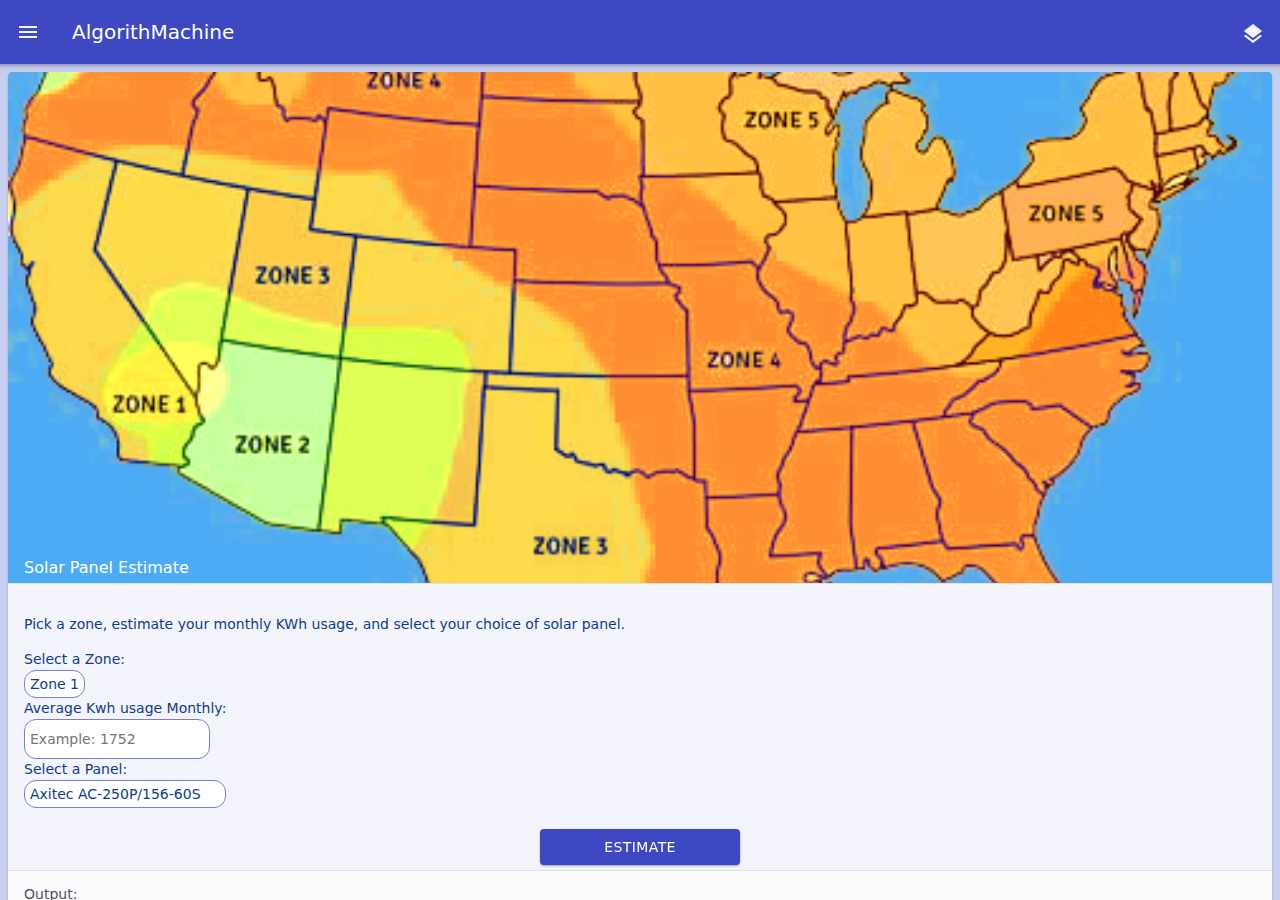
<file: docs/index.html>
<!DOCTYPE html>
<html lang="en">

<head>
    <meta charset="utf-8">
    <meta http-equiv="Content-Security-Policy" content="default-src * 'self' 'unsafe-inline' 'unsafe-eval' data: gap: content:">
    <meta name="viewport" content="width=device-width, initial-scale=1, maximum-scale=1, minimum-scale=1, user-scalable=no, minimal-ui, viewport-fit=cover">
    <meta name="apple-mobile-web-app-capable" content="yes">
    <meta name="apple-mobile-web-app-status-bar-style" content="default">
    <meta name="theme-color" content="#2196f3">
    <meta name="format-detection" content="telephone=no">
    <meta name="msapplication-tap-highlight" content="no">
    <title>AlgorithMachine</title>

    <link rel="stylesheet" href="framework7/css/framework7.bundle.min.css">
    <link rel="stylesheet" href="css/icons.css">
    <link rel="stylesheet" href="css/app.css">
    <link rel="stylesheet" href="css/framework7-icons.css">
    <style>
    </style>
</head>

<body>
    <div id="app">
        <!-- Status bar overlay for fullscreen mode-->
        <div class="statusbar"></div>
        <!-- Left panel with cover effect-->
        <div class="panel panel-left panel-cover theme-dark">
            <div class="view">
                <div class="page">
                    <div class="navbar">
                        <div class="navbar-inner">
                            <div class="title">Information</div>
                        </div>
                    </div>
                    <div class="page-content">
                        <!--Some Links to technology used to make this application as well as an explanation of what an Algorithm is.-->
                        <div class="list media-list">
                            <ul>
                                <li>
                                    <a href="https://en.wikipedia.org/wiki/Algorithm" target="_blank" rel="noopener noreferrer" class="item-link item-content external">
                                        <div class="item-media"><img src="imgs/WikipediaIcon.png" alt="wikipedia" style="width: 32px;"></div>
                                        <div class="item-inner">
                                            <div class="item-title">Algorithm</div>
                                        </div>
                                    </a>
                                </li>
                                <li>
                                    <a href="https://www.freecodecamp.org/" target="_blank" rel="noopener noreferrer" class="item-link item-content external">
                                        <div class="item-media"><img src="imgs/FCCIcon2.png" alt="Freecodecamp" style="width: 38px;"></div>
                                        <div class="item-inner">
                                            <img alt="Freecodecamp" src="imgs/FCCIcon.png" style="height: 32px;">
                                        </div>
                                    </a>
                                </li>
                                <li>
                                    <a href="https://developer.mozilla.org/en-US/docs/Web/JavaScript" target="_blank" rel="noopener noreferrer" class="item-link item-content external">
                                        <div class="item-media"><img src="imgs/MDNIcon.png" alt="Mozilla Developer Network" style="width: 32px;"></div>
                                        <div class="item-inner">
                                            <div class="item-title">Javascript</div>
                                            <div class="item-after">MDN</div>
                                        </div>
                                    </a>
                                </li>
                                <li>
                                    <a href="https://guide.freecodecamp.org/javascript/es6/" target="_blank" rel="noopener noreferrer" class="item-link item-content external">
                                        <div class="item-media"><img src="imgs/FCCIcon2.png" alt="Es6 information on Freecodecamp" style="width: 38px;"></div>
                                        <div class="item-inner">
                                            <div class="item-title">ES6</div>
                                            <div class="item-after">FCC</div>
                                        </div>
                                    </a>
                                </li>
                                <li>
                                    <a href="https://framework7.io/docs/" target="_blank" rel="noopener noreferrer" class="item-link item-content external">
                                        <div class="item-media"><img src="imgs/Fr7Icon.png" alt="Framework7" style="width: 32px;"></div>
                                        <div class="item-inner">
                                            <div class="item-title">Framework7</div>
                                            <div class="item-after">Docs</div>
                                        </div>
                                    </a>
                                </li>
                            </ul>
                        </div>
                    </div>
                </div>
            </div>
        </div>
        <!-- Your main view, should have "view-main" class -->
        <div class="view view-main safe-areas">
            <!-- Page, data-name contains page name which can be used in callbacks -->
            <div class="page" data-name="home">
                <!-- Top Navbar -->
                <div class="navbar">
                    <div class="navbar-inner">
                        <div class="left">
                            <a href="#" class="link icon-only panel-open" data-panel="left">
                                <i class="icon f7-icons ios-only" style="color:rgb(245, 245, 250);">menu</i>
                                <i class="icon material-icons md-only" style="color:rgb(245, 245, 250);">menu</i>
                            </a>
                        </div>

                        <div class="title sliding">AlgorithMachine</div>
                        <div class="right">

                            <a class="ac-6" href="#">
                                <i class="icon link icon-only f7-icons ios-only" style="color:rgb(245, 245, 250); margin-right: 15px;">layers</i>
                                <i class="icon material-icons md-only" style="color:rgb(245, 245, 250); margin-right: 15px;">layers</i>
                            </a>
                        </div>
                    </div>
                </div>
                <!-- Toolbar-->
                <!-- Scrollable page content-->

                <div class="page-content" style="background-color: #c8cff1;">

<!-- 
    ----- Each Algorithm is contained on a card, each card has three parts, a header with a related image, a content section with inputs and information, and a footer where the output is sent.
-->

                    <div class="card demo-card-header-pic">
                        <div id="theSolar" style="background-image:url(imgs/Solarmap.png)" class="card-header align-items-flex-end">Solar Panel Estimate</div>

                        <div class="card-content card-content-padding">
                            <code class="code date">function sunHours(){
                                let hrs;
                                let theZone = document.forms.solarForm.zone.selectedIndex;
                                theZone +=1;
                                switch(theZone) {
                                case 1:
                                hrs = 6;
                                break;
                                case 2:
                                hrs = 5.5;
                                case 3:
                                hrs = 5;
                                break;
                                case 4:
                                hrs = 4.5;
                                break;
                                case 5:
                                hrs = 4.2;
                                break;
                                case 6:
                                hrs = 3.5;
                                break;
                                default:
                                hrs = 0;
                                }
                                return hrs;
                                }
                                <br>
                                function dailyKwh(){
                                let monthlyUse = document.getElementById('kwhIn').value;
                                return monthlyUse * 12/365;
                                }
                                <br>
                                function calculatePanel(){
                                let userChoice = document.getElementById('panelIn').selectedIndex;
                                let panelOptions = document.getElementById('panelIn').options;
                                let power = panelOptions[userChoice].value;
                                let name = panelOptions[userChoice].text;
                                let x = [power, name]
                                return x;
                                }
                                <br>
                                function calculateSolar(){
                                let dailyUseKw = dailyKwh();
                                let sunHoursPerDay = sunHours();

                                let minKwNeeds = dailyUseKw/sunHoursPerDay;
                                let realKwNeeds = minKwNeeds * 1.25;

                                let realWattNeeds = realKwNeeds * 1000;

                                let panelInfo = calculatePanel();
                                let panelOutput = panelInfo[0];
                                let panelName = panelInfo[1];

                                let panelsNeeded = Math.ceil(realWattNeeds/panelOutput);
                                document.getElementById('solarRecommendation').innerHTML = feedback;}
                            </code>
                            <p id="">Pick a zone, estimate your monthly KWh usage, and select your choice of solar panel.</p>
                            <div><label>Select a Zone: <select id="zoneIn">
                                        <option>Zone 1</option>
                                        <option>Zone 2</option>
                                        <option>Zone 3</option>
                                        <option>Zone 4</option>
                                        <option>Zone 5</option>
                                        <option>Zone 6</option>
                                    </select></label>
                                <label>Average Kwh usage Monthly: <input class="myInput" id="kwhIn" type="number" placeholder="Example: 1752"></label>

                            </div>
                            <label>Select a Panel: <select id="panelIn">
                                    <option value="250">Axitec AC-250P/156-60S </option>
                                    <option value="275">Canadian Solar CS6K-275M </option>
                                    <option value="260">Hanwha Q.Pro BFR-G4.260 </option>
                                </select></label>
                        </div>
                        <code></code>
                        <div style="background-color: #f4f5fc;  display:flex; justify-content:center;"><button onclick="calculateSolar()" style=" width: 200px;" class="button button-raised" id="theCarpet">Estimate</button></div>
                        <div class="card-footer">
                            <div id="solarRecommendation">Output:</div>
                        </div>
                    </div>

                    <div class="card demo-card-header-pic">
                        <div id="" style="background-image:url(https://images.unsplash.com/photo-1486563232043-254f15b9059c?ixlib=rb-1.2.1&ixid=eyJhcHBfaWQiOjEyMDd9&auto=format&fit=crop&w=1600&q=60)" class="card-header align-items-flex-end">Carpet Calculator</div>
                        <div class="card-content card-content-padding">
                            <code class="code date">
                                function floor(diameter){
                                let radius = diameter/2;
                                let floorArea = Math.PI * (radius * radius);
                                return floorArea + " Square Foot";
                                }
                            </code>
                            <p id="theWalls">Calculate how many Sq Ft of carpet needed for a circular room.</p>
                            <label>Diameter of the room:<input class="item-input item-input-outline" id="carpetIn" type="text" placeholder="Wall to Wall" onkeyup="setTimeout(convertMe(floor,'carpetIn','carpetOut'), 1000)"></label>
                        </div>
                        <div class="card-footer">
                            <div>Sq Ft of Carpet needed:<div id="carpetOut"></div>
                            </div>
                        </div>
                    </div>

                    <div class="card demo-card-header-pic">
                        <div id="" style="background-image:url(https://images.unsplash.com/photo-1525909002-1b05e0c869d8?ixlib=rb-1.2.1&ixid=eyJhcHBfaWQiOjEyMDd9&auto=format&fit=crop&w=1575&q=80)" class="card-header align-items-flex-end">Paint the Walls</div>
                        <div class="card-content card-content-padding">
                            <code class="code date">function walls(height){
                                let radius = document.getElementById('carpetIn').value/2;
                                let circumference = 2 * Math.PI * radius;
                                let wallArea = circumference * height;
                                return wallArea;
                                }
                            </code>
                            <p id="thePig">Paint the walls of a circular room, don't forget to measure the floor first in the previous algorithm.</p>
                            <label>Height of the Walls:<input id="paintIn" type="text" placeholder="Measure the Floor first!" onkeyup="setTimeout(convertMe(walls,'paintIn','paintOut'), 1000)"></label>
                        </div>
                        <div class="card-footer">
                            <div>Sq ft to Paint:<div id="paintOut"></div>
                            </div>
                        </div>
                    </div>
                    <div class="card demo-card-header-pic">
                        <div style="background-image:url(https://images.unsplash.com/photo-1537033206914-9d3551ff8103?ixlib=rb-1.2.1&ixid=eyJhcHBfaWQiOjEyMDd9&auto=format&fit=crop&w=1350&q=80)" class="card-header align-items-flex-end">Pig Latin Translator</div>
                        <div class="card-content card-content-padding">
                            <code class="code date">function translatePigLatin(str) {
                                var pigLatin = '';
                                var regex = /[aeiou]/gi;
                                if (str[0].match(regex)) {
                                pigLatin = str + 'way';
                                } else if(str.match(regex) === null) {
                                pigLatin = str + 'ay';
                                } else {
                                var vowelIndice = str.indexOf(str.match(regex)[0]);
                                pigLatin = str.substr(vowelIndice) + str.substr(0, vowelIndice) + 'ay';
                                }
                                return pigLatin;
                                }</code>
                            <p id="theReverse">Translates a word into Pig Latin!</p>
                            <label>Sensible Word:<input id="pigIn" type="text" placeholder="Write a string here!" onkeyup="setTimeout(convertMe(translatePigLatin,'pigIn','pigOut'), 1000)"></label>
                        </div>
                        <div class="card-footer">
                            <div>Veritable Nonsense:<p id="pigOut"></p>
                            </div>
                        </div>
                    </div>
                    <div class="card demo-card-header-pic">
                        <div style="background-image:url(https://images.unsplash.com/photo-1536250136195-1772ab2d3786?ixlib=rb-1.2.1&ixid=eyJhcHBfaWQiOjEyMDd9&auto=format&fit=crop&w=1532&q=80)" class="card-header align-items-flex-end">String Reverser</div>
                        <div class="card-content card-content-padding">
                            <code class="code date">function reverseString(str) {let array = [...str];
                                let backwardsArray = array.reverse();
                                let result = backwardsArray.toString().replace(/,/g, '');
                                return result;
                                };</code>
                            <p id="theFinder">Submit a string of letters and words to have it reversed!</p>
                            <label>A word or phrase:<input id="rvrseInput" type="text" placeholder="Write a string here!" onkeyup="setTimeout(convertMe(reverseString,'rvrseInput','strRvrseOut'), 1000)"></label>
                        </div>
                        <div class="card-footer">
                            <div>:esarhp ro drow A<p id="strRvrseOut"></p>
                            </div>
                        </div>
                    </div>

                    <div class="card demo-card-header-pic">
                        <div style="background-image:url(https://images.unsplash.com/photo-1533226458520-6f71cffeaa6a?ixlib=rb-1.2.1&ixid=eyJhcHBfaWQiOjEyMDd9&auto=format&fit=crop&w=1275&q=80)" class="card-header align-items-flex-end">Missing Letter!</div>
                        <div class="card-content card-content-padding">
                            <code class="code date">function fearNotLetter(str) {
                                let alphabet = "abcdefghijklmnopqrstuvwxyz",
                                chunk = alphabet.slice(alphabet.indexOf(str[0]), alphabet.indexOf(str[0]) + str.length + 1);
                                for (let l of chunk){
                                if (!str.includes(l)){
                                return l;
                                }
                                }
                                };</code>
                            <p id="theSpinal">Finds the first missing letter in a alphabetical series! (try abcdefghjk or lmnpqrs!)</p>
                            <label>Series of Letters:<input id="missing" type="text" placeholder="Write a string here!" onkeyup="setTimeout(convertMe(fearNotLetter,'missing','missingOut'), 1000)"></label>
                        </div>
                        <div class="card-footer">
                            <div>Was this your letter?<p id="missingOut"></p>
                            </div>
                        </div>
                    </div>
                    <div class="card demo-card-header-pic">
                        <div style="background-image:url(https://images.unsplash.com/photo-1539815208687-a0f05e15d601?ixlib=rb-1.2.1&ixid=eyJhcHBfaWQiOjEyMDd9&auto=format&fit=crop&w=967&q=80)" class="card-header align-items-flex-end">Spinalcase</div>
                        <div class="card-content card-content-padding">
                            <code class="code date">function spinalCase(str) {
                                return str.split(/\s|_|(?=[A-Z])/).join('-').toLowerCase()
                              }</code>
                            <p id="theUpper">Converts a string to Spinal Case (all lowercase words joined by dashes)</p>
                            <label>Write a sentence:<input id="spinalIn" type="text" placeholder="Write a string here!" onkeyup="setTimeout(convertMe(spinalCase,'spinalIn','spinalOut'), 1000)"></label>
                        </div>
                        <div class="card-footer">
                            <div>Output:<p id="spinalOut"></p>
                            </div>
                        </div>
                    </div>
                    <div class="card demo-card-header-pic">
                        <div style="background-image:url(https://images.unsplash.com/photo-1513957723230-c330c6152342?ixlib=rb-1.2.1&ixid=eyJhcHBfaWQiOjEyMDd9&auto=format&fit=crop&w=1500&q=80)" class="card-header align-items-flex-end">To Uppercase</div>
                        <div class="card-content card-content-padding">
                            <code class="code date">function titleCase(str) {
                                return str.toLowerCase().replace(/(^|\s)\S/g, (L) => L.toUpperCase());
                                };</code>
                            <p id="theFactor">Makes the first letter of each word in a string uppercase.</p>
                            <label>Write a sentence:<input id="upperIn" type="text" placeholder="Write a string here!" onkeyup="setTimeout(convertMe(titleCase,'upperIn','upperOut'), 1000)"></label>
                        </div>
                        <div class="card-footer">
                            <div>Can you hear me now?<p id="upperOut"></p>
                            </div>
                        </div>
                    </div>
                    <div class="card demo-card-header-pic">
                        <div style="background-image:url(https://images.unsplash.com/photo-1509228627152-72ae9ae6848d?ixlib=rb-1.2.1&ixid=eyJhcHBfaWQiOjEyMDd9&auto=format&fit=crop&w=1050&q=80)" class="card-header align-items-flex-end">Factorialize</div>
                        <div class="card-content card-content-padding">
                            <code class="code date">function factorialize(num) {
                                let posIntegers = [];
                                if (num == 0){ return 1};
                                while (num > 0){
                                posIntegers.push(num);
                                num--;
                                }
                                return posIntegers.reduce( (a,b) => a * b );
                                };</code>
                            <p id="theDNA">Multiplies a number by each number that preceeds it:</p>
                            <label>Start with a smaller number:<input placeholder="Number" id="firstNum" type="number" onkeyup="setTimeout(convertMe(factorialize,'firstNum','secondNum'), 1000)"></label>
                        </div>
                        <div class="card-footer">
                            <div>Much Bigger Number:<p id="secondNum"></p>
                            </div>
                        </div>
                    </div>

                    <div class="card demo-card-header-pic">
                        <div style="background-image:url(https://images.unsplash.com/photo-1507413245164-6160d8298b31?ixlib=rb-1.2.1&ixid=eyJhcHBfaWQiOjEyMDd9&auto=format&fit=crop&w=1500&q=80)" class="card-header align-items-flex-end">DNA Matcher</div>
                        <div class="card-content card-content-padding">
                            <code class="code date">function pairElement(str) {
                                str = str.toUpperCase();
                                const pairs = {
                                "A": "T",
                                "T": "A",
                                "C": "G",
                                "G": "C"
                                }
                                let arr = str.split("");
                                return arr.map(x => [x,pairs[x]]);
                                };
                                };</code>
                            <p id="theCelc">Returns a DNA pair based on input (cytosine [C], guanine [G], adenine [A] or thymine [T])</p>
                            <label>Put your DNA here:<input required validate pattern="a|c|g|t" id="dnaIn" type="text" placeholder="aagtcc" onkeyup="setTimeout(convertMe(pairElement,'dnaIn','dnaOut'), 1000)"></label>
                        </div>
                        <div class="card-footer">
                            <div>Result:<p id="dnaOut"></p>
                            </div>
                        </div>
                    </div>
                    <div class="card demo-card-header-pic">
                        <div id="theCelc" style="background-image:url(https://images.unsplash.com/photo-1483664852095-d6cc6870702d?ixlib=rb-1.2.1&ixid=eyJhcHBfaWQiOjEyMDd9&auto=format&fit=crop&w=1950&q=80)" class="card-header align-items-flex-end">Celcius Temperature Converter</div>
                        <div class="card-content card-content-padding">
                            <code class="date code">function convertToF(celsius) {
                                let fahrenheit = (celsius * 9/5) + 32 ;
                                return fahrenheit;
                                };</code>
                            <p>Enter a temperature in Celcius to convert to Fahrenheit:</p>
                            <label>Temperature in Celcius:<input id="tempInput" type="text" placeholder="Temperature" onkeyup="setTimeout(convertMe(convertToF,'tempInput','tempOutput'), 100)"></label>
                        </div>
                        <div class="card-footer">
                            <div>Temperature in Fahrenheit:<p id="tempOutput"></p>
                            </div>
                        </div>

                    </div>


                    <br>
                    <br>
                </div>
            </div>
        </div>
    </div>

    <!-- Framework7 library -->
    <script src="framework7/js/framework7.bundle.min.js"></script>

    <!-- App routes -->
    <script src="js/routes.js"></script>

    <!-- Your custom app scripts -->
    <script src="js/app.js"></script>
    <script src="js/main.js"></script>
</body>

</html>
</file>
<file: docs/css/icons.css>
/* Material Icons Font (for MD theme) */
@font-face {
  font-family: 'Material Icons';
  font-style: normal;
  font-weight: 400;
  src: url(../fonts/MaterialIcons-Regular.eot); /* For IE6-8 */
  src: local('Material Icons'),
       local('MaterialIcons-Regular'),
       url(../fonts/MaterialIcons-Regular.woff2) format('woff2'),
       url(../fonts/MaterialIcons-Regular.woff) format('woff'),
       url(../fonts/MaterialIcons-Regular.ttf) format('truetype');
}

.material-icons {
  font-family: 'Material Icons';
  font-weight: normal;
  font-style: normal;
  font-size: 24px;  /* Preferred icon size */
  display: inline-block;
  line-height: 1;
  text-transform: none;
  letter-spacing: normal;
  word-wrap: normal;
  white-space: nowrap;
  direction: ltr;

  /* Support for all WebKit browsers. */
  -webkit-font-smoothing: antialiased;
  /* Support for Safari and Chrome. */
  text-rendering: optimizeLegibility;

  /* Support for Firefox. */
  -moz-osx-font-smoothing: grayscale;

  /* Support for IE. */
  font-feature-settings: 'liga';
}

/* Framework7 Icons Font (for iOS theme) */
@font-face {
  font-family: 'Framework7 Icons';
  font-style: normal;
  font-weight: 400;
  src: url("../fonts/Framework7Icons-Regular.eot");
  src: url("../fonts/Framework7Icons-Regular.woff2") format("woff2"),
       url("../fonts/Framework7Icons-Regular.woff") format("woff"),
       url("../fonts/Framework7Icons-Regular.ttf") format("truetype");
}

.f7-icons {
  font-family: 'Framework7 Icons';
  font-weight: normal;
  font-style: normal;
  font-size: 25px;
  line-height: 1;
  letter-spacing: normal;
  text-transform: none;
  display: inline-block;
  white-space: nowrap;
  word-wrap: normal;
  direction: ltr;
  -webkit-font-smoothing: antialiased;
  text-rendering: optimizeLegibility;
  -moz-osx-font-smoothing: grayscale;
  -webkit-font-feature-settings: "liga";
  -moz-font-feature-settings: "liga=1";
  -moz-font-feature-settings: "liga";
  font-feature-settings: "liga";
  text-align: center;
}
</file>
<file: docs/css/app.css>
/* Your app styles here */
.demo-card-header-pic .card-header {
    height: 40vw;
    background-size: cover;
    background-position: center;
    color: #fff;
}

.card-footer {
    background-color: #fbfbfd;
    color: rgb(84, 76, 104);
}

.card-content {
    background-color: #f4f5fc;
    color: rgb(12, 61, 136);
}

.demo-card-header-pic .card-content-padding .date {
    color: #8e8e93;

}

.navbar {
    background-color: #3D48C2;
    color: #ffffff;
}

.page-content {
    background-color: #c8cff1;
}

li {
    background-color: #6a83f1;
}

.code {
    display: none;
}

.contents-list-imgs {
    object-fit: cover;
    width: 48px;
    height: 48px;
    border-radius: 15px;
}

input {
    height: 40px;
    font-size: 80px;
}

input:active {
    border-bottom: medium, solid, #6a83f1;
}

select,
input {
    border-radius: 12px !important;
    border: solid thin #787ED4 !important;
    padding: 5px !important;
    background-color: white !important;
}

.card-header {
    text-shadow: 5px, 10px !important;
    background-color:black;
}

button {
    color: white !important;
    background-color: #3D48C2 !important;
    margin: 5px !important;
}
</file>
<file: docs/css/framework7-icons.css>
@font-face {
  font-family: 'Framework7 Icons';
  font-style: normal;
  font-weight: 400;
  src: url("../fonts/Framework7Icons-Regular.eot");
  src: url("../fonts/Framework7Icons-Regular.woff2") format("woff2"),
       url("../fonts/Framework7Icons-Regular.woff") format("woff"),
       url("../fonts/Framework7Icons-Regular.ttf") format("truetype");
}

.f7-icons, .framework7-icons {
  font-family: 'Framework7 Icons';
  font-weight: normal;
  font-style: normal;
  font-size: 28px;
  line-height: 1;
  letter-spacing: normal;
  text-transform: none;
  display: inline-block;
  white-space: nowrap;
  word-wrap: normal;
  direction: ltr;
  -webkit-font-smoothing: antialiased;
  text-rendering: optimizeLegibility;
  -moz-osx-font-smoothing: grayscale;
  -webkit-font-feature-settings: "liga";
  -moz-font-feature-settings: "liga=1";
  -moz-font-feature-settings: "liga";
  font-feature-settings: "liga";
  text-align: center;
}
</file>
<file: docs/framework7/css/framework7.bundle.min.css>
/**
 * Framework7 4.0.0
 * Full featured mobile HTML framework for building iOS & Android apps
 * http://framework7.io/
 *
 * Copyright 2014-2019 Vladimir Kharlampidi
 *
 * Released under the MIT License
 *
 * Released on: February 7, 2019
 */

:root{--f7-theme-color:#007aff;--f7-theme-color-rgb:0,122,255;--f7-theme-color-shade:#0066d6;--f7-theme-color-tint:#298fff;--f7-safe-area-left:0px;--f7-safe-area-right:0px;--f7-safe-area-top:0px;--f7-safe-area-bottom:0px;--f7-safe-area-outer-left:0px;--f7-safe-area-outer-right:0px;--f7-device-pixel-ratio:1}@supports (left:env(safe-area-inset-left)){:root{--f7-safe-area-top:env(safe-area-inset-top);--f7-safe-area-bottom:env(safe-area-inset-bottom)}:root .ios-edges,:root .ios-left-edge,:root .panel-left,:root .popup,:root .safe-area-left,:root .safe-areas,:root .sheet-modal{--f7-safe-area-left:env(safe-area-inset-left);--f7-safe-area-outer-left:env(safe-area-inset-left)}:root .ios-edges,:root .ios-right-edge,:root .panel-right,:root .popup,:root .safe-area-right,:root .safe-areas,:root .sheet-modal{--f7-safe-area-right:env(safe-area-inset-right);--f7-safe-area-outer-right:env(safe-area-inset-right)}:root .no-ios-edges,:root .no-ios-left-edge,:root .no-safe-area-left,:root .no-safe-areas{--f7-safe-area-left:0px;--f7-safe-area-outer-left:0px}:root .no-ios-edges,:root .no-ios-right-edge,:root .no-safe-area-right,:root .no-safe-areas{--f7-safe-area-right:0px;--f7-safe-area-outer-right:0px}}@media (-webkit-min-device-pixel-ratio:2),(min-resolution:2dppx){:root{--f7-device-pixel-ratio:2}}@media (-webkit-min-device-pixel-ratio:3),(min-resolution:3dppx){:root{--f7-device-pixel-ratio:3}}.ios{--f7-font-family:-apple-system,SF Pro Text,SF UI Text,system-ui,Helvetica Neue,Helvetica,Arial,sans-serif;--f7-text-color:#000;--f7-font-size:14px;--f7-line-height:1.4}.ios .theme-dark,.ios.theme-dark{--f7-text-color:#fff}.md{--f7-font-family:Roboto,system-ui,Noto,Helvetica,Arial,sans-serif;--f7-text-color:#212121;--f7-font-size:14px;--f7-line-height:1.5}.md .theme-dark,.md.theme-dark{--f7-text-color:rgba(255, 255, 255, 0.87)}:root{--f7-bars-bg-image:none;--f7-bars-bg-color:#f7f7f8;--f7-bars-bg-color-rgb:247,247,248;--f7-bars-text-color:#000;--f7-bars-shadow-bottom-image:linear-gradient(to bottom, rgba(0, 0, 0, 0.25) 0%, rgba(0, 0, 0, 0.08) 40%, rgba(0, 0, 0, 0.04) 50%, rgba(0, 0, 0, 0) 90%, rgba(0, 0, 0, 0) 100%);--f7-bars-shadow-top-image:linear-gradient(to top, rgba(0, 0, 0, 0.25) 0%, rgba(0, 0, 0, 0.08) 40%, rgba(0, 0, 0, 0.04) 50%, rgba(0, 0, 0, 0) 90%, rgba(0, 0, 0, 0) 100%)}.theme-dark{--f7-bars-bg-color:#1b1b1b;--f7-bars-text-color:#fff}.ios{--f7-bars-border-color:#c4c4c4}.ios .theme-dark,.ios.theme-dark{--f7-bars-border-color:#282829}.md{--f7-bars-border-color:transparent}.text-color-primary{--f7-theme-color-text-color:var(--f7-theme-color)}.bg-color-primary{--f7-theme-color-bg-color:var(--f7-theme-color)}.border-color-primary{--f7-theme-color-border-color:var(--f7-theme-color)}.ripple-color-primary{--f7-theme-color-ripple-color:rgba(var(--f7-theme-color-rgb), 0.3)}:root{--f7-color-red:#ff3b30;--f7-color-red-rgb:255,59,48;--f7-color-red-shade:#ff1407;--f7-color-red-tint:#ff6259;--f7-color-green:#4cd964;--f7-color-green-rgb:76,217,100;--f7-color-green-shade:#2cd048;--f7-color-green-tint:#6ee081;--f7-color-blue:#2196f3;--f7-color-blue-rgb:33,150,243;--f7-color-blue-shade:#0c82df;--f7-color-blue-tint:#48a8f5;--f7-color-pink:#ff2d55;--f7-color-pink-rgb:255,45,85;--f7-color-pink-shade:#ff0434;--f7-color-pink-tint:#ff5676;--f7-color-yellow:#ffcc00;--f7-color-yellow-rgb:255,204,0;--f7-color-yellow-shade:#d6ab00;--f7-color-yellow-tint:#ffd429;--f7-color-orange:#ff9500;--f7-color-orange-rgb:255,149,0;--f7-color-orange-shade:#d67d00;--f7-color-orange-tint:#ffa629;--f7-color-purple:#9c27b0;--f7-color-purple-rgb:156,39,176;--f7-color-purple-shade:#7e208f;--f7-color-purple-tint:#b92fd1;--f7-color-deeppurple:#673ab7;--f7-color-deeppurple-rgb:103,58,183;--f7-color-deeppurple-shade:#563098;--f7-color-deeppurple-tint:#7c52c8;--f7-color-lightblue:#5ac8fa;--f7-color-lightblue-rgb:90,200,250;--f7-color-lightblue-shade:#32bbf9;--f7-color-lightblue-tint:#82d5fb;--f7-color-teal:#009688;--f7-color-teal-rgb:0,150,136;--f7-color-teal-shade:#006d63;--f7-color-teal-tint:#00bfad;--f7-color-lime:#cddc39;--f7-color-lime-rgb:205,220,57;--f7-color-lime-shade:#bac923;--f7-color-lime-tint:#d6e25c;--f7-color-deeporange:#ff6b22;--f7-color-deeporange-rgb:255,107,34;--f7-color-deeporange-shade:#f85200;--f7-color-deeporange-tint:#ff864b;--f7-color-gray:#8e8e93;--f7-color-gray-rgb:142,142,147;--f7-color-gray-shade:#79797f;--f7-color-gray-tint:#a3a3a7;--f7-color-white:#ffffff;--f7-color-white-rgb:255,255,255;--f7-color-white-shade:#ebebeb;--f7-color-white-tint:#ffffff;--f7-color-black:#000000;--f7-color-black-rgb:0,0,0;--f7-color-black-shade:#000000;--f7-color-black-tint:#141414}.color-theme-red{--f7-theme-color:#ff3b30;--f7-theme-color-rgb:255,59,48;--f7-theme-color-shade:#ff1407;--f7-theme-color-tint:#ff6259}.color-theme-green{--f7-theme-color:#4cd964;--f7-theme-color-rgb:76,217,100;--f7-theme-color-shade:#2cd048;--f7-theme-color-tint:#6ee081}.color-theme-blue{--f7-theme-color:#2196f3;--f7-theme-color-rgb:33,150,243;--f7-theme-color-shade:#0c82df;--f7-theme-color-tint:#48a8f5}.color-theme-pink{--f7-theme-color:#ff2d55;--f7-theme-color-rgb:255,45,85;--f7-theme-color-shade:#ff0434;--f7-theme-color-tint:#ff5676}.color-theme-yellow{--f7-theme-color:#ffcc00;--f7-theme-color-rgb:255,204,0;--f7-theme-color-shade:#d6ab00;--f7-theme-color-tint:#ffd429}.color-theme-orange{--f7-theme-color:#ff9500;--f7-theme-color-rgb:255,149,0;--f7-theme-color-shade:#d67d00;--f7-theme-color-tint:#ffa629}.color-theme-purple{--f7-theme-color:#9c27b0;--f7-theme-color-rgb:156,39,176;--f7-theme-color-shade:#7e208f;--f7-theme-color-tint:#b92fd1}.color-theme-deeppurple{--f7-theme-color:#673ab7;--f7-theme-color-rgb:103,58,183;--f7-theme-color-shade:#563098;--f7-theme-color-tint:#7c52c8}.color-theme-lightblue{--f7-theme-color:#5ac8fa;--f7-theme-color-rgb:90,200,250;--f7-theme-color-shade:#32bbf9;--f7-theme-color-tint:#82d5fb}.color-theme-teal{--f7-theme-color:#009688;--f7-theme-color-rgb:0,150,136;--f7-theme-color-shade:#006d63;--f7-theme-color-tint:#00bfad}.color-theme-lime{--f7-theme-color:#cddc39;--f7-theme-color-rgb:205,220,57;--f7-theme-color-shade:#bac923;--f7-theme-color-tint:#d6e25c}.color-theme-deeporange{--f7-theme-color:#ff6b22;--f7-theme-color-rgb:255,107,34;--f7-theme-color-shade:#f85200;--f7-theme-color-tint:#ff864b}.color-theme-gray{--f7-theme-color:#8e8e93;--f7-theme-color-rgb:142,142,147;--f7-theme-color-shade:#79797f;--f7-theme-color-tint:#a3a3a7}.color-theme-white{--f7-theme-color:#ffffff;--f7-theme-color-rgb:255,255,255;--f7-theme-color-shade:#ebebeb;--f7-theme-color-tint:#ffffff}.color-theme-black{--f7-theme-color:#000000;--f7-theme-color-rgb:0,0,0;--f7-theme-color-shade:#000000;--f7-theme-color-tint:#141414}.color-red{--f7-theme-color:#ff3b30;--f7-theme-color-rgb:255,59,48;--f7-theme-color-shade:#ff1407;--f7-theme-color-tint:#ff6259}.text-color-red{--f7-theme-color-text-color:#ff3b30}.bg-color-red{--f7-theme-color-bg-color:#ff3b30}.border-color-red{--f7-theme-color-border-color:#ff3b30}.ripple-color-red,.ripple-red{--f7-theme-color-ripple-color:rgba(255, 59, 48, 0.3)}.color-green{--f7-theme-color:#4cd964;--f7-theme-color-rgb:76,217,100;--f7-theme-color-shade:#2cd048;--f7-theme-color-tint:#6ee081}.text-color-green{--f7-theme-color-text-color:#4cd964}.bg-color-green{--f7-theme-color-bg-color:#4cd964}.border-color-green{--f7-theme-color-border-color:#4cd964}.ripple-color-green,.ripple-green{--f7-theme-color-ripple-color:rgba(76, 217, 100, 0.3)}.color-blue{--f7-theme-color:#2196f3;--f7-theme-color-rgb:33,150,243;--f7-theme-color-shade:#0c82df;--f7-theme-color-tint:#48a8f5}.text-color-blue{--f7-theme-color-text-color:#2196f3}.bg-color-blue{--f7-theme-color-bg-color:#2196f3}.border-color-blue{--f7-theme-color-border-color:#2196f3}.ripple-blue,.ripple-color-blue{--f7-theme-color-ripple-color:rgba(33, 150, 243, 0.3)}.color-pink{--f7-theme-color:#ff2d55;--f7-theme-color-rgb:255,45,85;--f7-theme-color-shade:#ff0434;--f7-theme-color-tint:#ff5676}.text-color-pink{--f7-theme-color-text-color:#ff2d55}.bg-color-pink{--f7-theme-color-bg-color:#ff2d55}.border-color-pink{--f7-theme-color-border-color:#ff2d55}.ripple-color-pink,.ripple-pink{--f7-theme-color-ripple-color:rgba(255, 45, 85, 0.3)}.color-yellow{--f7-theme-color:#ffcc00;--f7-theme-color-rgb:255,204,0;--f7-theme-color-shade:#d6ab00;--f7-theme-color-tint:#ffd429}.text-color-yellow{--f7-theme-color-text-color:#ffcc00}.bg-color-yellow{--f7-theme-color-bg-color:#ffcc00}.border-color-yellow{--f7-theme-color-border-color:#ffcc00}.ripple-color-yellow,.ripple-yellow{--f7-theme-color-ripple-color:rgba(255, 204, 0, 0.3)}.color-orange{--f7-theme-color:#ff9500;--f7-theme-color-rgb:255,149,0;--f7-theme-color-shade:#d67d00;--f7-theme-color-tint:#ffa629}.text-color-orange{--f7-theme-color-text-color:#ff9500}.bg-color-orange{--f7-theme-color-bg-color:#ff9500}.border-color-orange{--f7-theme-color-border-color:#ff9500}.ripple-color-orange,.ripple-orange{--f7-theme-color-ripple-color:rgba(255, 149, 0, 0.3)}.color-purple{--f7-theme-color:#9c27b0;--f7-theme-color-rgb:156,39,176;--f7-theme-color-shade:#7e208f;--f7-theme-color-tint:#b92fd1}.text-color-purple{--f7-theme-color-text-color:#9c27b0}.bg-color-purple{--f7-theme-color-bg-color:#9c27b0}.border-color-purple{--f7-theme-color-border-color:#9c27b0}.ripple-color-purple,.ripple-purple{--f7-theme-color-ripple-color:rgba(156, 39, 176, 0.3)}.color-deeppurple{--f7-theme-color:#673ab7;--f7-theme-color-rgb:103,58,183;--f7-theme-color-shade:#563098;--f7-theme-color-tint:#7c52c8}.text-color-deeppurple{--f7-theme-color-text-color:#673ab7}.bg-color-deeppurple{--f7-theme-color-bg-color:#673ab7}.border-color-deeppurple{--f7-theme-color-border-color:#673ab7}.ripple-color-deeppurple,.ripple-deeppurple{--f7-theme-color-ripple-color:rgba(103, 58, 183, 0.3)}.color-lightblue{--f7-theme-color:#5ac8fa;--f7-theme-color-rgb:90,200,250;--f7-theme-color-shade:#32bbf9;--f7-theme-color-tint:#82d5fb}.text-color-lightblue{--f7-theme-color-text-color:#5ac8fa}.bg-color-lightblue{--f7-theme-color-bg-color:#5ac8fa}.border-color-lightblue{--f7-theme-color-border-color:#5ac8fa}.ripple-color-lightblue,.ripple-lightblue{--f7-theme-color-ripple-color:rgba(90, 200, 250, 0.3)}.color-teal{--f7-theme-color:#009688;--f7-theme-color-rgb:0,150,136;--f7-theme-color-shade:#006d63;--f7-theme-color-tint:#00bfad}.text-color-teal{--f7-theme-color-text-color:#009688}.bg-color-teal{--f7-theme-color-bg-color:#009688}.border-color-teal{--f7-theme-color-border-color:#009688}.ripple-color-teal,.ripple-teal{--f7-theme-color-ripple-color:rgba(0, 150, 136, 0.3)}.color-lime{--f7-theme-color:#cddc39;--f7-theme-color-rgb:205,220,57;--f7-theme-color-shade:#bac923;--f7-theme-color-tint:#d6e25c}.text-color-lime{--f7-theme-color-text-color:#cddc39}.bg-color-lime{--f7-theme-color-bg-color:#cddc39}.border-color-lime{--f7-theme-color-border-color:#cddc39}.ripple-color-lime,.ripple-lime{--f7-theme-color-ripple-color:rgba(205, 220, 57, 0.3)}.color-deeporange{--f7-theme-color:#ff6b22;--f7-theme-color-rgb:255,107,34;--f7-theme-color-shade:#f85200;--f7-theme-color-tint:#ff864b}.text-color-deeporange{--f7-theme-color-text-color:#ff6b22}.bg-color-deeporange{--f7-theme-color-bg-color:#ff6b22}.border-color-deeporange{--f7-theme-color-border-color:#ff6b22}.ripple-color-deeporange,.ripple-deeporange{--f7-theme-color-ripple-color:rgba(255, 107, 34, 0.3)}.color-gray{--f7-theme-color:#8e8e93;--f7-theme-color-rgb:142,142,147;--f7-theme-color-shade:#79797f;--f7-theme-color-tint:#a3a3a7}.text-color-gray{--f7-theme-color-text-color:#8e8e93}.bg-color-gray{--f7-theme-color-bg-color:#8e8e93}.border-color-gray{--f7-theme-color-border-color:#8e8e93}.ripple-color-gray,.ripple-gray{--f7-theme-color-ripple-color:rgba(142, 142, 147, 0.3)}.color-white{--f7-theme-color:#ffffff;--f7-theme-color-rgb:255,255,255;--f7-theme-color-shade:#ebebeb;--f7-theme-color-tint:#ffffff}.text-color-white{--f7-theme-color-text-color:#ffffff}.bg-color-white{--f7-theme-color-bg-color:#ffffff}.border-color-white{--f7-theme-color-border-color:#ffffff}.ripple-color-white,.ripple-white{--f7-theme-color-ripple-color:rgba(255, 255, 255, 0.3)}.color-black{--f7-theme-color:#000000;--f7-theme-color-rgb:0,0,0;--f7-theme-color-shade:#000000;--f7-theme-color-tint:#141414}.text-color-black{--f7-theme-color-text-color:#000000}.bg-color-black{--f7-theme-color-bg-color:#000000}.border-color-black{--f7-theme-color-border-color:#000000}.ripple-black,.ripple-color-black{--f7-theme-color-ripple-color:rgba(0, 0, 0, 0.3)}@font-face{font-family:framework7-core-icons;src:url("data:application/font-woff;charset=utf-8;base64, [base64]/AAAAAQAAAAEABEBRGdhc3AAAAmoAAAACAAAAAj//wADZ2x5ZgAAA4gAAAOZAAAITCn3I+5oZWFkAAABbAAAADAAAAA2FHn/62hoZWEAAAGcAAAAIAAAACQHggM3aG10eAAAAigAAABMAAABDCk9AApsb2NhAAADAAAAAIgAAACIN4I51G1heHAAAAG8AAAAHwAAACAAiQBLbmFtZQAAByQAAAFTAAAC1pgGDVZwb3N0AAAIeAAAAS4AAAH92CB3HXjaY2BkYGAA4uKM/yHx/DZfGbiZGEDgRu397TD6/89/vSxpTJ+BXA4GsDQAfeMOn3jaY2BkYGD6/K+XQY8l7f9PBgaWNAagCApwBgCRZgXAeNpjYGRgYHBmkGJgYQABJiBmZACJOTDogQQADRYA1QB42mNgYfzCOIGBlYGB0YcxjYGBwR1Kf2WQZGhhYGBiYGVmgAFGBiQQkOaawtDAoMBQxXjg/wEGPabPjMUwNYwHwEoUGMQAQ7UMZAAAeNpj2M0gyAACqxgGNWAMAGIdID4A5OwD0rOA+BBI7P9PhuNAMSBmSYOK+wLxWSCWAGI3CGZKg/KBNBNIjTHEHKazED1MQD4AiKAPYnjaY2BgYGaAYBkGRgYQiAHyGMF8FgYHIM3DwMHABGQrMOgyWDLEM1T9/w8UBfEMgLzE////P/5//f/V/xv+r4eaAAeMbAxwIUYmIMHEgKYAYjUcsDAwsLKxc3BycfPw8jEQA/[base64]/tpZa82nVpcYhW0qZUrgWKezAtDcHuwZdYJeiUQ0yIe5N8LAGhHhyMRW6GHNqTZdOeKqu9KBc1oFMpPqlQh0JOPgXiVd/MaoOT/gclMLNv5pu3b7753pshQWEi2sc6+UijxUPQ1WJbm6AX2cOA/7TY9gke0qFPwn4Jt7UAXhXbkLgVtsKmFZ4Pf/dttYp158cwLI4Gbl3VeRS+JsfvsHfY/x4TlzAfo58IBdME90ncxAbfsBDFKEEUSQei8WwhZ2Tj0UDayPltM4SEbf6wViyuFR/fXV29u4ry1L3p6a3pLZSKa0tLa1+vSvjl9L0pCbocRr/C4k0iRJl0SMhIyzCNXCH7AeIwAfwVnIsHT06C8VRwGGoLMQzG54KdE4kOQy7n0Rm6eMLvwHscJaGZeTMwn5Yx4rGolkhLlswWpR1jR1tcXqlUHn6zoP20eePGZrmxY9Rj2kLlYaWy8tmiVt4slzcVLzKow+f1E81qHNLubG/rrRYKytCY+zlaaNAV3jWWkk4JDS3naVPv9/XmnznXjn1pCr/hjoxnIwHTbiKkO/2mvj62hNFL1uIj1oLfM7uwDKYfZUmlvFdh+MEn5zN3OvL8w9Az+IZSE567Ssg9otRzOdtMxrR7B3q9rv/M31rmzfU8U01o4+VMra4rHZ3GRFWcU1DmN2OyQ8LmjNqmmNPFTESfm4jMCFHqFXpe+9T53bnY24MPWfj29v7p2d6S/er0NexcSLf/aiYF4/fXRkvqZH3flQbXWUBPsxK+RIkCPElo19gbH+qnWzpjbOa/UJxpA30Y6u2nJaRi/nwqhr5joX9uWfuWpfbsIsm68rkzkLogOaLk8+fJrmvcvW7jc44j882Z1MwDJQ4MZTw+r304CGvj+tw+0Gs1XdVhQ1RxzkxmiXIznL+ZQBocy1Py2Dk+dmj0frXqtRLo6GhER9i/BNKbnPOQuQIlz86SXYwZezVVxX3OF0FTpBUtVJtN3Wv46tJE/uN0RUt0paY2a29N4u/+mdN1njSEdaFk82Kv8L00lPZKehvWszuRW78gqszbd0RWv8k3Q3/wABtstrdpfDc3RF8YNMmvhtTEkqLMp2cvVddg99Fg8Gh3t1aocavL78dYGAycPwZ4XLdrNbuuvm/[base64]/0c4+AesJb4OL4OpKaupsQtFSSxpTEeDsj6Iksi9xSmmTtlneV97H3EUFyb2qxsMqbJbbUqSsh9LKekEl/4CxNCFmAB42m2QB2/CMBCF30FbSBgJBcJof0333nsoColprEIcOWb8+ao1I4hIPcmS796973xGDvP4/QHhv9jXh5BDHjbqaKAJBy200UEXO9jFHg5wiCMc4wSnOMM5LnCJK1zjBre4wz0e8IgnPOMFr3jDOz7wSTnK0wZt0hYVqEgGmVSiMlWoShbZVKNtqlODmuRQi9rUoa6ZME/6octFUvNDNpYiciX/CtWsYizFYWCl2oD1lc4rnpRikmYlrfrfPTHVdzvTqSGVDLa8LjuRULzPfU9xXfEHImEzh7WA94RSYqiRhvQCLmZKIRFyPjCZ8JhJN2JTZabEUbyCB2ISWQEbMMVcKUZRsOaJJRsbS00vEivpLuZpfnm1iE7s7H/o1TJE3VFdGFO9OH+drv8BbS2SHgAAAAAAAf//AAJ42mNgZGBg4AFiGSBmAkJmBk0GRgYtBicgmwUsxgAADTQAzwB42nVSSVLCQBR9HSmJOIAhSkpJkEGwEOcZcVy4cO2SDSu1inJFuXDhUTyBJ/AcnsMjiO93TAKhUl1Jd7/[base64]/GworuYiPMdQezE4xkcMoOjXvVUNL30sQ9rlmhrd2r/LJaU6MqH/q2uUpSiH8HM2O8YPIqDlil3LLDvB1mldNrPwOLevG2wyhy4oK9qtI/S2102xF/xEg5ugsS4NN8N3V25QFPeMM5e1AnU6Kz+JT4l8pPYrjLucFYTfbG1tEs9ijwbOmKIlQqumW/PCLR2zjmWw8Qv+Y0z1hcuTpu5Q/+XTUsAHjaY2BkYGDgYpBjMGFgzEksyWPgYGABijD8/88AkmEszqxKhYp9YIADAMCOBtEAAHjaY2BgYGQAghsJmjlguvb+dhgNAEgzB6UAAAA=") format("woff");font-weight:400;font-style:normal}@font-face{font-family:framework7-skeleton;src:url("data:application/font-woff;charset=utf-8;base64, d09GRgABAAAAAAYQAA0AAAAAEcQAAAAAAAAAAAAAAAAAAAAAAAAAAAAAAABGRlRNAAAF9AAAABkAAAAciVvoDU9TLzIAAAGcAAAASwAAAGBRtV1jY21hcAAAAfwAAAC8AAABamglddJjdnQgAAACuAAAAAQAAAAEABEBRGdhc3AAAAXsAAAACAAAAAj //wADZ2x5ZgAAA2wAAACUAAAJjHCzhiRoZWFkAAABMAAAAC4AAAA2ERr/HWhoZWEAAAFgAAAAGgAAACQC8ADFaG10eAAAAegAAAATAAAAtAMAABFsb2NhAAACvAAAAK4AAACuaNBmhG1heHAAAAF8AAAAHwAAACAAmgA5bmFtZQAABAAAAAFQAAACuLf6wytwb3N0AAAFUAAAAJkAAADOCKMIc3jaY2BkYGAA4lUx8ibx/DZfGbiZGEDgRu39AAT9/wAjA+MBIJeDASwNACBICpsAAHjaY2BkYGA88P8Agx6QAQSMYIQCWABQZgK3AAB42mNgZGBgCGPgYGBiAAEQycgAEnNg0AMJAAANJwDUAHjaY2BhZGCcwMDKwMDow5jGwMDgDqW/MkgytDAwMDGwcjLAACMDEghIc01haGBQYKhlPPD/AIMe4wEGB5gaxgNAHgNQjhEA6dgLvQB42mNkYBBkAAJGKB4KAAAOfQAVAHjaY2BgYGaAYBkGRgYQSAHyGMF8FgYPIM3HwMHAxMDGoMSgxWDNEMsQz1D7/z9QXIFBjUGHwRHIT/z////j/w/+3/9/6//N/[base64]/+tFmQ0BprGyMDw/wAjA+MBoJkMooKKgowMDkwM/[base64]/[base64]/z1beESuRi+pPYJ7vinlu11pGoZJT+cdwVEdBFJSbn7djzLql1/iBlBsidLlcBrG2B8MHlRqGSil51nPfEi6AO3jaXc5ZM4IBAEbhp9RF1FhCRbmyVNYskSXG0CaEQvaf2j/LN112bt6Zc/HOETZiOJAJJmSc15ENmxARFTNpSlzCtBmz5iTNW7AoJR08LFmWlbNi1Zp1G/IKijZt2bZj156SfQcOHSk7dqLi1JlzF6ouXbl241ZNXUNTy522ew8edTx59qKrF3S9edf34dOXbz9+/f0DgycTFgAAAAAAAAH//wACeNpjYGBgZACCGwmaOWC69n4AjAYARC0G1wAAAA==") format("woff");font-weight:300,400,500,600,700;font-style:normal,italic}.framework7-root,body,html{position:relative;height:100%;width:100%;overflow-x:hidden}body{margin:0;padding:0;width:100%;background:#fff;overflow:hidden;-webkit-text-size-adjust:100%;-webkit-font-smoothing:antialiased;font-family:var(--f7-font-family);font-size:var(--f7-font-size);line-height:var(--f7-line-height);color:var(--f7-text-color)}.theme-dark{color:var(--f7-text-color)}.framework7-root{overflow:hidden;box-sizing:border-box}.framework7-initializing *,.framework7-initializing :after,.framework7-initializing :before{transition-duration:0s!important}.device-android,.device-ios{cursor:pointer}.device-ios{touch-action:manipulation}@media (width:1024px) and (height:691px) and (orientation:landscape){.framework7-root,body,html{height:671px}}@media (width:1024px) and (height:692px) and (orientation:landscape){.framework7-root,body,html{height:672px}}*{-webkit-tap-highlight-color:transparent;-webkit-touch-callout:none}a,input,select,textarea{outline:0}a{cursor:pointer;text-decoration:none;color:var(--f7-theme-color)}p{margin:1em 0}.disabled{opacity:.55!important;pointer-events:none!important}html.device-full-viewport,html.device-full-viewport body{height:100vh}.ios .if-md,.ios .md-only{display:none!important}@media (width:1024px) and (height:691px) and (orientation:landscape){.ios,.ios .framework7-root,.ios body{height:671px}}@media (width:1024px) and (height:692px) and (orientation:landscape){.ios,.ios .framework7-root,.ios body{height:672px}}.md .if-ios,.md .ios-only{display:none!important}:root{--f7-statusbar-height:0px;--f7-statusbar-bg-color:var(--f7-bars-bg-color)}.device-ios{--f7-statusbar-height:var(--f7-safe-area-top, 20px)}.device-android{--f7-statusbar-height:var(--f7-safe-area-top, 24px)}.with-statusbar.ios:not(.device-ios):not(.device-android){--f7-statusbar-height:20px}.with-statusbar.md:not(.device-ios):not(.device-android){--f7-statusbar-height:24px}@supports not (top:env(safe-area-inset-top)){.with-statusbar.device-ios{--f7-statusbar-height:20px}}@supports not (top:env(safe-area-inset-top)){.with-statusbar.device-android{--f7-statusbar-height:24px}}.statusbar{position:absolute;left:0;top:0;width:100%;z-index:10000;box-sizing:border-box;display:block;height:var(--f7-statusbar-height)}.framework7-root{padding-top:var(--f7-statusbar-height)}.ios .statusbar{background:var(--f7-statusbar-bg-color,var(--f7-bars-bg-color))}.md .statusbar{background:var(--f7-statusbar-bg-color,var(--f7-theme-color-shade))}.view,.views{position:relative;height:100%;z-index:5000;overflow:hidden;box-sizing:border-box}:root{--f7-page-master-width:320px;--f7-page-master-border-color:rgba(0, 0, 0, 0.1);--f7-page-master-border-width:1px}.ios{--f7-page-bg-color:#efeff4;--f7-page-transition-duration:400ms;--f7-page-swipeback-transition-duration:400ms}.md{--f7-page-bg-color:#fff;--f7-page-transition-duration:250ms;--f7-page-swipeback-transition-duration:400ms}.theme-dark{--f7-page-bg-color:#171717;--f7-page-master-border-color:rgba(255, 255, 255, 0.1)}.pages{position:relative;width:100%;height:100%;overflow:hidden}.page{box-sizing:border-box;position:absolute;left:0;top:0;width:100%;height:100%;transform:translate3d(0,0,0);background-color:var(--f7-page-bg-color)}.page.stacked{display:none}.page-previous{pointer-events:none}.page-content{will-change:scroll-position;overflow:auto;-webkit-overflow-scrolling:touch;box-sizing:border-box;height:100%;position:relative;z-index:1}.page-transitioning,.page-transitioning .page-opacity-effect,.page-transitioning .page-shadow-effect{transition-duration:var(--f7-page-transition-duration)}.page-transitioning-swipeback,.page-transitioning-swipeback .page-opacity-effect,.page-transitioning-swipeback .page-shadow-effect{transition-duration:var(--f7-page-swipeback-transition-duration)}.router-transition-backward .page-current,.router-transition-backward .page-next,.router-transition-backward .page-previous:not(.stacked),.router-transition-forward .page-current,.router-transition-forward .page-next,.router-transition-forward .page-previous:not(.stacked){pointer-events:none}.page-shadow-effect{position:absolute;top:0;width:16px;bottom:0;z-index:-1;content:'';opacity:0;right:100%;background:linear-gradient(to right,rgba(0,0,0,0) 0%,rgba(0,0,0,0) 10%,rgba(0,0,0,.01) 50%,rgba(0,0,0,.2) 100%)}.page-opacity-effect{position:absolute;left:0;top:0;background:rgba(0,0,0,.1);width:100%;bottom:0;content:'';opacity:0;z-index:10000}.ios .page-previous{transform:translate3d(-20%,0,0)}.ios .page-next{transform:translate3d(100%,0,0)}.ios .page-previous .page-opacity-effect{opacity:1}.ios .page-previous:after{opacity:1}.ios .page-current .page-shadow-effect{opacity:1}.ios .router-transition-forward .page-current,.ios .router-transition-forward .page-next{will-change:transform}.ios .router-transition-forward .page-next{animation:ios-page-next-to-current var(--f7-page-transition-duration) forwards}.ios .router-transition-forward .page-next:before{position:absolute;top:0;width:16px;bottom:0;z-index:-1;content:'';opacity:0;right:100%;background:linear-gradient(to right,rgba(0,0,0,0) 0%,rgba(0,0,0,0) 10%,rgba(0,0,0,.01) 50%,rgba(0,0,0,.2) 100%);animation:ios-page-element-fade-in var(--f7-page-transition-duration) forwards}.ios .router-transition-forward .page-current{animation:ios-page-current-to-previous var(--f7-page-transition-duration) forwards}.ios .router-transition-forward .page-current:after{position:absolute;left:0;top:0;background:rgba(0,0,0,.1);width:100%;bottom:0;content:'';opacity:0;z-index:10000;animation:ios-page-element-fade-in var(--f7-page-transition-duration) forwards}.ios .router-transition-backward .page-current,.ios .router-transition-backward .page-previous{will-change:transform}.ios .router-transition-backward .page-previous{animation:ios-page-previous-to-current var(--f7-page-transition-duration) forwards}.ios .router-transition-backward .page-previous:after{position:absolute;left:0;top:0;background:rgba(0,0,0,.1);width:100%;bottom:0;content:'';opacity:0;z-index:10000;animation:ios-page-element-fade-out var(--f7-page-transition-duration) forwards}.ios .router-transition-backward .page-current{animation:ios-page-current-to-next var(--f7-page-transition-duration) forwards}.ios .router-transition-backward .page-current:before{position:absolute;top:0;width:16px;bottom:0;z-index:-1;content:'';opacity:0;right:100%;background:linear-gradient(to right,rgba(0,0,0,0) 0%,rgba(0,0,0,0) 10%,rgba(0,0,0,.01) 50%,rgba(0,0,0,.2) 100%);animation:ios-page-element-fade-out var(--f7-page-transition-duration) forwards}.ios .router-dynamic-navbar-inside .page-opacity-effect,.ios .router-dynamic-navbar-inside .page-shadow-effect{top:var(--f7-navbar-height)}.ios .router-dynamic-navbar-inside .page-current:after,.ios .router-dynamic-navbar-inside .page-current:before,.ios .router-dynamic-navbar-inside .page-next:before,.ios .router-dynamic-navbar-inside .page-previous:after{top:var(--f7-navbar-height)}@keyframes ios-page-next-to-current{from{transform:translate3d(100%,0,0)}to{transform:translate3d(0%,0,0)}}@keyframes ios-page-previous-to-current{from{transform:translate3d(-20%,0,0)}to{transform:translate3d(0%,0,0)}}@keyframes ios-page-current-to-previous{from{transform:translate3d(0,0,0)}to{transform:translate3d(-20%,0,0)}}@keyframes ios-page-current-to-next{from{transform:translate3d(0,0,0)}to{transform:translate3d(100%,0,0)}}@keyframes ios-page-element-fade-in{from{opacity:0}to{opacity:1}}@keyframes ios-page-element-fade-out{from{opacity:1}to{opacity:0}}.md .page-next{transform:translate3d(0,56px,0);opacity:0;pointer-events:none}.md .page-next.page-next-on-right{transform:translate3d(100%,0,0)}.md .router-transition-forward .page-next{will-change:transform,opacity;animation:md-page-next-to-current var(--f7-page-transition-duration) forwards}.md .router-transition-forward .page-current{animation:none}.md .router-transition-backward .page-current{will-change:transform,opacity;animation:md-page-current-to-next var(--f7-page-transition-duration) forwards}.md .router-transition-backward .page-previous{animation:none}@keyframes md-page-next-to-current{from{transform:translate3d(0,56px,0);opacity:0}to{transform:translate3d(0,0px,0);opacity:1}}@keyframes md-page-current-to-next{from{transform:translate3d(0,0,0);opacity:1}to{transform:translate3d(0,56px,0);opacity:0}}.view:not(.view-master-detail) .page-master-stacked{display:none}.view:not(.view-master-detail) .navbar-master-stacked{display:none}.view-master-detail .navbar-master,.view-master-detail .page-master{width:var(--f7-page-master-width);--f7-safe-area-right:0px;--f7-safe-area-outer-right:0px;border-right:var(--f7-page-master-border-width) solid var(--f7-page-master-border-color)}.view-master-detail .navbar-master-detail,.view-master-detail .page-master-detail{width:calc(100% - var(--f7-page-master-width));--f7-safe-area-left:0px;--f7-safe-area-outer-left:0px;left:var(--f7-page-master-width)}.view-master-detail .page-master{z-index:1;transform:none;pointer-events:auto}.view-master-detail .page-master:after,.view-master-detail .page-master:before{display:none}.view-master-detail.router-transition .page-master{animation:none}:root{--f7-link-highlight-black:rgba(0, 0, 0, 0.1);--f7-link-highlight-white:rgba(255, 255, 255, 0.15);--f7-link-highlight-color:var(--f7-link-highlight-black)}.theme-dark{--f7-link-highlight-color:var(--f7-link-highlight-white)}.link,.tab-link{display:inline-flex;align-items:center;align-content:center;justify-content:center;position:relative;box-sizing:border-box;transform:translate3d(0,0,0);z-index:1}.link i+i,.link i+span,.link span+i,.link span+span{margin-left:4px}.ios .link{transition:opacity .3s}.ios .link.active-state{opacity:.3;transition-duration:0s}:root{--f7-navbar-hide-show-transition-duration:400ms;--f7-navbar-title-line-height:1.2}.ios{--f7-navbar-height:44px;--f7-navbar-tablet-height:44px;--f7-navbar-font-size:17px;--f7-navbar-inner-padding-left:8px;--f7-navbar-inner-padding-right:8px;--f7-navbar-title-font-weight:600;--f7-navbar-title-margin-left:0;--f7-navbar-title-margin-right:0;--f7-navbar-title-text-align:center;--f7-navbar-subtitle-text-color:#6d6d72;--f7-navbar-subtitle-font-size:10px;--f7-navbar-subtitle-line-height:1;--f7-navbar-subtitle-text-align:inherit;--f7-navbar-shadow-image:none;--f7-navbar-large-title-height:52px;--f7-navbar-large-title-font-size:34px;--f7-navbar-large-title-font-weight:700;--f7-navbar-large-title-line-height:1.2;--f7-navbar-large-title-letter-spacing:-0.03em;--f7-navbar-large-title-padding-left:15px;--f7-navbar-large-title-padding-right:15px;--f7-navbar-large-title-text-color:inherit}.ios .theme-dark,.ios.theme-dark{--f7-navbar-subtitle-text-color:#8e8e93}.md{--f7-navbar-height:56px;--f7-navbar-tablet-height:64px;--f7-navbar-font-size:20px;--f7-navbar-inner-padding-left:0px;--f7-navbar-inner-padding-right:0px;--f7-navbar-title-font-weight:500;--f7-navbar-title-margin-left:16px;--f7-navbar-title-margin-right:16px;--f7-navbar-title-text-align:left;--f7-navbar-subtitle-text-color:rgba(0, 0, 0, 0.85);--f7-navbar-subtitle-font-size:14px;--f7-navbar-subtitle-line-height:1.2;--f7-navbar-subtitle-text-align:inherit;--f7-navbar-shadow-image:var(--f7-bars-shadow-bottom-image);--f7-navbar-large-title-font-size:34px;--f7-navbar-large-title-height:56px;--f7-navbar-large-title-font-weight:500;--f7-navbar-large-title-line-height:1.2;--f7-navbar-large-title-letter-spacing:0;--f7-navbar-large-title-padding-left:16px;--f7-navbar-large-title-padding-right:16px;--f7-navbar-large-title-text-color:inherit}.md .theme-dark,.md.theme-dark{--f7-navbar-subtitle-text-color:rgba(255, 255, 255, 0.85)}.navbar{--f7-navbar-large-collapse-progress:0;position:relative;left:0;top:0;width:100%;z-index:500;-webkit-backface-visibility:hidden;backface-visibility:hidden;box-sizing:border-box;margin:0;transform:translate3d(0,0,0);height:var(--f7-navbar-height);background-image:var(--f7-navbar-bg-image,var(--f7-bars-bg-image));background-color:var(--f7-navbar-bg-color,var(--f7-bars-bg-color,var(--f7-theme-color)));color:var(--f7-navbar-text-color,var(--f7-bars-text-color));font-size:var(--f7-navbar-font-size)}.navbar .material-icons{width:24px}.navbar .f7-icons{width:28px}.navbar b{font-weight:500}.navbar a{color:var(--f7-navbar-link-color,var(--f7-bars-link-color,var(--f7-theme-color)))}.navbar a.link{display:flex;justify-content:flex-start;line-height:var(--f7-navbar-height);height:var(--f7-navbar-height)}.navbar .left,.navbar .right,.navbar .title{position:relative;z-index:10}.navbar .title{text-align:center;position:relative;overflow:hidden;text-overflow:ellipsis;white-space:nowrap;flex-shrink:10;font-weight:var(--f7-navbar-title-font-weight);display:inline-block;line-height:var(--f7-navbar-title-line-height);text-align:var(--f7-navbar-title-text-align);margin-left:var(--f7-navbar-title-margin-left);margin-right:var(--f7-navbar-title-margin-left)}.navbar .subtitle{display:block;color:var(--f7-navbar-subtitle-text-color);font-weight:400;font-size:var(--f7-navbar-subtitle-font-size);line-height:var(--f7-navbar-subtitle-line-height);text-align:var(--f7-navbar-subtitle-text-align)}.navbar .left,.navbar .right{flex-shrink:0;display:flex;justify-content:flex-start;align-items:center;transform:translate3d(0,0,0)}.navbar .right:first-child{position:absolute;height:100%}.navbar.no-border:after,.navbar.no-hairline:after{display:none!important}.navbar.no-border .title-large:after,.navbar.no-hairline .title-large:after{display:none!important}.navbar.no-shadow:before{display:none!important}.navbar.navbar-hidden:before{opacity:0!important}.navbar:after,.navbar:before{-webkit-backface-visibility:hidden;backface-visibility:hidden}.navbar:after{content:'';position:absolute;background-color:var(--f7-navbar-border-color,var(--f7-bars-border-color));display:block;z-index:15;top:auto;right:auto;bottom:0;left:0;height:1px;width:100%;transform-origin:50% 100%;transform:scaleY(calc(1 / var(--f7-device-pixel-ratio)))}.navbar:before{content:'';position:absolute;right:0;width:100%;top:100%;bottom:auto;height:8px;pointer-events:none;background:var(--f7-navbar-shadow-image,var(--f7-bars-shadow-bottom-image))}.navbar:after{z-index:1}@media (min-width:768px){:root{--f7-navbar-height:var(--f7-navbar-tablet-height)}}.navbar-transitioning,.navbar-transitioning .subnavbar,.navbar-transitioning .title,.navbar-transitioning .title-large,.navbar-transitioning .title-large-inner,.navbar-transitioning .title-large-text,.navbar-transitioning:before{transition-duration:var(--f7-navbar-hide-show-transition-duration)}.navbar-page-transitioning{transition-duration:var(--f7-page-swipeback-transition-duration)!important}.navbar-page-transitioning .title-large-inner,.navbar-page-transitioning .title-large-text{transition-duration:var(--f7-page-swipeback-transition-duration)!important}.navbar-hidden{transform:translate3d(0,-100%,0)}.navbar-large-hidden{--f7-navbar-large-collapse-progress:1}.navbar-inner{position:absolute;left:0;top:0;width:100%;height:var(--f7-navbar-height);display:flex;align-items:center;box-sizing:border-box;padding:0 calc(var(--f7-navbar-inner-padding-right) + var(--f7-safe-area-right)) 0 calc(var(--f7-navbar-inner-padding-right) + var(--f7-safe-area-left))}.navbar-inner.stacked{display:none}.page>.navbar,.view>.navbar,.views>.navbar{position:absolute}.navbar-large:before{transform:translateY(calc((1 - var(--f7-navbar-large-collapse-progress)) * var(--f7-navbar-large-title-height)))}.navbar-inner-large>.title{opacity:calc(-1 + 2 * var(--f7-navbar-large-collapse-progress))}.navbar-inner-large-collapsed,.navbar-large-collapsed{--f7-navbar-large-collapse-progress:1}.navbar .title-large{box-sizing:border-box;position:absolute;left:0;right:0;top:100%;display:flex;align-items:center;white-space:nowrap;transform:translate3d(0px,calc(-1 * var(--f7-navbar-large-collapse-progress) * var(--f7-navbar-large-title-height)),0);will-change:transform,opacity;transition-property:transform;overflow:hidden;background-image:var(--f7-navbar-bg-image,var(--f7-bars-bg-image));background-color:var(--f7-navbar-bg-color,var(--f7-bars-bg-color,var(--f7-theme-color)));height:calc(var(--f7-navbar-large-title-height) + 1px);z-index:5;margin-top:-1px;transform-origin:calc(var(--f7-navbar-large-title-padding-left) + var(--f7-safe-area-left)) center}.navbar .title-large:after{content:'';position:absolute;background-color:var(--f7-navbar-border-color,var(--f7-bars-border-color));display:block;z-index:15;top:auto;right:auto;bottom:0;left:0;height:1px;width:100%;transform-origin:50% 100%;transform:scaleY(calc(1 / var(--f7-device-pixel-ratio)))}.title-large-inner .title,.title-large-text{text-overflow:ellipsis;white-space:nowrap;color:var(--f7-navbar-large-title-text-color);letter-spacing:var(--f7-navbar-large-title-letter-spacing);font-size:var(--f7-navbar-large-title-font-size);font-weight:var(--f7-navbar-large-title-font-weight);line-height:var(--f7-navbar-large-title-line-height);padding-left:calc(var(--f7-navbar-large-title-padding-left) + var(--f7-safe-area-left));padding-right:calc(var(--f7-navbar-large-title-padding-right) + var(--f7-safe-area-right));transform-origin:calc(var(--f7-navbar-large-title-padding-left) + var(--f7-safe-area-left)) center}.title-large-inner,.title-large-text{box-sizing:border-box;overflow:hidden;transform:translate3d(0,calc(var(--f7-navbar-large-collapse-progress) * var(--f7-navbar-large-title-height)),0);transition-property:transform,opacity;width:100%}.navbar-no-title-large-transition .title-large,.navbar-no-title-large-transition .title-large-inner,.navbar-no-title-large-transition .title-large-text{transition-duration:0s}.navbar~* .page:not(.no-navbar) .page-content,.navbar~.page-content,.navbar~.page:not(.no-navbar) .page-content,.navbar~:not(.page) .page-content{padding-top:var(--f7-navbar-height)}.navbar~* .page:not(.no-navbar).page-with-navbar-large .page-content,.navbar~.page:not(.no-navbar).page-with-navbar-large .page-content,.page-with-navbar-large .navbar~* .page-content,.page-with-navbar-large .navbar~.page-content{padding-top:calc(var(--f7-navbar-height) + var(--f7-navbar-large-title-height))}.ios{--f7-navbarLeftTextOffset:calc(4px + 12px + var(--f7-navbar-inner-padding-left));--f7-navbarTitleLargeOffset:var(--f7-navbar-large-title-padding-left)}.ios .navbar a.icon-only{width:44px;margin:0;justify-content:center}.ios .navbar .left a+a,.ios .navbar .right a+a{margin-left:15px}.ios .navbar b{font-weight:600}.ios .navbar .left{margin-right:10px}.ios .navbar .right{margin-left:10px}.ios .navbar .right:first-child{right:calc(8px + var(--f7-safe-area-right))}.ios .navbar-inner{justify-content:space-between}.ios .navbar-inner-left-title{justify-content:flex-start}.ios .navbar-inner-left-title .right{margin-left:auto}.ios .navbar-inner-left-title .title{text-align:left;margin-right:10px}.ios .view-master-detail .navbar-previous:not(.navbar-master),.ios .view:not(.view-master-detail) .navbar-previous{pointer-events:none}.ios .view-master-detail .navbar-previous:not(.navbar-master) .title-large,.ios .view:not(.view-master-detail) .navbar-previous .title-large{transform:translateY(-100%);opacity:0;transition:0s}.ios .view-master-detail .navbar-previous:not(.navbar-master) .title-large .title-large-text,.ios .view:not(.view-master-detail) .navbar-previous .title-large .title-large-text{transform:scale(.5);transition:0s}.ios .view-master-detail .navbar-previous:not(.navbar-master) .title-large .title-large-inner,.ios .view:not(.view-master-detail) .navbar-previous .title-large .title-large-inner{transform:translateX(-100%);opacity:0;transition:0s}.ios .view-master-detail .navbar-previous:not(.navbar-master) .fading,.ios .view-master-detail .navbar-previous:not(.navbar-master) .left,.ios .view-master-detail .navbar-previous:not(.navbar-master) .right,.ios .view-master-detail .navbar-previous:not(.navbar-master) .subnavbar,.ios .view-master-detail .navbar-previous:not(.navbar-master)>.title,.ios .view:not(.view-master-detail) .navbar-previous .fading,.ios .view:not(.view-master-detail) .navbar-previous .left,.ios .view:not(.view-master-detail) .navbar-previous .right,.ios .view:not(.view-master-detail) .navbar-previous .subnavbar,.ios .view:not(.view-master-detail) .navbar-previous>.title{opacity:0}.ios .view-master-detail .navbar-previous:not(.navbar-master) .sliding,.ios .view:not(.view-master-detail) .navbar-previous .sliding{opacity:0}.ios .view-master-detail .navbar-previous:not(.navbar-master) .subnavbar.sliding,.ios .view-master-detail .navbar-previous:not(.navbar-master).sliding .subnavbar,.ios .view:not(.view-master-detail) .navbar-previous .subnavbar.sliding,.ios .view:not(.view-master-detail) .navbar-previous.sliding .subnavbar{opacity:1;transform:translate3d(-100%,0,0)}.ios .navbar-next{pointer-events:none}.ios .navbar-next .title-large{transform:translateX(100%);transition:0s}.ios .navbar-next .title-large .title-large-inner,.ios .navbar-next .title-large .title-large-text{transition:0s}.ios .navbar-next .fading,.ios .navbar-next .left,.ios .navbar-next .right,.ios .navbar-next .subnavbar,.ios .navbar-next>.title{opacity:0}.ios .navbar-next .sliding{opacity:0}.ios .navbar-next.sliding .left,.ios .navbar-next.sliding .right,.ios .navbar-next.sliding .subnavbar,.ios .navbar-next.sliding>.title{opacity:0}.ios .navbar-next .subnavbar.sliding,.ios .navbar-next.sliding .subnavbar{opacity:1;transform:translate3d(100%,0,0)}.ios .router-dynamic-navbar-inside .navbar-next .title-large,.ios .router-dynamic-navbar-inside .navbar-next .title-large-inner,.ios .router-dynamic-navbar-inside .navbar-next .title-large-text{transform:none}.ios .router-dynamic-navbar-inside .navbar-previous .title-large{opacity:1;transform:translate3d(0px,calc(-1 * var(--f7-navbar-large-collapse-progress) * var(--f7-navbar-large-title-height)),0)}.ios .router-dynamic-navbar-inside .navbar-previous .title-large-inner,.ios .router-dynamic-navbar-inside .navbar-previous .title-large-text{transform:translate3d(0,calc(var(--f7-navbar-large-collapse-progress) * var(--f7-navbar-large-title-height)),0)}.ios .router-transition .navbar{transition-duration:var(--f7-page-transition-duration)}.ios .router-transition .title-large{transition:0s}.ios .router-transition .navbar-current .left,.ios .router-transition .navbar-current .right,.ios .router-transition .navbar-current .subnavbar,.ios .router-transition .navbar-current>.title{animation:ios-navbar-element-fade-out var(--f7-page-transition-duration) forwards}.ios .router-transition .navbar-current .left.sliding .icon+span,.ios .router-transition .navbar-current .sliding,.ios .router-transition .navbar-current.sliding .left,.ios .router-transition .navbar-current.sliding .left .icon+span,.ios .router-transition .navbar-current.sliding .right,.ios .router-transition .navbar-current.sliding>.title{transition-duration:var(--f7-page-transition-duration);opacity:0!important;animation:none}.ios .router-transition .navbar-current .sliding.subnavbar,.ios .router-transition .navbar-current.sliding .subnavbar{transition-duration:var(--f7-page-transition-duration);animation:none;opacity:1}.ios .router-transition-backward .navbar-previous .left,.ios .router-transition-backward .navbar-previous .right,.ios .router-transition-backward .navbar-previous .subnavbar,.ios .router-transition-backward .navbar-previous>.title,.ios .router-transition-forward .navbar-next .left,.ios .router-transition-forward .navbar-next .right,.ios .router-transition-forward .navbar-next .subnavbar,.ios .router-transition-forward .navbar-next>.title{animation:ios-navbar-element-fade-in var(--f7-page-transition-duration) forwards}.ios .router-transition-backward .navbar-previous .left.sliding .icon+span,.ios .router-transition-backward .navbar-previous .sliding,.ios .router-transition-backward .navbar-previous.sliding .left,.ios .router-transition-backward .navbar-previous.sliding .left .icon+span,.ios .router-transition-backward .navbar-previous.sliding .right,.ios .router-transition-backward .navbar-previous.sliding .subnavbar,.ios .router-transition-backward .navbar-previous.sliding>.title,.ios .router-transition-forward .navbar-next .left.sliding .icon+span,.ios .router-transition-forward .navbar-next .sliding,.ios .router-transition-forward .navbar-next.sliding .left,.ios .router-transition-forward .navbar-next.sliding .left .icon+span,.ios .router-transition-forward .navbar-next.sliding .right,.ios .router-transition-forward .navbar-next.sliding .subnavbar,.ios .router-transition-forward .navbar-next.sliding>.title{transition-duration:var(--f7-page-transition-duration);animation:none;transform:translate3d(0,0,0)!important;opacity:1!important}.ios .router-transition-forward .navbar-current.router-navbar-transition-from-large.router-navbar-transition-to-large .title-large{overflow:visible}.ios .router-transition-forward .navbar-current.router-navbar-transition-from-large.router-navbar-transition-to-large .title-large .title-large-text{animation:ios-navbar-title-large-text-slide-up var(--f7-page-transition-duration) forwards,ios-navbar-title-large-text-fade-out var(--f7-page-transition-duration) forwards}.ios .router-transition-forward .navbar-current.router-navbar-transition-from-large:not(.router-navbar-transition-to-large) .title-large{animation:ios-navbar-title-large-slide-up var(--f7-page-transition-duration) forwards}.ios .router-transition-forward .navbar-current.router-navbar-transition-from-large:not(.router-navbar-transition-to-large) .title-large .title-large-text{animation:ios-navbar-title-large-text-fade-out var(--f7-page-transition-duration) forwards,ios-navbar-title-large-text-scale-out var(--f7-page-transition-duration) forwards}.ios .router-transition-forward .navbar-current.router-navbar-transition-from-large .title-large-inner{animation:ios-navbar-title-large-inner-current-to-previous var(--f7-page-transition-duration) forwards}.ios .router-transition-forward:not(.router-dynamic-navbar-inside) .navbar-next.router-navbar-transition-from-large .left .back span{animation:ios-navbar-back-text-next-to-current var(--f7-page-transition-duration) forwards;transition:none;transform-origin:left center}.ios .router-transition-forward .navbar-next.router-navbar-transition-from-large.router-navbar-transition-to-large .title-large{overflow:visible}.ios .router-transition-forward .navbar-next.router-navbar-transition-from-large.router-navbar-transition-to-large .title-large .title-large-inner,.ios .router-transition-forward .navbar-next.router-navbar-transition-from-large.router-navbar-transition-to-large .title-large .title-large-text{animation:ios-navbar-title-large-text-slide-left var(--f7-page-transition-duration) forwards}.ios .router-transition-forward .navbar-next.router-navbar-transition-to-large:not(.router-navbar-transition-from-large) .title-large{animation:ios-navbar-title-large-slide-down var(--f7-page-transition-duration) forwards}.ios .router-transition-forward .navbar-next.router-navbar-transition-to-large:not(.router-navbar-transition-from-large) .title-large .title-large-inner,.ios .router-transition-forward .navbar-next.router-navbar-transition-to-large:not(.router-navbar-transition-from-large) .title-large .title-large-text{animation:ios-navbar-title-large-text-slide-left-top var(--f7-page-transition-duration) forwards}.ios .router-transition-forward .navbar-current.navbar-inner-large:not(.navbar-inner-large-collapsed)>.title,.ios .router-transition-forward .navbar-next.navbar-inner-large:not(.navbar-inner-large-collapsed)>.title{animation:none;opacity:0!important;transition-duration:0}.ios .router-transition-forward.router-dynamic-navbar-inside .navbar-current .title-large,.ios .router-transition-forward.router-dynamic-navbar-inside .navbar-current .title-large-inner,.ios .router-transition-forward.router-dynamic-navbar-inside .navbar-current .title-large-text,.ios .router-transition-forward.router-dynamic-navbar-inside .navbar-next .title-large,.ios .router-transition-forward.router-dynamic-navbar-inside .navbar-next .title-large-inner,.ios .router-transition-forward.router-dynamic-navbar-inside .navbar-next .title-large-text{animation:none!important}.ios .router-transition-backward:not(.router-dynamic-navbar-inside) .navbar-current.router-navbar-transition-to-large .left .back span{animation:ios-navbar-back-text-current-to-previous var(--f7-page-transition-duration) forwards;transition:none;transform-origin:left center}.ios .router-transition-backward .navbar-current.router-navbar-transition-from-large.router-navbar-transition-to-large .title-large{overflow:visible;transform:translateX(100%)}.ios .router-transition-backward .navbar-current.router-navbar-transition-from-large.router-navbar-transition-to-large .title-large .title-large-inner,.ios .router-transition-backward .navbar-current.router-navbar-transition-from-large.router-navbar-transition-to-large .title-large .title-large-text{animation:ios-navbar-title-large-text-slide-right var(--f7-page-transition-duration) forwards}.ios .router-transition-backward .navbar-current.router-navbar-transition-from-large:not(.router-navbar-transition-to-large) .title-large{animation:ios-navbar-title-large-slide-up var(--f7-page-transition-duration) forwards}.ios .router-transition-backward .navbar-current.router-navbar-transition-from-large:not(.router-navbar-transition-to-large) .title-large .title-large-inner,.ios .router-transition-backward .navbar-current.router-navbar-transition-from-large:not(.router-navbar-transition-to-large) .title-large .title-large-text{animation:ios-navbar-title-large-text-slide-right-bottom var(--f7-page-transition-duration) forwards}.ios .router-transition-backward .navbar-current.router-navbar-transition-to-large:not(.router-navbar-transition-from-large) .title-large{opacity:0}.ios .router-transition-backward .navbar-previous.router-navbar-transition-from-large.router-navbar-transition-to-large .title-large{overflow:visible;opacity:1;transform:translateY(0)}.ios .router-transition-backward .navbar-previous.router-navbar-transition-from-large.router-navbar-transition-to-large .title-large .title-large-text{animation:ios-navbar-title-large-text-slide-down var(--f7-page-transition-duration) forwards,ios-navbar-title-large-text-fade-in var(--f7-page-transition-duration) forwards}.ios .router-transition-backward .navbar-previous.router-navbar-transition-to-large:not(.router-navbar-transition-from-large) .title-large{opacity:1;animation:ios-navbar-title-large-slide-down var(--f7-page-transition-duration) forwards}.ios .router-transition-backward .navbar-previous.router-navbar-transition-to-large:not(.router-navbar-transition-from-large) .title-large .title-large-text{animation:ios-navbar-title-large-text-scale-in var(--f7-page-transition-duration) forwards,ios-navbar-title-large-text-fade-in var(--f7-page-transition-duration) forwards}.ios .router-transition-backward .navbar-previous.router-navbar-transition-to-large .title-large-inner{animation:ios-navbar-title-large-inner-previous-to-current var(--f7-page-transition-duration) forwards}.ios .router-transition-backward .navbar-current.navbar-inner-large:not(.navbar-inner-large-collapsed)>.title,.ios .router-transition-backward .navbar-previous.navbar-inner-large:not(.navbar-inner-large-collapsed)>.title{animation:none;opacity:0!important;transition-duration:0}.ios .router-transition-backward.router-dynamic-navbar-inside .navbar-current .title-large,.ios .router-transition-backward.router-dynamic-navbar-inside .navbar-current .title-large-inner,.ios .router-transition-backward.router-dynamic-navbar-inside .navbar-current .title-large-text,.ios .router-transition-backward.router-dynamic-navbar-inside .navbar-previous .title-large,.ios .router-transition-backward.router-dynamic-navbar-inside .navbar-previous .title-large-inner,.ios .router-transition-backward.router-dynamic-navbar-inside .navbar-previous .title-large-text{animation:none!important}.view-master-detail .navbar-master.navbar-previous{pointer-events:auto}.view-master-detail .navbar-master.navbar-previous .left,.view-master-detail .navbar-master.navbar-previous .right,.view-master-detail .navbar-master.navbar-previous .subnavbar,.view-master-detail .navbar-master.navbar-previous:not(.navbar-inner-large) .title{opacity:1}.ios .view-master-detail.router-transition .navbar-master .fading,.ios .view-master-detail.router-transition .navbar-master .left,.ios .view-master-detail.router-transition .navbar-master .left .icon+span,.ios .view-master-detail.router-transition .navbar-master .right,.ios .view-master-detail.router-transition .navbar-master .sliding,.ios .view-master-detail.router-transition .navbar-master .subnavbar,.ios .view-master-detail.router-transition .navbar-master:not(.navbar-inner-large) .title{opacity:1!important;transition-duration:0s;transform:none!important;animation:none!important}.ios .view-master-detail.router-transition .navbar-master.navbar-inner-large .title{opacity:calc(-1 + 2 * var(--f7-navbar-large-collapse-progress))!important;transition-duration:0s;transform:none!important;animation:none!important}.ios .view-master-detail.router-transition .navbar-master.navbar-inner-large .title-large,.ios .view-master-detail.router-transition .navbar-master.navbar-inner-large .title-large-inner,.ios .view-master-detail.router-transition .navbar-master.navbar-inner-large .title-large-text{transition-duration:0s;animation:none!important}@keyframes ios-navbar-element-fade-in{from{opacity:0}to{opacity:1}}@keyframes ios-navbar-element-fade-out{from{opacity:1}to{opacity:0}}@keyframes ios-navbar-title-large-slide-up{0%{transform:translateY(0%)}100%{transform:translateY(calc(-1 * var(--f7-navbar-large-title-height)))}}@keyframes ios-navbar-title-large-slide-down{0%{transform:translateY(calc(-1 * var(--f7-navbar-large-title-height)))}100%{transform:translateY(0%)}}@keyframes ios-navbar-title-large-text-slide-up{0%{transform:translateX(0px) translateY(0%) scale(1)}100%{transform:translateX(calc(var(--f7-navbarLeftTextOffset) - var(--f7-navbarTitleLargeOffset))) translateY(calc(-1 * (var(--f7-navbar-height) + var(--f7-navbar-large-title-height))/ 2)) scale(.5)}}@keyframes ios-navbar-title-large-text-slide-down{0%{transform:translateX(calc(var(--f7-navbarLeftTextOffset) - var(--f7-navbarTitleLargeOffset))) translateY(calc(-1 * (var(--f7-navbar-height) + var(--f7-navbar-large-title-height))/ 2)) scale(.5)}100%{transform:translateX(0px) translateY(0%) scale(1)}}@keyframes ios-navbar-title-large-text-slide-left{0%{transform:translateX(0%) scale(1)}100%{transform:translateX(-100%) scale(1)}}@keyframes ios-navbar-title-large-text-slide-right{0%{transform:translateX(-100%) scale(1)}100%{transform:translateX(0%) scale(1)}}@keyframes ios-navbar-title-large-text-slide-left-top{0%{transform:translateX(100%) translateY(var(--f7-navbar-large-title-height)) scale(1)}100%{transform:translateX(0%) translateY(0%) scale(1)}}@keyframes ios-navbar-title-large-text-slide-right-bottom{0%{transform:translateX(0%) translateY(0%) scale(1)}100%{transform:translateX(100%) translateY(var(--f7-navbar-large-title-height)) scale(1)}}@keyframes ios-navbar-title-large-text-fade-out{0%{opacity:1}80%{opacity:0}100%{opacity:0}}@keyframes ios-navbar-title-large-text-fade-in{0%{opacity:0}20%{opacity:0}100%{opacity:1}}@keyframes ios-navbar-title-large-text-scale-out{0%{transform:translateY(0%) scale(1)}100%{transform:translateY(0%) scale(.5)}}@keyframes ios-navbar-title-large-text-scale-in{0%{transform:translateY(0%) scale(.5)}100%{transform:translateY(0%) scale(1)}}@keyframes ios-navbar-back-text-current-to-previous{0%{opacity:1;transform:translateY(0px) translateX(0px) scale(1)}80%{opacity:0}100%{opacity:0;transform:translateX(calc(var(--f7-navbarTitleLargeOffset) - var(--f7-navbarLeftTextOffset))) translateY(calc((var(--f7-navbar-height) + var(--f7-navbar-large-title-height))/ 2)) scale(2)}}@keyframes ios-navbar-back-text-next-to-current{0%{opacity:0;transform:translateX(calc(var(--f7-navbarTitleLargeOffset) - var(--f7-navbarLeftTextOffset))) translateY(calc((var(--f7-navbar-height) + var(--f7-navbar-large-title-height))/ 2)) scale(2)}20%{opacity:0}100%{opacity:1;transform:translateX(0px) translateY(0px) scale(1)}}@keyframes ios-navbar-title-large-inner-current-to-previous{0%{transform:translateX(0%);opacity:1}100%{transform:translateX(-100%);opacity:0}}@keyframes ios-navbar-title-large-inner-previous-to-current{0%{transform:translateX(-100%);opacity:0}100%{transform:translateX(0%);opacity:1}}.md .navbar a.link{padding:0 16px;min-width:48px}.md .navbar a.link:before{content:'';width:152%;height:152%;position:absolute;left:-26%;top:-26%;background-image:radial-gradient(circle at center,var(--f7-link-highlight-color) 66%,rgba(255,255,255,0) 66%);background-repeat:no-repeat;background-position:center;background-size:100% 100%;opacity:0;pointer-events:none;transition-duration:.6s}.md .navbar a.link.active-state:before{opacity:1;transition-duration:150ms}.md .navbar a.icon-only{min-width:0;flex-shrink:0;width:56px}.md .navbar .right{margin-left:auto}.md .navbar .right:first-child{right:var(--f7-safe-area-right)}.md .navbar-inner{justify-content:flex-start;overflow:hidden}.md .navbar-inner-large:not(.navbar-inner-large-collapsed){overflow:visible}.md .page.page-with-subnavbar .navbar-inner{overflow:visible}.md .navbar-inner-centered-title{justify-content:space-between}.md .navbar-inner-centered-title .right{margin-left:0}.md .navbar-inner-centered-title .title{text-align:center}:root{--f7-toolbar-hide-show-transition-duration:400ms}.ios{--f7-toolbar-height:44px;--f7-toolbar-font-size:17px;--f7-tabbar-labels-height:50px;--f7-tabbar-labels-tablet-height:56px;--f7-tabbar-link-inactive-color:#929292;--f7-toolbar-top-shadow-image:none;--f7-toolbar-bottom-shadow-image:none;--f7-tabbar-icon-size:28px;--f7-tabbar-link-text-transform:none;--f7-tabbar-link-font-weight:400;--f7-tabbar-link-letter-spacing:0;--f7-tabbar-label-font-size:10px;--f7-tabbar-label-tablet-font-size:14px;--f7-tabbar-label-text-transform:none;--f7-tabbar-label-font-weight:400;--f7-tabbar-label-letter-spacing:0.01}.md{--f7-toolbar-height:48px;--f7-toolbar-font-size:14px;--f7-tabbar-labels-height:56px;--f7-tabbar-labels-tablet-height:56px;--f7-tabbar-link-inactive-color:rgba(0, 0, 0, 0.54);--f7-toolbar-top-shadow-image:var(--f7-bars-shadow-bottom-image);--f7-toolbar-bottom-shadow-image:var(--f7-bars-shadow-top-image);--f7-tabbar-icon-size:24px;--f7-tabbar-link-text-transform:uppercase;--f7-tabbar-link-font-weight:500;--f7-tabbar-link-letter-spacing:0.03em;--f7-tabbar-label-font-size:14px;--f7-tabbar-label-tablet-font-size:14px;--f7-tabbar-label-text-transform:none;--f7-tabbar-label-font-weight:400;--f7-tabbar-label-letter-spacing:0}.md .theme-dark,.md.theme-dark{--f7-tabbar-link-inactive-color:rgba(255, 255, 255, 0.54)}.toolbar{width:100%;position:relative;margin:0;transform:translate3d(0,0,0);-webkit-backface-visibility:hidden;backface-visibility:hidden;z-index:500;box-sizing:border-box;left:0;height:var(--f7-toolbar-height);background-image:var(--f7-toolbar-bg-image,var(--f7-bars-bg-image));background-color:var(--f7-toolbar-bg-color,var(--f7-bars-bg-color,var(--f7-theme-color)));color:var(--f7-toolbar-text-color,var(--f7-bars-text-color));font-size:var(--f7-toolbar-font-size)}.toolbar b{font-weight:600}.toolbar a{color:var(--f7-toolbar-link-color,var(--f7-bars-link-color,var(--f7-theme-color)));box-sizing:border-box;flex-shrink:1;position:relative;white-space:nowrap;text-overflow:ellipsis}.toolbar a.link{display:flex;line-height:var(--f7-toolbar-height);height:var(--f7-toolbar-height)}.toolbar i.icon{display:block}.toolbar:after,.toolbar:before{-webkit-backface-visibility:hidden;backface-visibility:hidden}.page>.toolbar,.view>.toolbar,.views>.toolbar{position:absolute}.ios .toolbar-top-ios,.md .toolbar-top-md,.toolbar-top{top:0}.ios .toolbar-top-ios .tab-link-highlight,.md .toolbar-top-md .tab-link-highlight,.toolbar-top .tab-link-highlight{bottom:0}.ios .toolbar-top-ios.no-border:after,.ios .toolbar-top-ios.no-hairline:after,.md .toolbar-top-md.no-border:after,.md .toolbar-top-md.no-hairline:after,.toolbar-top.no-border:after,.toolbar-top.no-hairline:after{display:none!important}.ios .toolbar-top-ios.no-shadow:before,.ios .toolbar-top-ios.toolbar-hidden:before,.md .toolbar-top-md.no-shadow:before,.md .toolbar-top-md.toolbar-hidden:before,.toolbar-top.no-shadow:before,.toolbar-top.toolbar-hidden:before{display:none!important}.ios .toolbar-top-ios:after,.ios .toolbar-top-ios:before,.md .toolbar-top-md:after,.md .toolbar-top-md:before,.toolbar-top:after,.toolbar-top:before{-webkit-backface-visibility:hidden;backface-visibility:hidden}.ios .toolbar-top-ios:after,.md .toolbar-top-md:after,.toolbar-top:after{content:'';position:absolute;background-color:var(--f7-toolbar-border-color,var(--f7-bars-border-color));display:block;z-index:15;top:auto;right:auto;bottom:0;left:0;height:1px;width:100%;transform-origin:50% 100%;transform:scaleY(calc(1 / var(--f7-device-pixel-ratio)))}.ios .toolbar-top-ios:before,.md .toolbar-top-md:before,.toolbar-top:before{content:'';position:absolute;right:0;width:100%;top:100%;bottom:auto;height:8px;pointer-events:none;background:var(--f7-toolbar-top-shadow-image,var(--f7-bars-shadow-bottom-image))}.ios .toolbar-bottom-ios,.md .toolbar-bottom-md,.toolbar-bottom{bottom:0;height:calc(var(--f7-toolbar-height) + var(--f7-safe-area-bottom))}.ios .toolbar-bottom-ios .tab-link-highlight,.md .toolbar-bottom-md .tab-link-highlight,.toolbar-bottom .tab-link-highlight{top:0}.ios .toolbar-bottom-ios .toolbar-inner,.md .toolbar-bottom-md .toolbar-inner,.toolbar-bottom .toolbar-inner{height:auto;top:0;bottom:var(--f7-safe-area-bottom)}.ios .toolbar-bottom-ios.no-border:before,.ios .toolbar-bottom-ios.no-hairline:before,.md .toolbar-bottom-md.no-border:before,.md .toolbar-bottom-md.no-hairline:before,.toolbar-bottom.no-border:before,.toolbar-bottom.no-hairline:before{display:none!important}.ios .toolbar-bottom-ios.no-shadow:after,.ios .toolbar-bottom-ios.toolbar-hidden:after,.md .toolbar-bottom-md.no-shadow:after,.md .toolbar-bottom-md.toolbar-hidden:after,.toolbar-bottom.no-shadow:after,.toolbar-bottom.toolbar-hidden:after{display:none!important}.ios .toolbar-bottom-ios:before,.md .toolbar-bottom-md:before,.toolbar-bottom:before{content:'';position:absolute;background-color:var(--f7-toolbar-border-color,var(--f7-bars-border-color));display:block;z-index:15;top:0;right:auto;bottom:auto;left:0;height:1px;width:100%;transform-origin:50% 0%;transform:scaleY(calc(1 / var(--f7-device-pixel-ratio)))}.ios .toolbar-bottom-ios:after,.md .toolbar-bottom-md:after,.toolbar-bottom:after{content:'';position:absolute;right:0;width:100%;bottom:100%;height:8px;top:auto;pointer-events:none;background:var(--f7-toolbar-bottom-shadow-image,var(--f7-bars-shadow-top-image))}.toolbar-inner{position:absolute;left:0;top:0;width:100%;height:100%;display:flex;justify-content:space-between;box-sizing:border-box;align-items:center;align-content:center;overflow:hidden}.views>.tabbar,.views>.tabbar-labels{z-index:5001}.tabbar a,.tabbar-labels a{color:var(--f7-tabbar-link-inactive-color)}.tabbar a.link,.tabbar-labels a.link{line-height:1.4}.tabbar a.link,.tabbar a.tab-link,.tabbar-labels a.link,.tabbar-labels a.tab-link{height:100%;width:100%;box-sizing:border-box;display:flex;justify-content:center;align-items:center;flex-direction:column;text-transform:var(--f7-tabbar-link-text-transform);font-weight:var(--f7-tabbar-link-font-weight);letter-spacing:var(--f7-tabbar-link-letter-spacing);overflow:hidden}.tabbar .tab-link-active,.tabbar-labels .tab-link-active{color:var(--f7-tabbar-link-active-color,var(--f7-theme-color))}.tabbar i.icon,.tabbar-labels i.icon{font-size:var(--f7-tabbar-icon-size);height:var(--f7-tabbar-icon-size);line-height:var(--f7-tabbar-icon-size)}.tabbar-labels{--f7-toolbar-height:var(--f7-tabbar-labels-height)}.tabbar-labels a.link,.tabbar-labels a.tab-link{height:100%;justify-content:space-between;align-items:center}.tabbar-labels .tabbar-label{display:block;line-height:1;margin:0;position:relative;text-overflow:ellipsis;white-space:nowrap;font-size:var(--f7-tabbar-label-font-size);text-transform:var(--f7-tabbar-label-text-transform);font-weight:var(--f7-tabbar-label-font-weight);letter-spacing:var(--f7-tabbar-label-letter-spacing)}@media (min-width:768px){:root{--f7-tabbar-labels-height:var(--f7-tabbar-labels-tablet-height);--f7-tabbar-label-font-size:var(--f7-tabbar-label-tablet-font-size)}}.tabbar-scrollable .toolbar-inner{will-change:scroll-position;overflow:auto;-webkit-overflow-scrolling:touch}.tabbar-scrollable .toolbar-inner::-webkit-scrollbar{display:none!important;width:0!important;height:0!important;-webkit-appearance:none;opacity:0!important}.tabbar-scrollable a.link,.tabbar-scrollable a.tab-link{width:auto;flex-shrink:0}.navbar-transitioning+.toolbar,.navbar-transitioning~* .toolbar,.toolbar-transitioning{transition-duration:var(--f7-toolbar-hide-show-transition-duration)}.ios .toolbar-bottom-ios.toolbar-hidden,.md .toolbar-bottom-md.toolbar-hidden,.toolbar-bottom.toolbar-hidden{transform:translate3d(0,100%,0)}.ios .toolbar-bottom-ios~* .page-content,.ios .toolbar-bottom-ios~.page-content,.md .toolbar-bottom-md~* .page-content,.md .toolbar-bottom-md~.page-content,.toolbar-bottom~* .page-content,.toolbar-bottom~.page-content{padding-bottom:calc(var(--f7-toolbar-height) + var(--f7-safe-area-bottom))}.ios .toolbar-bottom-ios.tabbar-labels~* .page-content,.ios .toolbar-bottom-ios.tabbar-labels~.page-content,.md .toolbar-bottom-md.tabbar-labels~* .page-content,.md .toolbar-bottom-md.tabbar-labels~.page-content,.toolbar-bottom.tabbar-labels~* .page-content,.toolbar-bottom.tabbar-labels~.page-content{padding-bottom:calc(var(--f7-tabbar-labels-height) + var(--f7-safe-area-bottom))}.ios .toolbar-top-ios.toolbar-hidden,.md .toolbar-top-md.toolbar-hidden,.toolbar-top.toolbar-hidden{transform:translate3d(0,-100%,0)}.ios .toolbar-top-ios~* .page-content,.ios .toolbar-top-ios~.page-content,.md .toolbar-top-md~* .page-content,.md .toolbar-top-md~.page-content,.toolbar-top~* .page-content,.toolbar-top~.page-content{padding-top:var(--f7-toolbar-height)}.ios .toolbar-top-ios.tabbar-labels~* .page-content,.ios .toolbar-top-ios.tabbar-labels~.page-content,.md .toolbar-top-md.tabbar-labels~* .page-content,.md .toolbar-top-md.tabbar-labels~.page-content,.toolbar-top.tabbar-labels~* .page-content,.toolbar-top.tabbar-labels~.page-content{padding-top:var(--f7-tabbar-labels-height)}.ios .navbar~* .toolbar-top-ios,.ios .navbar~.page:not(.no-navbar) .toolbar-top-ios,.ios .navbar~.toolbar-top-ios,.md .navbar~* .toolbar-top-md,.md .navbar~.page:not(.no-navbar) .toolbar-top-md,.md .navbar~.toolbar-top-md,.navbar~* .toolbar-top,.navbar~.page:not(.no-navbar) .toolbar-top,.navbar~.toolbar-top{top:var(--f7-navbar-height)}.ios .navbar~* .toolbar-top-ios~* .page-content,.ios .navbar~* .toolbar-top-ios~.page-content,.ios .navbar~.page:not(.no-navbar) .toolbar-top-ios~* .page-content,.ios .navbar~.page:not(.no-navbar) .toolbar-top-ios~.page-content,.ios .navbar~.toolbar-top-ios~* .page-content,.ios .navbar~.toolbar-top-ios~.page-content,.md .navbar~* .toolbar-top-md~* .page-content,.md .navbar~* .toolbar-top-md~.page-content,.md .navbar~.page:not(.no-navbar) .toolbar-top-md~* .page-content,.md .navbar~.page:not(.no-navbar) .toolbar-top-md~.page-content,.md .navbar~.toolbar-top-md~* .page-content,.md .navbar~.toolbar-top-md~.page-content,.navbar~* .toolbar-top~* .page-content,.navbar~* .toolbar-top~.page-content,.navbar~.page:not(.no-navbar) .toolbar-top~* .page-content,.navbar~.page:not(.no-navbar) .toolbar-top~.page-content,.navbar~.toolbar-top~* .page-content,.navbar~.toolbar-top~.page-content{padding-top:calc(var(--f7-navbar-height) + var(--f7-toolbar-height))}.ios .navbar~* .toolbar-top-ios.tabbar-labels~* .page-content,.ios .navbar~* .toolbar-top-ios.tabbar-labels~.page-content,.ios .navbar~.page:not(.no-navbar) .toolbar-top-ios.tabbar-labels~* .page-content,.ios .navbar~.page:not(.no-navbar) .toolbar-top-ios.tabbar-labels~.page-content,.ios .navbar~.toolbar-top-ios.tabbar-labels~* .page-content,.ios .navbar~.toolbar-top-ios.tabbar-labels~.page-content,.md .navbar~* .toolbar-top-md.tabbar-labels~* .page-content,.md .navbar~* .toolbar-top-md.tabbar-labels~.page-content,.md .navbar~.page:not(.no-navbar) .toolbar-top-md.tabbar-labels~* .page-content,.md .navbar~.page:not(.no-navbar) .toolbar-top-md.tabbar-labels~.page-content,.md .navbar~.toolbar-top-md.tabbar-labels~* .page-content,.md .navbar~.toolbar-top-md.tabbar-labels~.page-content,.navbar~* .toolbar-top.tabbar-labels~* .page-content,.navbar~* .toolbar-top.tabbar-labels~.page-content,.navbar~.page:not(.no-navbar) .toolbar-top.tabbar-labels~* .page-content,.navbar~.page:not(.no-navbar) .toolbar-top.tabbar-labels~.page-content,.navbar~.toolbar-top.tabbar-labels~* .page-content,.navbar~.toolbar-top.tabbar-labels~.page-content{padding-top:calc(var(--f7-navbar-height) + var(--f7-tabbar-labels-height))}.ios .navbar~* .toolbar-top-ios.toolbar-hidden,.ios .navbar~.page:not(.no-navbar) .toolbar-top-ios.toolbar-hidden,.ios .navbar~.toolbar-top-ios.toolbar-hidden,.md .navbar~* .toolbar-top-md.toolbar-hidden,.md .navbar~.page:not(.no-navbar) .toolbar-top-md.toolbar-hidden,.md .navbar~.toolbar-top-md.toolbar-hidden,.navbar~* .toolbar-top.toolbar-hidden,.navbar~.page:not(.no-navbar) .toolbar-top.toolbar-hidden,.navbar~.toolbar-top.toolbar-hidden{transform:translate3d(0,calc(-1 * (var(--f7-navbar-height) + var(--f7-toolbar-height))),0)}.ios .navbar~* .toolbar-top-ios.toolbar-hidden.tabbar-labels,.ios .navbar~.page:not(.no-navbar) .toolbar-top-ios.toolbar-hidden.tabbar-labels,.ios .navbar~.toolbar-top-ios.toolbar-hidden.tabbar-labels,.md .navbar~* .toolbar-top-md.toolbar-hidden.tabbar-labels,.md .navbar~.page:not(.no-navbar) .toolbar-top-md.toolbar-hidden.tabbar-labels,.md .navbar~.toolbar-top-md.toolbar-hidden.tabbar-labels,.navbar~* .toolbar-top.toolbar-hidden.tabbar-labels,.navbar~.page:not(.no-navbar) .toolbar-top.toolbar-hidden.tabbar-labels,.navbar~.toolbar-top.toolbar-hidden.tabbar-labels{transform:translate3d(0,calc(-1 * (var(--f7-navbar-height) + var(--f7-tabbar-labels-height))),0)}.ios .navbar-hidden+.toolbar-top-ios:not(.toolbar-hidden),.ios .navbar-hidden~* .toolbar-top-ios:not(.toolbar-hidden),.md .navbar-hidden+.toolbar-top-md:not(.toolbar-hidden),.md .navbar-hidden~* .toolbar-top-md:not(.toolbar-hidden),.navbar-hidden+.toolbar-top:not(.toolbar-hidden),.navbar-hidden~* .toolbar-top:not(.toolbar-hidden){transform:translate3d(0,calc(-1 * var(--f7-navbar-height)),0)}.ios .navbar-large-hidden+.toolbar-top-ios:not(.toolbar-hidden),.ios .navbar-large-hidden~* .toolbar-top-ios:not(.toolbar-hidden),.md .navbar-large-hidden+.toolbar-top-md:not(.toolbar-hidden),.md .navbar-large-hidden~* .toolbar-top-md:not(.toolbar-hidden),.navbar-large-hidden+.toolbar-top:not(.toolbar-hidden),.navbar-large-hidden~* .toolbar-top:not(.toolbar-hidden){transform:translate3d(0,calc(-1 * (var(--f7-navbar-height) + var(--f7-navbar-large-title-height))),0)}.ios .toolbar a.icon-only{min-height:var(--f7-toolbar-height);display:flex;justify-content:center;align-items:center;margin:0;min-width:44px}.ios .toolbar-inner{padding:0 calc(8px + var(--f7-safe-area-right)) 0 calc(8px + var(--f7-safe-area-left))}.ios .tabbar-labels a.link,.ios .tabbar-labels a.tab-link{padding-top:4px;padding-bottom:4px}.ios .tabbar-labels a.link i+span,.ios .tabbar-labels a.tab-link i+span{margin:0}@media (min-width:768px){.ios .tabbar .toolbar-inner,.ios .tabbar-labels .toolbar-inner{justify-content:center}.ios .tabbar a.link,.ios .tabbar a.tab-link,.ios .tabbar-labels a.link,.ios .tabbar-labels a.tab-link{width:auto;min-width:105px}}.ios .tabbar-scrollable .toolbar-inner{justify-content:flex-start}.ios .tabbar-scrollable a.link,.ios .tabbar-scrollable a.tab-link{padding:0 8px}.md .toolbar a.link{justify-content:center;padding:0 16px;min-width:48px}.md .toolbar a.link:before{content:'';width:152%;height:152%;position:absolute;left:-26%;top:-26%;background-image:radial-gradient(circle at center,var(--f7-link-highlight-color) 66%,rgba(255,255,255,0) 66%);background-repeat:no-repeat;background-position:center;background-size:100% 100%;opacity:0;pointer-events:none;transition-duration:.6s}.md .toolbar a.link.active-state:before{opacity:1;transition-duration:150ms}.md .toolbar a.icon-only{min-width:0;flex-shrink:0}.md .toolbar-inner{padding:0 var(--f7-safe-area-right) 0 var(--f7-safe-area-left)}.md .tabbar a.link,.md .tabbar a.tab-link,.md .tabbar-labels a.link,.md .tabbar-labels a.tab-link{padding-left:0;padding-right:0}.md .tabbar a.tab-link,.md .tabbar-labels a.tab-link{transition-duration:.3s;overflow:hidden;position:relative}.md .tabbar .tab-link-highlight,.md .tabbar-labels .tab-link-highlight{position:absolute;height:2px;background:var(--f7-tabbar-link-active-border-color,var(--f7-theme-color));transition-duration:.3s;left:0}.md .tabbar-labels a.link,.md .tabbar-labels a.tab-link{padding-top:7px;padding-bottom:7px}.md .tabbar-label{max-width:100%;overflow:hidden;line-height:1.2}.md .tabbar-scrollable .toolbar-inner{overflow:auto;justify-content:flex-start}.md .tabbar-scrollable a.link,.md .tabbar-scrollable a.tab-link{padding:0 16px}.ios{--f7-subnavbar-height:44px;--f7-subnavbar-inner-padding-left:8px;--f7-subnavbar-inner-padding-right:8px;--f7-subnavbar-title-font-size:34px;--f7-subnavbar-title-font-weight:700;--f7-subnavbar-title-line-height:1.2;--f7-subnavbar-title-letter-spacing:-0.03em;--f7-subnavbar-title-margin-left:7px;--f7-navbar-shadow-image:none}.md{--f7-subnavbar-height:48px;--f7-subnavbar-inner-padding-left:16px;--f7-subnavbar-inner-padding-right:16px;--f7-subnavbar-title-font-size:20px;--f7-subnavbar-title-font-weight:500;--f7-subnavbar-title-line-height:1.2;--f7-subnavbar-title-letter-spacing:0;--f7-subnavbar-title-margin-left:0px;--f7-navbar-shadow-image:var(--f7-bars-shadow-bottom-image)}.subnavbar{width:100%;position:absolute;left:0;top:0;z-index:500;box-sizing:border-box;display:flex;justify-content:space-between;align-items:center;background-image:var(--f7-subnavbar-bg-image,var(--f7-bars-bg-image));background-color:var(--f7-subnavbar-bg-color,var(--f7-bars-bg-color,var(--f7-theme-color)));color:var(--f7-subnavbar-text-color,var(--f7-bars-text-color))}.subnavbar .title{position:relative;overflow:hidden;text-overflow:ellpsis;white-space:nowrap;font-size:var(--f7-subnavbar-title-font-size);font-weight:var(--f7-subnavbar-title-font-weight);text-align:left;display:inline-block;line-height:var(--f7-subnavbar-title-line-height);letter-spacing:var(--f7-subnavbar-title-letter-spacing);margin-left:var(--f7-subnavbar-title-margin-left)}.subnavbar .left,.subnavbar .right{flex-shrink:0;display:flex;justify-content:flex-start;align-items:center}.subnavbar .right:first-child{position:absolute;height:100%}.subnavbar a{color:var(--f7-subnavbar-link-color,var(--f7-bars-link-color,var(--f7-theme-color)))}.subnavbar a.link{line-height:var(--f7-subnavbar-height);height:var(--f7-subnavbar-height)}.subnavbar a.icon-only{min-width:var(--f7-subnavbar-height)}.subnavbar.no-border:after,.subnavbar.no-hairline:after{display:none!important}.subnavbar.navbar-hidden:before,.subnavbar.no-shadow:before{display:none!important}.subnavbar:after,.subnavbar:before{-webkit-backface-visibility:hidden;backface-visibility:hidden}.subnavbar:after{content:'';position:absolute;background-color:var(--f7-navbar-border-color,var(--f7-bars-border-color));display:block;z-index:15;top:auto;right:auto;bottom:0;left:0;height:1px;width:100%;transform-origin:50% 100%;transform:scaleY(calc(1 / var(--f7-device-pixel-ratio)))}.subnavbar:before{content:'';position:absolute;right:0;width:100%;top:100%;bottom:auto;height:8px;pointer-events:none;background:var(--f7-navbar-shadow-image,var(--f7-bars-shadow-bottom-image))}.subnavbar-inner{width:100%;height:100%;display:flex;align-items:center;box-sizing:border-box;justify-content:space-between;overflow:hidden;padding:0 calc(var(--f7-subnavbar-inner-padding-left) + var(--f7-safe-area-right)) 0 calc(var(--f7-subnavbar-inner-padding-right) + var(--f7-safe-area-left))}.subnavbar-inner.stacked{display:none}.navbar .subnavbar{top:100%}.page>.subnavbar,.view>.subnavbar,.views>.subnavbar{position:absolute}.navbar~* .subnavbar,.navbar~.page-with-subnavbar:not(.no-navbar) .subnavbar,.navbar~.subnavbar,.page-with-subnavbar .navbar~* .subnavbar,.page-with-subnavbar .navbar~.subnavbar{top:var(--f7-navbar-height)}.navbar .title-large~.subnavbar{top:calc(var(--f7-navbar-height) + var(--f7-navbar-large-title-height));transform:translate3d(0,calc(-1 * var(--f7-navbar-large-collapse-progress) * var(--f7-navbar-large-title-height)),0)}.page-with-subnavbar .page-content,.subnavbar~* .page-content,.subnavbar~.page-content{padding-top:var(--f7-subnavbar-height)}.navbar~.page-with-subnavbar:not(.no-navbar) .page-content,.navbar~.subnavbar~* .page-content,.navbar~.subnavbar~.page-content,.navbar~:not(.no-navbar) .subnavbar~* .page-content,.navbar~:not(.no-navbar) .subnavbar~.page-content,.page-with-subnavbar .navbar~* .page-content,.page-with-subnavbar .navbar~.page-content{padding-top:calc(var(--f7-navbar-height) + var(--f7-subnavbar-height))}.navbar~.page-with-subnavbar.page-with-navbar-large:not(.no-navbar) .page-content,.page-with-subnavbar.page-with-navbar-large .navbar~* .page-content,.page-with-subnavbar.page-with-navbar-large .navbar~.page-content,.page-with-subnavbar.page-with-navbar-large .page-content{padding-top:calc(var(--f7-navbar-height) + var(--f7-subnavbar-height) + var(--f7-navbar-large-title-height))}.ios .subnavbar{height:calc(var(--f7-subnavbar-height) + 1px);margin-top:-1px;padding-top:1px}.ios .subnavbar .title{align-self:flex-start;flex-shrink:10}.ios .subnavbar .left a+a,.ios .subnavbar .right a+a{margin-left:15px}.ios .subnavbar .left{margin-right:10px}.ios .subnavbar .right{margin-left:10px}.ios .subnavbar .right:first-child{right:8px}.ios .subnavbar a.link{justify-content:flex-start}.ios .subnavbar a.icon-only{justify-content:center;margin:0}.md .subnavbar{height:var(--f7-subnavbar-height)}.md .subnavbar .right{margin-left:auto}.md .subnavbar .right:first-child{right:16px}.md .subnavbar a.link{justify-content:center;padding:0 16px}.md .subnavbar a.link:before{content:'';width:152%;height:152%;position:absolute;left:-26%;top:-26%;background-image:radial-gradient(circle at center,var(--f7-link-highlight-color) 66%,rgba(255,255,255,0) 66%);background-repeat:no-repeat;background-position:center;background-size:100% 100%;opacity:0;pointer-events:none;transition-duration:.6s}.md .subnavbar a.link.active-state:before{opacity:1;transition-duration:150ms}.md .subnavbar a.icon-only{flex-shrink:0}.md .subnavbar-inner>a.link:first-child{margin-left:calc(-1 * var(--f7-subnavbar-inner-padding-left))}.md .subnavbar-inner>a.link:last-child{margin-right:calc(-1 * var(--f7-subnavbar-inner-padding-right))}:root{--f7-block-font-size:inherit;--f7-block-strong-bg-color:#fff;--f7-block-title-font-size:inherit;--f7-block-header-margin:10px;--f7-block-footer-margin:10px;--f7-block-header-font-size:14px;--f7-block-footer-font-size:14px;--f7-block-title-white-space:nowrap;--f7-block-title-medium-text-color:#000;--f7-block-title-medium-text-transform:none;--f7-block-title-large-text-color:#000;--f7-block-title-large-text-transform:none}:root .theme-dark,:root.theme-dark{--f7-block-title-medium-text-color:#fff;--f7-block-title-large-text-color:#fff}.ios{--f7-block-text-color:#6d6d72;--f7-block-padding-horizontal:15px;--f7-block-padding-vertical:15px;--f7-block-margin-vertical:35px;--f7-block-strong-text-color:#000;--f7-block-strong-border-color:#c8c7cc;--f7-block-title-text-transform:uppercase;--f7-block-title-text-color:#6d6d72;--f7-block-title-font-weight:400;--f7-block-title-line-height:17px;--f7-block-title-margin-bottom:10px;--f7-block-title-medium-font-size:22px;--f7-block-title-medium-font-weight:bold;--f7-block-title-medium-line-height:1.4;--f7-block-title-large-font-size:29px;--f7-block-title-large-font-weight:bold;--f7-block-title-large-line-height:1.3;--f7-block-inset-side-margin:15px;--f7-block-inset-border-radius:7px;--f7-block-header-text-color:#8f8f94;--f7-block-footer-text-color:#8f8f94}.ios .theme-dark,.ios.theme-dark{--f7-block-strong-border-color:#282829;--f7-block-title-text-color:#8E8E93;--f7-block-header-text-color:#8E8E93;--f7-block-footer-text-color:#8E8E93;--f7-block-strong-bg-color:#1c1c1d;--f7-block-strong-text-color:#fff}.md{--f7-block-text-color:inherit;--f7-block-padding-horizontal:16px;--f7-block-padding-vertical:16px;--f7-block-margin-vertical:32px;--f7-block-strong-text-color:inherit;--f7-block-strong-border-color:rgba(0, 0, 0, 0.12);--f7-block-title-text-transform:none;--f7-block-title-text-color:rgba(0, 0, 0, 0.54);--f7-block-title-font-weight:500;--f7-block-title-line-height:16px;--f7-block-title-margin-bottom:16px;--f7-block-title-medium-font-size:24px;--f7-block-title-medium-font-weight:500;--f7-block-title-medium-line-height:1.3;--f7-block-title-large-font-size:34px;--f7-block-title-large-font-weight:500;--f7-block-title-large-line-height:1.2;--f7-block-inset-side-margin:16px;--f7-block-inset-border-radius:4px;--f7-block-header-text-color:rgba(0, 0, 0, 0.54);--f7-block-footer-text-color:rgba(0, 0, 0, 0.54)}.md .theme-dark,.md.theme-dark{--f7-block-strong-border-color:#282829;--f7-block-title-text-color:#fff;--f7-block-header-text-color:rgba(255, 255, 255, 0.54);--f7-block-footer-text-color:rgba(255, 255, 255, 0.54);--f7-block-strong-bg-color:#1c1c1d}.block{box-sizing:border-box;position:relative;z-index:1;color:var(--f7-block-text-color);margin:var(--f7-block-margin-vertical) 0;padding-top:0;padding-bottom:0;padding-left:calc(var(--f7-block-padding-horizontal) + var(--f7-safe-area-left));padding-right:calc(var(--f7-block-padding-horizontal) + var(--f7-safe-area-right));font-size:var(--f7-block-font-size)}.block.no-hairlines ul:before,.block.no-hairlines:before,.ios .block.no-hairlines-ios ul:before,.ios .block.no-hairlines-ios:before,.md .block.no-hairlines-md ul:before,.md .block.no-hairlines-md:before{display:none!important}.block.no-hairlines ul:after,.block.no-hairlines:after,.ios .block.no-hairlines-ios ul:after,.ios .block.no-hairlines-ios:after,.md .block.no-hairlines-md ul:after,.md .block.no-hairlines-md:after{display:none!important}.block.no-hairline-top ul:before,.block.no-hairline-top:before,.ios .block.no-hairline-top-ios ul:before,.ios .block.no-hairline-top-ios:before,.md .block.no-hairline-top-md ul:before,.md .block.no-hairline-top-md:before{display:none!important}.block.no-hairline-bottom ul:after,.block.no-hairline-bottom:after,.ios .block.no-hairline-bottom-ios ul:after,.ios .block.no-hairline-bottom-ios:after,.md .block.no-hairline-bottom-md ul:after,.md .block.no-hairline-bottom-md:after{display:none!important}.block>h1:first-child,.block>h2:first-child,.block>h3:first-child,.block>h4:first-child,.block>p:first-child{margin-top:0}.block>h1:last-child,.block>h2:last-child,.block>h3:last-child,.block>h4:last-child,.block>p:last-child{margin-bottom:0}.block-strong{color:var(--f7-block-strong-text-color);padding-top:var(--f7-block-padding-vertical);padding-bottom:var(--f7-block-padding-vertical);background-color:var(--f7-block-strong-bg-color)}.block-strong:before{content:'';position:absolute;background-color:var(--f7-block-strong-border-color);display:block;z-index:15;top:0;right:auto;bottom:auto;left:0;height:1px;width:100%;transform-origin:50% 0%;transform:scaleY(calc(1 / var(--f7-device-pixel-ratio)))}.block-strong:after{content:'';position:absolute;background-color:var(--f7-block-strong-border-color);display:block;z-index:15;top:auto;right:auto;bottom:0;left:0;height:1px;width:100%;transform-origin:50% 100%;transform:scaleY(calc(1 / var(--f7-device-pixel-ratio)))}.block-title{position:relative;overflow:hidden;margin:0;white-space:var(--f7-block-title-white-space);text-overflow:ellipsis;text-transform:var(--f7-block-title-text-transform);color:var(--f7-block-title-text-color);font-size:var(--f7-block-title-font-size,inherit);font-weight:var(--f7-block-title-font-weight);line-height:var(--f7-block-title-line-height);margin-top:var(--f7-block-margin-vertical);margin-bottom:var(--f7-block-title-margin-bottom);margin-left:calc(var(--f7-block-padding-horizontal) + var(--f7-safe-area-left));margin-right:calc(var(--f7-block-padding-horizontal) + var(--f7-safe-area-right))}.block-title+.block,.block-title+.block-header,.block-title+.card,.block-title+.list,.block-title+.timeline{margin-top:0px}.block-title-medium{font-size:var(--f7-block-title-medium-font-size);text-transform:var(--f7-block-title-medium-text-transform);color:var(--f7-block-title-medium-text-color);font-weight:var(--f7-block-title-medium-font-weight);line-height:var(--f7-block-title-medium-line-height)}.block-title-large{font-size:var(--f7-block-title-large-font-size);text-transform:var(--f7-block-title-large-text-transform);color:var(--f7-block-title-large-text-color);font-weight:var(--f7-block-title-large-font-weight);line-height:var(--f7-block-title-large-line-height)}.block>.block-title:first-child,.list>.block-title:first-child{margin-top:0;margin-left:0;margin-right:0}.block-header{color:var(--f7-block-header-text-color);font-size:var(--f7-block-header-font-size);margin-bottom:var(--f7-block-header-margin);margin-top:var(--f7-block-margin-vertical)}.block-header+.block,.block-header+.card,.block-header+.list,.block-header+.timeline{margin-top:var(--f7-block-header-margin)}.block-footer{color:var(--f7-block-footer-text-color);font-size:var(--f7-block-footer-font-size);margin-top:var(--f7-block-footer-margin);margin-bottom:var(--f7-block-margin-vertical)}.block-footer,.block-header{padding-top:0;padding-bottom:0;padding-left:calc(var(--f7-block-padding-horizontal) + var(--f7-safe-area-left));padding-right:calc(var(--f7-block-padding-horizontal) + var(--f7-safe-area-right))}.block-footer h1:first-child,.block-footer h2:first-child,.block-footer h3:first-child,.block-footer h4:first-child,.block-footer p:first-child,.block-footer ul:first-child,.block-header h1:first-child,.block-header h2:first-child,.block-header h3:first-child,.block-header h4:first-child,.block-header p:first-child,.block-header ul:first-child{margin-top:0}.block-footer h1:last-child,.block-footer h2:last-child,.block-footer h3:last-child,.block-footer h4:last-child,.block-footer p:last-child,.block-footer ul:last-child,.block-header h1:last-child,.block-header h2:last-child,.block-header h3:last-child,.block-header h4:last-child,.block-header p:last-child,.block-header ul:last-child{margin-bottom:0}.block-footer h1:first-child:last-child,.block-footer h2:first-child:last-child,.block-footer h3:first-child:last-child,.block-footer h4:first-child:last-child,.block-footer p:first-child:last-child,.block-footer ul:first-child:last-child,.block-header h1:first-child:last-child,.block-header h2:first-child:last-child,.block-header h3:first-child:last-child,.block-header h4:first-child:last-child,.block-header p:first-child:last-child,.block-header ul:first-child:last-child{margin-top:0;margin-bottom:0}.block .block-header,.card .block-header,.list .block-header,.timeline .block-header{margin-top:0}.block .block-footer,.card .block-footer,.list .block-footer,.timeline .block-footer{margin-bottom:0}.block+.block-footer,.card+.block-footer,.list+.block-footer,.timeline+.block-footer{margin-top:calc(-1 * (var(--f7-block-margin-vertical) - var(--f7-block-footer-margin)))}.block+.block-footer{margin-top:calc(-1 * (var(--f7-block-margin-vertical) - var(--f7-block-footer-margin)));margin-bottom:var(--f7-block-margin-vertical)}.block .block-footer,.block .block-header{padding:0}.block.inset{border-radius:var(--f7-block-inset-border-radius);margin-left:calc(var(--f7-block-inset-side-margin) + var(--f7-safe-area-outer-left));margin-right:calc(var(--f7-block-inset-side-margin) + var(--f7-safe-area-outer-right));--f7-safe-area-left:0px;--f7-safe-area-right:0px}.block-strong.inset:before{display:none!important}.block-strong.inset:after{display:none!important}@media (min-width:768px){.block.tablet-inset{border-radius:var(--f7-block-inset-border-radius);margin-left:calc(var(--f7-block-inset-side-margin) + var(--f7-safe-area-outer-left));margin-right:calc(var(--f7-block-inset-side-margin) + var(--f7-safe-area-outer-right));--f7-safe-area-left:0px;--f7-safe-area-right:0px}.block-strong.tablet-inset:before{display:none!important}.block-strong.tablet-inset:after{display:none!important}}:root{--f7-list-bg-color:#fff;--f7-list-item-text-max-lines:2;--f7-list-chevron-icon-color:#c7c7cc;--f7-list-item-title-font-size:inherit;--f7-list-item-title-font-weight:400;--f7-list-item-title-text-color:inherit;--f7-list-item-title-line-height:inherit;--f7-list-item-title-white-space:nowrap;--f7-list-item-subtitle-font-weight:400;--f7-list-item-subtitle-text-color:inherit;--f7-list-item-subtitle-line-height:inherit;--f7-list-item-header-text-color:inherit;--f7-list-item-header-font-size:12px;--f7-list-item-header-font-weight:400;--f7-list-item-header-line-height:1.2;--f7-list-item-footer-font-size:12px;--f7-list-item-footer-font-weight:400;--f7-list-item-footer-line-height:1.2}.ios{--f7-list-inset-side-margin:15px;--f7-list-inset-border-radius:7px;--f7-list-margin-vertical:35px;--f7-list-font-size:17px;--f7-list-chevron-icon-area:20px;--f7-list-border-color:#c8c7cc;--f7-list-item-border-color:#c8c7cc;--f7-list-link-pressed-bg-color:#d9d9d9;--f7-list-item-subtitle-font-size:15px;--f7-list-item-text-font-size:15px;--f7-list-item-text-font-weight:400;--f7-list-item-text-text-color:#8e8e93;--f7-list-item-text-line-height:21px;--f7-list-item-after-font-size:inherit;--f7-list-item-after-font-weight:400;--f7-list-item-after-text-color:#8e8e93;--f7-list-item-after-line-height:inherit;--f7-list-item-after-padding:5px;--f7-list-item-footer-text-color:#8e8e93;--f7-list-item-min-height:44px;--f7-list-item-media-margin:15px;--f7-list-item-media-icons-margin:5px;--f7-list-item-cell-margin:15px;--f7-list-item-padding-vertical:8px;--f7-list-item-padding-horizontal:15px;--f7-list-media-item-padding-vertical:10px;--f7-list-media-item-padding-horizontal:15px;--f7-list-button-font-size:inherit;--f7-list-button-font-weight:400;--f7-list-button-text-align:center;--f7-list-button-border-color:#c8c7cc;--f7-list-button-pressed-bg-color:#d9d9d9;--f7-list-item-divider-height:31px;--f7-list-item-divider-text-color:#8e8e93;--f7-list-item-divider-font-size:inherit;--f7-list-item-divider-font-weight:400;--f7-list-item-divider-bg-color:#f7f7f7;--f7-list-item-divider-line-height:inherit;--f7-list-item-divider-border-color:#c8c7cc;--f7-list-group-title-height:31px;--f7-list-group-title-text-color:#8e8e93;--f7-list-group-title-font-size:inherit;--f7-list-group-title-font-weight:400;--f7-list-group-title-bg-color:#f7f7f7;--f7-list-group-title-line-height:inherit}.ios .theme-dark,.ios.theme-dark{--f7-list-bg-color:#1c1c1d;--f7-list-border-color:#282829;--f7-list-button-border-color:#282829;--f7-list-item-border-color:#282829;--f7-list-item-divider-border-color:#282829;--f7-list-item-divider-bg-color:#232323;--f7-list-group-title-bg-color:#232323;--f7-list-link-pressed-bg-color:#363636;--f7-list-button-pressed-bg-color:#363636;--f7-list-chevron-icon-color:#434345}.md{--f7-list-inset-side-margin:16px;--f7-list-inset-border-radius:4px;--f7-list-margin-vertical:32px;--f7-list-font-size:16px;--f7-list-chevron-icon-area:26px;--f7-list-border-color:rgba(0, 0, 0, 0.12);--f7-list-item-border-color:rgba(0, 0, 0, 0.12);--f7-list-link-pressed-bg-color:rgba(0, 0, 0, 0.1);--f7-list-item-subtitle-font-size:14px;--f7-list-item-text-font-size:14px;--f7-list-item-text-font-weight:400;--f7-list-item-text-text-color:#757575;--f7-list-item-text-line-height:20px;--f7-list-item-after-font-size:14px;--f7-list-item-after-font-weight:400;--f7-list-item-after-text-color:#757575;--f7-list-item-after-line-height:inherit;--f7-list-item-after-padding:8px;--f7-list-item-footer-text-color:rgba(0, 0, 0, 0.5);--f7-list-item-min-height:48px;--f7-list-item-media-margin:16px;--f7-list-item-media-icons-margin:8px;--f7-list-item-cell-margin:16px;--f7-list-item-padding-vertical:8px;--f7-list-item-padding-horizontal:16px;--f7-list-media-item-padding-vertical:14px;--f7-list-media-item-padding-horizontal:16px;--f7-list-button-text-color:#212121;--f7-list-button-font-size:inherit;--f7-list-button-font-weight:400;--f7-list-button-text-align:left;--f7-list-button-border-color:transparent;--f7-list-button-pressed-bg-color:rgba(0, 0, 0, 0.1);--f7-list-item-divider-height:48px;--f7-list-item-divider-text-color:rgba(0, 0, 0, 0.54);--f7-list-item-divider-font-size:14px;--f7-list-item-divider-font-weight:400;--f7-list-item-divider-bg-color:#f4f4f4;--f7-list-item-divider-line-height:inherit;--f7-list-item-divider-border-color:transparent;--f7-list-group-title-height:48px;--f7-list-group-title-text-color:rgba(0, 0, 0, 0.54);--f7-list-group-title-font-size:14px;--f7-list-group-title-font-weight:400;--f7-list-group-title-bg-color:#f4f4f4;--f7-list-group-title-line-height:inherit}.md .theme-dark,.md.theme-dark{--f7-list-bg-color:#1c1c1d;--f7-list-border-color:#282829;--f7-list-button-text-color:#fff;--f7-list-item-border-color:#282829;--f7-list-item-divider-border-color:#282829;--f7-list-item-divider-bg-color:#232323;--f7-list-item-divider-text-color:#fff;--f7-list-group-title-bg-color:#232323;--f7-list-group-title-text-color:#fff;--f7-list-link-pressed-bg-color:rgba(255, 255, 255, 0.05);--f7-list-button-pressed-bg-color:rgba(255, 255, 255, 0.05);--f7-list-chevron-icon-color:#434345;--f7-list-item-text-text-color:rgba(255, 255, 255, 0.54);--f7-list-item-after-text-color:rgba(255, 255, 255, 0.54);--f7-list-item-footer-text-color:rgba(255, 255, 255, 0.54)}.list{position:relative;z-index:1;font-size:var(--f7-list-font-size);margin:var(--f7-list-margin-vertical) 0}.list ul{list-style:none;margin:0;padding:0;position:relative;background:var(--f7-list-bg-color)}.list ul:before{content:'';position:absolute;background-color:var(--f7-list-border-color);display:block;z-index:15;top:0;right:auto;bottom:auto;left:0;height:1px;width:100%;transform-origin:50% 0%;transform:scaleY(calc(1 / var(--f7-device-pixel-ratio)))}.list ul:after{content:'';position:absolute;background-color:var(--f7-list-border-color);display:block;z-index:15;top:auto;right:auto;bottom:0;left:0;height:1px;width:100%;transform-origin:50% 100%;transform:scaleY(calc(1 / var(--f7-device-pixel-ratio)))}.list ul ul:before{display:none!important}.list ul ul:after{display:none!important}.list li{position:relative;box-sizing:border-box}.list .item-media{display:flex;flex-shrink:0;flex-wrap:nowrap;align-items:center;box-sizing:border-box;padding-bottom:var(--f7-list-item-padding-vertical);padding-top:var(--f7-list-item-padding-vertical)}.list .item-media+.item-inner{margin-left:var(--f7-list-item-media-margin)}.list .item-media i+i,.list .item-media i+img{margin-left:var(--f7-list-item-media-icons-margin)}.list .item-after{padding-left:var(--f7-list-item-after-padding)}.list .item-inner{position:relative;width:100%;min-width:0;display:flex;justify-content:space-between;box-sizing:border-box;align-items:center;align-self:stretch;padding-top:var(--f7-list-item-padding-vertical);padding-bottom:var(--f7-list-item-padding-vertical);min-height:var(--f7-list-item-min-height);padding-right:calc(var(--f7-list-item-padding-horizontal) + var(--f7-safe-area-right))}.list .item-title{min-width:0;flex-shrink:1;white-space:var(--f7-list-item-title-white-space);position:relative;overflow:hidden;text-overflow:ellipsis;max-width:100%;font-size:var(--f7-list-item-title-font-size);font-weight:var(--f7-list-item-title-font-weight);color:var(--f7-list-item-title-text-color);line-height:var(--f7-list-item-title-line-height)}.list .item-after{white-space:nowrap;flex-shrink:0;display:flex;font-size:var(--f7-list-item-after-font-size);font-weight:var(--f7-list-item-after-font-weight);color:var(--f7-list-item-after-text-color);line-height:var(--f7-list-item-after-line-height);margin-left:auto}.list .item-footer,.list .item-header{white-space:normal}.list .item-header{color:var(--f7-list-item-header-text-color);font-size:var(--f7-list-item-header-font-size);font-weight:var(--f7-list-item-header-font-weight);line-height:var(--f7-list-item-header-line-height)}.list .item-footer{color:var(--f7-list-item-footer-text-color);font-size:var(--f7-list-item-footer-font-size);font-weight:var(--f7-list-item-footer-font-weight);line-height:var(--f7-list-item-footer-line-height)}.list .item-link,.list .list-button{transition-duration:.3s;transition-property:background-color;display:block;position:relative;overflow:hidden;z-index:0}.list .item-link{color:inherit}.list .item-link.active-state{background-color:var(--f7-list-link-pressed-bg-color)}.list .item-link .item-inner{padding-right:calc(var(--f7-list-chevron-icon-area) + var(--f7-list-item-padding-horizontal) + var(--f7-safe-area-right))}.list .item-content{display:flex;justify-content:space-between;box-sizing:border-box;align-items:center;min-height:var(--f7-list-item-min-height);padding-left:calc(var(--f7-list-item-padding-horizontal) + var(--f7-safe-area-left))}.list .item-subtitle{position:relative;overflow:hidden;white-space:nowrap;max-width:100%;text-overflow:ellipsis;font-size:var(--f7-list-item-subtitle-font-size);font-weight:var(--f7-list-item-subtitle-font-weight);color:var(--f7-list-item-subtitle-text-color);line-height:var(--f7-list-item-subtitle-line-height)}.list .item-text{position:relative;overflow:hidden;text-overflow:hidden;-webkit-line-clamp:var(--f7-list-item-text-max-lines);display:-webkit-box;font-size:var(--f7-list-item-text-font-size);font-weight:var(--f7-list-item-text-font-weight);color:var(--f7-list-item-text-text-color);line-height:var(--f7-list-item-text-line-height);max-height:calc(var(--f7-list-item-text-line-height) * var(--f7-list-item-text-max-lines))}.list .item-title-row{position:relative;display:flex;justify-content:space-between;box-sizing:border-box}.list .item-title-row .item-after{align-self:center}.list .item-row{display:flex;justify-content:space-between;box-sizing:border-box}.list .item-cell{display:block;align-self:center;box-sizing:border-box;width:100%;min-width:0;margin-left:var(--f7-list-item-cell-margin);flex-shrink:1}.list .item-cell:first-child{margin-left:0}.list .ripple-wave+.item-cell{margin-left:0}.list li:last-child .list-button:after{display:none!important}.list li:last-child li:last-child>.item-content>.item-inner:after,.list li:last-child li:last-child>.item-inner:after,.list li:last-child li:last-child>.item-link>.item-content>.item-inner:after,.list li:last-child li:last-child>.swipeout-content>.item-content>.item-inner:after,.list li:last-child>.item-content>.item-inner:after,.list li:last-child>.item-inner:after,.list li:last-child>.item-link>.item-content>.item-inner:after,.list li:last-child>.swipeout-content>.item-content>.item-inner:after{display:none!important}.list li li:last-child .item-inner:after,.list li:last-child li .item-inner:after{content:'';position:absolute;background-color:var(--f7-list-item-border-color);display:block;z-index:15;top:auto;right:auto;bottom:0;left:0;height:1px;width:100%;transform-origin:50% 100%;transform:scaleY(calc(1 / var(--f7-device-pixel-ratio)))}.ios .list.no-hairlines-ios ul:before,.ios .list.no-hairlines-ios:before,.list.no-hairlines ul:before,.list.no-hairlines:before,.md .list.no-hairlines-md ul:before,.md .list.no-hairlines-md:before{display:none!important}.ios .list.no-hairlines-ios ul:after,.ios .list.no-hairlines-ios:after,.list.no-hairlines ul:after,.list.no-hairlines:after,.md .list.no-hairlines-md ul:after,.md .list.no-hairlines-md:after{display:none!important}.ios .list.no-hairline-top-ios ul:before,.ios .list.no-hairline-top-ios:before,.list.no-hairline-top ul:before,.list.no-hairline-top:before,.md .list.no-hairline-top-md ul:before,.md .list.no-hairline-top-md:before{display:none!important}.ios .list.no-hairline-bottom-ios ul:after,.ios .list.no-hairline-bottom-ios:after,.list.no-hairline-bottom ul:after,.list.no-hairline-bottom:after,.md .list.no-hairline-bottom-md ul:after,.md .list.no-hairline-bottom-md:after{display:none!important}.ios .list.no-hairlines-between-ios .item-divider:after,.ios .list.no-hairlines-between-ios .item-inner:after,.ios .list.no-hairlines-between-ios .list-button:after,.ios .list.no-hairlines-between-ios .list-group-title:after,.list.no-hairlines-between .item-divider:after,.list.no-hairlines-between .item-inner:after,.list.no-hairlines-between .list-button:after,.list.no-hairlines-between .list-group-title:after,.md .list.no-hairlines-between-md .item-divider:after,.md .list.no-hairlines-between-md .item-inner:after,.md .list.no-hairlines-between-md .list-button:after,.md .list.no-hairlines-between-md .list-group-title:after{display:none!important}.ios .list.no-hairlines-between-ios.simple-list li:after,.list.no-hairlines-between.simple-list li:after,.md .list.no-hairlines-between-md.simple-list li:after{display:none!important}.ios .list.no-hairlines-between-ios.links-list a:after,.list.no-hairlines-between.links-list a:after,.md .list.no-hairlines-between-md.links-list a:after{display:none!important}.list-button{padding:0 var(--f7-list-item-padding-horizontal);line-height:var(--f7-list-item-min-height);color:var(--f7-list-button-text-color,var(--f7-theme-color));font-size:var(--f7-list-button-font-size);font-weight:var(--f7-list-button-font-weight);text-align:var(--f7-list-button-text-align)}.list-button:after{content:'';position:absolute;background-color:var(--f7-list-button-border-color);display:block;z-index:15;top:auto;right:auto;bottom:0;left:0;height:1px;width:100%;transform-origin:50% 100%;transform:scaleY(calc(1 / var(--f7-device-pixel-ratio)))}.list-button.active-state{background-color:var(--f7-list-button-pressed-bg-color)}.list-button[class*=color-]{--f7-list-button-text-color:var(--f7-theme-color)}.simple-list li{position:relative;white-space:nowrap;text-overflow:ellipsis;max-width:100%;box-sizing:border-box;display:flex;justify-content:space-between;align-items:center;align-content:center;line-height:var(--f7-list-item-min-height);height:var(--f7-list-item-min-height);padding-left:calc(var(--f7-list-item-padding-horizontal) + var(--f7-safe-area-left));padding-right:calc(var(--f7-list-item-padding-horizontal) + var(--f7-safe-area-right))}.simple-list li:after{left:var(--f7-list-item-padding-horizontal);width:auto;left:calc(var(--f7-list-item-padding-horizontal) + var(--f7-safe-area-left));right:0}.simple-list li:last-child:after{display:none!important}.links-list li{z-index:1}.links-list a{transition-duration:.3s;transition-property:background-color;display:block;position:relative;overflow:hidden;display:flex;align-items:center;align-content:center;justify-content:space-between;box-sizing:border-box;white-space:nowrap;text-overflow:ellipsis;max-width:100%;height:var(--f7-list-item-min-height);color:inherit}.links-list a .ripple-wave{z-index:0}.links-list a:after{width:auto}.links-list a.active-state{background-color:var(--f7-list-link-pressed-bg-color)}.links-list a{padding-left:calc(var(--f7-list-item-padding-horizontal) + var(--f7-safe-area-left));padding-right:calc(var(--f7-list-chevron-icon-area) + var(--f7-list-item-padding-horizontal) + var(--f7-safe-area-right))}.links-list a:after{left:calc(var(--f7-list-item-padding-horizontal) + var(--f7-safe-area-left));right:0}.links-list li:last-child a:after{display:none!important}.links-list a:after,.list .item-inner:after,.simple-list li:after{content:'';position:absolute;background-color:var(--f7-list-item-border-color);display:block;z-index:15;top:auto;right:auto;bottom:0;left:0;height:1px;width:100%;transform-origin:50% 100%;transform:scaleY(calc(1 / var(--f7-device-pixel-ratio)))}.media-list,li.media-item{--f7-list-item-padding-vertical:var(--f7-list-media-item-padding-vertical);--f7-list-item-padding-horizontal:var(--f7-list-media-item-padding-horizontal)}.media-list .item-inner,li.media-item .item-inner{display:block;align-self:stretch}.media-list .item-media,li.media-item .item-media{align-self:flex-start}.media-list .item-media img,li.media-item .item-media img{display:block}.media-list .item-link .item-inner,li.media-item .item-link .item-inner{padding-right:calc(var(--f7-list-item-padding-horizontal) + var(--f7-safe-area-right))}.media-list .item-link .item-title-row,li.media-item .item-link .item-title-row{padding-right:calc(var(--f7-list-chevron-icon-area))}.media-list .chevron-center .item-link .item-inner,.media-list .item-link.chevron-center .item-inner,.media-list.chevron-center .item-link .item-inner,li.media-item .chevron-center .item-link .item-inner,li.media-item .item-link.chevron-center .item-inner,li.media-item.chevron-center .item-link .item-inner{padding-right:calc(var(--f7-list-chevron-icon-area) + var(--f7-list-item-padding-horizontal) + var(--f7-safe-area-right))}.media-list .chevron-center .item-title-row,.media-list.chevron-center .item-title-row,li.media-item .chevron-center .item-title-row,li.media-item.chevron-center .item-title-row{padding-right:0}.links-list a:before,.list .item-link .item-inner:before,.media-list .chevron-center .item-link .item-inner:before,.media-list .item-link .item-title-row:before,.media-list .item-link.chevron-center .item-inner:before,.media-list.chevron-center .item-link .item-inner:before,li.media-item .chevron-center .item-link .item-inner:before,li.media-item .item-link .item-title-row:before,li.media-item .item-link.chevron-center .item-inner:before,li.media-item.chevron-center .item-link .item-inner:before{font-family:framework7-core-icons;font-weight:400;font-style:normal;line-height:1;letter-spacing:normal;text-transform:none;white-space:nowrap;word-wrap:normal;direction:ltr;-webkit-font-smoothing:antialiased;text-rendering:optimizeLegibility;-moz-osx-font-smoothing:grayscale;-moz-font-feature-settings:"liga";font-feature-settings:"liga";text-align:center;display:block;width:100%;height:100%;position:absolute;top:50%;width:8px;height:14px;margin-top:-7px;font-size:20px;line-height:14px;color:var(--f7-list-chevron-icon-color);pointer-events:none;right:calc(var(--f7-list-item-padding-horizontal) + var(--f7-safe-area-right));content:'chevron_right'}.media-list .chevron-center .item-title-row:before,.media-list.chevron-center .item-title-row:before,li.media-item .chevron-center .item-title-row:before,li.media-item.chevron-center .item-title-row:before{display:none}.media-list .item-link .item-inner:before,li.media-item .item-link .item-inner:before{display:none}.media-list .item-link .item-title-row:before,li.media-item .item-link .item-title-row:before{right:0}.list-group ul:after,.list-group ul:before{z-index:25!important}.list-group+.list-group ul:before{display:none!important}.item-divider,li.item-divider,li.list-group-title{white-space:nowrap;position:relative;max-width:100%;text-overflow:ellipsis;overflow:hidden;z-index:15;padding-top:0;padding-bottom:0;padding-left:calc(var(--f7-list-item-padding-horizontal) + var(--f7-safe-area-left));padding-right:calc(var(--f7-list-item-padding-horizontal) + var(--f7-safe-area-right));box-sizing:border-box;display:flex;align-items:center;align-content:center}.item-divider:after,li.item-divider:after,li.list-group-title:after{display:none!important}.item-divider,li.item-divider{margin-top:-1px;height:var(--f7-list-item-divider-height);color:var(--f7-list-item-divider-text-color);font-size:var(--f7-list-item-divider-font-size);font-weight:var(--f7-list-item-divider-font-weight);background-color:var(--f7-list-item-divider-bg-color);line-height:var(--f7-list-item-divider-line-height)}.item-divider:before,li.item-divider:before{content:'';position:absolute;background-color:var(--f7-list-item-divider-border-color);display:block;z-index:15;top:0;right:auto;bottom:auto;left:0;height:1px;width:100%;transform-origin:50% 0%;transform:scaleY(calc(1 / var(--f7-device-pixel-ratio)))}.list li.list-group-title,li.list-group-title{position:relative;position:-webkit-sticky;position:sticky;top:0;margin-top:0;z-index:20;height:var(--f7-list-group-title-height);color:var(--f7-list-group-title-text-color);font-size:var(--f7-list-group-title-font-size);font-weight:var(--f7-list-group-title-font-weight);background-color:var(--f7-list-group-title-bg-color);line-height:var(--f7-list-group-title-line-height)}.list.inset{margin-left:calc(var(--f7-list-inset-side-margin) + var(--f7-safe-area-outer-left));margin-right:calc(var(--f7-list-inset-side-margin) + var(--f7-safe-area-outer-right));border-radius:var(--f7-list-inset-border-radius);--f7-safe-area-left:0px;--f7-safe-area-right:0px}.list.inset .block-title{margin-left:0;margin-right:0}.list.inset ul{border-radius:var(--f7-list-inset-border-radius)}.list.inset ul:before{display:none!important}.list.inset ul:after{display:none!important}.list.inset li:first-child>a{border-radius:var(--f7-list-inset-border-radius) var(--f7-list-inset-border-radius) 0 0}.list.inset li:last-child>a{border-radius:0 0 var(--f7-list-inset-border-radius) var(--f7-list-inset-border-radius)}.list.inset li:first-child:last-child>a{border-radius:var(--f7-list-inset-border-radius)}@media (min-width:768px){.list.tablet-inset{margin-left:calc(var(--f7-list-inset-side-margin) + var(--f7-safe-area-outer-left));margin-right:calc(var(--f7-list-inset-side-margin) + var(--f7-safe-area-outer-right));border-radius:var(--f7-list-inset-border-radius);--f7-safe-area-left:0px;--f7-safe-area-right:0px}.list.tablet-inset .block-title{margin-left:0;margin-right:0}.list.tablet-inset ul{border-radius:var(--f7-list-inset-border-radius)}.list.tablet-inset ul:before{display:none!important}.list.tablet-inset ul:after{display:none!important}.list.tablet-inset li:first-child>a{border-radius:var(--f7-list-inset-border-radius) var(--f7-list-inset-border-radius) 0 0}.list.tablet-inset li:last-child>a{border-radius:0 0 var(--f7-list-inset-border-radius) var(--f7-list-inset-border-radius)}.list.tablet-inset li:first-child:last-child>a{border-radius:var(--f7-list-inset-border-radius)}}.list .no-chevron,.list.no-chevron{--f7-list-chevron-icon-color:transparent;--f7-list-chevron-icon-area:0px}.ios .list ul ul{padding-left:calc(var(--f7-list-item-padding-horizontal) + 30px)}.ios .item-link.active-state .item-inner:after,.ios .links-list a.active-state:after,.ios .list-button.active-state:after{background-color:transparent}.ios .links-list a.active-state,.ios .list .item-link.active-state,.ios .list .list-button.active-state{transition-duration:0s}.ios .media-list .item-title,.ios li.media-item .item-title{font-weight:600}.md .list ul ul{padding-left:calc(var(--f7-list-item-padding-horizontal) + 40px)}.md .list .item-media{min-width:40px}:root{--f7-badge-text-color:#fff;--f7-badge-bg-color:#8e8e93;--f7-badge-padding:0 4px;--f7-badge-in-icon-size:16px;--f7-badge-in-icon-font-size:10px;--f7-badge-font-weight:normal;--f7-badge-font-size:12px}.ios{--f7-badge-size:20px}.md{--f7-badge-size:18px}.badge{display:inline-flex;align-items:center;align-content:center;justify-content:center;color:var(--f7-badge-text-color);background:var(--f7-badge-bg-color);position:relative;box-sizing:border-box;text-align:center;vertical-align:middle;font-weight:var(--f7-badge-font-weight);font-size:var(--f7-badge-font-size);border-radius:var(--f7-badge-size);padding:var(--f7-badge-padding);height:var(--f7-badge-size);min-width:var(--f7-badge-size)}.f7-icons .badge,.framework7-icons .badge,.icon .badge,.material-icons .badge{position:absolute;left:100%;margin-left:-10px;top:-2px;font-family:var(--f7-font-family);--f7-badge-font-size:var(--f7-badge-in-icon-font-size);--f7-badge-size:var(--f7-badge-in-icon-size)}.badge[class*=color-]{--f7-badge-bg-color:var(--f7-theme-color)}:root{--f7-button-font-size:14px;--f7-button-min-width:32px;--f7-button-bg-color:transparent;--f7-button-border-width:0px;--f7-button-raised-box-shadow:0 1px 3px rgba(0, 0, 0, 0.12),0 1px 2px rgba(0,0,0,0.24);--f7-button-raised-pressed-box-shadow:0 3px 6px rgba(0, 0, 0, 0.16),0 3px 6px rgba(0,0,0,0.23);--f7-segmented-raised-divider-color:rgba(0, 0, 0, 0.1)}.ios{--f7-button-height:29px;--f7-button-padding-horizontal:10px;--f7-button-border-radius:5px;--f7-button-font-weight:400;--f7-button-letter-spacing:0;--f7-button-text-transform:none;--f7-button-outline-border-width:1px;--f7-button-large-height:44px;--f7-button-large-font-size:17px;--f7-button-small-height:26px;--f7-button-small-font-size:13px;--f7-button-small-font-weight:600;--f7-button-small-text-transform:uppercase;--f7-button-small-outline-border-width:2px}.md{--f7-button-height:36px;--f7-button-padding-horizontal:8px;--f7-button-border-radius:4px;--f7-button-font-weight:500;--f7-button-letter-spacing:0.03em;--f7-button-text-transform:uppercase;--f7-button-pressed-bg-color:rgba(0, 0, 0, 0.1);--f7-button-outline-border-width:2px;--f7-button-large-height:48px;--f7-button-large-font-size:14px;--f7-button-small-height:28px;--f7-button-small-font-size:13px;--f7-button-small-font-weight:500;--f7-button-small-text-transform:uppercase;--f7-button-small-outline-border-width:2px}.md .theme-dark,.md.theme-dark{--f7-button-pressed-bg-color:rgba(255, 255, 255, 0.1)}button{-webkit-appearance:none;-moz-appearance:none;appearance:none;width:100%}.button{text-decoration:none;text-align:center;display:block;-webkit-appearance:none;-moz-appearance:none;appearance:none;background:0 0;margin:0;white-space:nowrap;text-overflow:ellipsis;position:relative;overflow:hidden;font-family:inherit;cursor:pointer;outline:0;box-sizing:border-box;vertical-align:middle;border:var(--f7-button-border-width,0px) solid var(--f7-button-border-color,var(--f7-theme-color));font-size:var(--f7-button-font-size);color:var(--f7-button-text-color,var(--f7-theme-color));height:var(--f7-button-height);line-height:calc(var(--f7-button-height) - var(--f7-button-border-width,0) * 2);padding:var(--f7-button-padding-vertical,0) var(--f7-button-padding-horizontal);border-radius:var(--f7-button-border-radius);min-width:var(--f7-button-min-width);font-weight:var(--f7-button-font-weight);letter-spacing:var(--f7-button-letter-spacing);text-transform:var(--f7-button-text-transform);background-color:var(--f7-button-bg-color);box-shadow:var(--f7-button-box-shadow)}.button.active-state{background-color:var(--f7-button-pressed-bg-color,rgba(var(--f7-theme-color-rgb),.15));color:var(--f7-button-pressed-text-color,var(--f7-button-text-color,var(--f7-theme-color)))}input[type=button].button,input[type=submit].button{width:100%}.button>i+i,.button>i+span,.button>span+i,.button>span+span{margin-left:4px}.button-round,.ios .button-round-ios,.md .button-round-md{--f7-button-border-radius:var(--f7-button-height)}.button-active,.button-fill,.button.tab-link-active,.ios .button-fill-ios,.md .button-fill-md{--f7-button-bg-color:var(--f7-button-fill-bg-color, var(--f7-theme-color));--f7-button-text-color:var(--f7-button-fill-text-color, #fff);--f7-touch-ripple-color:var(--f7-touch-ripple-white)}.button-fill,.ios .button-fill-ios,.md .button-fill-md{--f7-button-pressed-bg-color:var(--f7-button-fill-pressed-bg-color)}.button-active,.button.tab-link-active{--f7-button-pressed-bg-color:var(--f7-button-bg-color)}.button-outline,.ios .button-outline-ios,.md .button-outline-md{--f7-button-border-color:var(--f7-button-outline-border-color, var(--f7-theme-color));--f7-button-border-width:var(--f7-button-outline-border-width)}.button-large,.ios .button-large-ios,.md .button-large-md{--f7-button-height:var(--f7-button-large-height);--f7-button-font-size:var(--f7-button-large-font-size, var(--f7-button-font-size))}.button-small,.ios .button-small-ios,.md .button-small-md{--f7-button-outline-border-width:var(--f7-button-small-outline-border-width);--f7-button-height:var(--f7-button-small-height);--f7-button-font-size:var(--f7-button-small-font-size);--f7-button-font-weight:var(--f7-button-small-font-weight);--f7-button-text-transform:var(--f7-button-small-text-transform)}.ios .button-small-ios.button-fill,.ios .button-small.button-fill,.ios .button-small.button-fill-ios{--f7-button-border-width:var(--f7-button-small-outline-border-width);--f7-button-pressed-text-color:var(--f7-theme-color);--f7-button-pressed-bg-color:transparent}.segmented{align-self:center;display:flex;flex-wrap:nowrap;border-radius:var(--f7-button-border-radius);box-shadow:var(--f7-button-box-shadow)}.segmented .button,.segmented button{width:100%;flex-shrink:1;min-width:0;border-radius:0}.segmented .button:first-child{border-radius:var(--f7-button-border-radius) 0 0 var(--f7-button-border-radius)}.segmented .button:not(.button-outline):first-child{border-left:none}.segmented .button.button-outline:nth-child(n+2){border-left:none}.segmented .button:last-child{border-radius:0 var(--f7-button-border-radius) var(--f7-button-border-radius) 0}.segmented .button-round:first-child{border-radius:var(--f7-button-height) 0 0 var(--f7-button-height)}.segmented .button-round:last-child{border-radius:0 var(--f7-button-height) var(--f7-button-height) 0}.segmented .button:first-child:last-child{border-radius:var(--f7-button-border-radius)}.ios .segmented-round-ios,.md .segmented-round-md,.segmented-round{border-radius:var(--f7-button-height)}.ios .segmented-raised-ios,.md .segmented-raised-md,.segmented-raised{box-shadow:var(--f7-button-raised-box-shadow)}.ios .segmented-raised-ios .button:not(.button-outline),.md .segmented-raised-md .button:not(.button-outline),.segmented-raised .button:not(.button-outline){border-left:1px solid var(--f7-segmented-raised-divider-color)}.button-raised,.ios .button-raised-ios,.md .button-raised-md{--f7-button-box-shadow:var(--f7-button-raised-box-shadow)}.button-raised.active-state,.ios .button-raised-ios.active-state,.md .button-raised-md.active-state{--f7-button-box-shadow:var(--f7-button-raised-pressed-box-shadow)}.subnavbar .segmented{width:100%}.ios .button{transition-duration:.1s}.ios .button-fill,.ios .button-fill-ios{--f7-button-pressed-bg-color:var(--f7-button-fill-pressed-bg-color, var(--f7-theme-color-tint))}.ios .button-small,.ios .button-small-ios{transition-duration:.2s}.md .button{transition-duration:.3s;transform:translate3d(0,0,0)}.md .button-fill,.md .button-fill-md{--f7-button-pressed-bg-color:var(--f7-button-fill-pressed-bg-color, var(--f7-theme-color-shade))}:root{--f7-touch-ripple-black:rgba(0, 0, 0, 0.1);--f7-touch-ripple-white:rgba(255, 255, 255, 0.3);--f7-touch-ripple-color:var(--f7-touch-ripple-black)}.theme-dark{--f7-touch-ripple-color:var(--f7-touch-ripple-white)}.actions-button,.button,.checkbox,.dialog-button,.fab a,.radio,.ripple,.speed-dial-buttons a,.tab-link,a.item-link,a.link,a.list-button{-webkit-user-select:none;-moz-user-select:none;-ms-user-select:none;user-select:none}.ripple-wave{left:0;top:0;position:absolute!important;border-radius:50%;pointer-events:none;z-index:-1;padding:0;margin:0;font-size:0;transform:translate3d(0px,0px,0) scale(0);transition-duration:1.4s;background-color:var(--f7-touch-ripple-color);will-change:transform,opacity}.ripple-wave.ripple-wave-fill{transition-duration:.3s;opacity:.35}.ripple-wave.ripple-wave-out{transition-duration:.6s;opacity:0}.button-fill .ripple-wave,.menu .ripple-wave,.picker-calendar-day .ripple-wave{z-index:1}.checkbox .ripple-wave,.data-table .sortable-cell .ripple-wave,.radio .ripple-wave{z-index:0}[class*=ripple-color-]{--f7-touch-ripple-color:var(--f7-theme-color-ripple-color)}i.icon{display:inline-block;vertical-align:middle;background-size:100% auto;background-position:center;background-repeat:no-repeat;font-style:normal;position:relative}.icon-back:after,.icon-forward:after,.icon-next:after,.icon-prev:after{font-family:framework7-core-icons;font-weight:400;font-style:normal;line-height:1;letter-spacing:normal;text-transform:none;white-space:nowrap;word-wrap:normal;direction:ltr;-webkit-font-smoothing:antialiased;text-rendering:optimizeLegibility;-moz-osx-font-smoothing:grayscale;-moz-font-feature-settings:"liga";font-feature-settings:"liga";text-align:center;display:block;width:100%;height:100%;font-size:20px}.icon[class*=color-]{color:var(--f7-theme-color)}.ios .icon-back,.ios .icon-forward,.ios .icon-next,.ios .icon-prev{width:12px;height:20px;line-height:20px}.ios .icon-back:after,.ios .icon-forward:after,.ios .icon-next:after,.ios .icon-prev:after{line-height:inherit}.ios .icon-next:after,.ios .icon-prev:after{font-size:16px}.ios .item-media .icon{color:grey}.ios .item-media .f7-icons{font-size:28px;width:28px;height:28px}.ios .icon-back:after,.ios .icon-prev:after{content:'chevron_left_ios'}.ios .icon-forward:after,.ios .icon-next:after{content:'chevron_right_ios'}.md .icon-back,.md .icon-forward,.md .icon-next,.md .icon-prev{width:24px;height:24px}.md .icon-back:after,.md .icon-forward:after,.md .icon-next:after,.md .icon-prev:after{line-height:1.2}.md .item-media .icon{color:#737373}.md .item-media .material-icons{font-size:24px;width:24px;height:24px}.md .icon-back:after{content:'arrow_left_md'}.md .icon-forward:after{content:'arrow_right_md'}.md .icon-next:after{content:'chevron_right_md'}.md .icon-prev:after{content:'chevron_left_md'}.custom-modal-backdrop{z-index:10500}.actions-backdrop,.custom-modal-backdrop,.dialog-backdrop,.popover-backdrop,.popup-backdrop,.preloader-backdrop,.sheet-backdrop{position:absolute;left:0;top:0;width:100%;height:100%;background:rgba(0,0,0,.4);z-index:13000;visibility:hidden;opacity:0;transition-duration:.4s}.actions-backdrop.not-animated,.custom-modal-backdrop.not-animated,.dialog-backdrop.not-animated,.popover-backdrop.not-animated,.popup-backdrop.not-animated,.preloader-backdrop.not-animated,.sheet-backdrop.not-animated{transition-duration:0s}.actions-backdrop.backdrop-in,.custom-modal-backdrop.backdrop-in,.dialog-backdrop.backdrop-in,.popover-backdrop.backdrop-in,.popup-backdrop.backdrop-in,.preloader-backdrop.backdrop-in,.sheet-backdrop.backdrop-in{visibility:visible;opacity:1}:root{--f7-dialog-button-text-color:var(--f7-theme-color)}.ios{--f7-dialog-bg-color:rgba(255, 255, 255, 0.95);--f7-dialog-box-shadow:none;--f7-dialog-width:270px;--f7-dialog-border-radius:13px;--f7-dialog-text-color:#000;--f7-dialog-text-align:center;--f7-dialog-font-size:14px;--f7-dialog-title-text-color:inherit;--f7-dialog-title-font-size:18px;--f7-dialog-title-font-weight:600;--f7-dialog-title-line-height:inherit;--f7-dialog-button-font-size:17px;--f7-dialog-button-height:44px;--f7-dialog-button-letter-spacing:0;--f7-dialog-button-text-align:center;--f7-dialog-button-font-weight:400;--f7-dialog-button-text-transform:none;--f7-dialog-button-pressed-bg-color:rgba(230, 230, 230, 0.95);--f7-dialog-input-font-size:14px;--f7-dialog-input-height:32px;--f7-dialog-input-bg-color:#fff;--f7-dialog-input-border-color:rgba(0, 0, 0, 0.3);--f7-dialog-input-border-width:1px;--f7-dialog-input-placeholder-color:#a9a9a9;--f7-dialog-preloader-size:34px}.md{--f7-dialog-bg-color:#fff;--f7-dialog-box-shadow:var(--f7-elevation-24);--f7-dialog-width:280px;--f7-dialog-border-radius:4px;--f7-dialog-text-color:#757575;--f7-dialog-text-align:left;--f7-dialog-font-size:16px;--f7-dialog-title-text-color:#212121;--f7-dialog-title-font-size:20px;--f7-dialog-title-font-weight:500;--f7-dialog-title-line-height:1.3;--f7-dialog-button-font-size:14px;--f7-dialog-button-height:36px;--f7-dialog-button-letter-spacing:0.03em;--f7-dialog-button-text-align:center;--f7-dialog-button-font-weight:500;--f7-dialog-button-text-transform:uppercase;--f7-dialog-button-pressed-bg-color:rgba(0, 0, 0, 0.1);--f7-dialog-input-font-size:16px;--f7-dialog-input-height:36px;--f7-dialog-input-bg-color:#fff;--f7-dialog-input-border-color:transparent;--f7-dialog-input-border-width:0px;--f7-dialog-input-placeholder-color:rgba(0, 0, 0, 0.35);--f7-dialog-preloader-size:32px}.dialog{position:absolute;z-index:13500;left:50%;margin-top:0;top:50%;overflow:hidden;opacity:0;transform:translate3d(0,-50%,0) scale(1.185);transition-property:transform,opacity;display:none;transition-duration:.4s;box-shadow:var(--f7-dialog-box-shadow);width:var(--f7-dialog-width);margin-left:calc(-1 * var(--f7-dialog-width)/ 2);border-radius:var(--f7-dialog-border-radius);text-align:var(--f7-dialog-text-align);color:var(--f7-dialog-text-color);font-size:var(--f7-dialog-font-size);will-change:transform,opacity}.dialog.modal-in{opacity:1;transform:translate3d(0,-50%,0) scale(1)}.dialog.modal-out{opacity:0;z-index:13499}.dialog.not-animated{transition-duration:0s}.dialog-inner{position:relative}.dialog-title{color:var(--f7-dialog-title-text-color);font-size:var(--f7-dialog-title-font-size);font-weight:var(--f7-dialog-title-font-weight);line-height:var(--f7-dialog-title-line-height)}.dialog-buttons{position:relative;display:flex}.dialog-buttons-vertical .dialog-buttons{display:block;height:auto!important}.dialog-button{box-sizing:border-box;overflow:hidden;position:relative;white-space:nowrap;text-overflow:ellipsis;color:var(--f7-dialog-button-text-color);font-size:var(--f7-dialog-button-font-size);height:var(--f7-dialog-button-height);line-height:var(--f7-dialog-button-height);letter-spacing:var(--f7-dialog-button-letter-spacing);text-align:var(--f7-dialog-button-text-align);font-weight:var(--f7-dialog-button-font-weight);text-transform:var(--f7-dialog-button-text-transform);display:block;cursor:pointer}.dialog-button[class*=color-]{--f7-dialog-button-text-color:var(--f7-theme-color)}.dialog-no-buttons .dialog-buttons{display:none}.dialog-input-field{position:relative}input.dialog-input[type]{box-sizing:border-box;margin:0;margin-top:15px;border-radius:0;-webkit-appearance:none;-moz-appearance:none;appearance:none;width:100%;display:block;font-family:inherit;box-shadow:none;font-size:var(--f7-dialog-input-font-size);height:var(--f7-dialog-input-height);background-color:var(--f7-dialog-input-bg-color);border:var(--f7-dialog-input-border-width) solid var(--f7-dialog-input-border-color)}input.dialog-input[type]::-webkit-input-placeholder{color:var(--f7-dialog-input-placeholder-color)}input.dialog-input[type]::-moz-placeholder{color:var(--f7-dialog-input-placeholder-color)}input.dialog-input[type]::-ms-input-placeholder{color:var(--f7-dialog-input-placeholder-color)}input.dialog-input[type]::placeholder{color:var(--f7-dialog-input-placeholder-color)}.dialog-preloader .preloader{--f7-preloader-size:var(--f7-dialog-preloader-size)}html.with-modal-dialog .page-content{overflow:hidden;-webkit-overflow-scrolling:auto}.ios .dialog.modal-out{transform:translate3d(0,-50%,0) scale(1)}.ios .dialog-inner{padding:15px;border-radius:var(--f7-dialog-border-radius) var(--f7-dialog-border-radius) 0 0;background:var(--f7-dialog-bg-color)}.ios .dialog-inner:after{content:'';position:absolute;background-color:rgba(0,0,0,.2);display:block;z-index:15;top:auto;right:auto;bottom:0;left:0;height:1px;width:100%;transform-origin:50% 100%;transform:scaleY(calc(1 / var(--f7-device-pixel-ratio)))}.ios .dialog-title+.dialog-text{margin-top:5px}.ios .dialog-buttons{height:44px;justify-content:center}.ios .dialog-button{width:100%;padding:0 5px;-webkit-box-flex:1;-ms-flex:1;background:var(--f7-dialog-bg-color)}.ios .dialog-button:after{content:'';position:absolute;background-color:rgba(0,0,0,.2);display:block;z-index:15;top:0;right:0;bottom:auto;left:auto;width:1px;height:100%;transform-origin:100% 50%;transform:scaleX(calc(1 / var(--f7-device-pixel-ratio)))}.ios .dialog-button.active-state{background-color:var(--f7-dialog-button-pressed-bg-color)}.ios .dialog-button:first-child{border-radius:0 0 0 var(--f7-dialog-border-radius)}.ios .dialog-button:last-child{border-radius:0 0 var(--f7-dialog-border-radius) 0}.ios .dialog-button:last-child:after{display:none!important}.ios .dialog-button:first-child:last-child{border-radius:0 0 var(--f7-dialog-border-radius) var(--f7-dialog-border-radius)}.ios .dialog-button.dialog-button-bold{font-weight:500}.ios .dialog-buttons-vertical .dialog-buttons{height:auto}.ios .dialog-buttons-vertical .dialog-button{border-radius:0}.ios .dialog-buttons-vertical .dialog-button:after{content:'';position:absolute;background-color:rgba(0,0,0,.2);display:block;z-index:15;top:auto;right:auto;bottom:0;left:0;height:1px;width:100%;transform-origin:50% 100%;transform:scaleY(calc(1 / var(--f7-device-pixel-ratio)))}.ios .dialog-buttons-vertical .dialog-button:last-child{border-radius:0 0 var(--f7-dialog-border-radius) var(--f7-dialog-border-radius)}.ios .dialog-buttons-vertical .dialog-button:last-child:after{display:none!important}.ios .dialog-no-buttons .dialog-inner{border-radius:var(--f7-dialog-border-radius)}.ios .dialog-no-buttons .dialog-inner:after{display:none!important}.ios .dialog-input-field{margin-top:15px}.ios .dialog-input{padding:0 5px}.ios .dialog-input+.dialog-input{margin-top:5px}.ios .dialog-input-double+.dialog-input-double{margin-top:0}.ios .dialog-input-double+.dialog-input-double .dialog-input{border-top:0;margin-top:0}.ios .dialog-preloader .dialog-text~.preloader,.ios .dialog-preloader .dialog-title~.preloader{margin-top:15px}.ios .dialog-progress .dialog-text~.progressbar,.ios .dialog-progress .dialog-text~.progressbar-infinite,.ios .dialog-progress .dialog-title~.progressbar,.ios .dialog-progress .dialog-title~.progressbar-infinite{margin-top:15px}.md .dialog{background:var(--f7-dialog-bg-color)}.md .dialog.modal-out{transform:translate3d(0,-50%,0) scale(.815)}.md .dialog-inner{padding:24px 24px 20px}.md .dialog-title+.dialog-text{margin-top:20px}.md .dialog-text{line-height:1.5}.md .dialog-buttons{height:48px;padding:6px 8px;overflow:hidden;box-sizing:border-box;justify-content:flex-end}.md .dialog-button{border-radius:4px;min-width:64px;padding:0 8px;border:none;transition-duration:.3s;transform:translate3d(0,0,0)}.md .dialog-button.active-state{background-color:var(--f7-dialog-button-pressed-bg-color)}.md .dialog-button.dialog-button-bold{font-weight:700}.md .dialog-button+.dialog-button{margin-left:4px}.md .dialog-buttons-vertical .dialog-buttons{padding:0 0 8px 0}.md .dialog-buttons-vertical .dialog-button{margin-left:0;text-align:right;height:48px;line-height:48px;border-radius:0;padding-left:16px;padding-right:16px}.md .dialog-input{padding:0;transition-duration:.2s;position:relative}.md .dialog-input+.dialog-input{margin-top:16px}.md .dialog-preloader .dialog-inner,.md .dialog-preloader .dialog-title,.md .dialog-progress .dialog-inner,.md .dialog-progress .dialog-title{text-align:center}.md .dialog-preloader .dialog-text~.preloader,.md .dialog-preloader .dialog-title~.preloader{margin-top:20px}.md .dialog-progress .dialog-text~.progressbar,.md .dialog-progress .dialog-text~.progressbar-infinite,.md .dialog-progress .dialog-title~.progressbar,.md .dialog-progress .dialog-title~.progressbar-infinite{margin-top:16px}:root{--f7-popup-border-radius:0px;--f7-popup-tablet-width:630px;--f7-popup-tablet-height:630px}.ios{--f7-popup-box-shadow:none}.md{--f7-popup-box-shadow:0px 20px 44px rgba(0, 0, 0, 0.5)}.popup-backdrop{z-index:10500}.popup{position:absolute;left:0;top:var(--f7-statusbar-height);width:100%;height:calc(100% - var(--f7-statusbar-height));display:none;box-sizing:border-box;transition-property:transform;transform:translate3d(0,100%,0);background:#fff;z-index:11000;will-change:transform;overflow:hidden;border-radius:var(--f7-popup-border-radius)}.popup.modal-in,.popup.modal-out{transition-duration:.4s}.popup.not-animated{transition-duration:0s}.popup.modal-in{display:block;transform:translate3d(0,0,0)}.popup.modal-out{transform:translate3d(0,100%,0)}@media (min-width:630px) and (min-height:630px){.popup:not(.popup-tablet-fullscreen){width:var(--f7-popup-tablet-width);height:var(--f7-popup-tablet-height);left:50%;top:50%;margin-left:calc(-1 * var(--f7-popup-tablet-width)/ 2);margin-top:calc(-1 * var(--f7-popup-tablet-height)/ 2);transform:translate3d(0,100vh,0);box-shadow:var(--f7-popup-box-shadow);border-radius:var(--f7-popup-tablet-border-radius,var(--f7-popup-border-radius))}.popup:not(.popup-tablet-fullscreen).modal-in{transform:translate3d(0,0,0)}.popup:not(.popup-tablet-fullscreen).modal-out{transform:translate3d(0,100vh,0)}}@media (max-width:629px),(max-height:629px){.popup-backdrop{z-index:9500}}html.with-modal-popup .framework7-root>.panel .page-content,html.with-modal-popup .framework7-root>.view .page-content,html.with-modal-popup .framework7-root>.views .page-content{overflow:hidden;-webkit-overflow-scrolling:auto}:root{--f7-login-screen-bg-color:#fff;--f7-login-screen-content-bg-color:#fff;--f7-login-screen-blocks-max-width:480px;--f7-login-screen-title-text-align:center;--f7-login-screen-title-text-color:inherit;--f7-login-screen-title-letter-spacing:0}:root .theme-dark,:root.theme-dark{--f7-login-screen-bg-color:#171717;--f7-login-screen-content-bg-color:transparent}.ios{--f7-login-screen-blocks-margin-vertical:25px;--f7-login-screen-title-font-size:30px;--f7-login-screen-title-font-weight:normal}.md{--f7-login-screen-blocks-margin-vertical:24px;--f7-login-screen-title-font-size:34px;--f7-login-screen-title-font-weight:normal}.login-screen{position:absolute;left:0;top:var(--f7-statusbar-height);width:100%;height:calc(100% - var(--f7-statusbar-height));display:none;box-sizing:border-box;transition-property:transform;transform:translate3d(0,100%,0);background:var(--f7-login-screen-bg-color);z-index:11000;will-change:transform}.login-screen.modal-in,.login-screen.modal-out{transition-duration:.4s}.login-screen.not-animated{transition-duration:0s}.login-screen.modal-in{display:block;transform:translate3d(0,0,0)}.login-screen.modal-out{transform:translate3d(0,100%,0)}.login-screen-content{background:var(--f7-login-screen-content-bg-color)}.login-screen-content .list-button{text-align:center;color:var(--f7-login-screen-list-button-text-color,var(--f7-theme-color))}.login-screen-content .block,.login-screen-content .list,.login-screen-content .login-screen-title{margin:var(--f7-login-screen-blocks-margin-vertical) auto}.login-screen-content .block,.login-screen-content .block-footer,.login-screen-content .block-header,.login-screen-content .list,.login-screen-content .login-screen-title{max-width:var(--f7-login-screen-blocks-max-width)}.login-screen-content .list ul{background:0 0}.login-screen-content .list ul:before{display:none!important}.login-screen-content .list ul:after{display:none!important}.login-screen-content .block-footer,.login-screen-content .block-header{text-align:center;margin-left:auto;margin-right:auto}.login-screen-title{text-align:var(--f7-login-screen-title-text-align);font-size:var(--f7-login-screen-title-font-size);font-weight:var(--f7-login-screen-title-font-weight);color:var(--f7-login-screen-title-text-color);letter-spacing:var(--f7-login-screen-title-letter-spacing)}.theme-dark .login-screen-content .block-strong,.theme-dark .login-screen-content .list ul{background-color:transparent}:root{--f7-popover-width:260px}.ios{--f7-popover-bg-color:rgba(255, 255, 255, 0.95);--f7-popover-border-radius:13px;--f7-popover-box-shadow:none;--f7-popover-actions-icon-size:28px;--f7-popover-actions-label-text-color:#8a8a8a}.ios .theme-dark,.ios.theme-dark{--f7-popover-bg-color:rgba(30, 30, 30, 0.95)}.md{--f7-popover-bg-color:#fff;--f7-popover-border-radius:4px;--f7-popover-box-shadow:var(--f7-elevation-8);--f7-popover-actions-icon-size:24px;--f7-popover-actions-label-text-color:rgba(0, 0, 0, 0.54)}.md .theme-dark,.md.theme-dark{--f7-popover-bg-color:#202020;--f7-popover-actions-label-text-color:rgba(255, 255, 255, 0.54)}.popover{width:var(--f7-popover-width);z-index:13500;margin:0;top:0;opacity:0;left:0;position:absolute;display:none;transition-duration:.3s;background-color:var(--f7-popover-bg-color);border-radius:var(--f7-popover-border-radius);box-shadow:var(--f7-popover-box-shadow);will-change:transform,opacity}.popover .list{margin:0}.popover .list ul{background:0 0}.popover .list:first-child ul:before{display:none!important}.popover .list:last-child ul:after{display:none!important}.popover .list:first-child ul{border-radius:var(--f7-popover-border-radius) var(--f7-popover-border-radius) 0 0}.popover .list:first-child li:first-child,.popover .list:first-child li:first-child a,.popover .list:first-child li:first-child>label{border-radius:var(--f7-popover-border-radius) var(--f7-popover-border-radius) 0 0}.popover .list:last-child ul{border-radius:0 0 var(--f7-popover-border-radius) var(--f7-popover-border-radius)}.popover .list:last-child li:last-child,.popover .list:last-child li:last-child a,.popover .list:last-child li:last-child>label{border-radius:0 0 var(--f7-popover-border-radius) var(--f7-popover-border-radius)}.popover .list:first-child:last-child li:first-child:last-child,.popover .list:first-child:last-child li:first-child:last-child a,.popover .list:first-child:last-child li:first-child:last-child>label,.popover .list:first-child:last-child ul{border-radius:var(--f7-popover-border-radius)}.popover .list+.list{margin-top:var(--f7-list-margin-vertical)}.popover.modal-in{opacity:1}.popover.not-animated{transition-duration:0s}.popover-inner{will-change:scroll-position;overflow:auto;-webkit-overflow-scrolling:touch}.popover-from-actions .item-link i.icon{width:var(--f7-popover-actions-icon-size);height:var(--f7-popover-actions-icon-size);font-size:var(--f7-popover-actions-icon-size)}.popover-from-actions-bold{font-weight:600}.popover-from-actions-label{line-height:1.3;position:relative;display:flex;align-items:center;padding:var(--f7-actions-label-padding);color:var(--f7-popover-actions-label-text-color);font-size:var(--f7-actions-label-font-size);justify-content:var(--f7-actions-label-justify-content)}.popover-from-actions-label:after{content:'';position:absolute;background-color:var(--f7-list-item-border-color);display:block;z-index:15;top:auto;right:auto;bottom:0;left:0;height:1px;width:100%;transform-origin:50% 100%;transform:scaleY(calc(1 / var(--f7-device-pixel-ratio)))}.popover-from-actions-label:last-child:after{display:none!important}.ios .popover{transform:none;transition-property:opacity}.ios .popover-angle{width:26px;height:26px;position:absolute;left:-26px;top:0;z-index:100;overflow:hidden}.ios .popover-angle:after{content:'';background:var(--f7-popover-bg-color);width:26px;height:26px;position:absolute;left:0;top:0;border-radius:3px;transform:rotate(45deg)}.ios .popover-angle.on-left{left:-26px}.ios .popover-angle.on-left:after{left:19px;top:0}.ios .popover-angle.on-right{left:100%}.ios .popover-angle.on-right:after{left:-19px;top:0}.ios .popover-angle.on-top{left:0;top:-26px}.ios .popover-angle.on-top:after{left:0;top:19px}.ios .popover-angle.on-bottom{left:0;top:100%}.ios .popover-angle.on-bottom:after{left:0;top:-19px}.md .popover{transform:scale(.85,.6);transition-property:opacity,transform}.md .popover.modal-in{opacity:1;transform:scale(1)}.md .popover.modal-out{opacity:0;transform:scale(1)}.md .popover-on-top{transform-origin:center bottom}.md .popover-on-bottom{transform-origin:center top}.ios{--f7-actions-bg-color:rgba(255, 255, 255, 0.95);--f7-actions-border-radius:13px;--f7-actions-button-border-color:rgba(0, 0, 0, 0.2);--f7-actions-button-text-color:var(--f7-theme-color);--f7-actions-button-pressed-bg-color:rgba(230, 230, 230, 0.9);--f7-actions-button-padding:0px;--f7-actions-button-text-align:center;--f7-actions-button-height:57px;--f7-actions-button-height-landscape:44px;--f7-actions-button-font-size:20px;--f7-actions-button-icon-size:28px;--f7-actions-button-justify-content:center;--f7-actions-label-padding:8px 10px;--f7-actions-label-text-color:#8a8a8a;--f7-actions-label-font-size:13px;--f7-actions-label-justify-content:center;--f7-actions-group-border-color:transparent;--f7-actions-group-margin:8px;--f7-actions-grid-button-text-color:#757575;--f7-actions-grid-button-icon-size:48px;--f7-actions-grid-button-font-size:12px}.md{--f7-actions-bg-color:#fff;--f7-actions-border-radius:0px;--f7-actions-button-border-color:transparent;--f7-actions-button-text-color:rgba(0, 0, 0, 0.87);--f7-actions-button-pressed-bg-color:#e5e5e5;--f7-actions-button-padding:0 16px;--f7-actions-button-text-align:left;--f7-actions-button-height:48px;--f7-actions-button-height-landscape:48px;--f7-actions-button-font-size:16px;--f7-actions-button-icon-size:24px;--f7-actions-button-justify-content:space-between;--f7-actions-label-padding:12px 16px;--f7-actions-label-text-color:rgba(0, 0, 0, 0.54);--f7-actions-label-font-size:16px;--f7-actions-label-justify-content:flex-start;--f7-actions-group-border-color:#d2d2d6;--f7-actions-group-margin:0px;--f7-actions-grid-button-text-color:#757575;--f7-actions-grid-button-icon-size:48px;--f7-actions-grid-button-font-size:12px}.actions-modal{position:absolute;left:0;bottom:0;z-index:13500;width:100%;transform:translate3d(0,100%,0);display:none;max-height:100%;will-change:scroll-position;overflow:auto;-webkit-overflow-scrolling:touch;transition-property:transform;will-change:transform}.actions-modal.modal-in,.actions-modal.modal-out{transition-duration:.3s}.actions-modal.not-animated{transition-duration:0s}.actions-modal.modal-in{transform:translate3d(0,calc(-1 * var(--f7-safe-area-bottom)),0)}.actions-modal.modal-out{z-index:13499;transform:translate3d(0,100%,0)}@media (min-width:496px){.actions-modal{width:480px;left:50%;margin-left:-240px}}@media (orientation:landscape){.actions-modal{--f7-actions-button-height:var(--f7-actions-button-height-landscape)}}.actions-group{overflow:hidden;position:relative;margin:var(--f7-actions-group-margin);border-radius:var(--f7-actions-border-radius);transform:translate3d(0,0,0)}.actions-group:after{content:'';position:absolute;background-color:var(--f7-actions-group-border-color);display:block;z-index:15;top:auto;right:auto;bottom:0;left:0;height:1px;width:100%;transform-origin:50% 100%;transform:scaleY(calc(1 / var(--f7-device-pixel-ratio)))}.actions-group:last-child:after{display:none!important}.actions-button,.actions-label{width:100%;font-weight:400;margin:0;box-sizing:border-box;display:block;position:relative;overflow:hidden;text-align:var(--f7-actions-button-text-align);background:var(--f7-actions-bg-color)}.actions-button:after,.actions-label:after{content:'';position:absolute;background-color:var(--f7-actions-button-border-color);display:block;z-index:15;top:auto;right:auto;bottom:0;left:0;height:1px;width:100%;transform-origin:50% 100%;transform:scaleY(calc(1 / var(--f7-device-pixel-ratio)))}.actions-button:first-child,.actions-label:first-child{border-radius:var(--f7-actions-border-radius) var(--f7-actions-border-radius) 0 0}.actions-button:last-child,.actions-label:last-child{border-radius:0 0 var(--f7-actions-border-radius) var(--f7-actions-border-radius)}.actions-button:last-child:after,.actions-label:last-child:after{display:none!important}.actions-button:first-child:last-child,.actions-label:first-child:last-child{border-radius:var(--f7-actions-border-radius)}.actions-button a,.actions-label a{text-decoration:none;color:inherit;display:block}.actions-button b,.actions-button.actions-button-bold,.actions-label b,.actions-label.actions-button-bold{font-weight:600}.actions-button{cursor:pointer;display:flex;color:var(--f7-actions-button-text-color);font-size:var(--f7-actions-button-font-size);height:var(--f7-actions-button-height);line-height:var(--f7-actions-button-height);padding:var(--f7-actions-button-padding);justify-content:var(--f7-actions-button-justify-content);z-index:10}.actions-button.active-state{background-color:var(--f7-actions-button-pressed-bg-color)!important}.actions-button[class*=color-]{color:var(--f7-theme-color)}.actions-button-media{flex-shrink:0;display:flex;align-items:center}.actions-button-media i.icon{width:var(--f7-actions-button-icon-size);height:var(--f7-actions-button-icon-size);font-size:var(--f7-actions-button-icon-size)}.actions-button a,.actions-button-text{position:relative;overflow:hidden;white-space:nowrap;text-overflow:ellipsis}.actions-button-text{width:100%;flex-shrink:1;text-align:var(--f7-actions-button-text-align)}.actions-label{line-height:1.3;display:flex;align-items:center;font-size:var(--f7-actions-label-font-size);color:var(--f7-actions-label-text-color);padding:var(--f7-actions-label-padding);justify-content:var(--f7-actions-label-justify-content);min-height:var(--f7-actions-label-min-height,var(--f7-actions-button-height))}.actions-grid .actions-group{display:flex;flex-wrap:wrap;justify-content:flex-start;border-radius:0;background:var(--f7-actions-bg-color);margin-top:0}.actions-grid .actions-group:first-child{border-radius:var(--f7-actions-border-radius) var(--f7-actions-border-radius) 0 0}.actions-grid .actions-group:last-child{border-radius:0 0 var(--f7-actions-border-radius) var(--f7-actions-border-radius)}.actions-grid .actions-group:first-child:last-child{border-radius:var(--f7-actions-border-radius)}.actions-grid .actions-group:not(:last-child){margin-bottom:0}.actions-grid .actions-button,.actions-grid .actions-label{border-radius:0!important;background:0 0}.actions-grid .actions-button{width:33.33333333%;display:block;color:var(--f7-actions-grid-button-text-color);height:auto;line-height:1;padding:16px}.actions-grid .actions-button:after{display:none!important}.actions-grid .actions-button-media{margin-left:auto!important;margin-right:auto!important;width:var(--f7-actions-grid-button-icon-size);height:var(--f7-actions-grid-button-icon-size)}.actions-grid .actions-button-media i.icon{width:var(--f7-actions-grid-button-icon-size);height:var(--f7-actions-grid-button-icon-size);font-size:var(--f7-actions-grid-button-icon-size)}.actions-grid .actions-button-text{margin-left:0!important;text-align:center!important;margin-top:8px;line-height:1.33em;height:1.33em;font-size:var(--f7-actions-grid-button-font-size)}.ios .actions-button-media{margin-left:15px}.ios .actions-button-media+.actions-button-text{text-align:left;margin-left:15px}.md .actions-button{transition-duration:.3s}.md .actions-button-media{min-width:40px}.md .actions-button-media+.actions-button-text{margin-left:16px}:root{--f7-sheet-height:260px}.ios{--f7-sheet-bg-color:#cfd5da;--f7-sheet-border-color:#929499}.ios .theme-dark,.ios.theme-dark{--f7-sheet-bg-color:#171717;--f7-sheet-border-color:var(--f7-bars-border-color)}.md{--f7-sheet-bg-color:#fff;--f7-sheet-border-color:transparent}.md .theme-dark,.md.theme-dark{--f7-sheet-bg-color:#202020;--f7-sheet-border-color:transparent}.sheet-backdrop{z-index:11000}.sheet-modal{position:absolute;left:0;bottom:0;width:100%;height:var(--f7-sheet-height);display:none;box-sizing:border-box;transition-property:transform;transform:translate3d(0,100%,0);background:var(--f7-sheet-bg-color);z-index:12500;will-change:transform}.sheet-modal:before{content:'';position:absolute;background-color:var(--f7-sheet-border-color);display:block;z-index:15;top:0;right:auto;bottom:auto;left:0;height:1px;width:100%;transform-origin:50% 0%;transform:scaleY(calc(1 / var(--f7-device-pixel-ratio)))}.sheet-modal:before{z-index:600;-webkit-backface-visibility:hidden;backface-visibility:hidden;transform-style:preserve-3d}.sheet-modal.modal-in,.sheet-modal.modal-out{transition-duration:.3s}.sheet-modal.not-animated{transition-duration:0s}.sheet-modal.modal-in{display:block;transform:translate3d(0,0,0)}.sheet-modal.modal-out{transform:translate3d(0,100%,0)}.sheet-modal .sheet-modal-inner{height:100%;position:relative;overflow:hidden}.sheet-modal .toolbar{position:relative;width:100%}.sheet-modal .toolbar:after,.sheet-modal .toolbar:before{display:none}.sheet-modal .toolbar~* .page-content{padding-top:0;padding-bottom:0}.sheet-modal .toolbar+.sheet-modal-inner{height:calc(100% - var(--f7-toolbar-height))}.sheet-modal .toolbar~.sheet-modal-inner .page-content{padding-bottom:0;padding-top:0}.sheet-modal .sheet-modal-inner>.page-content,.sheet-modal .toolbar~.sheet-modal-inner .page-content{padding-bottom:var(--f7-safe-area-bottom)}.md .sheet-modal .toolbar a.link:not(.tab-link){flex-shrink:0}.ios{--f7-toast-text-color:#fff;--f7-toast-font-size:14px;--f7-toast-bg-color:rgba(0, 0, 0, 0.75);--f7-toast-translucent-bg-color-ios:rgba(0, 0, 0, 0.75);--f7-toast-padding-horizontal:15px;--f7-toast-padding-vertical:12px;--f7-toast-border-radius:8px;--f7-toast-button-min-width:64px;--f7-toast-icon-size:48px}.md{--f7-toast-text-color:#fff;--f7-toast-font-size:14px;--f7-toast-bg-color:#323232;--f7-toast-padding-horizontal:24px;--f7-toast-padding-vertical:14px;--f7-toast-border-radius:4px;--f7-toast-button-min-width:64px;--f7-toast-icon-size:48px}.toast{transition-property:transform,opacity;position:absolute;max-width:568px;z-index:20000;color:var(--f7-toast-text-color);font-size:var(--f7-toast-font-size);box-sizing:border-box;background-color:var(--f7-toast-bg-color);opacity:0;--f7-touch-ripple-color:var(--f7-touch-ripple-white)}.toast.modal-in{opacity:1}.toast .toast-content{display:flex;justify-content:space-between;align-items:center;box-sizing:border-box;padding:var(--f7-toast-padding-vertical) var(--f7-toast-padding-horizontal)}.toast .toast-text{line-height:20px;flex-shrink:1;min-width:0}.toast .toast-button{flex-shrink:0;min-width:var(--f7-toast-button-min-width);margin-top:-8px;margin-bottom:-8px}.toast.toast-with-icon .toast-content{display:block;text-align:center}.toast.toast-with-icon .toast-text{text-align:center}.toast.toast-with-icon .toast-icon .f7-icons,.toast.toast-with-icon .toast-icon .material-icons{font-size:var(--f7-toast-icon-size);width:var(--f7-toast-icon-size);height:var(--f7-toast-icon-size)}.toast.toast-center{top:50%}.toast.toast-top{margin-top:var(--f7-statusbar-height)}.ios .toast{transition-duration:.3s;width:100%;left:0}@supports ((-webkit-backdrop-filter:blur(10px)) or (backdrop-filter:blur(10px))){.ios .toast{background:var(--f7-toast-translucent-bg-color-ios);-webkit-backdrop-filter:blur(10px);backdrop-filter:blur(10px)}}.ios .toast.toast-top{top:0;transform:translate3d(0,-100%,0)}.ios .toast.toast-top.modal-in{transform:translate3d(0,0%,0)}.ios .toast.toast-center{width:auto;left:50%;border-radius:var(--f7-toast-border-radius);transform:translate3d(-50%,-50%,0)}.ios .toast.toast-center.modal-in{transform:translate3d(-50%,-50%,0)}.ios .toast.toast-bottom{bottom:0;transform:translate3d(0,100%,0)}.ios .toast.toast-bottom.modal-in{transform:translate3d(0,0%,0)}@media (max-width:568px){.ios .toast.toast-bottom .toast-content{padding-bottom:calc(var(--f7-toast-padding-vertical) + var(--f7-safe-area-bottom))}}@media (min-width:569px){.ios .toast{left:50%;margin-left:-284px;border-radius:var(--f7-toast-border-radius)}.ios .toast.toast-top{top:15px}.ios .toast.toast-center{margin-left:0}.ios .toast.toast-bottom{margin-bottom:calc(15px + var(--f7-safe-area-bottom))}}@media (min-width:1024px){.ios .toast{margin-left:0;width:auto}.ios .toast.toast-bottom,.ios .toast.toast-top{left:15px}}.ios .toast-button{margin-left:15px;margin-right:calc(-1 * var(--f7-button-padding-horizontal))}.md .toast{transition-duration:.2s;border-radius:var(--f7-toast-border-radius);left:8px;width:calc(100% - 16px);transform:scale(.9)}.md .toast.modal-in{transform:scale(1)}.md .toast.modal-out{transform:scale(1)}.md .toast.toast-top{top:8px}.md .toast.toast-center{left:50%;width:auto;transform:scale(.9) translate3d(-55%,-55%,0)}.md .toast.toast-center.modal-in{transform:scale(1) translate3d(-50%,-50%,0)}.md .toast.toast-center.modal-out{transform:scale(1) translate3d(-50%,-50%,0)}.md .toast.toast-bottom{bottom:calc(8px + var(--f7-safe-area-bottom))}@media (min-width:584px){.md .toast{left:50%;margin-left:-284px}.md .toast.toast-center{margin-left:0}}@media (min-width:1024px){.md .toast{margin-left:0;width:auto}.md .toast.toast-bottom,.md .toast.toast-top{left:24px}.md .toast.toast-bottom{bottom:calc(24px + var(--f7-safe-area-bottom))}.md .toast.toast-top{top:24px}}.md .toast-button{margin-left:16px;margin-right:-8px}:root{--f7-preloader-modal-padding:8px;--f7-preloader-modal-bg-color:rgba(0, 0, 0, 0.8)}.ios{--f7-preloader-color:#6c6c6c;--f7-preloader-size:20px;--f7-preloader-modal-preloader-size:34px;--f7-preloader-modal-border-radius:5px}.md{--f7-preloader-color:#757575;--f7-preloader-size:32px;--f7-preloader-modal-preloader-size:32px;--f7-preloader-modal-border-radius:4px}.preloader{display:inline-block;vertical-align:middle;width:var(--f7-preloader-size);height:var(--f7-preloader-size);font-size:0;position:relative}.preloader-backdrop{visibility:visible;opacity:0;background:0 0;z-index:14000}.preloader-modal{position:absolute;left:50%;top:50%;padding:var(--f7-preloader-modal-padding);background:var(--f7-preloader-modal-bg-color);z-index:14500;transform:translateX(-50%) translateY(-50%);border-radius:var(--f7-preloader-modal-border-radius)}.preloader-modal .preloader{--f7-preloader-size:var(--f7-preloader-modal-preloader-size);display:block!important}html.with-modal-preloader .page-content{overflow:hidden;-webkit-overflow-scrolling:auto}.preloader[class*=color-]{--f7-preloader-color:var(--f7-theme-color)}.ios .preloader{animation:ios-preloader-spin 1s steps(12,end) infinite}.ios .preloader .preloader-inner-line{display:block;width:10%;height:25%;border-radius:100px;background:var(--f7-preloader-color);position:absolute;left:50%;top:50%;transform-origin:center 200%}.ios .preloader .preloader-inner-line:nth-child(1){transform:translate(-50%,-200%) rotate(0deg);opacity:.27}.ios .preloader .preloader-inner-line:nth-child(2){transform:translate(-50%,-200%) rotate(30deg);opacity:.32272727}.ios .preloader .preloader-inner-line:nth-child(3){transform:translate(-50%,-200%) rotate(60deg);opacity:.37545455}.ios .preloader .preloader-inner-line:nth-child(4){transform:translate(-50%,-200%) rotate(90deg);opacity:.42818182}.ios .preloader .preloader-inner-line:nth-child(5){transform:translate(-50%,-200%) rotate(120deg);opacity:.48090909}.ios .preloader .preloader-inner-line:nth-child(6){transform:translate(-50%,-200%) rotate(150deg);opacity:.53363636}.ios .preloader .preloader-inner-line:nth-child(7){transform:translate(-50%,-200%) rotate(180deg);opacity:.58636364}.ios .preloader .preloader-inner-line:nth-child(8){transform:translate(-50%,-200%) rotate(210deg);opacity:.63909091}.ios .preloader .preloader-inner-line:nth-child(9){transform:translate(-50%,-200%) rotate(240deg);opacity:.69181818}.ios .preloader .preloader-inner-line:nth-child(10){transform:translate(-50%,-200%) rotate(270deg);opacity:.74454545}.ios .preloader .preloader-inner-line:nth-child(11){transform:translate(-50%,-200%) rotate(300deg);opacity:.79727273}.ios .preloader .preloader-inner-line:nth-child(12){transform:translate(-50%,-200%) rotate(330deg);opacity:.85}@keyframes ios-preloader-spin{100%{transform:rotate(360deg)}}.md .preloader{animation:md-preloader-outer 3.3s linear infinite}@keyframes md-preloader-outer{0%{transform:rotate(0)}100%{transform:rotate(360deg)}}.md .preloader-inner{position:relative;display:block;width:100%;height:100%;animation:md-preloader-inner-rotate 5.25s cubic-bezier(.35,0,.25,1) infinite}.md .preloader-inner .preloader-inner-gap{position:absolute;width:2px;left:50%;margin-left:-1px;top:0;bottom:0;box-sizing:border-box;border-top:4px solid var(--f7-preloader-color)}.md .preloader-inner .preloader-inner-left,.md .preloader-inner .preloader-inner-right{position:absolute;top:0;height:100%;width:50%;overflow:hidden}.md .preloader-inner .preloader-inner-half-circle{position:absolute;top:0;height:100%;width:200%;box-sizing:border-box;border:4px solid var(--f7-preloader-color);border-bottom-color:transparent!important;border-radius:50%;animation-iteration-count:infinite;animation-duration:1.3125s;animation-timing-function:cubic-bezier(.35,0,.25,1)}.md .preloader-inner .preloader-inner-left{left:0}.md .preloader-inner .preloader-inner-left .preloader-inner-half-circle{left:0;border-right-color:transparent!important;animation-name:md-preloader-left-rotate}.md .preloader-inner .preloader-inner-right{right:0}.md .preloader-inner .preloader-inner-right .preloader-inner-half-circle{right:0;border-left-color:transparent!important;animation-name:md-preloader-right-rotate}.md .preloader.color-multi .preloader-inner-left .preloader-inner-half-circle{animation-name:md-preloader-left-rotate-multicolor}.md .preloader.color-multi .preloader-inner-right .preloader-inner-half-circle{animation-name:md-preloader-right-rotate-multicolor}@keyframes md-preloader-left-rotate{0%,100%{transform:rotate(130deg)}50%{transform:rotate(-5deg)}}@keyframes md-preloader-right-rotate{0%,100%{transform:rotate(-130deg)}50%{transform:rotate(5deg)}}@keyframes md-preloader-inner-rotate{12.5%{transform:rotate(135deg)}25%{transform:rotate(270deg)}37.5%{transform:rotate(405deg)}50%{transform:rotate(540deg)}62.5%{transform:rotate(675deg)}75%{transform:rotate(810deg)}87.5%{transform:rotate(945deg)}100%{transform:rotate(1080deg)}}@keyframes md-preloader-left-rotate-multicolor{0%,100%{border-left-color:#4285f4;transform:rotate(130deg)}75%{border-left-color:#1b9a59;border-top-color:#1b9a59}50%{border-left-color:#f7c223;border-top-color:#f7c223;transform:rotate(-5deg)}25%{border-left-color:#de3e35;border-top-color:#de3e35}}@keyframes md-preloader-right-rotate-multicolor{0%,100%{border-right-color:#4285f4;transform:rotate(-130deg)}75%{border-right-color:#1b9a59;border-top-color:#1b9a59}50%{border-right-color:#f7c223;border-top-color:#f7c223;transform:rotate(5deg)}25%{border-top-color:#de3e35;border-right-color:#de3e35}}.ios{--f7-progressbar-bg-color:#b6b6b6;--f7-progressbar-height:2px;--f7-progressbar-border-radius:2px}.md{--f7-progressbar-height:4px;--f7-progressbar-border-radius:0px}.progressbar,.progressbar-infinite{width:100%;overflow:hidden;position:relative;display:block;transform-style:preserve-3d;background:var(--f7-progressbar-bg-color,rgba(var(--f7-theme-color-rgb),.5));transform-origin:center top;height:var(--f7-progressbar-height);border-radius:var(--f7-progressbar-border-radius)}.progressbar{vertical-align:middle}.progressbar span{background-color:var(--f7-progressbar-progress-color,var(--f7-theme-color));width:100%;height:100%;position:absolute;left:0;top:0;transform:translate3d(-100%,0,0);transition-duration:150ms}.progressbar-infinite{z-index:15000}.progressbar-infinite:after,.progressbar-infinite:before{content:'';position:absolute;left:0;top:0;width:100%;height:100%;transform-origin:left center;transform:translate3d(0,0,0);display:block;background-color:var(--f7-progressbar-progress-color,var(--f7-theme-color))}.progressbar-infinite.color-multi{background:0 0!important}.progressbar-in{animation:progressbar-in 150ms forwards}.progressbar-out{animation:progressbar-out 150ms forwards}.framework7-root>.progressbar,.framework7-root>.progressbar-infinite,.page>.progressbar,.page>.progressbar-infinite,.panel>.progressbar,.panel>.progressbar-infinite,.popup>.progressbar,.popup>.progressbar-infinite,.view>.progressbar,.view>.progressbar-infinite,.views>.progressbar,.views>.progressbar-infinite,body>.progressbar,body>.progressbar-infinite{position:absolute;left:0;top:0;z-index:15000;border-radius:0!important;transform-origin:center top!important}.framework7-root>.progressbar,.framework7-root>.progressbar-infinite,body>.progressbar,body>.progressbar-infinite{top:var(--f7-statusbar-height)}@keyframes progressbar-in{from{opacity:0;transform:scaleY(0)}to{opacity:1;transform:scaleY(1)}}@keyframes progressbar-out{from{opacity:1;transform:scaleY(1)}to{opacity:0;transform:scaleY(0)}}.ios .progressbar-infinite:before{animation:ios-progressbar-infinite 1s linear infinite}.ios .progressbar-infinite:after{display:none}.ios .progressbar-infinite.color-multi:before{width:400%;background-image:linear-gradient(to right,#4cd964,#5ac8fa,#007aff,#34aadc,#5856d6,#ff2d55,#5856d6,#34aadc,#007aff,#5ac8fa,#4cd964);background-size:25% 100%;background-repeat:repeat-x;animation:ios-progressbar-infinite-multicolor 3s linear infinite}@keyframes ios-progressbar-infinite{0%{transform:translate3d(-100%,0,0)}100%{transform:translate3d(100%,0,0)}}@keyframes ios-progressbar-infinite-multicolor{0%{transform:translate3d(0%,0,0)}100%{transform:translate3d(-50%,0,0)}}.md .progressbar-infinite:before{animation:md-progressbar-infinite-1 2s linear infinite}.md .progressbar-infinite:after{animation:md-progressbar-infinite-2 2s linear infinite}.md .progressbar-infinite.color-multi:before{background:0 0;animation:md-progressbar-infinite-multicolor-bg 3s step-end infinite}.md .progressbar-infinite.color-multi:after{background:0 0;animation:md-progressbar-infinite-multicolor-fill 3s linear infinite;transform-origin:center center}@keyframes md-progressbar-infinite-1{0%{transform:translateX(-10%) scaleX(.1)}25%{transform:translateX(30%) scaleX(.6)}50%{transform:translateX(100%) scaleX(1)}100%{transform:translateX(100%) scaleX(1)}}@keyframes md-progressbar-infinite-2{0%{transform:translateX(-100%) scaleX(1)}40%{transform:translateX(-100%) scaleX(1)}75%{transform:translateX(60%) scaleX(.35)}90%{transform:translateX(100%) scaleX(.1)}100%{transform:translateX(100%) scaleX(.1)}}@keyframes md-progressbar-infinite-multicolor-bg{0%{background-color:#4caf50}25%{background-color:#f44336}50%{background-color:#2196f3}75%{background-color:#ffeb3b}}@keyframes md-progressbar-infinite-multicolor-fill{0%{transform:scaleX(0);background-color:#f44336}24.9%{transform:scaleX(1);background-color:#f44336}25%{transform:scaleX(0);background-color:#2196f3}49.9%{transform:scaleX(1);background-color:#2196f3}50%{transform:scaleX(0);background-color:#ffeb3b}74.9%{transform:scaleX(1);background-color:#ffeb3b}75%{transform:scaleX(0);background-color:#4caf50}100%{transform:scaleX(1);background-color:#4caf50}}:root{--f7-sortable-handler-color:#c7c7cc;--f7-sortable-sorting-item-bg-color:rgba(255, 255, 255, 0.8)}:root .theme-dark,:root.theme-dark{--f7-sortable-sorting-item-bg-color:rgba(50, 50, 50, 0.8)}.ios{--f7-sortable-handler-width:35px;--f7-sortable-sorting-item-box-shadow:0px 2px 8px rgba(0, 0, 0, 0.6)}.md{--f7-sortable-handler-width:42px;--f7-sortable-sorting-item-box-shadow:var(--f7-elevation-2)}.sortable .sortable-handler{width:var(--f7-sortable-handler-width);height:100%;position:absolute;top:0;z-index:10;opacity:0;pointer-events:none;cursor:move;transition-duration:.3s;display:flex;align-items:center;justify-content:center;overflow:hidden;right:var(--f7-safe-area-right)}.sortable .sortable-handler:after{font-family:framework7-core-icons;font-weight:400;font-style:normal;line-height:1;letter-spacing:normal;text-transform:none;white-space:nowrap;word-wrap:normal;direction:ltr;-webkit-font-smoothing:antialiased;text-rendering:optimizeLegibility;-moz-osx-font-smoothing:grayscale;-moz-font-feature-settings:"liga";font-feature-settings:"liga";text-align:center;display:block;width:100%;height:100%;font-size:20px;transition-duration:.3s;transform:translateX(10px);color:var(--f7-sortable-handler-color);overflow:hidden;height:20px;width:18px}.sortable .item-inner{transition-duration:.3s}.sortable li.sorting{z-index:50;background:var(--f7-sortable-sorting-item-bg-color);transition-duration:0s;box-shadow:var(--f7-sortable-sorting-item-box-shadow)}.sortable li.sorting .item-inner:after{display:none!important}.sortable-sorting li{transition-duration:.3s}.sortable-enabled .sortable-handler{pointer-events:auto;opacity:1}.sortable-enabled .sortable-handler:after{transform:translateX(0px)}.sortable-enabled .item-link .item-inner,.sortable-enabled .item-link .item-title-row{background-image:none!important}.list.sortable-enabled .item-inner,.list.sortable-enabled .item-link .item-inner,.list.sortable-enabled .item-link.no-chevron .item-inner,.list.sortable-enabled .no-chevron .item-link .item-inner,.list.sortable-enabled.no-chevron .item-link .item-inner,.no-chevron .list.sortable-enabled .item-link .item-inner{padding-right:calc(var(--f7-sortable-handler-width) + var(--f7-safe-area-right))}.ios .sortable-handler:after{content:'sort_ios'}.md .sortable-handler:after{content:'sort_md'}:root{--f7-swipeout-button-text-color:#fff;--f7-swipeout-button-bg-color:#c7c7cc;--f7-swipeout-delete-button-bg-color:#ff3b30}.ios{--f7-swipeout-button-padding:0 30px}.md{--f7-swipeout-button-padding:0 24px}.swipeout{overflow:hidden;transform-style:preserve-3d}.swipeout-deleting{transition-duration:.3s}.swipeout-deleting .swipeout-content{transform:translateX(-100%)}.swipeout-transitioning .swipeout-actions-left a,.swipeout-transitioning .swipeout-actions-right a,.swipeout-transitioning .swipeout-content,.swipeout-transitioning .swipeout-overswipe{transition-duration:.3s;transition-property:transform,left}.swipeout-content{position:relative;z-index:10}.swipeout-overswipe{transition-duration:.2s;transition-property:left}.swipeout-actions-left,.swipeout-actions-right{position:absolute;top:0;height:100%;display:flex;direction:ltr}.swipeout-actions-left>a,.swipeout-actions-left>button,.swipeout-actions-left>div,.swipeout-actions-left>span,.swipeout-actions-right>a,.swipeout-actions-right>button,.swipeout-actions-right>div,.swipeout-actions-right>span{color:var(--f7-swipeout-button-text-color);background:var(--f7-swipeout-button-bg-color);padding:var(--f7-swipeout-button-padding);display:flex;align-items:center;position:relative;left:0}.swipeout-actions-left>a:after,.swipeout-actions-left>button:after,.swipeout-actions-left>div:after,.swipeout-actions-left>span:after,.swipeout-actions-right>a:after,.swipeout-actions-right>button:after,.swipeout-actions-right>div:after,.swipeout-actions-right>span:after{content:'';position:absolute;top:0;width:600%;height:100%;background:inherit;z-index:-1;transform:translate3d(0,0,0);pointer-events:none}.swipeout-actions-left .swipeout-delete,.swipeout-actions-right .swipeout-delete{background:var(--f7-swipeout-delete-button-bg-color)}.swipeout-actions-right{right:0%;transform:translateX(100%)}.swipeout-actions-right>a:after,.swipeout-actions-right>button:after,.swipeout-actions-right>div:after,.swipeout-actions-right>span:after{left:100%;margin-left:-1px}.swipeout-actions-left{left:0%;transform:translateX(-100%)}.swipeout-actions-left>a:after,.swipeout-actions-left>button:after,.swipeout-actions-left>div:after,.swipeout-actions-left>span:after{right:100%;margin-right:-1px}.swipeout-actions-left [class*=color-],.swipeout-actions-right [class*=color-]{--f7-swipeout-button-bg-color:var(--f7-theme-color)}.accordion-item-toggle{cursor:pointer;transition-duration:.3s}.accordion-item-toggle.active-state{transition-duration:.3s}.accordion-item-toggle.active-state>.item-inner:after{background-color:transparent}.accordion-item-toggle .item-inner{transition-duration:.3s;transition-property:background-color}.accordion-item-toggle .item-inner:after{transition-duration:.3s}.accordion-item .item-link .item-inner:after{transition-duration:.3s}.accordion-item .block,.accordion-item .list{margin-top:0;margin-bottom:0}.accordion-item .block>h1:first-child,.accordion-item .block>h2:first-child,.accordion-item .block>h3:first-child,.accordion-item .block>h4:first-child,.accordion-item .block>p:first-child{margin-top:10px}.accordion-item .block>h1:last-child,.accordion-item .block>h2:last-child,.accordion-item .block>h3:last-child,.accordion-item .block>h4:last-child,.accordion-item .block>p:last-child{margin-bottom:10px}.accordion-item-opened .accordion-item-toggle .item-inner:after,.accordion-item-opened>.item-link .item-inner:after{background-color:transparent}.list li.accordion-item ul{padding-left:0}.accordion-item-content{position:relative;overflow:hidden;height:0;font-size:14px;transition-duration:.3s}.accordion-item-opened>.accordion-item-content{height:auto}html.device-android-4 .accordion-item-content{transform:none}.list .accordion-item-toggle .item-inner{padding-right:calc(var(--f7-list-chevron-icon-area) + var(--f7-safe-area-right))}.list .accordion-item-toggle .item-inner:before{font-family:framework7-core-icons;font-weight:400;font-style:normal;line-height:1;letter-spacing:normal;text-transform:none;white-space:nowrap;word-wrap:normal;direction:ltr;-webkit-font-smoothing:antialiased;text-rendering:optimizeLegibility;-moz-osx-font-smoothing:grayscale;-moz-font-feature-settings:"liga";font-feature-settings:"liga";text-align:center;display:block;width:100%;height:100%;position:absolute;top:50%;width:14px;height:8px;margin-top:-4px;font-size:20px;line-height:14px;color:var(--f7-list-chevron-icon-color);pointer-events:none;right:calc(var(--f7-list-item-padding-horizontal) + var(--f7-safe-area-right));content:'chevron_right'}.list .accordion-item-toggle.active-state{background-color:var(--f7-list-link-pressed-bg-color)}.accordion-item.media-item .accordion-item-toggle .item-title-row:before,.accordion-item.media-item>.item-link .item-title-row:before,.links-list .accordion-item>a:before,.list .accordion-item-toggle .item-inner:before,.list:not(.media-list) .accordion-item:not(.media-item) .accordion-item-toggle .item-inner:before,.list:not(.media-list) .accordion-item:not(.media-item)>.item-link .item-inner:before,.media-list .accordion-item .accordion-item-toggle .item-title-row:before,.media-list .accordion-item>.item-link .item-title-row:before{content:'chevron_down';width:14px;height:8px;margin-top:-4px;line-height:8px}.accordion-item-opened.media-item .accordion-item-toggle .item-title-row:before,.accordion-item-opened.media-item>.item-link .item-title-row:before,.links-list .accordion-item-opened>a:before,.list .accordion-item-toggle.accordion-item-opened .item-inner:before,.list:not(.media-list) .accordion-item-opened:not(.media-item) .accordion-item-toggle .item-inner:before,.list:not(.media-list) .accordion-item-opened:not(.media-item)>.item-link .item-inner:before,.media-list .accordion-item-opened .accordion-item-toggle .item-title-row:before,.media-list .accordion-item-opened>.item-link .item-title-row:before{content:'chevron_up';width:14px;height:8px;margin-top:-4px;line-height:8px}.ios{--f7-contacts-list-title-font-size:inherit;--f7-contacts-list-title-font-weight:600;--f7-contacts-list-title-text-color:#000;--f7-contacts-list-title-height:22px;--f7-contacts-list-title-bg-color:#f7f7f7}.ios .theme-dark,.ios.theme-dark{--f7-contacts-list-title-text-color:#fff;--f7-contacts-list-title-bg-color:#232323}.md{--f7-contacts-list-title-font-size:20px;--f7-contacts-list-title-font-weight:500;--f7-contacts-list-title-text-color:var(--f7-theme-color);--f7-contacts-list-title-height:48px;--f7-contacts-list-title-bg-color:transparent}.md .theme-dark,.md.theme-dark{--f7-contacts-list-title-text-color:#fff}.contacts-list{--f7-list-margin-vertical:0px}.contacts-list .list-group-title,.contacts-list li.list-group-title{background-color:var(--f7-contacts-list-title-bg-color);font-weight:var(--f7-contacts-list-title-font-weight);font-size:var(--f7-contacts-list-title-font-size);color:var(--f7-contacts-list-title-text-color,var(--f7-theme-color));line-height:var(--f7-contacts-list-title-height);height:var(--f7-contacts-list-title-height)}.contacts-list .list-group:first-child ul:before{display:none!important}.contacts-list .list-group:last-child ul:after{display:none!important}.md .contacts-list .list-group-title{pointer-events:none;overflow:visible;width:56px}.md .contacts-list .list-group-title+li{margin-top:calc(var(--f7-contacts-list-title-height) * -1)}.md .contacts-list li:not(.list-group-title){padding-left:56px}:root{--f7-list-index-width:16px;--f7-list-index-font-size:11px;--f7-list-index-font-weight:600;--f7-list-index-item-height:14px;--f7-list-index-label-text-color:#fff;--f7-list-index-label-font-weight:500}.ios{--f7-list-index-label-size:44px;--f7-list-index-label-font-size:17px;--f7-list-index-skip-dot-size:6px}.md{--f7-list-index-label-size:56px;--f7-list-index-label-font-size:20px;--f7-list-index-skip-dot-size:4px}.list-index{position:absolute;top:0;bottom:0;text-align:center;z-index:10;width:var(--f7-list-index-width);cursor:pointer;-webkit-user-select:none;-moz-user-select:none;-ms-user-select:none;user-select:none;right:var(--f7-safe-area-right)}.list-index:before{content:'';position:absolute;width:20px;top:0;right:100%;height:100%}.list-index ul{color:var(--f7-list-index-text-color,var(--f7-theme-color));font-size:var(--f7-list-index-font-size);font-weight:var(--f7-list-index-font-weight);list-style:none;margin:0;padding:0;display:flex;flex-direction:column;justify-content:center;align-items:center;flex-shrink:0;height:100%;width:100%;position:relative}.list-index li{margin:0;padding:0;list-style:none;position:relative;height:var(--f7-list-index-item-height);line-height:var(--f7-list-index-item-height);flex-shrink:0;display:block;width:100%}.list-index .list-index-skip-placeholder:after{content:'';position:absolute;left:50%;top:50%;border-radius:50%;width:var(--f7-list-index-skip-dot-size);height:var(--f7-list-index-skip-dot-size);margin-left:calc(-1 * var(--f7-list-index-skip-dot-size)/ 2);margin-top:calc(-1 * var(--f7-list-index-skip-dot-size)/ 2);background:var(--f7-list-index-text-color,var(--f7-theme-color))}.list-index .list-index-label{position:absolute;bottom:0;right:100%;text-align:center;background-color:var(--f7-list-index-label-bg-color,var(--f7-theme-color));color:var(--f7-list-index-label-text-color);width:var(--f7-list-index-label-size);height:var(--f7-list-index-label-size);line-height:var(--f7-list-index-label-size);font-size:var(--f7-list-index-label-font-size);font-weight:var(--f7-list-index-label-font-weight)}.navbar~.list-index,.navbar~.page>.list-index{top:var(--f7-navbar-height)}.ios .navbar~.toolbar-top-ios~.list-index,.md .navbar~.toolbar-top-md~.list-index,.navbar~.toolbar-top~.list-index{top:calc(var(--f7-navbar-height) + var(--f7-toolbar-height))}.ios .navbar~.toolbar-top-ios.tabbar-labels~.list-index,.md .navbar~.toolbar-top-md.tabbar-labels~.list-index,.navbar~.toolbar-top.tabbar-labels~.list-index{top:calc(var(--f7-navbar-height) + var(--f7-tabbar-labels-height))}.navbar~.subnavbar~.list-index,.page-with-subnavbar .navbar~.list-index{top:calc(var(--f7-navbar-height) + var(--f7-subnvabar-height))}.ios .toolbar-bottom-ios~* .page>.list-index,.ios .toolbar-bottom-ios~.list-index,.ios .toolbar-bottom-ios~.page>.list-index,.md .toolbar-bottom-md~* .page>.list-index,.md .toolbar-bottom-md~.list-index,.md .toolbar-bottom-md~.page>.list-index,.toolbar-bottom~* .page>.list-index,.toolbar-bottom~.list-index,.toolbar-bottom~.page>.list-index{bottom:calc(var(--f7-toolbar-height) + var(--f7-safe-area-bottom))}.ios .toolbar-bottom-ios.tabbar-labels~* .page>.list-index,.ios .toolbar-bottom-ios.tabbar-labels~.list-index,.ios .toolbar-bottom-ios.tabbar-labels~.page>.list-index,.md .toolbar-bottom-md.tabbar-labels~* .page>.list-index,.md .toolbar-bottom-md.tabbar-labels~.list-index,.md .toolbar-bottom-md.tabbar-labels~.page>.list-index,.toolbar-bottom.tabbar-labels~* .page>.list-index,.toolbar-bottom.tabbar-labels~.list-index,.toolbar-bottom.tabbar-labels~.page>.list-index{bottom:calc(var(--f7-tabbar-labels-height) + var(--f7-safe-area-bottom))}.ios .list-index .list-index-label{margin-bottom:calc(-1 * var(--f7-list-index-label-size)/ 2);margin-right:calc(var(--f7-list-index-width) - 1px);border-radius:50%}.ios .list-index .list-index-label:before{position:absolute;width:100%;height:100%;border-radius:50% 0% 50% 50%;content:'';background-color:inherit;left:0;top:0;transform:rotate(45deg);z-index:-1}.md .list-index .list-index-label{border-radius:50% 50% 0 50%}:root{--f7-timeline-horizontal-date-height:34px;--f7-timeline-year-height:24px;--f7-timeline-month-height:24px;--f7-timeline-item-inner-bg-color:#fff}:root .theme-dark,:root.theme-dark{--f7-timeline-item-inner-bg-color:#1c1c1d}.ios{--f7-timeline-padding-horizontal:15px;--f7-timeline-margin-vertical:35px;--f7-timeline-divider-margin-horizontal:15px;--f7-timeline-inner-block-margin-vertical:15px;--f7-timeline-item-inner-border-radius:7px;--f7-timeline-item-inner-box-shadow:none;--f7-timeline-item-time-font-size:13px;--f7-timeline-item-time-text-color:#6d6d72;--f7-timeline-item-title-font-size:17px;--f7-timeline-item-title-font-weight:600;--f7-timeline-item-subtitle-font-size:15px;--f7-timeline-item-subtitle-font-weight:inherit;--f7-timeline-horizontal-item-padding:10px;--f7-timeline-horizontal-item-border-color:#c4c4c4;--f7-timeline-horizontal-item-date-border-color:#c4c4c4;--f7-timeline-horizontal-item-date-shadow-image:none}.ios .theme-dark,.ios.theme-dark{--f7-timeline-item-time-text-color:#8E8E93}.md{--f7-timeline-padding-horizontal:16px;--f7-timeline-margin-vertical:32px;--f7-timeline-divider-margin-horizontal:16px;--f7-timeline-inner-block-margin-vertical:16px;--f7-timeline-item-inner-border-radius:4px;--f7-timeline-item-inner-box-shadow:var(--f7-elevation-1);--f7-timeline-item-time-font-size:13px;--f7-timeline-item-time-text-color:rgba(0, 0, 0, 0.54);--f7-timeline-item-title-font-size:16px;--f7-timeline-item-title-font-weight:400;--f7-timeline-item-subtitle-font-size:inherit;--f7-timeline-item-subtitle-font-weight:inherit;--f7-timeline-horizontal-item-padding:12px;--f7-timeline-horizontal-item-border-color:rgba(0, 0, 0, 0.12);--f7-timeline-horizontal-item-date-border-color:transparent;--f7-timeline-horizontal-item-date-shadow-image:var(--f7-bars-shadow-bottom-image)}.md .theme-dark,.md.theme-dark{--f7-timeline-item-time-text-color:rgba(255, 255, 255, 0.54)}.timeline{box-sizing:border-box;margin:var(--f7-timeline-margin-vertical) 0;padding:0 var(--f7-timeline-padding-horizontal);padding-top:0;padding-bottom:0;padding-left:calc(var(--f7-timeline-padding-horizontal) + var(--f7-safe-area-left));padding-right:calc(var(--f7-timeline-padding-horizontal) + var(--f7-safe-area-right))}.block-strong .timeline{padding:0;margin:0}.timeline-item{display:flex;justify-content:flex-start;overflow:hidden;box-sizing:border-box;position:relative;padding:2px 0px var(--f7-timeline-padding-horizontal)}.timeline-item:last-child{padding-bottom:2px}.timeline-item-date{flex-shrink:0;width:50px;text-align:right;box-sizing:border-box}.timeline-item-date small{font-size:10px}.timeline-item-content{margin:2px;min-width:0;position:relative;flex-shrink:10}.timeline-item-content .block,.timeline-item-content .card,.timeline-item-content .list,.timeline-item-content.block,.timeline-item-content.card,.timeline-item-content.list{margin:0;width:100%}.timeline-item-content .block+.block,.timeline-item-content .block+.card,.timeline-item-content .block+.list,.timeline-item-content .card+.block,.timeline-item-content .card+.card,.timeline-item-content .card+.list,.timeline-item-content .list+.block,.timeline-item-content .list+.card,.timeline-item-content .list+.list{margin:var(--f7-timeline-inner-block-margin-vertical) 0 0}.timeline-item-content h1:first-child,.timeline-item-content h2:first-child,.timeline-item-content h3:first-child,.timeline-item-content h4:first-child,.timeline-item-content ol:first-child,.timeline-item-content p:first-child,.timeline-item-content ul:first-child{margin-top:0}.timeline-item-content h1:last-child,.timeline-item-content h2:last-child,.timeline-item-content h3:last-child,.timeline-item-content h4:last-child,.timeline-item-content ol:last-child,.timeline-item-content p:last-child,.timeline-item-content ul:last-child{margin-bottom:0}.timeline-item-inner{background:var(--f7-timeline-item-inner-bg-color);box-sizing:border-box;border-radius:var(--f7-timeline-item-inner-border-radius);padding:8px var(--f7-timeline-padding-horizontal);box-shadow:var(--f7-timeline-item-inner-box-shadow)}.timeline-item-inner+.timeline-item-inner{margin-top:var(--f7-timeline-inner-block-margin-vertical)}.timeline-item-inner .block{padding:0;color:inherit}.timeline-item-inner .block-strong{padding-left:0;padding-right:0;margin:0}.timeline-item-inner .block-strong:before{display:none!important}.timeline-item-inner .block-strong:after{display:none!important}.timeline-item-inner .list ul:before{display:none!important}.timeline-item-inner .list ul:after{display:none!important}.timeline-item-divider{width:1px;position:relative;width:10px;height:10px;background:#bbb;border-radius:50%;flex-shrink:0;margin:3px var(--f7-timeline-divider-margin-horizontal) 0}.timeline-item-divider:after,.timeline-item-divider:before{content:' ';width:1px;height:100vh;position:absolute;left:50%;background:inherit;transform:translate3d(-50%,0,0)}.timeline-item-divider:after{top:100%}.timeline-item-divider:before{bottom:100%}.timeline-item:last-child .timeline-item-divider:after{display:none}.timeline-item:first-child .timeline-item-divider:before{display:none}.timeline-item-time{font-size:var(--f7-timeline-item-time-font-size);margin-top:var(--f7-timeline-inner-block-margin-vertical);color:var(--f7-timeline-item-time-text-color)}.timeline-item-time:first-child,.timeline-item-time:last-child{margin-top:0}.timeline-item-title+.timeline-item-time{margin-top:0}.timeline-item-title{font-size:var(--f7-timeline-item-title-font-size);font-weight:var(--f7-timeline-item-title-font-weight)}.timeline-item-subtitle{font-size:var(--f7-timeline-item-subtitle-font-size);font-weight:var(--f7-timeline-item-subtitle-font-weight)}.timeline-sides .timeline-item,.timeline-sides .timeline-item-right{margin-left:calc(50% - (var(--f7-timeline-divider-margin-horizontal) * 2 + 10px)/ 2 - 50px);margin-right:0}.timeline-sides .timeline-item .timeline-item-date,.timeline-sides .timeline-item-right .timeline-item-date{text-align:right}.timeline-sides .timeline-item-left,.timeline-sides .timeline-item:not(.timeline-item-right):nth-child(2n){flex-direction:row-reverse;margin-right:calc(50% - (var(--f7-timeline-divider-margin-horizontal) * 2 + 10px)/ 2 - 50px);margin-left:0}.timeline-sides .timeline-item-left .timeline-item-date,.timeline-sides .timeline-item:not(.timeline-item-right):nth-child(2n) .timeline-item-date{text-align:left}@media (min-width:768px){.tablet-sides .timeline-item,.tablet-sides .timeline-item-right{margin-left:calc(50% - (var(--f7-timeline-divider-margin-horizontal) * 2 + 10px)/ 2 - 50px);margin-right:0}.tablet-sides .timeline-item .timeline-item-date,.tablet-sides .timeline-item-right .timeline-item-date{text-align:right}.tablet-sides .timeline-item-left,.tablet-sides .timeline-item:not(.timeline-item-right):nth-child(2n){flex-direction:row-reverse;margin-right:calc(50% - (var(--f7-timeline-divider-margin-horizontal) * 2 + 10px)/ 2 - 50px);margin-left:0}.tablet-sides .timeline-item-left .timeline-item-date,.tablet-sides .timeline-item:not(.timeline-item-right):nth-child(2n) .timeline-item-date{text-align:left}}.timeline-horizontal{height:100%;display:flex;padding:0;margin:0;position:relative;padding-left:var(--f7-safe-area-left);padding-right:0}.timeline-horizontal .timeline-item{display:block;width:33.33333333vw;margin:0;padding:0;flex-shrink:0;position:relative;height:100%;padding-top:var(--f7-timeline-horizontal-date-height)!important;padding-bottom:var(--f7-timeline-horizontal-item-padding)}.timeline-horizontal .timeline-item:after{content:'';position:absolute;background-color:var(--f7-timeline-horizontal-item-border-color);display:block;z-index:15;top:0;right:0;bottom:auto;left:auto;width:1px;height:100%;transform-origin:100% 50%;transform:scaleX(calc(1 / var(--f7-device-pixel-ratio)))}.timeline-horizontal .timeline-item-date{padding:0px var(--f7-timeline-horizontal-item-padding);width:auto;line-height:var(--f7-timeline-horizontal-date-height);position:absolute;left:0;top:0;width:100%;height:var(--f7-timeline-horizontal-date-height);background-color:var(--f7-bars-bg-color,var(--f7-theme-color));color:var(--f7-bars-text-color);text-align:left}.timeline-horizontal .timeline-item-date:after{content:'';position:absolute;background-color:var(--f7-timeline-horizontal-item-date-border-color);display:block;z-index:15;top:auto;right:auto;bottom:0;left:0;height:1px;width:100%;transform-origin:50% 100%;transform:scaleY(calc(1 / var(--f7-device-pixel-ratio)))}.timeline-horizontal .timeline-item-date:before{content:'';position:absolute;right:0;width:100%;top:100%;bottom:auto;height:8px;pointer-events:none;background:var(--f7-timeline-horizontal-item-date-shadow-image)}.timeline-horizontal.no-shadow .timeline-item-date:before{display:none}.timeline-horizontal .timeline-item-content{padding:var(--f7-timeline-horizontal-item-padding);height:calc(100% - var(--f7-timeline-horizontal-item-padding));will-change:scroll-position;overflow:auto;-webkit-overflow-scrolling:touch;margin:0}.timeline-horizontal .timeline-item-divider{display:none}.timeline-horizontal .timeline-month:last-child .timeline-item:last-child:after,.timeline-horizontal>.timeline-item:last-child:after{display:none!important}.timeline-horizontal.col-5 .timeline-item{width:5vw}.timeline-horizontal.col-10 .timeline-item{width:10vw}.timeline-horizontal.col-15 .timeline-item{width:15vw}.timeline-horizontal.col-20 .timeline-item{width:20vw}.timeline-horizontal.col-25 .timeline-item{width:25vw}.timeline-horizontal.col-30 .timeline-item{width:30vw}.timeline-horizontal.col-33 .timeline-item{width:33.333333333333336vw}.timeline-horizontal.col-35 .timeline-item{width:35vw}.timeline-horizontal.col-40 .timeline-item{width:40vw}.timeline-horizontal.col-45 .timeline-item{width:45vw}.timeline-horizontal.col-50 .timeline-item{width:50vw}.timeline-horizontal.col-55 .timeline-item{width:55vw}.timeline-horizontal.col-60 .timeline-item{width:60vw}.timeline-horizontal.col-65 .timeline-item{width:65vw}.timeline-horizontal.col-66 .timeline-item{width:66.66666666666666vw}.timeline-horizontal.col-70 .timeline-item{width:70vw}.timeline-horizontal.col-75 .timeline-item{width:75vw}.timeline-horizontal.col-80 .timeline-item{width:80vw}.timeline-horizontal.col-85 .timeline-item{width:85vw}.timeline-horizontal.col-90 .timeline-item{width:90vw}.timeline-horizontal.col-95 .timeline-item{width:95vw}.timeline-horizontal.col-100 .timeline-item{width:100vw}@media (min-width:768px){.timeline-horizontal.tablet-5 .timeline-item{width:5vw}.timeline-horizontal.tablet-10 .timeline-item{width:10vw}.timeline-horizontal.tablet-15 .timeline-item{width:15vw}.timeline-horizontal.tablet-20 .timeline-item{width:20vw}.timeline-horizontal.tablet-25 .timeline-item{width:25vw}.timeline-horizontal.tablet-30 .timeline-item{width:30vw}.timeline-horizontal.tablet-33 .timeline-item{width:33.333333333333336vw}.timeline-horizontal.tablet-35 .timeline-item{width:35vw}.timeline-horizontal.tablet-40 .timeline-item{width:40vw}.timeline-horizontal.tablet-45 .timeline-item{width:45vw}.timeline-horizontal.tablet-50 .timeline-item{width:50vw}.timeline-horizontal.tablet-55 .timeline-item{width:55vw}.timeline-horizontal.tablet-60 .timeline-item{width:60vw}.timeline-horizontal.tablet-65 .timeline-item{width:65vw}.timeline-horizontal.tablet-66 .timeline-item{width:66.66666666666666vw}.timeline-horizontal.tablet-70 .timeline-item{width:70vw}.timeline-horizontal.tablet-75 .timeline-item{width:75vw}.timeline-horizontal.tablet-80 .timeline-item{width:80vw}.timeline-horizontal.tablet-85 .timeline-item{width:85vw}.timeline-horizontal.tablet-90 .timeline-item{width:90vw}.timeline-horizontal.tablet-95 .timeline-item{width:95vw}.timeline-horizontal.tablet-100 .timeline-item{width:100vw}}.timeline-year{padding-top:var(--f7-timeline-year-height)}.timeline-year:after{content:'';position:absolute;background-color:var(--f7-timeline-horizontal-item-border-color);display:block;z-index:15;top:0;right:0;bottom:auto;left:auto;width:1px;height:100%;transform-origin:100% 50%;transform:scaleX(calc(1 / var(--f7-device-pixel-ratio)))}.timeline-year:last-child:after{display:none!important}.timeline-month{padding-top:var(--f7-timeline-month-height)}.timeline-month .timeline-item:before{content:'';position:absolute;background-color:var(--f7-timeline-horizontal-item-border-color);display:block;z-index:15;top:0;right:auto;bottom:auto;left:0;height:1px;width:100%;transform-origin:50% 0%;transform:scaleY(calc(1 / var(--f7-device-pixel-ratio)))}.timeline-month,.timeline-year{display:flex;flex-shrink:0;position:relative;box-sizing:border-box;height:100%}.timeline-year-title{line-height:var(--f7-timeline-year-height);height:var(--f7-timeline-year-height)}.timeline-month-title{line-height:var(--f7-timeline-month-height);height:var(--f7-timeline-month-height)}.timeline-month-title,.timeline-year-title{position:absolute;left:0;top:0;width:100%;box-sizing:border-box;padding:0 var(--f7-timeline-horizontal-item-padding);background-color:var(--f7-bars-bg-color,var(--f7-theme-color));color:var(--f7-bars-text-color)}.timeline-month-title span,.timeline-year-title span{display:inline-block;position:-webkit-sticky;position:sticky;left:calc(var(--f7-timeline-horizontal-item-padding) + var(--f7-safe-area-left))}.timeline-year-title{font-size:16px}.timeline-month-title span{margin-top:-2px}.timeline-year:first-child .timeline-month:first-child .timeline-month-title,.timeline-year:first-child .timeline-year-title,.timeline-year:first-child .timeline-year-title+.timeline-month .timeline-month-title{left:calc(var(--f7-safe-area-left) * -1);right:0;width:auto}.timeline-horizontal .timeline-item:first-child,.timeline-year:first-child .timeline-month:first-child .timeline-item:first-child,.timeline-year:first-child .timeline-year-title+.timeline-month .timeline-item:first-child,.timeline-year:first-child .timeline-year-title+.timeline-month .timeline-month-title+.timeline-item{overflow:visible}.timeline-horizontal .timeline-item:first-child .timeline-item-date,.timeline-year:first-child .timeline-month:first-child .timeline-item:first-child .timeline-item-date,.timeline-year:first-child .timeline-year-title+.timeline-month .timeline-item:first-child .timeline-item-date,.timeline-year:first-child .timeline-year-title+.timeline-month .timeline-month-title+.timeline-item .timeline-item-date{width:auto;padding-left:calc(var(--f7-timeline-horizontal-item-padding) + var(--f7-safe-area-left));left:calc(0px - var(--f7-safe-area-left));right:0}.timeline-year:last-child .timeline-month:last-child .timeline-month-title,.timeline-year:last-child .timeline-year-title{width:auto;right:calc(0px - var(--f7-safe-area-right))}.timeline-horizontal .timeline-item:last-child,.timeline-year:last-child .timeline-month:last-child .timeline-item:last-child{overflow:visible}.timeline-horizontal .timeline-item:last-child .timeline-item-date,.timeline-year:last-child .timeline-month:last-child .timeline-item:last-child .timeline-item-date{width:auto;right:calc(0px - var(--f7-safe-area-right));left:0}.ios .block-strong .timeline-item-inner{border-radius:3px;border:1px solid rgba(0,0,0,.1)}.ios .timeline-year-title span{margin-top:3px}.md .timeline-year-title span{margin-top:2px}.tabs .tab{display:none}.tabs .tab-active{display:block}.tabs-animated-wrap{position:relative;width:100%;overflow:hidden;height:100%}.tabs-animated-wrap>.tabs{display:flex;height:100%;transition-duration:.3s}.tabs-animated-wrap>.tabs>.tab{width:100%;display:block;flex-shrink:0}.tabs-animated-wrap.not-animated>.tabs{transition-duration:.3s}.tabs-swipeable-wrap{height:100%}.tabs-swipeable-wrap>.tabs{height:100%}.tabs-swipeable-wrap>.tabs>.tab{display:block}.page>.tabs{height:100%}:root{--f7-panel-width:260px;--f7-panel-bg-color:#fff}.ios{--f7-panel-backdrop-bg-color:rgba(0, 0, 0, 0);--f7-panel-transition-duration:400ms;--f7-panel-shadow:transparent}.md{--f7-panel-backdrop-bg-color:rgba(0, 0, 0, 0.2);--f7-panel-transition-duration:300ms;--f7-panel-shadow:rgba(0, 0, 0, 0.25) 0%,rgba(0, 0, 0, 0.1) 30%,rgba(0, 0, 0, 0.05) 40%,rgba(0, 0, 0, 0) 60%,rgba(0, 0, 0, 0) 100%}.panel-backdrop{position:absolute;left:0;top:var(--f7-statusbar-height);width:100%;height:calc(100% - var(--f7-statusbar-height));opacity:0;z-index:5999;display:none;transform:translate3d(0,0,0);background-color:var(--f7-panel-backdrop-bg-color);transition-duration:var(--f7-panel-transition-duration);will-change:transform,opacity}.panel-backdrop.not-animated{transition-duration:0s!important}.panel{z-index:1000;display:none;box-sizing:border-box;position:absolute;top:var(--f7-statusbar-height);height:calc(100% - var(--f7-statusbar-height));transform:translate3d(0,0,0);width:var(--f7-panel-width);background-color:var(--f7-panel-bg-color);overflow:visible;will-change:transform}.panel:after{pointer-events:none;opacity:0;z-index:5999;position:absolute;content:'';top:0;width:20px;height:100%}.panel,.panel:after{transition-duration:var(--f7-panel-transition-duration)}.panel.not-animated,.panel.not-animated:after{transition-duration:0s!important}.panel.panel-reveal.not-animated~.view,.panel.panel-reveal.not-animated~.views{transition-duration:0s!important}.panel-cover{z-index:6000}.panel-left{left:0}.panel-left.panel-cover{transform:translate3d(-100%,0,0)}.panel-left.panel-cover:after{left:100%;background:linear-gradient(to right,var(--f7-panel-shadow))}html.with-panel-left-cover .panel-left.panel-cover:after{opacity:1}.panel-left.panel-reveal:after{right:100%;background:linear-gradient(to left,var(--f7-panel-shadow))}html.with-panel-left-reveal .panel-left.panel-reveal:after{opacity:1;transform:translate3d(var(--f7-panel-width),0,0)}.panel-right{right:0}.panel-right.panel-cover{transform:translate3d(100%,0,0)}.panel-right.panel-cover:after{right:100%;background:linear-gradient(to left,var(--f7-panel-shadow))}html.with-panel-right-cover .panel-right.panel-cover:after{opacity:1}.panel-right.panel-reveal:after{left:100%;background:linear-gradient(to right,var(--f7-panel-shadow))}html.with-panel-right-reveal .panel-right.panel-reveal:after{opacity:1;transform:translate3d(calc(-1 * (var(--f7-panel-width))),0,0)}.panel-visible-by-breakpoint{display:block;transform:translate3d(0,0,0)!important}.panel-visible-by-breakpoint:after{display:none}.panel-visible-by-breakpoint.panel-cover{z-index:5900}html.with-panel-left-reveal .framework7-root>.view,html.with-panel-left-reveal .views,html.with-panel-right-reveal .framework7-root>.view,html.with-panel-right-reveal .views,html.with-panel-transitioning .framework7-root>.view,html.with-panel-transitioning .views{transition-duration:var(--f7-panel-transition-duration);transition-property:transform}html.with-panel-left-reveal .panel-backdrop,html.with-panel-right-reveal .panel-backdrop,html.with-panel-transitioning .panel-backdrop{background:rgba(0,0,0,0);display:block;opacity:0}html.with-panel .framework7-root>.view .page-content,html.with-panel .framework7-root>.views .page-content{overflow:hidden;-webkit-overflow-scrolling:auto}html.with-panel-left-cover .panel-backdrop,html.with-panel-right-cover .panel-backdrop{display:block;opacity:1}html.with-panel-left-reveal .framework7-root>.view,html.with-panel-left-reveal .panel-backdrop,html.with-panel-left-reveal .views{transform:translate3d(var(--f7-panel-width),0,0)}html.with-panel-right-reveal .framework7-root>.view,html.with-panel-right-reveal .panel-backdrop,html.with-panel-right-reveal .views{transform:translate3d(calc(-1 * var(--f7-panel-width)),0,0)}html.with-panel-left-cover .panel-left{transform:translate3d(0px,0,0)}html.with-panel-right-cover .panel-right{transform:translate3d(0px,0,0)}:root{--f7-card-bg-color:#fff;--f7-card-outline-border-color:rgba(0, 0, 0, 0.12);--f7-card-border-radius:4px;--f7-card-font-size:inherit;--f7-card-header-text-color:inherit;--f7-card-header-font-weight:400;--f7-card-header-border-color:#e1e1e1;--f7-card-footer-border-color:#e1e1e1;--f7-card-footer-font-weight:400;--f7-card-footer-font-size:inherit;--f7-card-expandable-bg-color:#fff;--f7-card-expandable-font-size:16px;--f7-card-expandable-tablet-width:670px;--f7-card-expandable-tablet-height:670px}:root .theme-dark,:root.theme-dark{--f7-card-bg-color:#1c1c1d;--f7-card-outline-border-color:#282829;--f7-card-header-border-color:#282829;--f7-card-footer-border-color:#282829;--f7-card-footer-text-color:#8E8E93}.ios{--f7-card-margin-horizontal:10px;--f7-card-margin-vertical:10px;--f7-card-box-shadow:0px 1px 2px rgba(0, 0, 0, 0.2);--f7-card-content-padding-horizontal:15px;--f7-card-content-padding-vertical:15px;--f7-card-header-font-size:17px;--f7-card-header-padding-vertical:10px;--f7-card-header-padding-horizontal:15px;--f7-card-header-min-height:44px;--f7-card-footer-text-color:#6d6d72;--f7-card-footer-padding-vertical:10px;--f7-card-footer-padding-horizontal:15px;--f7-card-footer-min-height:44px;--f7-card-expandable-margin-horizontal:20px;--f7-card-expandable-margin-vertical:30px;--f7-card-expandable-box-shadow:0px 20px 40px rgba(0, 0, 0, 0.3);--f7-card-expandable-border-radius:15px;--f7-card-expandable-tablet-border-radius:5px;--f7-card-expandable-header-font-size:27px;--f7-card-expandable-header-font-weight:bold}.md{--f7-card-margin-horizontal:8px;--f7-card-margin-vertical:8px;--f7-card-box-shadow:var(--f7-elevation-1);--f7-card-content-padding-horizontal:16px;--f7-card-content-padding-vertical:16px;--f7-card-header-font-size:16px;--f7-card-header-padding-vertical:4px;--f7-card-header-padding-horizontal:16px;--f7-card-header-min-height:48px;--f7-card-footer-text-color:#757575;--f7-card-footer-padding-vertical:4px;--f7-card-footer-padding-horizontal:16px;--f7-card-footer-min-height:48px;--f7-card-expandable-margin-horizontal:12px;--f7-card-expandable-margin-vertical:24px;--f7-card-expandable-box-shadow:var(--f7-elevation-10);--f7-card-expandable-border-radius:8px;--f7-card-expandable-tablet-border-radius:4px;--f7-card-expandable-header-font-size:24px;--f7-card-expandable-header-font-weight:500}.card .list>ul:before,.cards-list>ul:before{display:none!important}.card .list>ul:after,.cards-list>ul:after{display:none!important}.card .list ul,.cards-list ul{background:0 0}.card{background:var(--f7-card-bg-color);position:relative;border-radius:var(--f7-card-border-radius);font-size:var(--f7-card-font-size);margin-top:var(--f7-card-margin-vertical);margin-bottom:var(--f7-card-margin-vertical);margin-left:calc(var(--f7-card-margin-horizontal) + var(--f7-safe-area-left));margin-right:calc(var(--f7-card-margin-horizontal) + var(--f7-safe-area-right));box-shadow:var(--f7-card-box-shadow)}.card .block,.card .list{margin:0}.row:not(.no-gap) .col>.card{margin-left:0;margin-right:0}.card.no-shadow{box-shadow:none}.card-outline,.ios .card-outline-ios,.md .card-outline-md{box-shadow:none;border:1px solid var(--f7-card-outline-border-color)}.card-outline.no-border,.card-outline.no-hairlines,.ios .card-outline-ios.no-border,.ios .card-outline-ios.no-hairlines,.md .card-outline-md.no-border,.md .card-outline-md.no-hairlines{border:none}.card-content{position:relative}.card-content-padding{position:relative;padding:var(--f7-card-content-padding-vertical) var(--f7-card-content-padding-horizontal)}.card-content-padding>.block,.card-content-padding>.list{margin:calc(-1 * var(--f7-card-content-padding-vertical)) calc(-1 * var(--f7-card-content-padding-horizontal))}.card-content-padding>p:first-child{margin-top:0}.card-content-padding>p:last-child{margin-bottom:0}.card-header{min-height:var(--f7-card-header-min-height);color:var(--f7-card-header-text-color);font-size:var(--f7-card-header-font-size);font-weight:var(--f7-card-header-font-weight);padding:var(--f7-card-header-padding-vertical) var(--f7-card-header-padding-horizontal)}.card-footer{min-height:var(--f7-card-footer-min-height);color:var(--f7-card-footer-text-color);font-size:var(--f7-card-footer-font-size);font-weight:var(--f7-card-footer-font-weight);padding:var(--f7-card-footer-padding-vertical) var(--f7-card-footer-padding-horizontal)}.card-footer a.link{overflow:hidden}.card-footer,.card-header{position:relative;box-sizing:border-box;display:flex;justify-content:space-between;align-items:center}.card-footer[valign=top],.card-header[valign=top]{align-items:flex-start}.card-footer[valign=bottom],.card-header[valign=bottom]{align-items:flex-end}.card-footer a.link,.card-header a.link{position:relative}.card-footer a.link i.icon,.card-header a.link i.icon{display:block}.card-footer a.icon-only,.card-header a.icon-only{display:flex;justify-content:center;align-items:center;margin:0}.card-header{border-radius:var(--f7-card-border-radius) var(--f7-card-border-radius) 0 0}.card-header:after{content:'';position:absolute;background-color:var(--f7-card-header-border-color);display:block;z-index:15;top:auto;right:auto;bottom:0;left:0;height:1px;width:100%;transform-origin:50% 100%;transform:scaleY(calc(1 / var(--f7-device-pixel-ratio)))}.card-header.no-hairline:after{display:none!important}.card-footer{border-radius:0 0 var(--f7-card-border-radius) var(--f7-card-border-radius)}.card-footer:before{content:'';position:absolute;background-color:var(--f7-card-footer-border-color);display:block;z-index:15;top:0;right:auto;bottom:auto;left:0;height:1px;width:100%;transform-origin:50% 0%;transform:scaleY(calc(1 / var(--f7-device-pixel-ratio)))}.card-footer.no-hairline:before{display:none!important}.card-expandable{overflow:hidden;height:300px;background:var(--f7-card-expandable-bg-color);position:relative;transform-origin:center center;transition-property:transform,border-radius;border-radius:var(--f7-card-expandable-border-radius);z-index:2;transition-duration:.2s;margin-left:calc(var(--f7-card-expandable-margin-horizontal) + var(--f7-safe-area-left));margin-right:calc(var(--f7-card-expandable-margin-horizontal) + var(--f7-safe-area-right));margin-top:var(--f7-card-expandable-margin-vertical);margin-bottom:var(--f7-card-expandable-margin-vertical);box-shadow:var(--f7-card-expandable-box-shadow);font-size:var(--f7-card-expandable-font-size)}.card-expandable.card-no-transition{transition-duration:0s}.card-expandable.card-expandable-animate-width .card-content{transition-property:width,transform;width:100%}.card-expandable.active-state{transform:scale(.97)}.card-expandable .card-opened-fade-in,.card-expandable .card-opened-fade-out{transition-duration:.4s}.card-expandable .card-opened-fade-in{opacity:0;pointer-events:none}.card-expandable .card-content{position:absolute;top:0;width:100vw;height:100vh;transform-origin:center top;overflow:hidden;transition-property:transform;box-sizing:border-box;pointer-events:none;left:0}.card-expandable .card-content .card-content-padding{padding-left:calc(var(--f7-safe-area-left) + var(--f7-card-content-padding-horizontal));padding-right:calc(var(--f7-safe-area-right) + var(--f7-card-content-padding-horizontal))}.card-expandable.card-opened{transition-duration:0s}.card-expandable.card-closing,.card-expandable.card-opening,.card-expandable.card-transitioning{transition-duration:.4s}.card-expandable.card-opening .card-content{transition-duration:.3s}.card-expandable.card-closing .card-content{transition-duration:.5s}.card-expandable.card-closing,.card-expandable.card-opened,.card-expandable.card-opening{z-index:100}.card-expandable.card-opened,.card-expandable.card-opening{border-radius:0}.card-expandable.card-opened .card-opened-fade-in,.card-expandable.card-opening .card-opened-fade-in{opacity:1;pointer-events:auto}.card-expandable.card-opened .card-opened-fade-out,.card-expandable.card-opening .card-opened-fade-out{opacity:0;pointer-events:none}.card-expandable.card-opened .card-content{overflow:auto;-webkit-overflow-scrolling:touch;pointer-events:auto}.card-expandable .card-header{font-size:var(--f7-card-expandable-header-font-size);font-weight:var(--f7-card-expandable-header-font-weight)}.card-expandable .card-header:after{display:none!important}.card-expandable-size{width:0;height:0;position:absolute;left:0;top:0;opacity:0;pointer-events:none;visibility:hidden}@media (min-width:768px) and (min-height:670px){.card-expandable:not(.card-tablet-fullscreen){max-width:var(--f7-card-expandable-tablet-width)}.card-expandable:not(.card-tablet-fullscreen).card-opened,.card-expandable:not(.card-tablet-fullscreen).card-opening{border-radius:var(--f7-card-expandable-tablet-border-radius)}.card-expandable:not(.card-tablet-fullscreen):not(.card-expandable-animate-width) .card-content{width:var(--f7-card-expandable-tablet-width)}.card-expandable:not(.card-tablet-fullscreen) .card-expandable-size{width:var(--f7-card-expandable-tablet-width);height:var(--f7-card-expandable-tablet-height)}}.page.page-with-card-opened .page-content{overflow:hidden}.card-backdrop{position:fixed;left:0;top:0;width:100%;height:100%;z-index:99;pointer-events:none;background:rgba(0,0,0,.2);opacity:0}.card-backdrop-in{animation:card-backdrop-fade-in .4s forwards;pointer-events:auto}.card-backdrop-out{animation:card-backdrop-fade-out .4s forwards}@supports ((-webkit-backdrop-filter:blur(15px)) or (backdrop-filter:blur(15px))){.card-backdrop{background:0 0;opacity:1}.card-backdrop-in{animation:card-backdrop-blur-in .4s forwards}.card-backdrop-out{animation:card-backdrop-blur-out .4s forwards}}@keyframes card-backdrop-fade-in{from{opacity:0}to{opacity:1}}@keyframes card-backdrop-fade-out{from{opacity:1}to{opacity:0}}@keyframes card-backdrop-blur-in{from{-webkit-backdrop-filter:blur(0px);backdrop-filter:blur(0px)}to{-webkit-backdrop-filter:blur(15px);backdrop-filter:blur(15px)}}@keyframes card-backdrop-blur-out{from{-webkit-backdrop-filter:blur(15px);backdrop-filter:blur(15px)}to{-webkit-backdrop-filter:blur(0px);backdrop-filter:blur(0px)}}:root{--f7-chip-bg-color:rgba(0, 0, 0, 0.12);--f7-chip-font-size:13px;--f7-chip-font-weight:normal;--f7-chip-outline-border-color:rgba(0, 0, 0, 0.12);--f7-chip-media-font-size:16px;--f7-chip-delete-button-color:#000}:root .theme-dark,:root.theme-dark{--f7-chip-delete-button-color:#fff;--f7-chip-bg-color:#333;--f7-chip-outline-border-color:#333}.ios{--f7-chip-text-color:#000;--f7-chip-height:24px;--f7-chip-padding-horizontal:10px}.ios .theme-dark,.ios.theme-dark{--f7-chip-text-color:#fff}.md{--f7-chip-text-color:rgba(0, 0, 0, 0.87);--f7-chip-height:32px;--f7-chip-padding-horizontal:12px}.md .theme-dark,.md.theme-dark{--f7-chip-text-color:rgba(255, 255, 255, 0.87)}.chip{padding-left:var(--f7-chip-padding-horizontal);padding-right:var(--f7-chip-padding-horizontal);font-weight:var(--f7-chip-font-weight);display:inline-flex;box-sizing:border-box;vertical-align:middle;align-items:center;margin:2px 0;background-color:var(--f7-chip-bg-color);font-size:var(--f7-chip-font-size);color:var(--f7-chip-text-color);height:var(--f7-chip-height);line-height:var(--f7-chip-height);border-radius:var(--f7-chip-height);position:relative}.chip-media{border-radius:50%;flex-shrink:0;display:flex;align-items:center;justify-content:center;height:var(--f7-chip-height);width:var(--f7-chip-height);border-radius:var(--f7-chip-height);text-align:center;line-height:var(--f7-chip-height);box-sizing:border-box;color:#fff;font-size:var(--f7-chip-media-font-size);vertical-align:middle;margin-left:calc(-1 * var(--f7-chip-padding-horizontal))}.chip-media i.icon{font-size:calc(var(--f7-chip-height) - 8px);height:calc(var(--f7-chip-height) - 8px)}.chip-media img{max-width:100%;max-height:100%;width:auto;height:auto;border-radius:50%;display:block}.chip-media+.chip-label{margin-left:4px}.chip-label{white-space:nowrap;overflow:hidden;text-overflow:ellipsis;position:relative;flex-shrink:1;min-width:0}.chip-delete{text-align:center;cursor:pointer;flex-shrink:0;background-repeat:no-repeat;width:24px;height:24px;color:var(--f7-chip-delete-button-color);opacity:.54;position:relative}.chip-delete:after{font-family:framework7-core-icons;font-weight:400;font-style:normal;line-height:1;letter-spacing:normal;text-transform:none;white-space:nowrap;word-wrap:normal;direction:ltr;-webkit-font-smoothing:antialiased;text-rendering:optimizeLegibility;-moz-osx-font-smoothing:grayscale;-moz-font-feature-settings:"liga";font-feature-settings:"liga";text-align:center;display:block;width:100%;height:100%;font-size:20px;content:'delete_round_ios';line-height:24px}.chip .chip-delete.active-state{opacity:1}.chip-outline,.ios .chip-outline-ios,.md .chip-outline-md{border:1px solid var(--f7-chip-outline-border-color);background:0 0}.chip[class*=color-]{--f7-chip-bg-color:var(--f7-theme-color);--f7-chip-text-color:#fff}.chip-outline[class*=color-],.ios .chip-outline-ios[class*=color-],.md .chip-outline-md[class*=color-]{--f7-chip-outline-border-color:var(--f7-theme-color);--f7-chip-text-color:var(--f7-theme-color)}.ios .chip-delete{margin-right:calc(-1 * var(--f7-chip-padding-horizontal))}.ios .chip-delete:after{font-size:10px}.md .chip-label+.chip-delete{margin-left:4px}.md .chip-delete{margin-right:calc(-1 * var(--f7-chip-padding-horizontal) + 4px)}.md .chip-delete:after{font-size:12px}:root{--f7-label-font-size:12px;--f7-label-font-weight:400;--f7-label-line-height:1.2;--f7-input-error-text-color:#ff3b30;--f7-input-error-font-size:12px;--f7-input-error-line-height:1.4;--f7-input-error-font-weight:400;--f7-input-info-font-size:12px;--f7-input-info-line-height:1.4}.ios{--f7-input-height:44px;--f7-input-text-color:#000000;--f7-input-font-size:17px;--f7-input-placeholder-color:#a9a9a9;--f7-label-text-color:inherit;--f7-floating-label-scale:calc(17 / 12);--f7-inline-label-font-size:17px;--f7-inline-label-line-height:1.4;--f7-input-info-text-color:#8e8e93;--f7-input-clear-button-size:14px;--f7-input-clear-button-color:#8e8e93}.ios .theme-dark,.ios.theme-dark{--f7-input-text-color:#fff}.md{--f7-input-height:36px;--f7-input-text-color:#212121;--f7-input-font-size:16px;--f7-input-placeholder-color:rgba(0, 0, 0, 0.35);--f7-label-text-color:rgba(0, 0, 0, 0.65);--f7-floating-label-scale:calc(16 / 12);--f7-inline-label-font-size:16px;--f7-inline-label-line-height:1.5;--f7-input-info-text-color:rgba(0, 0, 0, 0.45);--f7-input-clear-button-size:24px;--f7-input-clear-button-color:#aaa}.md .theme-dark,.md.theme-dark{--f7-input-text-color:rgba(255, 255, 255, 0.87);--f7-input-placeholder-color:rgba(255, 255, 255, 0.35);--f7-label-text-color:rgba(255, 255, 255, 0.54);--f7-input-info-text-color:rgba(255, 255, 255, 0.35)}input[type=date],input[type=datetime-local],input[type=email],input[type=number],input[type=password],input[type=search],input[type=tel],input[type=text],input[type=time],input[type=url],select,textarea{box-sizing:border-box;-webkit-appearance:none;-moz-appearance:none;appearance:none;border:none;box-shadow:none;border-radius:0;outline:0;display:block;padding:0;margin:0;font-family:inherit;background:0 0;resize:none;font-size:inherit;color:inherit}.textarea-resizable-shadow{opacity:0;position:absolute;z-index:-1000;pointer-events:none;left:-1000px;top:-1000px;visibility:hidden}.list input[type=date],.list input[type=datetime-local],.list input[type=email],.list input[type=number],.list input[type=password],.list input[type=search],.list input[type=tel],.list input[type=text],.list input[type=time],.list input[type=url],.list select{width:100%;height:var(--f7-input-height);color:var(--f7-input-text-color);font-size:var(--f7-input-font-size)}.list input[type=date]::-webkit-input-placeholder,.list input[type=datetime-local]::-webkit-input-placeholder,.list input[type=email]::-webkit-input-placeholder,.list input[type=number]::-webkit-input-placeholder,.list input[type=password]::-webkit-input-placeholder,.list input[type=search]::-webkit-input-placeholder,.list input[type=tel]::-webkit-input-placeholder,.list input[type=text]::-webkit-input-placeholder,.list input[type=time]::-webkit-input-placeholder,.list input[type=url]::-webkit-input-placeholder,.list select::-webkit-input-placeholder{color:var(--f7-input-placeholder-color)}.list input[type=date]::-moz-placeholder,.list input[type=datetime-local]::-moz-placeholder,.list input[type=email]::-moz-placeholder,.list input[type=number]::-moz-placeholder,.list input[type=password]::-moz-placeholder,.list input[type=search]::-moz-placeholder,.list input[type=tel]::-moz-placeholder,.list input[type=text]::-moz-placeholder,.list input[type=time]::-moz-placeholder,.list input[type=url]::-moz-placeholder,.list select::-moz-placeholder{color:var(--f7-input-placeholder-color)}.list input[type=date]::-ms-input-placeholder,.list input[type=datetime-local]::-ms-input-placeholder,.list input[type=email]::-ms-input-placeholder,.list input[type=number]::-ms-input-placeholder,.list input[type=password]::-ms-input-placeholder,.list input[type=search]::-ms-input-placeholder,.list input[type=tel]::-ms-input-placeholder,.list input[type=text]::-ms-input-placeholder,.list input[type=time]::-ms-input-placeholder,.list input[type=url]::-ms-input-placeholder,.list select::-ms-input-placeholder{color:var(--f7-input-placeholder-color)}.list input[type=date]::placeholder,.list input[type=datetime-local]::placeholder,.list input[type=email]::placeholder,.list input[type=number]::placeholder,.list input[type=password]::placeholder,.list input[type=search]::placeholder,.list input[type=tel]::placeholder,.list input[type=text]::placeholder,.list input[type=time]::placeholder,.list input[type=url]::placeholder,.list select::placeholder{color:var(--f7-input-placeholder-color)}.list textarea{width:100%;color:var(--f7-input-text-color);font-size:var(--f7-input-font-size);resize:none;line-height:1.4;height:100px}.list textarea::-webkit-input-placeholder{color:var(--f7-input-placeholder-color)}.list textarea::-moz-placeholder{color:var(--f7-input-placeholder-color)}.list textarea::-ms-input-placeholder{color:var(--f7-input-placeholder-color)}.list textarea::placeholder{color:var(--f7-input-placeholder-color)}.list textarea.resizable{height:var(--f7-input-height)}.list input[type=datetime-local]{max-width:50vw}.list input[type=date],.list input[type=datetime-local]{line-height:var(--f7-input-height)}.list .item-floating-label,.list .item-label{width:100%;vertical-align:top;flex-shrink:0;font-size:var(--f7-label-font-size);font-weight:var(--f7-label-font-weight);line-height:var(--f7-label-line-height);color:var(--f7-label-text-color);transition-duration:.2s;transition-property:transform,color}.list .item-floating-label{transform:scale(var(--f7-floating-label-scale)) translateY(calc(var(--f7-input-height)/ 2));color:var(--f7-input-placeholder-color);width:auto;max-width:calc(100% / var(--f7-floating-label-scale));pointer-events:none;transform-origin:left bottom}.list .item-floating-label~.item-input-wrap input::-webkit-input-placeholder,.list .item-floating-label~.item-input-wrap textarea::-webkit-input-placeholder{opacity:0;transition-duration:.1s}.list .item-floating-label~.item-input-wrap input::-moz-placeholder,.list .item-floating-label~.item-input-wrap textarea::-moz-placeholder{opacity:0;transition-duration:.1s}.list .item-floating-label~.item-input-wrap input::-ms-input-placeholder,.list .item-floating-label~.item-input-wrap textarea::-ms-input-placeholder{opacity:0;transition-duration:.1s}.list .item-floating-label~.item-input-wrap input::placeholder,.list .item-floating-label~.item-input-wrap textarea::placeholder{opacity:0;transition-duration:.1s}.list .item-floating-label~.item-input-wrap input.input-focused::-webkit-input-placeholder,.list .item-floating-label~.item-input-wrap textarea.input-focused::-webkit-input-placeholder{opacity:1;transition-duration:.3s}.list .item-floating-label~.item-input-wrap input.input-focused::-moz-placeholder,.list .item-floating-label~.item-input-wrap textarea.input-focused::-moz-placeholder{opacity:1;transition-duration:.3s}.list .item-floating-label~.item-input-wrap input.input-focused::-ms-input-placeholder,.list .item-floating-label~.item-input-wrap textarea.input-focused::-ms-input-placeholder{opacity:1;transition-duration:.3s}.list .item-floating-label~.item-input-wrap input.input-focused::placeholder,.list .item-floating-label~.item-input-wrap textarea.input-focused::placeholder{opacity:1;transition-duration:.3s}.list .item-input-with-value .item-floating-label{color:var(--f7-label-text-color)}.list .item-input-focused .item-floating-label,.list .item-input-with-value .item-floating-label{transform:scale(1) translateY(0)}.list .item-input-wrap{width:100%;flex-shrink:1;position:relative}.item-input .item-inner{display:block}.input-error-message,.item-input-error-message{font-size:var(--f7-input-error-font-size);line-height:var(--f7-input-error-line-height);color:var(--f7-input-error-text-color);font-weight:var(--f7-input-error-font-weight);display:none}.input-info,.item-input-info{font-size:var(--f7-input-info-font-size);line-height:var(--f7-input-info-line-height);color:var(--f7-input-info-text-color)}.input-invalid .input-error-message,.input-invalid .item-input-error-message,.item-input-invalid .input-error-message,.item-input-invalid .item-input-error-message{display:block}.input-invalid .input-info,.input-invalid .item-input-info,.item-input-invalid .input-info,.item-input-invalid .item-input-info{display:none}.inline-label .item-inner,.inline-labels .item-inner{display:flex}.inline-label .item-floating-label,.inline-label .item-label,.inline-labels .item-floating-label,.inline-labels .item-label{align-self:flex-start;width:35%;font-size:var(--f7-inline-label-font-size);line-height:var(--f7-inline-label-line-height)}.inline-label .item-floating-label+.item-input-wrap,.inline-label .item-label+.item-input-wrap,.inline-labels .item-floating-label+.item-input-wrap,.inline-labels .item-label+.item-input-wrap{margin-left:8px}.input{position:relative}.input input,.input select,.input textarea{width:100%}.input-clear-button{opacity:0;pointer-events:none;visibility:hidden;transition-duration:.1s;position:absolute;top:50%;border:none;padding:0;margin:0;outline:0;z-index:1;cursor:pointer;background:0 0;width:var(--f7-input-clear-button-size);height:var(--f7-input-clear-button-size);margin-top:calc(-1 * var(--f7-input-clear-button-size)/ 2);color:var(--f7-input-clear-button-color);right:0}.input-clear-button:after{font-family:framework7-core-icons;font-weight:400;font-style:normal;line-height:1;letter-spacing:normal;text-transform:none;white-space:nowrap;word-wrap:normal;direction:ltr;-webkit-font-smoothing:antialiased;text-rendering:optimizeLegibility;-moz-osx-font-smoothing:grayscale;-moz-font-feature-settings:"liga";font-feature-settings:"liga";text-align:center;display:block;width:100%;height:100%;font-size:20px}.input-clear-button:before{position:absolute;content:'';left:50%;top:50%}.item-input-wrap .input-clear-button{top:calc(var(--f7-input-height)/ 2)}.input-with-value .input-clear-button,.input-with-value~.input-clear-button,.item-input-with-value .input-clear-button{opacity:1;pointer-events:auto;visibility:visible}.input-dropdown,.input-dropdown-wrap{position:relative}.input-dropdown-wrap:before,.input-dropdown:before{content:'';pointer-events:none;position:absolute;top:50%;margin-top:-2px;width:0;height:0;border-left:4px solid transparent;border-right:4px solid transparent;border-top:5px solid #727272;right:6px}.input-dropdown input,.input-dropdown select,.input-dropdown textarea,.input-dropdown-wrap input,.input-dropdown-wrap select,.input-dropdown-wrap textarea{padding-right:20px}.ios .list textarea{padding-top:11px;padding-bottom:11px}.ios .item-floating-label+.item-input-wrap,.ios .item-label+.item-input-wrap{margin-top:0}.ios .item-input-focused .item-floating-label{color:var(--f7-label-text-color)}.ios .item-input .item-media{align-self:flex-start}.ios .item-input-wrap{margin-top:calc(-1 * var(--f7-list-item-padding-vertical));margin-bottom:calc(-1 * var(--f7-list-item-padding-vertical))}.ios .inline-label .item-floating-label,.ios .inline-label .item-label,.ios .inline-labels .item-floating-label,.ios .inline-labels .item-label{padding-top:3px}.ios .inline-label .item-floating-label+.item-input-wrap,.ios .inline-label .item-label+.item-input-wrap,.ios .inline-labels .item-floating-label+.item-input-wrap,.ios .inline-labels .item-label+.item-input-wrap{margin-top:calc(-1 * var(--f7-list-item-padding-vertical))}.ios .inline-label .item-input-wrap,.ios .inline-labels .item-input-wrap{margin-top:calc(-1 * var(--f7-list-item-padding-vertical))}.ios .input-error-message,.ios .input-info,.ios .item-input-error-message,.ios .item-input-info{position:relative;margin-bottom:6px;margin-top:-8px}.ios .item-input-focused .item-floating-label,.ios .item-input-focused .item-label{color:var(--f7-label-focused-text-color,var(--f7-label-text-color))}.ios .item-input-focused .item-inner:after{background:var(--f7-input-focused-border-color,var(--f7-list-item-border-color))}.ios .item-input-invalid .item-floating-label,.ios .item-input-invalid .item-label{color:var(--f7-label-invalid-text-color,var(--f7-label-text-color))}.ios .item-input-invalid .item-inner:after{background:var(--f7-input-invalid-border-color,var(--f7-list-item-border-color))}.ios .input-invalid input,.ios .input-invalid select,.ios .input-invalid textarea,.ios .item-input-invalid input,.ios .item-input-invalid select,.ios .item-input-invalid textarea{color:var(--f7-input-invalid-text-color,var(--f7-input-error-text-color))}.ios .input-clear-button:after{content:'delete_round_ios';font-size:calc(var(--f7-input-clear-button-size)/ (14 / 10));line-height:1.4}.ios .input-clear-button:before{width:44px;height:44px;margin-left:-22px;margin-top:-22px}.md .list textarea{padding-top:7px;padding-bottom:7px}.md .input:after,.md .item-input-wrap:after{content:'';position:absolute;background-color:var(--f7-list-item-border-color);display:block;z-index:15;top:auto;right:auto;bottom:0;left:0;height:1px;width:100%;transform-origin:50% 100%;transform:scaleY(calc(1 / var(--f7-device-pixel-ratio)))}.md .input:after,.md .item-input-wrap:after{transition-duration:.2s}.md .item-input-wrap{min-height:var(--f7-input-height)}.md .item-input .item-media{align-self:flex-end}.md .item-input .item-inner:after{display:none!important}.md .inline-label .item-media,.md .inline-labels .item-media{align-self:flex-start;padding-top:14px}.md .inline-label .item-floating-label,.md .inline-label .item-label,.md .inline-labels .item-floating-label,.md .inline-labels .item-label{padding-top:7px}.md .input-with-error-message,.md .input-with-info,.md .item-input-with-error-message,.md .item-input-with-info{padding-bottom:20px}.md .input-error-message,.md .input-info,.md .item-input-error-message,.md .item-input-info{position:absolute;top:100%;margin-top:4px;white-space:nowrap;overflow:hidden;text-overflow:ellipsis;width:100%;left:0}.md .item-input-focused .item-floating-label,.md .item-input-focused .item-label{color:var(--f7-label-focused-text-color,var(--f7-theme-color))}.md .input-focused:after,.md .item-input-focused .item-input-wrap:after{background:var(--f7-input-focused-border-color,var(--f7-theme-color))}.md .input-focused:after,.md .input-invalid:after,.md .item-input-focused .item-input-wrap:after,.md .item-input-invalid .item-input-wrap:after{transform:scaleY(2)!important}.md .input-invalid:after,.md .item-input-invalid .item-input-wrap:after{background:var(--f7-input-invalid-border-color,var(--f7-input-error-text-color))}.md .item-input-invalid .item-floating-label,.md .item-input-invalid .item-label{color:var(--f7-label-invalid-text-color,var(--f7-input-error-text-color))}.md .input-invalid input,.md .input-invalid select,.md .input-invalid textarea,.md .item-input-invalid input,.md .item-input-invalid select,.md .item-input-invalid textarea{color:var(--f7-input-invalid-text-color,var(--f7-input-text-color))}.md .input-clear-button:after{font-size:calc(var(--f7-input-clear-button-size)/ (24 / 20));content:'delete_round_md';line-height:1.2}.md .input-clear-button:before{width:48px;height:48px;margin-left:-24px;margin-top:-24px}:root{--f7-checkbox-icon-color:#fff}.ios{--f7-checkbox-size:22px;--f7-checkbox-border-radius:50%;--f7-checkbox-border-width:1px;--f7-checkbox-inactive-color:#c7c7cc;--f7-checkbox-extra-margin:0px}.md{--f7-checkbox-size:18px;--f7-checkbox-border-radius:2px;--f7-checkbox-border-width:2px;--f7-checkbox-inactive-color:#6d6d6d;--f7-checkbox-extra-margin:22px}.checkbox{position:relative;display:inline-block;vertical-align:middle;z-index:1;background-color:transparent;--f7-touch-ripple-color:rgba(var(--f7-theme-color-rgb), 0.5)}.checkbox i,.icon-checkbox{flex-shrink:0;border:var(--f7-checkbox-border-width) solid var(--f7-checkbox-inactive-color);width:var(--f7-checkbox-size);height:var(--f7-checkbox-size);border-radius:var(--f7-checkbox-border-radius);box-sizing:border-box;position:relative;display:block}.checkbox i:after,.icon-checkbox:after{font-family:framework7-core-icons;font-weight:400;font-style:normal;line-height:1;letter-spacing:normal;text-transform:none;white-space:nowrap;word-wrap:normal;direction:ltr;-webkit-font-smoothing:antialiased;text-rendering:optimizeLegibility;-moz-osx-font-smoothing:grayscale;-moz-font-feature-settings:"liga";font-feature-settings:"liga";text-align:center;display:block;width:100%;height:100%;font-size:20px;width:var(--f7-checkbox-size);height:var(--f7-checkbox-size);line-height:var(--f7-checkbox-size);left:calc(0px - var(--f7-checkbox-border-width));top:calc(0px - var(--f7-checkbox-border-width));opacity:0;color:var(--f7-checkbox-icon-color);position:relative}.checkbox input[type=checkbox]:checked~i,label.item-checkbox input[type=checkbox]:checked~* .icon-checkbox,label.item-checkbox input[type=checkbox]:checked~.icon-checkbox{border-color:var(--f7-checkbox-active-color,var(--f7-theme-color));background-color:var(--f7-checkbox-active-color,var(--f7-theme-color))}.checkbox input[type=checkbox]:checked~i:after,label.item-checkbox input[type=checkbox]:checked~* .icon-checkbox:after,label.item-checkbox input[type=checkbox]:checked~.icon-checkbox:after{opacity:1}.checkbox,label.item-checkbox{cursor:pointer}.checkbox input[type=checkbox],.checkbox input[type=radio],label.item-checkbox input[type=checkbox],label.item-checkbox input[type=radio]{display:none}label.item-checkbox{transition-duration:.3s}label.item-checkbox .item-content .item-media,label.item-checkbox.item-content .item-media{align-self:center}label.item-checkbox>.icon-checkbox{margin-right:calc(var(--f7-list-item-media-margin) + var(--f7-checkbox-extra-margin))}label.item-checkbox.active-state{background-color:var(--f7-list-link-pressed-bg-color)}label.item-checkbox.active-state:after{background-color:transparent}.disabled label.item-checkbox,label.item-checkbox.disabled{opacity:.55;pointer-events:none;opacity:.55!important;pointer-events:none!important}.ios .checkbox i:after,.ios .icon-checkbox:after{content:'checkbox_ios';font-size:21px}.ios label.item-checkbox.active-state{transition-duration:0s}.md .checkbox i,.md .icon-checkbox{transition-duration:.2s}.md .checkbox i:after,.md .icon-checkbox:after{content:'checkbox_md';transition-duration:.2s;font-size:15px}.md label.item-checkbox{position:relative;overflow:hidden;z-index:0}:root{--f7-radio-border-radius:50%}.ios{--f7-radio-size:22px;--f7-radio-border-width:1px;--f7-radio-inactive-color:#c7c7cc;--f7-radio-extra-margin:0px}.md{--f7-radio-size:20px;--f7-radio-border-width:2px;--f7-radio-inactive-color:#6d6d6d;--f7-radio-extra-margin:22px}.radio{position:relative;display:inline-block;vertical-align:middle;z-index:1;--f7-touch-ripple-color:rgba(var(--f7-theme-color-rgb), 0.5)}.icon-radio{width:var(--f7-radio-size);height:var(--f7-radio-size);border-radius:var(--f7-radio-border-radius);position:relative;box-sizing:border-box;display:block;flex-shrink:0}.md .icon-radio,.radio .icon-radio{border:var(--f7-radio-border-width) solid var(--f7-radio-inactive-color)}.radio,label.item-radio{cursor:pointer}.radio input[type=checkbox],.radio input[type=radio],label.item-radio input[type=checkbox],label.item-radio input[type=radio]{display:none}label.item-radio{transition-duration:.3s}label.item-radio .item-content .item-media,label.item-radio.item-content .item-media{align-self:center}label.item-radio.active-state{background-color:var(--f7-list-link-pressed-bg-color)}label.item-radio.active-state:after{background-color:transparent}.disabled label.item-radio,label.item-radio.disabled{opacity:.55;pointer-events:none;opacity:.55!important;pointer-events:none!important}.ios .icon-radio:after{font-family:framework7-core-icons;font-weight:400;font-style:normal;line-height:1;letter-spacing:normal;text-transform:none;white-space:nowrap;word-wrap:normal;direction:ltr;-webkit-font-smoothing:antialiased;text-rendering:optimizeLegibility;-moz-osx-font-smoothing:grayscale;-moz-font-feature-settings:"liga";font-feature-settings:"liga";text-align:center;display:block;width:100%;height:100%;width:calc(var(--f7-radio-size) - var(--f7-radio-border-width) * 2);height:calc(var(--f7-radio-size) - var(--f7-radio-border-width) * 2);line-height:calc(var(--f7-radio-size) - var(--f7-radio-border-width) * 2 + 1px);font-size:20px;content:'radio_ios';color:var(--f7-radio-active-color,var(--f7-theme-color));opacity:0}.ios .radio input[type=radio]:checked~.icon-radio:after,.ios label.item-radio input[type=radio]:checked~* .icon-radio:after,.ios label.item-radio input[type=radio]:checked~.icon-radio:after{opacity:1}.ios .radio input[type=radio]:checked~.icon-radio{border-color:var(--f7-radio-active-color,var(--f7-theme-color))}.ios label.item-radio input[type=radio]~.icon-radio{position:absolute;top:50%;margin-top:-11px;right:calc(var(--f7-safe-area-right) + 10px)}.ios label.item-radio .item-inner{padding-right:calc(var(--f7-safe-area-right) + 35px)}.ios label.item-radio.active-state{transition-duration:0s}.md .icon-radio{transition-duration:.2s}.md .icon-radio:after{content:'';position:absolute;width:10px;height:10px;left:50%;top:50%;margin-left:-5px;margin-top:-5px;background-color:var(--f7-radio-active-color,var(--f7-theme-color));border-radius:50%;transform:scale(0);transition-duration:.2s}.md .radio input[type=radio]:checked~.icon-radio,.md label.item-radio input[type=radio]:checked~* .icon-radio,.md label.item-radio input[type=radio]:checked~.icon-radio{border-color:var(--f7-radio-active-color,var(--f7-theme-color))}.md .radio input[type=radio]:checked~.icon-radio:after,.md label.item-radio input[type=radio]:checked~* .icon-radio:after,.md label.item-radio input[type=radio]:checked~.icon-radio:after{background-color:var(--f7-radio-active-color,var(--f7-theme-color));transform:scale(1)}.md label.item-radio{position:relative;overflow:hidden;z-index:0}.md label.item-radio>.icon-radio{margin-right:calc(var(--f7-list-item-media-margin) + var(--f7-checkbox-extra-margin))}.ios{--f7-toggle-handle-color:#fff;--f7-toggle-width:52px;--f7-toggle-height:32px;--f7-toggle-border-color-ios:#e5e5e5;--f7-toggle-inactive-color:#fff}.ios .theme-dark,.ios.theme-dark{--f7-toggle-border-color-ios:#555;--f7-toggle-inactive-color:#222}.md{--f7-toggle-handle-color:#fff;--f7-toggle-width:36px;--f7-toggle-height:14px;--f7-toggle-inactive-color:#b0afaf}.md .theme-dark,.md.theme-dark{--f7-toggle-inactive-color:#555}.toggle,.toggle-icon{width:var(--f7-toggle-width);height:var(--f7-toggle-height);border-radius:var(--f7-toggle-height)}.toggle{display:inline-block;vertical-align:middle;position:relative;box-sizing:border-box;align-self:center;-webkit-user-select:none;-moz-user-select:none;-ms-user-select:none;user-select:none}.toggle input[type=checkbox]{display:none}.toggle input[disabled]~.toggle-icon{pointer-events:none}.toggle-icon{z-index:0;margin:0;padding:0;-webkit-appearance:none;-moz-appearance:none;appearance:none;border:none;position:relative;transition:.3s;box-sizing:border-box;display:block;cursor:pointer}.toggle-icon:after,.toggle-icon:before{content:'';will-change:transform}.toggle-icon:after{background:var(--f7-toggle-handle-color);position:absolute;z-index:2;transform:translateX(0px);transition-duration:.3s}.ios .toggle input[type=checkbox]:checked+.toggle-icon{background:var(--f7-toggle-active-color,var(--f7-theme-color))}.ios .toggle input[type=checkbox]:checked+.toggle-icon:before{transform:scale(0)}.ios .toggle input[type=checkbox]:checked+.toggle-icon:after{transform:translateX(calc(var(--f7-toggle-width) - var(--f7-toggle-height)))}.ios .toggle-icon{background:var(--f7-toggle-border-color-ios)}.ios .toggle-icon:before{position:absolute;left:2px;top:2px;width:calc(var(--f7-toggle-width) - 4px);height:calc(var(--f7-toggle-height) - 4px);border-radius:var(--f7-toggle-height);box-sizing:border-box;background:var(--f7-toggle-inactive-color);z-index:1;transition-duration:.3s;transform:scale(1)}.ios .toggle-icon:after{height:calc(var(--f7-toggle-height) - 4px);width:calc(var(--f7-toggle-height) - 4px);top:2px;left:2px;box-shadow:0 2px 4px rgba(0,0,0,.3);border-radius:calc(var(--f7-toggle-height) - 4px)}.ios .toggle-active-state input[type=checkbox]:not(:checked)+.toggle-icon:before{transform:scale(0)}.ios .toggle-active-state input[type=checkbox]+.toggle-icon:after{width:calc(var(--f7-toggle-height) + 4px)}.ios .toggle-active-state input[type=checkbox]:checked+.toggle-icon:after{transform:translateX(calc(var(--f7-toggle-width) - var(--f7-toggle-height) - 8px))}.md .toggle input[type=checkbox]:checked+.toggle-icon{background:var(--f7-toggle-active-color,rgba(var(--f7-theme-color-rgb),.5))}.md .toggle input[type=checkbox]:checked+.toggle-icon:after{transform:translateX(calc(var(--f7-toggle-width) - var(--f7-toggle-height) - 6px));background:var(--f7-toggle-active-color,var(--f7-theme-color))}.md .toggle-icon{background:var(--f7-toggle-inactive-color)}.md .toggle-icon:after{height:calc(var(--f7-toggle-height) + 6px);width:calc(var(--f7-toggle-height) + 6px);top:-3px;box-shadow:0 2px 5px rgba(0,0,0,.4);border-radius:var(--f7-toggle-height);left:0}.ios{--f7-range-size:28px;--f7-range-bar-bg-color:#b7b8b7;--f7-range-bar-size:1px;--f7-range-bar-border-radius:2px;--f7-range-knob-size:28px;--f7-range-knob-color:#fff;--f7-range-knob-box-shadow:0 2px 4px rgba(0, 0, 0, 0.3);--f7-range-label-size:20px;--f7-range-label-text-color:#000;--f7-range-label-bg-color:#fff;--f7-range-label-font-size:12px;--f7-range-label-border-radius:5px;--f7-range-scale-step-width:1px;--f7-range-scale-step-height:5px;--f7-range-scale-font-size:12px;--f7-range-scale-font-weight:400;--f7-range-scale-text-color:#666;--f7-range-scale-label-offset:4px;--f7-range-scale-substep-width:1px;--f7-range-scale-substep-height:4px}.md{--f7-range-size:20px;--f7-range-bar-bg-color:#b9b9b9;--f7-range-bar-size:2px;--f7-range-bar-border-radius:0px;--f7-range-knob-size:12px;--f7-range-knob-box-shadow:none;--f7-range-label-size:26px;--f7-range-label-text-color:#fff;--f7-range-label-font-size:10px;--f7-range-label-border-radius:50%;--f7-range-scale-step-width:2px;--f7-range-scale-step-height:5px;--f7-range-scale-font-size:12px;--f7-range-scale-font-weight:400;--f7-range-scale-text-color:#666;--f7-range-scale-label-offset:4px;--f7-range-scale-substep-width:1px;--f7-range-scale-substep-height:4px}.range-slider{display:block;position:relative;align-self:center;cursor:pointer;-webkit-user-select:none;-moz-user-select:none;-ms-user-select:none;user-select:none}.range-slider input[type=range]{display:none}.range-slider.range-slider-horizontal{width:100%;height:var(--f7-range-size)}.range-slider.range-slider-vertical{height:100%;width:var(--f7-range-size)}.range-bar{position:absolute;overflow:hidden;background:var(--f7-range-bar-bg-color);border-radius:var(--f7-range-bar-border-radius)}.range-slider-vertical .range-bar{left:50%;top:0;height:100%;width:var(--f7-range-bar-size);margin-left:calc(-1 * var(--f7-range-bar-size)/ 2)}.range-slider-horizontal .range-bar{left:0;top:50%;width:100%;height:var(--f7-range-bar-size);margin-top:calc(-1 * var(--f7-range-bar-size)/ 2)}.range-bar-active{position:absolute;background:var(--f7-range-bar-active-bg-color,var(--f7-theme-color))}.range-slider-horizontal .range-bar-active{left:0;top:0;height:100%}.range-slider-vertical .range-bar-active{left:0;bottom:0;width:100%}.range-slider-vertical-reversed .range-bar-active{top:0;bottom:auto}.range-knob-wrap{z-index:20;position:absolute;height:var(--f7-range-knob-size);width:var(--f7-range-knob-size)}.range-slider-horizontal .range-knob-wrap{top:50%;margin-top:calc(-1 * var(--f7-range-knob-size)/ 2);margin-left:calc(-1 * var(--f7-range-knob-size)/ 2);left:0}.range-slider-vertical .range-knob-wrap{left:50%;margin-left:calc(-1 * var(--f7-range-knob-size)/ 2);bottom:0;margin-bottom:calc(-1 * var(--f7-range-knob-size)/ 2)}.range-slider-vertical-reversed .range-knob-wrap{bottom:auto;top:0;margin-bottom:0;margin-top:calc(-1 * var(--f7-range-knob-size)/ 2)}.range-knob{box-sizing:border-box;border-radius:50%;position:absolute;left:0;top:0;width:100%;height:100%;z-index:1;background:var(--f7-range-knob-color,var(--f7-range-knob-bg-color,var(--f7-theme-color)));box-shadow:var(--f7-range-knob-box-shadow)}.range-knob:after{content:'';position:absolute;left:50%;top:50%;width:44px;height:44px;margin-left:-22px;margin-top:-22px}.range-knob-label{position:absolute;left:50%;bottom:100%;text-align:center;transition-duration:120ms;transition-property:transform;transform:translateY(100%) scale(0);height:var(--f7-range-label-size);line-height:var(--f7-range-label-size);min-width:var(--f7-range-label-size);color:var(--f7-range-label-text-color);background-color:var(--f7-range-label-bg-color,var(--f7-theme-color));font-size:var(--f7-range-label-font-size);border-radius:var(--f7-range-label-border-radius)}.range-knob-active-state .range-knob-label{transform:translateY(0%) scale(1)}.range-scale{position:absolute}.range-slider-horizontal .range-scale{top:50%;left:0;width:100%;margin-top:calc(var(--f7-range-bar-size)/ 2)}.range-slider-vertical .range-scale{right:50%;top:0;height:100%;margin-right:calc(var(--f7-range-bar-size)/ 2)}.range-scale-step{position:absolute;box-sizing:border-box;display:flex;font-size:var(--f7-range-scale-font-size);font-weight:var(--f7-range-scale-font-weight);color:var(--f7-range-scale-text-color,var(--f7-range-bar-bg-color));line-height:1}.range-scale-step:before{content:'';position:absolute;background:var(--f7-range-scale-step-bg-color,var(--f7-range-bar-bg-color))}.range-slider-horizontal .range-scale-step{justify-content:center;align-items:flex-start;width:var(--f7-range-scale-step-width);height:var(--f7-range-scale-step-height);padding-top:calc(var(--f7-range-scale-step-height) + var(--f7-range-scale-label-offset));top:0;margin-left:calc(-1 * var(--f7-range-scale-step-width)/ 2)}.range-slider-horizontal .range-scale-step:before{left:0;top:0;width:100%;height:var(--f7-range-scale-step-height)}.range-slider-horizontal .range-scale-step:first-child{margin-left:0}.range-slider-horizontal .range-scale-step:last-child{margin-left:calc(-1 * var(--f7-range-scale-step-width))}.range-slider-vertical .range-scale-step{line-height:1;justify-content:flex-end;align-items:center;height:var(--f7-range-scale-step-width);width:var(--f7-range-scale-step-height);padding-right:calc(var(--f7-range-scale-step-height) + var(--f7-range-scale-label-offset));right:0;margin-bottom:calc(-1 * var(--f7-range-scale-step-width)/ 2)}.range-slider-vertical .range-scale-step:first-child{margin-bottom:0}.range-slider-vertical .range-scale-step:last-child{margin-bottom:calc(-1 * var(--f7-range-scale-step-width))}.range-slider-vertical .range-scale-step:before{right:0;top:0;height:100%;width:var(--f7-range-scale-step-height)}.range-scale-substep{--f7-range-scale-step-bg-color:var(--f7-range-scale-substep-bg-color, var(--f7-range-bar-bg-color));--f7-range-scale-step-width:var(--f7-range-scale-substep-width);--f7-range-scale-step-height:var(--f7-range-scale-substep-height)}.ios .range-knob-label{margin-bottom:6px;transform:translateX(-50%) translateY(100%) scale(0)}.ios .range-knob-active-state .range-knob-label{transform:translateX(-50%) translateY(0%) scale(1)}.md .range-knob{transition-duration:.2s;transition-property:transform,background-color}.md .range-knob-active-state .range-knob{transform:scale(1.5)}.md .range-slider-min:not(.range-slider-dual) .range-knob{background:#fff!important;border:2px solid var(--f7-range-bar-bg-color)}.md .range-knob-label{width:var(--f7-range-label-size);margin-left:calc(-1 * var(--f7-range-label-size)/ 2);margin-bottom:8px}.md .range-knob-label:before{content:'';left:50%;top:0px;margin-left:calc(-1 * var(--f7-range-label-size)/ 2);position:absolute;z-index:-1;width:var(--f7-range-label-size);height:var(--f7-range-label-size);background:var(--f7-range-label-bg-color,var(--f7-theme-color));transform:rotate(-45deg);border-radius:50% 50% 50% 0}.md .range-knob-active-state .range-knob-label{transform:translateY(0%) scale(1)}.md .range-slider-label .range-knob-active-state .range-knob{transform:scale(0)}:root{--f7-stepper-fill-button-text-color:#fff;--f7-stepper-raised-box-shadow:0 1px 3px rgba(0, 0, 0, 0.12),0 1px 2px rgba(0,0,0,0.24)}.ios{--f7-stepper-height:29px;--f7-stepper-border-radius:5px;--f7-stepper-border-width:1px;--f7-stepper-large-height:44px;--f7-stepper-small-height:26px;--f7-stepper-small-border-width:2px;--f7-stepper-value-font-size:17px;--f7-stepper-value-font-weight:400}.md{--f7-stepper-height:36px;--f7-stepper-border-radius:4px;--f7-stepper-button-pressed-bg-color:rgba(0, 0, 0, 0.1);--f7-stepper-border-width:2px;--f7-stepper-large-height:48px;--f7-stepper-small-border-width:2px;--f7-stepper-small-height:28px;--f7-stepper-value-font-size:14px;--f7-stepper-value-font-weight:500}.md .theme-dark,.md.theme-dark{--f7-stepper-button-pressed-bg-color:rgba(255, 255, 255, 0.1)}.stepper{display:inline-flex;align-items:stretch;height:var(--f7-stepper-height);border-radius:var(--f7-stepper-border-radius)}.stepper-button,.stepper-button-minus,.stepper-button-plus{background-color:var(--f7-stepper-button-bg-color);width:40px;border-radius:var(--f7-stepper-border-radius);border:var(--f7-stepper-border-width) solid var(--f7-theme-color);color:var(--f7-stepper-button-text-color,var(--f7-theme-color));line-height:calc(var(--f7-stepper-height) - var(--f7-stepper-border-width,0px));text-align:center;display:flex;justify-content:center;align-content:center;align-items:center;flex-shrink:0;box-sizing:border-box;position:relative;cursor:pointer}.stepper-button-minus.active-state,.stepper-button-plus.active-state,.stepper-button.active-state{background-color:var(--f7-stepper-button-pressed-bg-color,rgba(var(--f7-theme-color-rgb),.15));color:var(--f7-stepper-button-pressed-text-color,var(--f7-stepper-button-text-color,var(--f7-theme-color)))}.stepper-button-minus:first-child,.stepper-button-plus:first-child,.stepper-button:first-child{border-radius:var(--f7-stepper-border-radius) 0 0 var(--f7-stepper-border-radius)}.stepper-button-minus:last-child,.stepper-button-plus:last-child,.stepper-button:last-child{border-radius:0 var(--f7-stepper-border-radius) var(--f7-stepper-border-radius) 0}.stepper-button .icon,.stepper-button-minus .icon,.stepper-button-plus .icon{pointer-events:none}.stepper-button+.stepper-button,.stepper-button+.stepper-button-minus,.stepper-button+.stepper-button-plus,.stepper-button-minus+.stepper-button,.stepper-button-minus+.stepper-button-minus,.stepper-button-minus+.stepper-button-plus,.stepper-button-plus+.stepper-button,.stepper-button-plus+.stepper-button-minus,.stepper-button-plus+.stepper-button-plus{border-left:none}.stepper-button-minus,.stepper-button-plus{-webkit-user-select:none;-moz-user-select:none;-ms-user-select:none;user-select:none}.stepper-button-minus:after,.stepper-button-minus:before,.stepper-button-plus:after,.stepper-button-plus:before{content:'';position:absolute;left:50%;top:50%;transform:translate(-50%,-50%);background-color:var(--f7-stepper-button-text-color,var(--f7-theme-color))}.stepper-button-minus:after,.stepper-button-plus:after{width:15px;height:2px}.stepper-button-plus:before{height:15px;width:2px}.stepper-value{display:flex;align-content:center;align-items:center;justify-content:center}.stepper-input-wrap,.stepper-value{flex-shrink:1;text-align:center;border-top:var(--f7-stepper-border-width) solid var(--f7-theme-color);border-bottom:var(--f7-stepper-border-width) solid var(--f7-theme-color)}.stepper-input-wrap input,.stepper-value{width:45px;color:var(--f7-theme-color);font-size:var(--f7-stepper-value-font-size);font-weight:var(--f7-stepper-value-font-weight);text-align:center}.stepper-input-wrap input{height:100%}.ios .stepper-round-ios,.md .stepper-round-md,.stepper-round{--f7-stepper-border-radius:var(--f7-stepper-height)}.ios .stepper-fill-ios,.md .stepper-fill-md,.stepper-fill{--f7-stepper-button-bg-color:var(--f7-stepper-fill-button-bg-color, var(--f7-theme-color));--f7-stepper-button-text-color:var(--f7-stepper-fill-button-text-color);--f7-touch-ripple-color:var(--f7-touch-ripple-white)}.ios .stepper-fill-ios .stepper-button+.stepper-button,.ios .stepper-fill-ios .stepper-button-minus+.stepper-button-plus,.ios .stepper-raised-ios .stepper-button+.stepper-button,.ios .stepper-raised-ios .stepper-button-minus+.stepper-button-plus,.md .stepper-fill-md .stepper-button+.stepper-button,.md .stepper-fill-md .stepper-button-minus+.stepper-button-plus,.md .stepper-raised-md .stepper-button+.stepper-button,.md .stepper-raised-md .stepper-button-minus+.stepper-button-plus,.stepper-fill .stepper-button+.stepper-button,.stepper-fill .stepper-button-minus+.stepper-button-plus,.stepper-raised .stepper-button+.stepper-button,.stepper-raised .stepper-button-minus+.stepper-button-plus{border-left:1px solid rgba(0,0,0,.1)}.ios .stepper-fill-ios .stepper-button+.stepper-button.active-state,.ios .stepper-fill-ios .stepper-button-minus+.stepper-button-plus.active-state,.md .stepper-fill-md .stepper-button+.stepper-button.active-state,.md .stepper-fill-md .stepper-button-minus+.stepper-button-plus.active-state,.stepper-fill .stepper-button+.stepper-button.active-state,.stepper-fill .stepper-button-minus+.stepper-button-plus.active-state{border-left-color:var(--f7-stepper-button-pressed-bg-color)}.ios .stepper-raised-ios:not(.stepper-fill-ios):not(.stepper-fill) .stepper-input-wrap,.ios .stepper-raised-ios:not(.stepper-fill-ios):not(.stepper-fill) .stepper-value,.md .stepper-raised-md:not(.stepper-fill-md):not(.stepper-fill) .stepper-input-wrap,.md .stepper-raised-md:not(.stepper-fill-md):not(.stepper-fill) .stepper-value,.stepper-raised:not(.stepper-fill) .stepper-input-wrap,.stepper-raised:not(.stepper-fill) .stepper-value{border-left:1px solid rgba(0,0,0,.1);border-right:1px solid rgba(0,0,0,.1)}.ios .stepper-large-ios,.md .stepper-large-md,.stepper-large{--f7-stepper-height:var(--f7-stepper-large-height)}.ios .stepper-small-ios,.md .stepper-small-md,.stepper-small{--f7-stepper-border-width:var(--f7-stepper-small-border-width);--f7-stepper-height:var(--f7-stepper-small-height)}.ios .stepper-fill.stepper-small,.ios .stepper-fill.stepper-small-ios{--f7-stepper-button-pressed-bg-color:transparent;--f7-stepper-button-pressed-text-color:var(--f7-theme-color)}.ios .stepper-raised-ios,.md .stepper-raised-md,.stepper-raised{--f7-stepper-border-width:0;box-shadow:var(--f7-stepper-raised-box-shadow)}.ios .stepper-button .f7-icons,.ios .stepper-button-minus .f7-icons,.ios .stepper-button-plus .f7-icons{font-size:22px}.ios .stepper-fill,.ios .stepper-fill-ios{--f7-stepper-button-pressed-bg-color:var(--f7-stepper-fill-button-pressed-bg-color, var(--f7-theme-color-tint))}.ios .stepper-small-ios.stepper-raised,.ios .stepper-small-ios.stepper-raised-ios,.ios .stepper-small.stepper-raised,.ios .stepper-small.stepper-raised-ios{--f7-stepper-border-width:0px}.ios .stepper-small .stepper-button,.ios .stepper-small .stepper-button-minus,.ios .stepper-small .stepper-button-plus,.ios .stepper-small-ios .stepper-button,.ios .stepper-small-ios .stepper-button-minus,.ios .stepper-small-ios .stepper-button-plus{transition-duration:.2s}.ios .stepper-small .stepper-button-minus.active-state:after,.ios .stepper-small .stepper-button-minus.active-state:before,.ios .stepper-small .stepper-button-plus.active-state:after,.ios .stepper-small .stepper-button-plus.active-state:before,.ios .stepper-small .stepper-button.active-state:after,.ios .stepper-small .stepper-button.active-state:before,.ios .stepper-small-ios .stepper-button-minus.active-state:after,.ios .stepper-small-ios .stepper-button-minus.active-state:before,.ios .stepper-small-ios .stepper-button-plus.active-state:after,.ios .stepper-small-ios .stepper-button-plus.active-state:before,.ios .stepper-small-ios .stepper-button.active-state:after,.ios .stepper-small-ios .stepper-button.active-state:before{transition-duration:.2s;background-color:var(--f7-theme-color)}.md .stepper-button,.md .stepper-button-minus,.md .stepper-button-plus{transition-duration:.3s;transform:translate3d(0,0,0);overflow:hidden}.md .stepper-fill,.md .stepper-fill-md{--f7-stepper-button-pressed-bg-color:var(--f7-stepper-fill-button-pressed-bg-color, var(--f7-theme-color-shade))}.smart-select select{display:none}.smart-select .item-after{max-width:70%;overflow:hidden;text-overflow:ellipsis;position:relative;display:block}.smart-select-sheet .list ul,.smart-select-sheet .page,.smart-select-sheet .sheet-modal-inner{background:var(--f7-smart-select-sheet-bg,var(--f7-list-bg-color))}.smart-select-sheet .toolbar:after{content:'';position:absolute;background-color:var(--f7-smart-select-sheet-toolbar-border-color,var(--f7-bars-border-color));display:block;z-index:15;top:auto;right:auto;bottom:0;left:0;height:1px;width:100%;transform-origin:50% 100%;transform:scaleY(calc(1 / var(--f7-device-pixel-ratio)))}.smart-select-sheet .toolbar:after{display:block}.smart-select-sheet .list{margin:0}.smart-select-sheet .list ul:before{display:none!important}.smart-select-sheet .list ul:after{display:none!important}.smart-select-popover .popover-inner{max-height:40vh}.ios{--f7-grid-gap:15px}.md{--f7-grid-gap:16px}.row{display:flex;justify-content:space-between;flex-wrap:wrap;align-items:flex-start;--f7-cols-per-row:1}.row>.col,.row>[class*=col-]{box-sizing:border-box;width:calc((100% - var(--f7-grid-gap) * (var(--f7-cols-per-row) - 1))/ var(--f7-cols-per-row))}.row.no-gap{--f7-grid-gap:0px}.row .col-5{--f7-cols-per-row:20}.row .col-10{--f7-cols-per-row:10}.row .col-15{--f7-cols-per-row:6.66666667}.row .col-20{--f7-cols-per-row:5}.row .col-25{--f7-cols-per-row:4}.row .col-30{--f7-cols-per-row:3.33333333}.row .col-33{--f7-cols-per-row:3}.row .col-35{--f7-cols-per-row:2.85714286}.row .col-40{--f7-cols-per-row:2.5}.row .col-45{--f7-cols-per-row:2.22222222}.row .col-50{--f7-cols-per-row:2}.row .col-55{--f7-cols-per-row:1.81818182}.row .col-60{--f7-cols-per-row:1.66666667}.row .col-65{--f7-cols-per-row:1.53846154}.row .col-66{--f7-cols-per-row:1.5}.row .col-70{--f7-cols-per-row:1.42857143}.row .col-75{--f7-cols-per-row:1.33333333}.row .col-80{--f7-cols-per-row:1.25}.row .col-85{--f7-cols-per-row:1.17647059}.row .col-90{--f7-cols-per-row:1.11111111}.row .col-95{--f7-cols-per-row:1.05263158}.row .col-100{--f7-cols-per-row:1}.row .col:nth-last-child(1),.row .col:nth-last-child(1)~.col{--f7-cols-per-row:1}.row .col:nth-last-child(2),.row .col:nth-last-child(2)~.col{--f7-cols-per-row:2}.row .col:nth-last-child(3),.row .col:nth-last-child(3)~.col{--f7-cols-per-row:3}.row .col:nth-last-child(4),.row .col:nth-last-child(4)~.col{--f7-cols-per-row:4}.row .col:nth-last-child(5),.row .col:nth-last-child(5)~.col{--f7-cols-per-row:5}.row .col:nth-last-child(6),.row .col:nth-last-child(6)~.col{--f7-cols-per-row:6}.row .col:nth-last-child(7),.row .col:nth-last-child(7)~.col{--f7-cols-per-row:7}.row .col:nth-last-child(8),.row .col:nth-last-child(8)~.col{--f7-cols-per-row:8}.row .col:nth-last-child(9),.row .col:nth-last-child(9)~.col{--f7-cols-per-row:9}.row .col:nth-last-child(10),.row .col:nth-last-child(10)~.col{--f7-cols-per-row:10}.row .col:nth-last-child(11),.row .col:nth-last-child(11)~.col{--f7-cols-per-row:11}.row .col:nth-last-child(12),.row .col:nth-last-child(12)~.col{--f7-cols-per-row:12}.row .col:nth-last-child(13),.row .col:nth-last-child(13)~.col{--f7-cols-per-row:13}.row .col:nth-last-child(14),.row .col:nth-last-child(14)~.col{--f7-cols-per-row:14}.row .col:nth-last-child(15),.row .col:nth-last-child(15)~.col{--f7-cols-per-row:15}.row .col:nth-last-child(16),.row .col:nth-last-child(16)~.col{--f7-cols-per-row:16}.row .col:nth-last-child(17),.row .col:nth-last-child(17)~.col{--f7-cols-per-row:17}.row .col:nth-last-child(18),.row .col:nth-last-child(18)~.col{--f7-cols-per-row:18}.row .col:nth-last-child(19),.row .col:nth-last-child(19)~.col{--f7-cols-per-row:19}.row .col:nth-last-child(20),.row .col:nth-last-child(20)~.col{--f7-cols-per-row:20}.row .col:nth-last-child(21),.row .col:nth-last-child(21)~.col{--f7-cols-per-row:21}.row .col:nth-last-child(22),.row .col:nth-last-child(22)~.col{--f7-cols-per-row:22}@media (min-width:768px){.row .tablet-5{--f7-cols-per-row:20}.row .tablet-10{--f7-cols-per-row:10}.row .tablet-15{--f7-cols-per-row:6.66666667}.row .tablet-20{--f7-cols-per-row:5}.row .tablet-25{--f7-cols-per-row:4}.row .tablet-30{--f7-cols-per-row:3.33333333}.row .tablet-33{--f7-cols-per-row:3}.row .tablet-35{--f7-cols-per-row:2.85714286}.row .tablet-40{--f7-cols-per-row:2.5}.row .tablet-45{--f7-cols-per-row:2.22222222}.row .tablet-50{--f7-cols-per-row:2}.row .tablet-55{--f7-cols-per-row:1.81818182}.row .tablet-60{--f7-cols-per-row:1.66666667}.row .tablet-65{--f7-cols-per-row:1.53846154}.row .tablet-66{--f7-cols-per-row:1.5}.row .tablet-70{--f7-cols-per-row:1.42857143}.row .tablet-75{--f7-cols-per-row:1.33333333}.row .tablet-80{--f7-cols-per-row:1.25}.row .tablet-85{--f7-cols-per-row:1.17647059}.row .tablet-90{--f7-cols-per-row:1.11111111}.row .tablet-95{--f7-cols-per-row:1.05263158}.row .tablet-100{--f7-cols-per-row:1}.row .tablet-auto:nth-last-child(1),.row .tablet-auto:nth-last-child(1)~.tablet-auto{--f7-cols-per-row:1}.row .tablet-auto:nth-last-child(2),.row .tablet-auto:nth-last-child(2)~.tablet-auto{--f7-cols-per-row:2}.row .tablet-auto:nth-last-child(3),.row .tablet-auto:nth-last-child(3)~.tablet-auto{--f7-cols-per-row:3}.row .tablet-auto:nth-last-child(4),.row .tablet-auto:nth-last-child(4)~.tablet-auto{--f7-cols-per-row:4}.row .tablet-auto:nth-last-child(5),.row .tablet-auto:nth-last-child(5)~.tablet-auto{--f7-cols-per-row:5}.row .tablet-auto:nth-last-child(6),.row .tablet-auto:nth-last-child(6)~.tablet-auto{--f7-cols-per-row:6}.row .tablet-auto:nth-last-child(7),.row .tablet-auto:nth-last-child(7)~.tablet-auto{--f7-cols-per-row:7}.row .tablet-auto:nth-last-child(8),.row .tablet-auto:nth-last-child(8)~.tablet-auto{--f7-cols-per-row:8}.row .tablet-auto:nth-last-child(9),.row .tablet-auto:nth-last-child(9)~.tablet-auto{--f7-cols-per-row:9}.row .tablet-auto:nth-last-child(10),.row .tablet-auto:nth-last-child(10)~.tablet-auto{--f7-cols-per-row:10}.row .tablet-auto:nth-last-child(11),.row .tablet-auto:nth-last-child(11)~.tablet-auto{--f7-cols-per-row:11}.row .tablet-auto:nth-last-child(12),.row .tablet-auto:nth-last-child(12)~.tablet-auto{--f7-cols-per-row:12}.row .tablet-auto:nth-last-child(13),.row .tablet-auto:nth-last-child(13)~.tablet-auto{--f7-cols-per-row:13}.row .tablet-auto:nth-last-child(14),.row .tablet-auto:nth-last-child(14)~.tablet-auto{--f7-cols-per-row:14}.row .tablet-auto:nth-last-child(15),.row .tablet-auto:nth-last-child(15)~.tablet-auto{--f7-cols-per-row:15}.row .tablet-auto:nth-last-child(16),.row .tablet-auto:nth-last-child(16)~.tablet-auto{--f7-cols-per-row:16}.row .tablet-auto:nth-last-child(17),.row .tablet-auto:nth-last-child(17)~.tablet-auto{--f7-cols-per-row:17}.row .tablet-auto:nth-last-child(18),.row .tablet-auto:nth-last-child(18)~.tablet-auto{--f7-cols-per-row:18}.row .tablet-auto:nth-last-child(19),.row .tablet-auto:nth-last-child(19)~.tablet-auto{--f7-cols-per-row:19}.row .tablet-auto:nth-last-child(20),.row .tablet-auto:nth-last-child(20)~.tablet-auto{--f7-cols-per-row:20}.row .tablet-auto:nth-last-child(21),.row .tablet-auto:nth-last-child(21)~.tablet-auto{--f7-cols-per-row:21}.row .tablet-auto:nth-last-child(22),.row .tablet-auto:nth-last-child(22)~.tablet-auto{--f7-cols-per-row:22}}@media (min-width:1025px){.row .desktop-5{--f7-cols-per-row:20}.row .desktop-10{--f7-cols-per-row:10}.row .desktop-15{--f7-cols-per-row:6.66666667}.row .desktop-20{--f7-cols-per-row:5}.row .desktop-25{--f7-cols-per-row:4}.row .desktop-30{--f7-cols-per-row:3.33333333}.row .desktop-33{--f7-cols-per-row:3}.row .desktop-35{--f7-cols-per-row:2.85714286}.row .desktop-40{--f7-cols-per-row:2.5}.row .desktop-45{--f7-cols-per-row:2.22222222}.row .desktop-50{--f7-cols-per-row:2}.row .desktop-55{--f7-cols-per-row:1.81818182}.row .desktop-60{--f7-cols-per-row:1.66666667}.row .desktop-65{--f7-cols-per-row:1.53846154}.row .desktop-66{--f7-cols-per-row:1.5}.row .desktop-70{--f7-cols-per-row:1.42857143}.row .desktop-75{--f7-cols-per-row:1.33333333}.row .desktop-80{--f7-cols-per-row:1.25}.row .desktop-85{--f7-cols-per-row:1.17647059}.row .desktop-90{--f7-cols-per-row:1.11111111}.row .desktop-95{--f7-cols-per-row:1.05263158}.row .desktop-100{--f7-cols-per-row:1}.row .desktop-auto:nth-last-child(1),.row .desktop-auto:nth-last-child(1)~.desktop-auto{--f7-cols-per-row:1}.row .desktop-auto:nth-last-child(2),.row .desktop-auto:nth-last-child(2)~.desktop-auto{--f7-cols-per-row:2}.row .desktop-auto:nth-last-child(3),.row .desktop-auto:nth-last-child(3)~.desktop-auto{--f7-cols-per-row:3}.row .desktop-auto:nth-last-child(4),.row .desktop-auto:nth-last-child(4)~.desktop-auto{--f7-cols-per-row:4}.row .desktop-auto:nth-last-child(5),.row .desktop-auto:nth-last-child(5)~.desktop-auto{--f7-cols-per-row:5}.row .desktop-auto:nth-last-child(6),.row .desktop-auto:nth-last-child(6)~.desktop-auto{--f7-cols-per-row:6}.row .desktop-auto:nth-last-child(7),.row .desktop-auto:nth-last-child(7)~.desktop-auto{--f7-cols-per-row:7}.row .desktop-auto:nth-last-child(8),.row .desktop-auto:nth-last-child(8)~.desktop-auto{--f7-cols-per-row:8}.row .desktop-auto:nth-last-child(9),.row .desktop-auto:nth-last-child(9)~.desktop-auto{--f7-cols-per-row:9}.row .desktop-auto:nth-last-child(10),.row .desktop-auto:nth-last-child(10)~.desktop-auto{--f7-cols-per-row:10}.row .desktop-auto:nth-last-child(11),.row .desktop-auto:nth-last-child(11)~.desktop-auto{--f7-cols-per-row:11}.row .desktop-auto:nth-last-child(12),.row .desktop-auto:nth-last-child(12)~.desktop-auto{--f7-cols-per-row:12}.row .desktop-auto:nth-last-child(13),.row .desktop-auto:nth-last-child(13)~.desktop-auto{--f7-cols-per-row:13}.row .desktop-auto:nth-last-child(14),.row .desktop-auto:nth-last-child(14)~.desktop-auto{--f7-cols-per-row:14}.row .desktop-auto:nth-last-child(15),.row .desktop-auto:nth-last-child(15)~.desktop-auto{--f7-cols-per-row:15}.row .desktop-auto:nth-last-child(16),.row .desktop-auto:nth-last-child(16)~.desktop-auto{--f7-cols-per-row:16}.row .desktop-auto:nth-last-child(17),.row .desktop-auto:nth-last-child(17)~.desktop-auto{--f7-cols-per-row:17}.row .desktop-auto:nth-last-child(18),.row .desktop-auto:nth-last-child(18)~.desktop-auto{--f7-cols-per-row:18}.row .desktop-auto:nth-last-child(19),.row .desktop-auto:nth-last-child(19)~.desktop-auto{--f7-cols-per-row:19}.row .desktop-auto:nth-last-child(20),.row .desktop-auto:nth-last-child(20)~.desktop-auto{--f7-cols-per-row:20}.row .desktop-auto:nth-last-child(21),.row .desktop-auto:nth-last-child(21)~.desktop-auto{--f7-cols-per-row:21}.row .desktop-auto:nth-last-child(22),.row .desktop-auto:nth-last-child(22)~.desktop-auto{--f7-cols-per-row:22}}:root{--f7-calendar-height:320px;--f7-calendar-sheet-landscape-height:220px;--f7-calendar-sheet-bg-color:#fff;--f7-calendar-popover-width:320px;--f7-calendar-popover-height:320px;--f7-calendar-modal-height:420px;--f7-calendar-modal-max-width:380px;--f7-calendar-modal-border-radius:4px;--f7-calendar-modal-bg-color:#fff;--f7-calendar-prev-next-text-color:#b8b8b8;--f7-calendar-disabled-text-color:#d4d4d4;--f7-calendar-event-dot-size:4px}.ios{--f7-calendar-sheet-border-color:#929499;--f7-calendar-header-height:44px;--f7-calendar-header-font-size:17px;--f7-calendar-header-font-weight:600;--f7-calendar-header-padding:0 8px;--f7-calendar-footer-height:44px;--f7-calendar-footer-font-size:17px;--f7-calendar-footer-padding:0 8px;--f7-calendar-week-header-height:18px;--f7-calendar-week-header-font-size:11px;--f7-calendar-row-border-color:#c4c4c4;--f7-calendar-day-font-size:15px;--f7-calendar-day-text-color:#000;--f7-calendar-today-text-color:#000;--f7-calendar-today-bg-color:#e3e3e3;--f7-calendar-selected-text-color:#fff;--f7-calendar-day-size:30px}.ios .theme-dark,.ios.theme-dark{--f7-calendar-sheet-border-color:var(--f7-bars-border-color);--f7-calendar-row-border-color:var(--f7-bars-border-color);--f7-calendar-modal-bg-color:#171717;--f7-calendar-sheet-bg-color:#171717;--f7-calendar-day-text-color:#fff;--f7-calendar-today-text-color:#fff;--f7-calendar-today-bg-color:#333}.md{--f7-calendar-sheet-border-color:#ccc;--f7-calendar-header-height:56px;--f7-calendar-header-font-size:20px;--f7-calendar-header-font-weight:400;--f7-calendar-header-padding:0 24px;--f7-calendar-footer-height:48px;--f7-calendar-footer-font-size:14px;--f7-calendar-footer-padding:0 8px;--f7-calendar-week-header-height:24px;--f7-calendar-week-header-font-size:11px;--f7-calendar-row-border-color:transparent;--f7-calendar-day-font-size:14px;--f7-calendar-day-text-color:#000;--f7-calendar-today-bg-color:none;--f7-calendar-selected-text-color:#fff;--f7-calendar-day-size:32px}.md .theme-dark,.md.theme-dark{--f7-calendar-sheet-border-color:var(--f7-bars-border-color);--f7-calendar-modal-bg-color:#171717;--f7-calendar-sheet-bg-color:#171717;--f7-calendar-day-text-color:rgba(255, 255, 255, 0.87)}.calendar{overflow:hidden;height:var(--f7-calendar-height);width:100%;display:flex;flex-direction:column}.calendar.modal-in{display:flex}@media (orientation:landscape) and (max-height:415px){.calendar.calendar-sheet{height:var(--f7-calendar-sheet-landscape-height)}.calendar.calendar-modal{height:calc(100vh - var(--f7-navbar-height))}}.calendar.calendar-inline,.calendar.calendar-popover .calendar{position:relative}.calendar-sheet{--f7-sheet-border-color:var(--f7-calendar-sheet-border-color);background:var(--f7-calendar-sheet-bg-color)}.calendar-sheet:before{z-index:600}.calendar-sheet .sheet-modal-inner{margin-bottom:var(--f7-safe-area-bottom)}.calendar-modal .toolbar:before,.calendar-popover .toolbar:before,.calendar-sheet .toolbar:before{display:none}.calendar-popover{width:var(--f7-calendar-popover-width)}.calendar-popover .calendar{height:var(--f7-calendar-popover-height);border-radius:var(--f7-popover-border-radius)}.calendar-header{width:100%;position:relative;overflow:hidden;flex-shrink:0;white-space:nowrap;text-overflow:ellipsis;box-sizing:border-box;padding:var(--f7-calendar-header-padding);background-color:var(--f7-calendar-header-bg-color,var(--f7-bars-bg-color));color:var(--f7-calendar-header-text-color,var(--f7-bars-text-color));height:var(--f7-calendar-header-height);line-height:var(--f7-calendar-header-height);font-size:var(--f7-calendar-header-font-size);font-weight:var(--f7-calendar-header-font-weight)}.calendar-header a{color:var(--f7-calendar-header-link-color,var(--f7-bars-link-color,var(--f7-theme-color)))}.calendar-footer{width:100%;flex-shrink:0;padding:var(--f7-calendar-footer-padding);background-color:var(--f7-calendar-footer-bg-color,var(--f7-bars-bg-color));color:var(--f7-calendar-footer-text-color,var(--f7-bars-text-color));height:var(--f7-calendar-footer-height);font-size:var(--f7-calendar-header-font-size);display:flex;justify-content:flex-end;box-sizing:border-box;align-items:center;position:relative}.calendar-footer a{color:var(--f7-calendar-footer-link-color,var(--f7-bars-link-color,var(--f7-theme-color)))}.calendar-footer:before{content:'';position:absolute;background-color:var(--f7-calendar-footer-border-color,var(--f7-bars-border-color));display:block;z-index:15;top:0;right:auto;bottom:auto;left:0;height:1px;width:100%;transform-origin:50% 0%;transform:scaleY(calc(1 / var(--f7-device-pixel-ratio)))}.calendar-modal{position:absolute;height:var(--f7-calendar-modal-height);overflow:hidden;top:50%;left:50%;min-width:300px;max-width:var(--f7-calendar-modal-max-width);transform:translate3d(-50%,100%,0);transition-property:transform;display:flex;z-index:12000;background:var(--f7-calendar-modal-bg-color);width:90%;border-radius:var(--f7-calendar-modal-border-radius);box-shadow:var(--f7-elevation-24)}.calendar-modal.modal-in,.calendar-modal.modal-out{transition-duration:.4s}.calendar-modal.modal-in{transform:translate3d(-50%,-50%,0)}.calendar-modal.modal-out{transform:translate3d(-50%,100%,0)}.calendar-week-header{display:flex;box-sizing:border-box;position:relative;font-size:var(--f7-calendar-week-header-font-size);background-color:var(--f7-calendar-week-header-bg-color,var(--f7-bars-bg-color));color:var(--f7-calendar-week-header-text-color,var(--f7-bars-text-color));height:var(--f7-calendar-week-header-height);padding-left:var(--f7-safe-area-left);padding-right:var(--f7-safe-area-right)}.calendar-week-header .calendar-week-day{flex-shrink:1;width:calc(100% / 7);text-align:center;line-height:var(--f7-calendar-week-header-height)}.calendar-months{width:100%;height:100%;overflow:hidden;position:relative;flex-shrink:10}.calendar-months-wrapper{position:relative;width:100%;height:100%;transition:.3s}.calendar-month{display:flex;flex-direction:column;width:100%;height:100%;position:absolute;left:0;top:0}.calendar-row{height:16.66666667%;height:calc(100% / 6);display:flex;flex-shrink:1;width:100%;position:relative;box-sizing:border-box;padding-left:var(--f7-safe-area-left);padding-right:var(--f7-safe-area-right)}.calendar-row:before{content:'';position:absolute;background-color:var(--f7-calendar-row-border-color);display:block;z-index:15;top:0;right:auto;bottom:auto;left:0;height:1px;width:100%;transform-origin:50% 0%;transform:scaleY(calc(1 / var(--f7-device-pixel-ratio)))}.calendar-modal .calendar-months:first-child .calendar-row:first-child:before,.calendar-popover .calendar-months:first-child .calendar-row:first-child:before{display:none!important}.calendar-day{flex-shrink:1;display:flex;justify-content:center;align-items:center;box-sizing:border-box;width:14.28571429%;width:calc(100% / 7);text-align:center;cursor:pointer;z-index:20;color:var(--f7-calendar-day-text-color);height:100%;font-size:var(--f7-calendar-day-font-size)}.calendar-day.calendar-day-today .calendar-day-number{color:var(--f7-calendar-today-text-color,var(--f7-theme-color));background-color:var(--f7-calendar-today-bg-color)}.calendar-day.calendar-day-next,.calendar-day.calendar-day-prev{color:var(--f7-calendar-prev-next-text-color)}.calendar-day.calendar-day-disabled{color:var(--f7-calendar-disabled-text-color);cursor:auto}.calendar-day.calendar-day-selected .calendar-day-number{color:var(--f7-calendar-selected-text-color);background-color:var(--f7-calendar-selected-bg-color,var(--f7-theme-color))}.calendar-day .calendar-day-number{display:inline-block;border-radius:50%;position:relative;width:var(--f7-calendar-day-size);height:var(--f7-calendar-day-size);line-height:var(--f7-calendar-day-size)}.calendar-day .calendar-day-events{position:absolute;display:flex;left:0;width:100%;top:100%;align-items:center;justify-content:center;margin-top:1px}.calendar-day .calendar-day-event{width:var(--f7-calendar-event-dot-size);height:var(--f7-calendar-event-dot-size);border-radius:calc(var(--f7-calendar-event-dot-size)/ 2);background-color:var(--f7-calendar-event-bg-color)}.calendar-day .calendar-day-event+.calendar-day-event{margin-left:2px}.calendar-range .calendar-day.calendar-day-selected{align-items:stretch;align-content:stretch}.calendar-range .calendar-day.calendar-day-selected .calendar-day-number{width:100%;border-radius:0;height:auto;text-align:center;display:flex;align-items:center;justify-content:center}.calendar-month-selector,.calendar-year-selector{display:flex;justify-content:space-between;align-items:center;width:50%;max-width:200px;flex-shrink:10}.calendar-month-selector .calendar-day-number,.calendar-year-selector .calendar-day-number{flex-shrink:1;position:relative;overflow:hidden;text-overflow:ellipsis}.calendar-month-selector a.icon-only,.calendar-year-selector a.icon-only{min-width:36px}:root{--f7-picker-height:260px;--f7-picker-inline-height:200px;--f7-picker-popover-height:200px;--f7-picker-popover-width:280px;--f7-picker-landscape-height:200px;--f7-picker-item-height:36px}.ios{--f7-picker-column-font-size:24px;--f7-picker-divider-text-color:#000;--f7-picker-item-text-color:#707274;--f7-picker-item-selected-text-color:#000;--f7-picker-item-selected-border-color:#a8abb0}.ios .theme-dark,.ios.theme-dark{--f7-picker-divider-text-color:#fff;--f7-picker-item-selected-text-color:#fff;--f7-picker-item-selected-border-color:#282829}.md{--f7-picker-column-font-size:20px;--f7-picker-divider-text-color:rgba(0, 0, 0, 0.87);--f7-picker-item-text-color:inherit;--f7-picker-item-selected-text-color:inherit;--f7-picker-item-selected-border-color:rgba(0, 0, 0, 0.15)}.md .theme-dark,.md.theme-dark{--f7-picker-divider-text-color:rgba(255, 255, 255, 0.87);--f7-picker-item-selected-border-color:rgba(255, 255, 255, 0.15)}.picker{width:100%;height:var(--f7-picker-height)}.picker.picker-inline{height:var(--f7-picker-inline-height)}.popover .picker{height:var(--f7-picker-popover-height)}@media (orientation:landscape) and (max-height:415px){.picker:not(.picker-inline){height:var(--f7-picker-landscape-height)}}.picker-popover{width:var(--f7-picker-popover-width)}.picker-popover .toolbar{background:0 0;border-radius:var(--f7-popover-border-radius) var(--f7-popover-border-radius) 0 0}.picker-popover .toolbar:before{display:none!important}.picker-popover .toolbar+.picker-columns{height:calc(100% - var(--f7-toolbar-height))}.picker-columns{display:flex;overflow:hidden;justify-content:center;padding:0;text-align:right;height:100%;position:relative;-webkit-mask-box-image:linear-gradient(to top,transparent,transparent 5%,#fff 20%,#fff 80%,transparent 95%,transparent);font-size:var(--f7-picker-column-font-size)}.picker-column{position:relative;max-height:100%}.picker-column.picker-column-first:before,.picker-column.picker-column-last:after{height:100%;width:100vw;position:absolute;content:'';top:0}.picker-column.picker-column-first:before{right:100%}.picker-column.picker-column-last:after{left:100%}.picker-column.picker-column-left{text-align:left}.picker-column.picker-column-center{text-align:center}.picker-column.picker-column-right{text-align:right}.picker-column.picker-column-divider{display:flex;align-items:center;color:var(--f7-picker-divider-text-color)}.picker-items{transition:.3s;transition-timing-function:ease-out}.picker-item{height:var(--f7-picker-item-height);line-height:var(--f7-picker-item-height);white-space:nowrap;position:relative;overflow:hidden;text-overflow:ellipsis;left:0;top:0;width:100%;box-sizing:border-box;transition:.3s;color:var(--f7-picker-item-text-color)}.picker-item span{padding:0 10px}.picker-column-absolute .picker-item{position:absolute}.picker-item.picker-item-far{pointer-events:none}.picker-item.picker-item-selected{color:var(--f7-picker-item-selected-text-color);transform:translate3d(0,0,0) rotateX(0deg)}.picker-center-highlight{height:var(--f7-picker-item-height);box-sizing:border-box;position:absolute;left:0;width:100%;top:50%;margin-top:calc(-1 * var(--f7-picker-item-height)/ 2);pointer-events:none}.picker-center-highlight:before{content:'';position:absolute;background-color:var(--f7-picker-item-selected-border-color);display:block;z-index:15;top:0;right:auto;bottom:auto;left:0;height:1px;width:100%;transform-origin:50% 0%;transform:scaleY(calc(1 / var(--f7-device-pixel-ratio)))}.picker-center-highlight:after{content:'';position:absolute;background-color:var(--f7-picker-item-selected-border-color);display:block;z-index:15;top:auto;right:auto;bottom:0;left:0;height:1px;width:100%;transform-origin:50% 100%;transform:scaleY(calc(1 / var(--f7-device-pixel-ratio)))}.picker-3d .picker-columns{overflow:hidden;perspective:1200px}.picker-3d .picker-column,.picker-3d .picker-item,.picker-3d .picker-items{transform-style:preserve-3d}.picker-3d .picker-column{overflow:visible}.picker-3d .picker-item{transform-origin:center center -110px;-webkit-backface-visibility:hidden;backface-visibility:hidden;transition-timing-function:ease-out}.infinite-scroll-preloader{margin-left:auto;margin-right:auto;text-align:center}.infinite-scroll-preloader.preloader{display:block}.ios .infinite-scroll-preloader{margin-top:35px;margin-bottom:35px}.ios .infinite-scroll-preloader .preloader,.ios .infinite-scroll-preloader.preloader{width:27px;height:27px}.md .infinite-scroll-preloader{margin-top:32px;margin-bottom:32px}.ios{--f7-ptr-preloader-size:20px;--f7-ptr-size:44px}.md{--f7-ptr-preloader-size:22px;--f7-ptr-size:40px}.ptr-preloader{position:relative;top:var(--f7-ptr-top,0);height:var(--f7-ptr-size)}.ptr-preloader .preloader{position:absolute;left:50%;width:var(--f7-ptr-preloader-size);height:var(--f7-ptr-preloader-size);margin-left:calc(-1 * var(--f7-ptr-preloader-size)/ 2);margin-top:calc(-1 * var(--f7-ptr-preloader-size)/ 2);top:50%;visibility:hidden}.ptr-bottom .ptr-preloader{top:auto;bottom:0;position:fixed}.ios .ptr-preloader{margin-top:calc(-1 * var(--f7-ptr-size));width:100%;left:0}.ios .ptr-arrow{position:absolute;left:50%;top:50%;background:no-repeat center;z-index:10;transform:rotate(0deg) translate3d(0,0,0);transition-duration:.3s;transition-property:transform;width:12px;height:20px;margin-left:-6px;margin-top:-10px;visibility:visible;color:var(--f7-preloader-color)}.ios .ptr-arrow:after{font-family:framework7-core-icons;font-weight:400;font-style:normal;line-height:1;letter-spacing:normal;text-transform:none;white-space:nowrap;word-wrap:normal;direction:ltr;-webkit-font-smoothing:antialiased;text-rendering:optimizeLegibility;-moz-osx-font-smoothing:grayscale;-moz-font-feature-settings:"liga";font-feature-settings:"liga";text-align:center;display:block;width:100%;height:100%;font-size:20px;width:12px;height:20px;line-height:20px;font-size:10px;content:'ptr_arrow_ios'}.ios .ptr-content:not(.ptr-refreshing) .ptr-preloader .preloader{animation:none}.ios .ptr-refreshing,.ios .ptr-transitioning{transition-duration:.3s;transition-property:transform}.ios .ptr-refreshing{transform:translate3d(0,var(--f7-ptr-size),0)}.ios .ptr-refreshing .ptr-arrow{visibility:hidden}.ios .ptr-refreshing .ptr-preloader .preloader{visibility:visible}.ios .ptr-pull-up .ptr-arrow{transform:rotate(180deg) translate3d(0,0,0)}.ios .ptr-no-navbar{margin-top:calc(-1 * var(--f7-ptr-size));height:calc(100% + var(--f7-ptr-size))}.ios .ptr-no-navbar .ptr-preloader{margin-top:0}.ios .ptr-bottom .ptr-preloader{margin-top:0;margin-bottom:calc(-1 * var(--f7-ptr-size))}.ios .ptr-bottom.ptr-refreshing>*,.ios .ptr-bottom.ptr-transitioning>*{transition-duration:.3s;transition-property:transform}.ios .ptr-bottom.ptr-refreshing{transform:none}.ios .ptr-bottom.ptr-refreshing>*{transform:translate3d(0,calc(-1 * var(--f7-ptr-size)),0)}.ios .ptr-bottom .ptr-arrow{transform:rotate(180deg) translate3d(0,0,0)}.ios .ptr-bottom.ptr-pull-up .ptr-arrow{transform:rotate(0deg) translate3d(0,0,0)}.md{--f7-ptr-top:-4px}.md .ptr-preloader{left:50%;width:var(--f7-ptr-size);border-radius:50%;background:#fff;margin-left:calc(-1 * var(--f7-ptr-size)/ 2);margin-top:calc(-1 * var(--f7-ptr-size));z-index:100;box-shadow:var(--f7-elevation-1)}.md .ptr-preloader .preloader .preloader-inner-gap,.md .ptr-preloader .preloader .preloader-inner-half-circle{border-width:3px}.md .ptr-arrow{width:22px;height:22px;box-sizing:border-box;border:3px solid var(--f7-preloader-color);position:absolute;left:50%;top:50%;margin-left:-11px;margin-top:-11px;border-left-color:transparent;border-radius:50%;opacity:1;transform:rotate(150deg)}.md .ptr-arrow:after{content:'';width:0px;height:0px;position:absolute;left:-5px;bottom:0px;border-bottom-width:6px;border-bottom-style:solid;border-bottom-color:inherit;border-left:5px solid transparent;border-right:5px solid transparent;transform:rotate(-40deg)}.md .ptr-content:not(.ptr-refreshing):not(.ptr-pull-up) .ptr-preloader .preloader,.md .ptr-content:not(.ptr-refreshing):not(.ptr-pull-up) .ptr-preloader .preloader *{animation:none}.md .ptr-pull-up .ptr-preloader .preloader,.md .ptr-refreshing .ptr-preloader .preloader{visibility:visible}.md .ptr-pull-up .ptr-arrow,.md .ptr-refreshing .ptr-arrow{visibility:hidden}.md .ptr-refreshing .ptr-preloader{transform:translate3d(0,66px,0)}.md .ptr-transitioning .ptr-arrow{transition:.3s}.md .ptr-pull-up .ptr-arrow{transition:.4s;transform:rotate(620deg)!important;opacity:0}.md .ptr-refreshing .ptr-preloader,.md .ptr-transitioning .ptr-preloader{transition-duration:.3s;transition-property:transform}.md .ptr-bottom .ptr-preloader{margin-top:0;margin-bottom:calc(-1 * var(--f7-ptr-size) - 4px)}.md .ptr-bottom.ptr-refreshing .ptr-preloader{transform:translate3d(0,-66px,0)}.lazy-loaded.lazy-fade-in{animation:lazyFadeIn .6s}@keyframes lazyFadeIn{from{opacity:0}to{opacity:1}}:root{--f7-table-head-font-size:12px;--f7-table-body-font-size:14px;--f7-table-footer-font-size:12px;--f7-table-input-height:24px;--f7-table-input-font-size:14px;--f7-table-collapsible-cell-padding:15px}.ios{--f7-table-head-font-weight:600;--f7-table-head-text-color:#8e8e93;--f7-table-head-cell-height:44px;--f7-table-head-icon-size:18px;--f7-table-body-cell-height:44px;--f7-table-cell-border-color:#c8c7cc;--f7-table-cell-padding-vertical:0px;--f7-table-cell-padding-horizontal:15px;--f7-table-edge-cell-padding-horizontal:15px;--f7-table-label-cell-padding-horizontal:15px;--f7-table-checkbox-cell-width:22px;--f7-table-selected-row-bg-color:#f7f7f8;--f7-table-title-font-size:17px;--f7-table-title-font-weight:600;--f7-table-card-header-height:64px;--f7-table-footer-height:44px;--f7-table-footer-text-color:#8e8e93;--f7-table-sortable-icon-color:#000;--f7-table-input-text-color:#000}.ios .theme-dark,.ios.theme-dark{--f7-table-cell-border-color:#282829;--f7-table-selected-row-bg-color:#363636;--f7-table-sortable-icon-color:#fff;--f7-table-input-text-color:#fff}.md{--f7-table-head-font-weight:500;--f7-table-head-text-color:rgba(0, 0, 0, 0.54);--f7-table-head-cell-height:56px;--f7-table-head-icon-size:16px;--f7-table-body-cell-height:48px;--f7-table-cell-border-color:rgba(0, 0, 0, 0.12);--f7-table-cell-padding-vertical:0px;--f7-table-cell-padding-horizontal:28px;--f7-table-edge-cell-padding-horizontal:24px;--f7-table-label-cell-padding-horizontal:24px;--f7-table-checkbox-cell-width:18px;--f7-table-actions-cell-link-color:rgba(0, 0, 0, 0.54);--f7-table-selected-row-bg-color:#f5f5f5;--f7-table-actions-link-color:rgba(0, 0, 0, 0.54);--f7-table-title-font-size:20px;--f7-table-title-font-weight:400;--f7-table-card-header-height:64px;--f7-table-footer-height:56px;--f7-table-footer-text-color:rgba(0, 0, 0, 0.54);--f7-table-sortable-icon-color:#000;--f7-table-input-text-color:#212121}.md .theme-dark,.md.theme-dark{--f7-table-head-text-color:rgba(255, 255, 255, 0.54);--f7-table-footer-text-color:rgba(255, 255, 255, 0.54);--f7-table-cell-border-color:#282829;--f7-table-selected-row-bg-color:rgba(255, 255, 255, 0.05);--f7-table-sortable-icon-color:#fff;--f7-table-actions-cell-link-color:rgba(255, 255, 255, 0.54);--f7-table-actions-link-color:rgba(255, 255, 255, 0.54);--f7-table-input-text-color:#fff}.data-table{overflow-x:auto}.data-table table{width:100%;border:none;padding:0;margin:0;border-collapse:collapse;text-align:left}.data-table thead td,.data-table thead th{font-size:var(--f7-table-head-font-size);font-weight:var(--f7-table-head-font-weight);overflow:hidden;white-space:nowrap;text-overflow:ellipsis;line-height:16px;height:var(--f7-table-head-cell-height)}.data-table thead td:not(.sortable-cell-active),.data-table thead th:not(.sortable-cell-active){color:var(--f7-table-head-text-color)}.data-table thead i.f7-icons,.data-table thead i.icon,.data-table thead i.material-icons{vertical-align:top;font-size:var(--f7-table-head-icon-size);width:var(--f7-table-head-icon-size);height:var(--f7-table-head-icon-size)}.data-table tbody{font-size:var(--f7-table-body-font-size)}.data-table tbody td,.data-table tbody th{height:var(--f7-table-body-cell-height)}.data-table tbody tr.data-table-row-selected,.device-desktop .data-table tbody tr:hover{background:var(--f7-table-selected-row-bg-color)}.data-table tbody td:before{content:'';position:absolute;background-color:var(--f7-table-cell-border-color);display:block;z-index:15;top:0;right:auto;bottom:auto;left:0;height:1px;width:100%;transform-origin:50% 0%;transform:scaleY(calc(1 / var(--f7-device-pixel-ratio)))}.data-table td,.data-table th{--f7-table-cell-padding-left:var(--f7-table-cell-padding-horizontal);--f7-table-cell-padding-right:var(--f7-table-cell-padding-horizontal);padding-top:var(--f7-table-cell-padding-vertical);padding-bottom:var(--f7-table-cell-padding-vertical);padding-left:var(--f7-table-cell-padding-left);padding-right:var(--f7-table-cell-padding-right);position:relative;box-sizing:border-box}.data-table td:first-child,.data-table th:first-child{--f7-table-cell-padding-left:var(--f7-table-edge-cell-padding-horizontal)}.data-table td:last-child,.data-table th:last-child{--f7-table-cell-padding-right:var(--f7-table-edge-cell-padding-horizontal)}.data-table td.label-cell,.data-table th.label-cell{--f7-table-cell-padding-left:var(--f7-table-label-cell-padding-horizontal);--f7-table-cell-padding-right:var(--f7-table-label-cell-padding-horizontal)}.data-table td.numeric-cell,.data-table th.numeric-cell{text-align:right}.data-table td.checkbox-cell,.data-table th.checkbox-cell{overflow:visible;width:var(--f7-table-checkbox-cell-width)}.data-table td.checkbox-cell label+span,.data-table th.checkbox-cell label+span{margin-left:8px}.data-table td.checkbox-cell:first-child,.data-table th.checkbox-cell:first-child{padding-right:calc(var(--f7-table-cell-padding-right)/ 2)}.data-table td.checkbox-cell:first-child+td,.data-table td.checkbox-cell:first-child+th,.data-table th.checkbox-cell:first-child+td,.data-table th.checkbox-cell:first-child+th{padding-left:calc(var(--f7-table-cell-padding-left)/ 2)}.data-table td.checkbox-cell:last-child,.data-table th.checkbox-cell:last-child{padding-left:calc(var(--f7-table-cell-padding-left)/ 2)}.data-table td.actions-cell,.data-table th.actions-cell{text-align:right;white-space:nowrap}.data-table td.actions-cell a.link,.data-table th.actions-cell a.link{color:var(--f7-table-actions-cell-link-color,var(--f7-theme-color))}.card .data-table td a.icon-only,.card .data-table th a.icon-only,.card.data-table td a.icon-only,.card.data-table th a.icon-only,.data-table td a.icon-only,.data-table th a.icon-only{display:inline-block;vertical-align:middle;text-align:center;font-size:0;min-width:0}.card .data-table td a.icon-only i,.card .data-table th a.icon-only i,.card.data-table td a.icon-only i,.card.data-table th a.icon-only i,.data-table td a.icon-only i,.data-table th a.icon-only i{font-size:20px;vertical-align:middle}.data-table .sortable-cell:not(.input-cell){cursor:pointer;position:relative}.data-table .sortable-cell.input-cell .table-head-label{cursor:pointer;position:relative}.data-table .sortable-cell.numeric-cell.input-cell>.table-head-label:before,.data-table .sortable-cell.numeric-cell:not(.input-cell):before,.data-table .sortable-cell:not(.numeric-cell).input-cell>.table-head-label:after,.data-table .sortable-cell:not(.numeric-cell):not(.input-cell):after{content:'arrow_bottom_md';font-family:framework7-core-icons;font-weight:400;font-style:normal;line-height:1;letter-spacing:normal;text-transform:none;white-space:nowrap;word-wrap:normal;direction:ltr;-webkit-font-smoothing:antialiased;text-rendering:optimizeLegibility;-moz-osx-font-smoothing:grayscale;-moz-font-feature-settings:"liga";font-feature-settings:"liga";text-align:center;display:block;width:100%;height:100%;font-size:20px;display:inline-block;vertical-align:top;width:16px;height:16px;color:var(--f7-table-sortable-icon-color);font-size:13px;line-height:16px;transition-duration:.3s;transform:rotate(0);opacity:0}.device-desktop .data-table .sortable-cell:not(.sortable-cell-active) .table-head-label:hover:after,.device-desktop .data-table .sortable-cell:not(.sortable-cell-active) .table-head-label:hover:before,.device-desktop .data-table .sortable-cell:not(.sortable-cell-active):hover:after,.device-desktop .data-table .sortable-cell:not(.sortable-cell-active):hover:before{opacity:.54}.data-table .sortable-cell.sortable-cell-active .table-head-label:after,.data-table .sortable-cell.sortable-cell-active .table-head-label:before,.data-table .sortable-cell.sortable-cell-active:after,.data-table .sortable-cell.sortable-cell-active:before{opacity:.87!important}.data-table .sortable-cell.sortable-desc:after,.data-table .sortable-cell.sortable-desc:before,.data-table .table-head-label:after,.data-table .table-head-label:before{transform:rotate(180deg)!important}.card .data-table .card-footer,.card .data-table .card-header,.data-table.card .card-footer,.data-table.card .card-header{padding-left:var(--f7-table-edge-cell-padding-horizontal);padding-right:var(--f7-table-edge-cell-padding-horizontal)}.card .data-table .card-header,.data-table.card .card-header{height:var(--f7-table-card-header-height)}.card .data-table .card-content,.data-table.card .card-content{overflow-x:auto}.card .data-table .card-footer,.data-table.card .card-footer{height:var(--f7-table-footer-height)}.data-table .data-table-title{font-size:var(--f7-table-title-font-size);font-weight:var(--f7-table-title-font-weight)}.data-table .data-table-actions,.data-table .data-table-links{display:flex}.data-table .data-table-links .button{min-width:64px}.data-table .data-table-actions{margin-left:auto;align-items:center}.data-table .data-table-actions a.link{color:var(--f7-table-actions-link-color,var(--f7-theme-color));min-width:0}.data-table .data-table-actions a.link.icon-only{line-height:1;justify-content:center;padding:0}.data-table .data-table-header,.data-table .data-table-header-selected{display:flex;justify-content:space-between;align-items:center;width:100%}.data-table .card-header>.data-table-header,.data-table .card-header>.data-table-header-selected{padding-top:var(--f7-card-header-padding-vertical);padding-bottom:var(--f7-card-header-padding-vertical);height:100%;padding-left:var(--f7-table-edge-cell-padding-horizontal);padding-right:var(--f7-table-edge-cell-padding-horizontal);margin-left:calc(-1 * var(--f7-table-edge-cell-padding-horizontal));margin-right:calc(-1 * var(--f7-table-edge-cell-padding-horizontal))}.data-table .data-table-header-selected{background:rgba(var(--f7-theme-color-rgb),.1);display:none}.data-table.data-table-has-checked .data-table-header{display:none}.data-table.data-table-has-checked .data-table-header-selected{display:flex}.data-table .data-table-title-selected{font-size:14px;color:var(--f7-theme-color)}.data-table .data-table-footer{display:flex;align-items:center;box-sizing:border-box;position:relative;font-size:var(--f7-table-footer-font-size);overflow:hidden;height:var(--f7-table-footer-height);color:var(--f7-table-footer-text-color);justify-content:flex-end}.data-table .data-table-footer:before{content:'';position:absolute;background-color:var(--f7-table-cell-border-color);display:block;z-index:15;top:0;right:auto;bottom:auto;left:0;height:1px;width:100%;transform-origin:50% 0%;transform:scaleY(calc(1 / var(--f7-device-pixel-ratio)))}.data-table .data-table-pagination,.data-table .data-table-rows-select{display:flex;align-items:center}.data-table .input-cell{padding-top:8px;padding-bottom:8px;height:auto;vertical-align:top}.data-table .input-cell .table-head-label+.input{margin-top:4px}.data-table .input-cell .input{height:var(--f7-table-input-height)}.data-table .input-cell .input input,.data-table .input-cell .input select,.data-table .input-cell .input textarea{height:var(--f7-table-input-height);color:var(--f7-table-input-text-color);font-size:var(--f7-table-input-font-size)}@media (max-width:480px) and (orientation:portrait){.data-table.data-table-collapsible thead{display:none}.data-table.data-table-collapsible tbody,.data-table.data-table-collapsible td,.data-table.data-table-collapsible tr{display:block}.data-table.data-table-collapsible tr{position:relative}.data-table.data-table-collapsible tr:before{content:'';position:absolute;background-color:var(--f7-table-cell-border-color);display:block;z-index:15;top:0;right:auto;bottom:auto;left:0;height:1px;width:100%;transform-origin:50% 0%;transform:scaleY(calc(1 / var(--f7-device-pixel-ratio)))}.data-table.data-table-collapsible tr:hover{background-color:inherit}.data-table.data-table-collapsible td{--f7-table-cell-padding-left:var(--f7-table-collapsible-cell-padding);--f7-table-cell-padding-right:var(--f7-table-collapsible-cell-padding);display:flex;align-content:center;align-items:center;justify-content:flex-start;text-align:left}.data-table.data-table-collapsible td:before{display:none!important}.data-table.data-table-collapsible td:not(.checkbox-cell):before{width:40%;display:block!important;content:attr(data-collapsible-title);position:relative;height:auto;background:0 0!important;transform:none!important;font-size:var(--f7-table-head-font-size);font-weight:var(--f7-table-head-font-weight);color:var(--f7-table-head-text-color);margin-right:16px;flex-shrink:0}.data-table.data-table-collapsible td.checkbox-cell{position:absolute;top:0;left:0}.data-table.data-table-collapsible td.checkbox-cell+td{padding-left:16px}.data-table.data-table-collapsible td.checkbox-cell~td{margin-left:32px}}.data-table .tablet-landscape-only,.data-table .tablet-only{display:none}@media (min-width:768px){.data-table .tablet-only{display:table-cell}}@media (min-width:768px) and (orientation:landscape){.data-table .tablet-landscape-only{display:table-cell}}.ios .data-table td.actions-cell a.link+a.link,.ios .data-table th.actions-cell a.link+a.link{margin-left:15px}.ios .sortable-cell:not(.numeric-cell):after{margin-left:5px}.ios .sortable-cell.numeric-cell:before{margin-right:5px}.ios .data-table-actions .button+.button,.ios .data-table-actions a.link+a.link,.ios .data-table-links .button+.button,.ios .data-table-links a.link+a.link{margin-left:15px}.ios .data-table-actions a.link.icon-only{width:44px;height:44px}.ios .data-table-pagination a.link,.ios .data-table-rows-select a.link{width:44px;height:44px}.ios .data-table-rows-select+.data-table-pagination{margin-left:30px}.ios .data-table-rows-select .input{margin-left:20px}.ios .data-table-pagination-label{margin-right:15px}.md .data-table td.actions-cell a.link+a.link,.md .data-table th.actions-cell a.link+a.link{margin-left:24px}.md .data-table td.actions-cell a.icon-only,.md .data-table th.actions-cell a.icon-only{width:24px;height:24px;line-height:24px}.md .sortable-cell:not(.numeric-cell):after{margin-left:8px}.md .sortable-cell.numeric-cell:before{margin-right:8px}.md .data-table-actions .button+.button,.md .data-table-actions a.link+a.link,.md .data-table-links .button+.button,.md .data-table-links a.link+a.link{margin-left:24px}.md .data-table-actions a.link.icon-only{width:24px;height:24px;overflow:visible}.md .data-table-actions a.link.icon-only.active-state{background:0 0}.md .data-table-pagination a.link,.md .data-table-rows-select a.link{width:48px;height:48px}.md .data-table-pagination a.link:before,.md .data-table-rows-select a.link:before{content:'';width:152%;height:152%;position:absolute;left:-26%;top:-26%;background-image:radial-gradient(circle at center,var(--f7-link-highlight-color) 66%,rgba(255,255,255,0) 66%);background-repeat:no-repeat;background-position:center;background-size:100% 100%;opacity:0;pointer-events:none;transition-duration:.6s}.md .data-table-pagination a.link.active-state:before,.md .data-table-rows-select a.link.active-state:before{opacity:1;transition-duration:150ms}.md .data-table-rows-select+.data-table-pagination{margin-left:32px}.md .data-table-rows-select .input{margin-left:24px}.md .data-table-pagination-label{margin-right:20px}.md .input-cell .input-clear-button{transform:scale(.8)}:root{--f7-fab-text-color:#fff;--f7-fab-extended-text-font-size:14px;--f7-fab-extended-text-padding:0 20px;--f7-fab-label-bg-color:#fff;--f7-fab-label-text-color:#333;--f7-fab-label-border-radius:4px;--f7-fab-label-padding:4px 12px;--f7-fab-button-size:40px}.ios{--f7-fab-size:50px;--f7-fab-box-shadow:0px 2px 4px rgba(0, 0, 0, 0.4);--f7-fab-margin:15px;--f7-fab-extended-size:50px;--f7-fab-extended-text-font-weight:400;--f7-fab-extended-text-letter-spacing:0;--f7-fab-label-box-shadow:0px 1px 2px rgba(0, 0, 0, 0.4)}.md{--f7-fab-size:56px;--f7-fab-box-shadow:var(--f7-elevation-6);--f7-fab-margin:16px;--f7-fab-extended-size:48px;--f7-fab-extended-text-font-weight:500;--f7-fab-extended-text-letter-spacing:0.03em;--f7-fab-label-box-shadow:var(--f7-elevation-3)}.fab{position:absolute;z-index:1500}.fab a{--f7-touch-ripple-color:var(--f7-touch-ripple-white)}.fab[class*=fab-left]{left:calc(var(--f7-fab-margin) + var(--f7-safe-area-left))}.fab[class*=fab-right]{right:calc(var(--f7-fab-margin) + var(--f7-safe-area-right))}.fab[class*="-top"]{top:var(--f7-fab-margin)}.fab[class*="-bottom"]{bottom:calc(var(--f7-fab-margin) + var(--f7-safe-area-bottom))}.fab[class*=fab-center]{left:50%;transform:translateX(-50%)}.fab[class*=left-center],.fab[class*=right-center]{top:50%;transform:translateY(-50%)}.fab[class*=center-center]{top:50%;left:50%;transform:translateX(-50%) translateY(-50%)}.fab-buttons a,.fab>a{background-color:var(--f7-fab-bg-color,var(--f7-theme-color));width:var(--f7-fab-size);height:var(--f7-fab-size);box-shadow:var(--f7-fab-box-shadow);border-radius:calc(var(--f7-fab-size)/ 2);position:relative;transition-duration:.3s;display:flex;align-items:center;justify-content:center;overflow:hidden;z-index:1;color:var(--f7-fab-text-color)}.fab-buttons a.active-state,.fab>a.active-state{background-color:var(--f7-fab-pressed-bg-color,var(--f7-theme-color-shade))}.fab>a i{position:absolute;left:50%;top:50%;transform:translate3d(-50%,-50%,0) rotate(0deg) scale(1);transition:.3s}.fab>a i+i{transform:translate3d(-50%,-50%,0) rotate(-90deg) scale(.5);opacity:0}.fab-buttons a{border-radius:calc(var(--f7-fab-button-size)/ 2);width:var(--f7-fab-button-size);height:var(--f7-fab-button-size)}.fab-buttons{display:flex;visibility:hidden;pointer-events:none;position:absolute}.fab-buttons a{opacity:0}.fab-opened:not(.fab-morph)>a i{transform:translate3d(-50%,-50%,0) rotate(90deg) scale(.5);opacity:0}.fab-opened:not(.fab-morph)>a i+i{transform:translate3d(-50%,-50%,0) rotate(0deg) scale(1);opacity:1}.fab-opened .fab-buttons{visibility:visible;pointer-events:auto}.fab-opened .fab-buttons a{opacity:1;transform:translate3d(0,0px,0) scale(1)!important}.fab-opened .fab-buttons a:nth-child(2){transition-delay:50ms}.fab-opened .fab-buttons a:nth-child(3){transition-delay:.1s}.fab-opened .fab-buttons a:nth-child(4){transition-delay:150ms}.fab-opened .fab-buttons a:nth-child(5){transition-delay:.2s}.fab-opened .fab-buttons a:nth-child(6){transition-delay:250ms}.fab-buttons-bottom,.fab-buttons-top{left:50%;width:var(--f7-fab-button-size);margin-left:calc(-1 * var(--f7-fab-button-size)/ 2)}.fab-buttons-top{bottom:100%;margin-bottom:16px;flex-direction:column-reverse}.fab-buttons-top a{transform:translate3d(0,8px,0) scale(.3);transform-origin:center bottom}.fab-buttons-top a+a{margin-bottom:16px}.fab-buttons-bottom{top:100%;margin-top:16px;flex-direction:column}.fab-buttons-bottom a{transform:translate3d(0,-8px,0) scale(.3);transform-origin:center top}.fab-buttons-bottom a+a{margin-top:16px}.fab-buttons-left,.fab-buttons-right{top:50%;height:var(--f7-fab-button-size);margin-top:calc(-1 * var(--f7-fab-button-size)/ 2)}.fab-buttons-left{right:100%;margin-right:16px;flex-direction:row-reverse}.fab-buttons-left a{transform:translate3d(8px,0px,0) scale(.3);transform-origin:right center}.fab-buttons-left a+a{margin-right:16px}.fab-buttons-right{left:100%;margin-left:16px}.fab-buttons-right a{transform:translate3d(-8px,0,0) scale(.3);transform-origin:left center}.fab-buttons-right a+a{margin-left:16px}.fab-buttons-center{left:0%;top:0%;width:100%;height:100%}.fab-buttons-center a{position:absolute}.fab-buttons-center a:nth-child(1){left:50%;margin-left:calc(-1 * var(--f7-fab-button-size)/ 2);bottom:100%;margin-bottom:16px;transform:translateY(-8px) scale(.3);transform-origin:center bottom}.fab-buttons-center a:nth-child(2){left:100%;margin-top:calc(-1 * var(--f7-fab-button-size)/ 2);top:50%;margin-left:16px;transform:translateX(-8px) scale(.3);transform-origin:left center}.fab-buttons-center a:nth-child(3){left:50%;margin-left:calc(-1 * var(--f7-fab-button-size)/ 2);top:100%;margin-top:16px;transform:translateY(8px) scale(.3);transform-origin:center top}.fab-buttons-center a:nth-child(4){right:100%;margin-top:calc(-1 * var(--f7-fab-button-size)/ 2);top:50%;margin-right:16px;transform:translateX(8px) scale(.3);transform-origin:right center}.fab-morph{border-radius:calc(var(--f7-fab-size)/ 2);background:var(--f7-fab-bg-color,var(--f7-theme-color));box-shadow:var(--f7-fab-box-shadow)}.fab-morph>a{box-shadow:none;background:0 0!important}.fab-opened.fab-morph>a i{opacity:0}.fab-morph,.fab-morph-target,.fab-morph>a{transition-duration:250ms}.fab-morph-target:not(.fab-morph-target-visible){display:none}.fab-extended{width:auto;min-width:var(--f7-fab-extended-size)}.fab-extended>a{width:100%;height:var(--f7-fab-extended-size)}.fab-extended>a i{left:calc(var(--f7-fab-extended-size)/ 2)}.fab-extended i~.fab-text{padding-left:var(--f7-fab-extended-size)}.fab-extended>a{width:100%!important}.fab-text{box-sizing:border-box;font-size:var(--f7-fab-extended-text-font-size);padding:var(--f7-fab-extended-text-padding);font-weight:var(--f7-fab-extended-text-font-weight);letter-spacing:var(--f7-fab-extended-text-letter-spacing);text-transform:uppercase}.fab-label-button{overflow:visible!important}.fab-label{position:absolute;top:50%;padding:var(--f7-fab-label-padding);border-radius:var(--f7-fab-label-border-radius);background:var(--f7-fab-label-bg-color);color:var(--f7-fab-label-text-color);box-shadow:var(--f7-fab-label-box-shadow);white-space:nowrap;transform:translateY(-50%);pointer-events:none}.fab[class*=fab-right-] .fab-label{right:100%;margin-right:8px}.fab[class*=fab-left-] .fab-label{left:100%;margin-left:8px}.navbar~* .fab[class*="-top"],.navbar~.fab[class*="-top"]{margin-top:var(--f7-navbar-height)}.ios .toolbar-top-ios~* .fab[class*="-top"],.ios .toolbar-top-ios~.fab[class*="-top"],.md .toolbar-top-md~* .fab[class*="-top"],.md .toolbar-top-md~.fab[class*="-top"],.toolbar-top~* .fab[class*="-top"],.toolbar-top~.fab[class*="-top"]{margin-top:var(--f7-toolbar-height)}.ios .toolbar-bottom-ios~* .fab[class*="-bottom"],.ios .toolbar-bottom-ios~.fab[class*="-bottom"],.md .toolbar-bottom-md~* .fab[class*="-bottom"],.md .toolbar-bottom-md~.fab[class*="-bottom"],.toolbar-bottom~* .fab[class*="-bottom"],.toolbar-bottom~.fab[class*="-bottom"]{margin-bottom:var(--f7-toolbar-height)}.ios .tabbar-labels.toolbar-bottom-ios~* .fab[class*="-bottom"],.ios .tabbar-labels.toolbar-bottom-ios~.fab[class*="-bottom"],.md .tabbar-labels.toolbar-bottom-md~* .fab[class*="-bottom"],.md .tabbar-labels.toolbar-bottom-md~.fab[class*="-bottom"],.tabbar-labels.toolbar-bottom~* .fab[class*="-bottom"],.tabbar-labels.toolbar-bottom~.fab[class*="-bottom"]{margin-bottom:var(--f7-tabbar-labels-height)}.ios .tabbar-labels.toolbar-top-ios~* .fab[class*="-bottom"],.ios .tabbar-labels.toolbar-top-ios~.fab[class*="-bottom"],.md .tabbar-labels.toolbar-top-md~* .fab[class*="-bottom"],.md .tabbar-labels.toolbar-top-md~.fab[class*="-bottom"],.tabbar-labels.toolbar-top~* .fab[class*="-bottom"],.tabbar-labels.toolbar-top~.fab[class*="-bottom"]{margin-top:var(--f7-tabbar-labels-height)}.messagebar~* .fab[class*="-bottom"],.messagebar~.fab[class*="-bottom"]{margin-bottom:var(--f7-messagebar-height)}.ios .navbar+.toolbar-top-ios~* .fab[class*="-top"],.ios .navbar+.toolbar-top-ios~.fab[class*="-top"],.md .navbar+.toolbar-top-ios~* .fab[class*="-top"],.md .navbar+.toolbar-top-ios~.fab[class*="-top"],.navbar+.toolbar-top~* .fab[class*="-top"],.navbar+.toolbar-top~.fab[class*="-top"]{margin-top:calc(var(--f7-toolbar-height) + var(--f7-navbar-height))}.ios .navbar+.toolbar-top-ios.tabbar-labels~* .fab[class*="-top"],.ios .navbar+.toolbar-top-ios.tabbar-labels~.fab[class*="-top"],.md .navbar+.toolbar-top-ios.tabbar-labels~* .fab[class*="-top"],.md .navbar+.toolbar-top-ios.tabbar-labels~.fab[class*="-top"],.navbar+.toolbar-top.tabbar-labels~* .fab[class*="-top"],.navbar+.toolbar-top.tabbar-labels~.fab[class*="-top"]{margin-top:calc(var(--f7-tabbar-labels-height) + var(--f7-navbar-height))}.ios .fab-buttons a.active-state,.ios .fab>a.active-state{transition-duration:0s}.ios{--f7-searchbar-height:44px;--f7-searchbar-search-icon-color:#939398;--f7-searchbar-placeholder-color:#939398;--f7-searchbar-input-text-color:#000;--f7-searchbar-input-font-size:17px;--f7-searchbar-input-bg-color:#e8e8ea;--f7-searchbar-input-border-radius:8px;--f7-searchbar-input-height:32px;--f7-searchbar-input-padding-horizontal:28px;--f7-searchbar-backdrop-bg-color:rgba(0, 0, 0, 0.4);--f7-searchbar-shadow-image:none;--f7-searchbar-in-page-content-margin:0px;--f7-searchbar-in-page-content-box-shadow:none;--f7-searchbar-in-page-content-border-radius:0}.ios .theme-dark,.ios.theme-dark{--f7-searchbar-bg-color:#303030;--f7-searchbar-input-bg-color:#171717;--f7-searchbar-input-text-color:#fff}.md{--f7-searchbar-bg-color:#fff;--f7-searchbar-border-color:transparent;--f7-searchbar-height:48px;--f7-searchbar-link-color:#737373;--f7-searchbar-search-icon-color:#737373;--f7-searchbar-placeholder-color:#939398;--f7-searchbar-input-text-color:#000;--f7-searchbar-input-font-size:20px;--f7-searchbar-input-bg-color:#fff;--f7-searchbar-input-border-radius:0px;--f7-searchbar-input-height:100%;--f7-searchbar-input-padding-horizontal:48px;--f7-searchbar-input-clear-button-color:#737373;--f7-searchbar-backdrop-bg-color:rgba(0, 0, 0, 0.25);--f7-searchbar-shadow-image:var(--f7-bars-shadow-bottom-image);--f7-searchbar-in-page-content-margin:8px;--f7-searchbar-in-page-content-box-shadow:var(--f7-elevation-1);--f7-searchbar-in-page-content-border-radius:4px}.searchbar{width:100%;position:relative;z-index:200;height:var(--f7-searchbar-height);background-image:var(--f7-searchbar-bg-image,var(--f7-bars-bg-image));background-color:var(--f7-searchbar-bg-color,var(--f7-bars-bg-color,var(--f7-theme-color)));--f7-touch-ripple-color:var(--f7-touch-ripple-black)}.searchbar.no-border:after,.searchbar.no-hairline:after{display:none!important}.searchbar.no-shadow:before{display:none!important}.searchbar:after{content:'';position:absolute;background-color:var(--f7-searchbar-border-color,var(--f7-bars-border-color));display:block;z-index:15;top:auto;right:auto;bottom:0;left:0;height:1px;width:100%;transform-origin:50% 100%;transform:scaleY(calc(1 / var(--f7-device-pixel-ratio)))}.page>.searchbar{z-index:510}.page>.searchbar:before{content:'';position:absolute;right:0;width:100%;top:100%;bottom:auto;height:8px;pointer-events:none;background:var(--f7-searchbar-shadow-image,var(--f7-bars-shadow-bottom-image))}.searchbar input[type=search],.searchbar input[type=text]{box-sizing:border-box;width:100%;height:100%;display:block;border:none;-webkit-appearance:none;-moz-appearance:none;appearance:none;font-family:inherit;font-weight:400;color:var(--f7-searchbar-input-text-color);font-size:var(--f7-searchbar-input-font-size);background-color:var(--f7-searchbar-input-bg-color);border-radius:var(--f7-searchbar-input-border-radius);position:relative;padding:0;padding-left:var(--f7-searchbar-input-padding-left);padding-right:var(--f7-searchbar-input-padding-right)}.searchbar input[type=search]::-webkit-input-placeholder,.searchbar input[type=text]::-webkit-input-placeholder{color:var(--f7-searchbar-placeholder-color);opacity:1}.searchbar input[type=search]::-moz-placeholder,.searchbar input[type=text]::-moz-placeholder{color:var(--f7-searchbar-placeholder-color);opacity:1}.searchbar input[type=search]::-ms-input-placeholder,.searchbar input[type=text]::-ms-input-placeholder{color:var(--f7-searchbar-placeholder-color);opacity:1}.searchbar input[type=search]::placeholder,.searchbar input[type=text]::placeholder{color:var(--f7-searchbar-placeholder-color);opacity:1}.searchbar input::-webkit-search-cancel-button{-webkit-appearance:none;appearance:none}.searchbar .searchbar-input-wrap{flex-shrink:1;width:100%;height:var(--f7-searchbar-input-height);position:relative}.searchbar a{color:var(--f7-searchbar-link-color,var(--f7-bars-link-color,var(--f7-theme-color)))}.page>.searchbar{position:absolute;left:0;top:0}.page-content .searchbar{border-radius:var(--f7-searchbar-in-page-content-border-radius);margin:var(--f7-searchbar-in-page-content-margin);width:auto;box-shadow:var(--f7-searchbar-in-page-content-box-shadow)}.page-content .searchbar .searchbar-inner,.page-content .searchbar input[type=search],.page-content .searchbar input[type=text]{border-radius:var(--f7-searchbar-in-page-content-border-radius)}.searchbar .input-clear-button{color:var(--f7-searchbar-input-clear-button-color,var(--f7-input-clear-button-color))}.searchbar-expandable{position:absolute;transition-duration:.3s;pointer-events:none}.navbar-inner-large .searchbar-expandable:after{display:none!important}.navbar .searchbar.searchbar-expandable{--f7-searchbar-expandable-size:var(--f7-navbar-height)}.toolbar .searchbar.searchbar-expandable{--f7-searchbar-expandable-size:var(--f7-toolbar-height)}.subnavbar .searchbar.searchbar-expandable{--f7-searchbar-expandable-size:var(--f7-subnavbar-height)}.tabbar-labels .searchbar.searchbar-expandable{--f7-searchbar-expandable-size:var(--f7-tabbar-labels-height)}.searchbar-inner{position:absolute;left:0;top:0;width:100%;height:100%;display:flex;align-items:center;box-sizing:border-box}.searchbar-disable-button{cursor:pointer;pointer-events:none;-webkit-appearance:none;-moz-appearance:none;appearance:none;background:0 0;border:none;outline:0;padding:0;margin:0;width:auto;opacity:0}.searchbar-icon{pointer-events:none;background-position:center;background-repeat:no-repeat}.searchbar-icon:after{color:var(--f7-searchbar-search-icon-color);font-family:framework7-core-icons;font-weight:400;font-style:normal;line-height:1;letter-spacing:normal;text-transform:none;white-space:nowrap;word-wrap:normal;direction:ltr;-webkit-font-smoothing:antialiased;text-rendering:optimizeLegibility;-moz-osx-font-smoothing:grayscale;-moz-font-feature-settings:"liga";font-feature-settings:"liga";text-align:center;display:block;width:100%;height:100%;font-size:20px}.searchbar-backdrop{position:absolute;left:0;top:0;width:100%;height:100%;z-index:100;opacity:0;pointer-events:none;transition-duration:.3s;transform:translate3d(0,0,0);background:var(--f7-searchbar-backdrop-bg-color)}.searchbar-backdrop.searchbar-backdrop-in{opacity:1;pointer-events:auto}.page-content>.searchbar-backdrop{position:fixed}.searchbar-not-found{display:none}.hidden-by-searchbar,.list .hidden-by-searchbar,.list li.hidden-by-searchbar,.list.li.hidden-by-searchbar{display:none!important}.navbar-inner.with-searchbar-expandable-enabled,.navbar.with-searchbar-expandable-enabled{--f7-navbar-large-collapse-progress:1}.navbar-inner.with-searchbar-expandable-enabled .title-large,.navbar-inner.with-searchbar-expandable-enabled .title-large-inner,.navbar-inner.with-searchbar-expandable-enabled .title-large-text,.navbar.with-searchbar-expandable-enabled .title-large,.navbar.with-searchbar-expandable-enabled .title-large-inner,.navbar.with-searchbar-expandable-enabled .title-large-text{transition-duration:.3s}.page-content.with-searchbar-expandable-enabled{height:calc(100% + var(--f7-navbar-large-title-height));transform:translateY(calc(-1 * var(--f7-navbar-large-title-height)));transition-duration:.3s;transition-property:transform}.navbar~.page:not(.no-navbar)>.searchbar,.page>.navbar~.searchbar{top:var(--f7-navbar-height)}.page>.searchbar~* .page-content,.page>.searchbar~.page-content{padding-top:var(--f7-searchbar-height)}.navbar~.page:not(.no-navbar)>.searchbar~* .page-content,.navbar~.page:not(.no-navbar)>.searchbar~.page-content,.page>.navbar~.searchbar~* .page-content,.page>.navbar~.searchbar~.page-content{padding-top:calc(var(--f7-navbar-height) + var(--f7-searchbar-height))}.ios .page>.toolbar-top-ios~.searchbar,.md .page>.toolbar-top-md~.searchbar,.page>.toolbar-top~.searchbar{top:var(--f7-toolbar-height)}.ios .page>.toolbar-top-ios~.searchbar~* .page-content,.ios .page>.toolbar-top-ios~.searchbar~.page-content,.md .page>.toolbar-top-md~.searchbar~* .page-content,.md .page>.toolbar-top-md~.searchbar~.page-content,.page>.toolbar-top~.searchbar~* .page-content,.page>.toolbar-top~.searchbar~.page-content{padding-top:calc(var(--f7-toolbar-height) + var(--f7-searchbar-height))}.ios .page>.tabbar-labels.toolbar-top-ios~.searchbar,.md .page>.tabbar-labels.toolbar-top-md~.searchbar,.page>.tabbar-labels.toolbar-top~.searchbar{top:var(--f7-tabbar-labels-height)}.ios .page>.tabbar-labels.toolbar-top-ios~.searchbar~* .page-content,.ios .page>.tabbar-labels.toolbar-top-ios~.searchbar~.page-content,.md .page>.tabbar-labels.toolbar-top-md~.searchbar~* .page-content,.md .page>.tabbar-labels.toolbar-top-md~.searchbar~.page-content,.page>.tabbar-labels.toolbar-top~.searchbar~* .page-content,.page>.tabbar-labels.toolbar-top~.searchbar~.page-content{padding-top:calc(var(--f7-tabbar-labels-height) + var(--f7-searchbar-height))}.ios .page>.navbar~.toolbar-top-ios~.searchbar,.md .page>.navbar~.toolbar-top-md~.searchbar,.page>.navbar~.toolbar-top~.searchbar{top:calc(var(--f7-navbar-height) + var(--f7-toolbar-height))}.ios .page>.navbar~.toolbar-top-ios~.searchbar~* .page-content,.ios .page>.navbar~.toolbar-top-ios~.searchbar~.page-content,.md .page>.navbar~.toolbar-top-md~.searchbar~* .page-content,.md .page>.navbar~.toolbar-top-md~.searchbar~.page-content,.page>.navbar~.toolbar-top~.searchbar~* .page-content,.page>.navbar~.toolbar-top~.searchbar~.page-content{padding-top:calc(var(--f7-navbar-height) + var(--f7-toolbar-height) + var(--f7-searchbar-height))}.ios .page>.navbar~.tabbar-labels.toolbar-top-ios~.searchbar,.md .page>.navbar~.tabbar-labels.toolbar-top-md~.searchbar,.page>.navbar~.tabbar-labels.toolbar-top~.searchbar{top:calc(var(--f7-navbar-height) + var(--f7-tabbar-labels-height))}.ios .page>.navbar~.tabbar-labels.toolbar-top-ios~.searchbar~* .page-content,.ios .page>.navbar~.tabbar-labels.toolbar-top-ios~.searchbar~.page-content,.md .page>.navbar~.tabbar-labels.toolbar-top-md~.searchbar~* .page-content,.md .page>.navbar~.tabbar-labels.toolbar-top-md~.searchbar~.page-content,.page>.navbar~.tabbar-labels.toolbar-top~.searchbar~* .page-content,.page>.navbar~.tabbar-labels.toolbar-top~.searchbar~.page-content{padding-top:calc(var(--f7-navbar-height) + var(--f7-tabbar-labels-height) + var(--f7-searchbar-height))}.ios{--f7-searchbar-input-padding-left:var(--f7-searchbar-input-padding-horizontal);--f7-searchbar-input-padding-right:var(--f7-searchbar-input-padding-horizontal)}.ios .searchbar input[type=search],.ios .searchbar input[type=text]{z-index:30}.ios .searchbar .input-clear-button{z-index:40;right:7px}.ios .searchbar-inner{padding:0 calc(8px + var(--f7-safe-area-right)) 0 calc(8px + var(--f7-safe-area-left))}.ios .searchbar-icon{width:13px;height:13px;position:absolute;top:50%;margin-top:-6px;z-index:40;left:8px}.ios .searchbar-icon:after{content:'search_ios';line-height:13px}.ios .searchbar-disable-button{font-size:17px;flex-shrink:0;transform:translate3d(0,0,0);transition-duration:.3s;color:var(--f7-searchbar-link-color,var(--f7-bars-link-color,var(--f7-theme-color)));display:none}.ios .searchbar-disable-button.active-state{transition-duration:0s;opacity:.3!important}.ios .searchbar-enabled .searchbar-disable-button{pointer-events:auto;opacity:1;margin-left:8px}.ios .searchbar:not(.searchbar-enabled) .searchbar-disable-button{transition-duration:.3s!important}.ios .searchbar-expandable{--f7-searchbar-expandable-size:var(--f7-searchbar-height);left:0;bottom:0;opacity:1;width:100%;height:0%;transform:translate3d(0,0,0);overflow:hidden}.ios .searchbar-expandable .searchbar-disable-button{margin-left:8px;opacity:1;display:block}.ios .searchbar-expandable .searchbar-inner{height:var(--f7-searchbar-expandable-size)}.ios .navbar-inner.with-searchbar-expandable-enabled .left,.ios .navbar-inner.with-searchbar-expandable-enabled .right,.ios .navbar-inner.with-searchbar-expandable-enabled .title{transform:translateY(calc(-1 * var(--f7-navbar-height)));transition:.3s;opacity:0}.ios .searchbar-expandable.searchbar-enabled{opacity:1;height:var(--f7-searchbar-expandable-size);pointer-events:auto}.md{--f7-searchbar-input-padding-left:calc(var(--f7-searchbar-input-padding-horizontal) + 17px);--f7-searchbar-input-padding-right:var(--f7-searchbar-input-padding-horizontal)}.md .searchbar-inner{padding:0 var(--f7-safe-area-right) 0 var(--f7-safe-area-left)}.md .searchbar-disable-button,.md .searchbar-icon{position:absolute;left:calc(-4px + var(--f7-safe-area-left));top:50%;transition-duration:.3s}.md .searchbar-icon{width:24px;height:24px;margin-left:12px;margin-top:-12px}.md .searchbar-icon:after{content:'search_md';line-height:1.2}.md .searchbar-disable-button{width:48px;height:48px;transform:rotate(-90deg) scale(.5);font-size:0!important;display:block;margin-top:-24px;color:var(--f7-searchbar-link-color,var(--f7-bars-link-color,var(--f7-theme-color)));--f7-link-highlight-color:var(--f7-link-highlight-black)}.md .searchbar-disable-button:before{content:'';width:152%;height:152%;position:absolute;left:-26%;top:-26%;background-image:radial-gradient(circle at center,var(--f7-link-highlight-color) 66%,rgba(255,255,255,0) 66%);background-repeat:no-repeat;background-position:center;background-size:100% 100%;opacity:0;pointer-events:none;transition-duration:.6s}.md .searchbar-disable-button.active-state:before{opacity:1;transition-duration:150ms}.md .searchbar-disable-button:after{font-family:framework7-core-icons;font-weight:400;font-style:normal;line-height:1;letter-spacing:normal;text-transform:none;white-space:nowrap;word-wrap:normal;direction:ltr;-webkit-font-smoothing:antialiased;text-rendering:optimizeLegibility;-moz-osx-font-smoothing:grayscale;-moz-font-feature-settings:"liga";font-feature-settings:"liga";text-align:center;display:block;width:100%;height:100%;font-size:20px;line-height:48px;content:"arrow_left_md"}.md .searchbar-enabled:not(.searchbar-enabled-no-disable-button) .searchbar-disable-button{transform:rotate(0deg) scale(1);pointer-events:auto;opacity:1}.md .searchbar-enabled:not(.searchbar-enabled-no-disable-button) .searchbar-icon{opacity:0;transform:rotate(90deg) scale(.5)}.md .searchbar .input-clear-button{width:48px;height:48px;margin-top:-24px;right:0;--f7-link-highlight-color:var(--f7-link-highlight-black)}.md .searchbar .input-clear-button:before{content:'';width:152%;height:152%;position:absolute;left:-26%;top:-26%;background-image:radial-gradient(circle at center,var(--f7-link-highlight-color) 66%,rgba(255,255,255,0) 66%);background-repeat:no-repeat;background-position:center;background-size:100% 100%;opacity:0;pointer-events:none;transition-duration:.6s}.md .searchbar .input-clear-button.active-state:before{opacity:1;transition-duration:150ms}.md .searchbar .input-clear-button:after{line-height:48px;content:'delete_md';opacity:1}.md .searchbar .input-clear-button:before{margin-left:0;margin-top:0}.md .page>.searchbar,.md .searchbar-expandable,.md .subnavbar .searchbar{--f7-searchbar-input-padding-left:calc(var(--f7-searchbar-input-padding-horizontal) + 17px + 8px)}.md .page>.searchbar .searchbar-disable-button,.md .page>.searchbar .searchbar-icon,.md .searchbar-expandable .searchbar-disable-button,.md .searchbar-expandable .searchbar-icon,.md .subnavbar .searchbar .searchbar-disable-button,.md .subnavbar .searchbar .searchbar-icon{left:calc(-4px + 8px + var(--f7-safe-area-left))}.md .searchbar-expandable{--f7-searchbar-expandable-size:var(--f7-searchbar-height);height:100%;opacity:0;top:50%;border-radius:calc(var(--f7-searchbar-expandable-size));width:calc(var(--f7-searchbar-expandable-size));margin-top:calc(var(--f7-searchbar-expandable-size) * -1 / 2);transform:translate3d(0px,0px,0px);left:100%;margin-left:calc(var(--f7-searchbar-expandable-size) * -1)}.md .searchbar-expandable.searchbar-enabled{width:100%;border-radius:0;opacity:1;pointer-events:auto;top:0;margin-top:0;left:0;margin-left:0}:root{--f7-messages-content-bg-color:#fff;--f7-message-text-header-text-color:inherit;--f7-message-text-header-opacity:0.65;--f7-message-text-header-font-size:12px;--f7-message-text-footer-text-color:inherit;--f7-message-text-footer-opacity:0.65;--f7-message-text-footer-font-size:12px;--f7-message-bubble-line-height:1.2;--f7-message-header-font-size:12px;--f7-message-footer-font-size:11px;--f7-message-name-font-size:12px;--f7-message-typing-indicator-bg-color:#000;--f7-message-sent-bg-color:var(--f7-theme-color);--f7-message-sent-text-color:#fff;--f7-message-received-bg-color:#e5e5ea;--f7-message-received-text-color:#000}.ios{--f7-messages-title-text-color:#8e8e93;--f7-messages-title-font-size:11px;--f7-message-header-text-color:#8e8e93;--f7-message-footer-text-color:#8e8e93;--f7-message-name-text-color:#8e8e93;--f7-message-avatar-size:29px;--f7-message-margin:10px;--f7-message-bubble-font-size:17px;--f7-message-bubble-border-radius:16px;--f7-message-bubble-padding-vertical:6px;--f7-message-bubble-padding-horizontal:16px;--f7-message-typing-indicator-opacity:0.35}.ios .theme-dark,.ios.theme-dark{--f7-messages-content-bg-color:transparent;--f7-message-received-bg-color:#333;--f7-message-received-text-color:#fff;--f7-message-typing-indicator-bg-color:#fff}.md{--f7-messages-title-text-color:rgba(0, 0, 0, 0.51);--f7-messages-title-font-size:12px;--f7-message-header-text-color:rgba(0, 0, 0, 0.51);--f7-message-footer-text-color:rgba(0, 0, 0, 0.51);--f7-message-name-text-color:rgba(0, 0, 0, 0.51);--f7-message-avatar-size:32px;--f7-message-margin:16px;--f7-message-bubble-font-size:16px;--f7-message-bubble-border-radius:4px;--f7-message-bubble-padding-vertical:6px;--f7-message-bubble-padding-horizontal:8px;--f7-message-typing-indicator-opacity:0.6}.md .theme-dark,.md.theme-dark{--f7-messages-content-bg-color:transparent;--f7-messages-title-text-color:rgba(255, 255, 255, 0.54);--f7-message-header-text-color:rgba(255, 255, 255, 0.54);--f7-message-name-text-color:rgba(255, 255, 255, 0.54);--f7-message-footer-text-color:rgba(255, 255, 255, 0.54);--f7-message-received-bg-color:#333;--f7-message-received-text-color:#fff;--f7-message-typing-indicator-bg-color:#fff}.messages,.messages-content{background:var(--f7-messages-content-bg-color)}.messages{display:flex;flex-direction:column;min-height:100%;position:relative;z-index:1}.message,.messages-title{margin-top:var(--f7-message-margin)}.message:last-child,.messages-title:last-child{margin-bottom:var(--f7-message-margin)}.messages-title{text-align:center;width:100%;line-height:1;color:var(--f7-messages-title-text-color);font-size:var(--f7-messages-title-font-size)}.message{max-width:70%;box-sizing:border-box;display:flex;align-items:flex-end;position:relative;z-index:1;transform:translate3d(0,0,0)}.message-avatar{border-radius:50%;position:relative;background-size:cover;align-self:flex-end;flex-shrink:0;width:var(--f7-message-avatar-size);height:var(--f7-message-avatar-size)}.message-content{position:relative;display:flex;flex-direction:column}.message-footer,.message-header,.message-name{line-height:1}.message-header{color:var(--f7-message-header-text-color);font-size:var(--f7-message-header-font-size)}.message-footer{color:var(--f7-message-footer-text-color);font-size:var(--f7-message-footer-font-size);margin-bottom:-1em}.message-name{color:var(--f7-message-name-text-color);font-size:var(--f7-message-name-font-size)}.message-bubble{box-sizing:border-box;word-break:break-word;display:flex;flex-direction:column;position:relative;line-height:var(--f7-message-bubble-line-height);font-size:var(--f7-message-bubble-font-size);border-radius:var(--f7-message-bubble-border-radius);padding:var(--f7-message-bubble-padding-vertical) var(--f7-message-bubble-padding-horizontal);min-height:32px}.message-image img{display:block;max-width:100%;height:auto;width:auto}.message-text-footer,.message-text-header{line-height:1}.message-text-header{color:var(--f7-message-text-header-text-color);opacity:var(--f7-message-text-header-opacity);font-size:var(--f7-message-text-header-font-size)}.message-text-footer{color:var(--f7-message-text-footer-text-color);opacity:var(--f7-message-text-footer-opacity);font-size:var(--f7-message-text-footer-font-size)}.message-text{text-align:left}.message-sent{text-align:right;flex-direction:row-reverse;align-self:flex-end}.message-sent .message-bubble{color:var(--f7-message-sent-text-color);background:var(--f7-message-sent-bg-color)}.message-sent .message-content{align-items:flex-end}.message-sent.message-tail .message-bubble{border-radius:var(--f7-message-bubble-border-radius) var(--f7-message-bubble-border-radius) 0 var(--f7-message-bubble-border-radius)}.message-received{flex-direction:row}.message-received .message-bubble{color:var(--f7-message-received-text-color);background:var(--f7-message-received-bg-color)}.message-received .message-content{align-items:flex-start}.message-received.message-tail .message-bubble{border-radius:var(--f7-message-bubble-border-radius) var(--f7-message-bubble-border-radius) var(--f7-message-bubble-border-radius) 0}.message:not(.message-last) .message-avatar{opacity:0}.message:not(.message-first) .message-name{display:none}.message.message-same-name .message-name{display:none}.message.message-same-header .message-header{display:none}.message.message-same-footer .message-footer{display:none}.message-appear-from-bottom{animation:message-appear-from-bottom .3s}.message-appear-from-top{animation:message-appear-from-top .3s}.message-typing-indicator{display:inline-block;font-size:0;vertical-align:middle}.message-typing-indicator>div{display:inline-block;position:relative;background:var(--f7-message-typing-indicator-bg-color);opacity:var(--f7-message-typing-indicator-opacity);vertical-align:middle;border-radius:50%}@keyframes message-appear-from-bottom{from{transform:translate3d(0,100%,0)}to{transform:translate3d(0,0,0)}}@keyframes message-appear-from-top{from{transform:translate3d(0,-100%,0)}to{transform:translate3d(0,0,0)}}.ios .message-footer b,.ios .message-header b,.ios .message-name b,.ios .messages-title b{font-weight:600}.ios .message-header,.ios .message-name{margin-bottom:3px}.ios .message-footer{margin-top:3px}.ios .message-bubble{min-width:48px}.ios .message-image{margin:var(--f7-message-bubble-padding-vertical) calc(-1 * var(--f7-message-bubble-padding-horizontal))}.ios .message-image:first-child{margin-top:calc(-1 * var(--f7-message-bubble-padding-vertical))}.ios .message-image:first-child img{border-top-left-radius:var(--f7-message-bubble-border-radius);border-top-right-radius:var(--f7-message-bubble-border-radius)}.ios .message-image:last-child{margin-bottom:calc(-1 * var(--f7-message-bubble-padding-vertical))}.ios .message-image:last-child img{border-bottom-left-radius:var(--f7-message-bubble-border-radius);border-bottom-right-radius:var(--f7-message-bubble-border-radius)}.ios .message-text-header{margin-bottom:3px}.ios .message-text-footer{margin-top:3px}.ios .message-received{margin-left:calc(10px + var(--f7-safe-area-left))}.ios .message-received .message-footer,.ios .message-received .message-header,.ios .message-received .message-name{margin-left:var(--f7-message-bubble-padding-horizontal)}.ios .message-received .message-bubble{padding-left:calc(var(--f7-message-bubble-padding-horizontal) + 6px);-webkit-mask-box-image:url("data:image/svg+xml;charset=utf-8,<svg height='35' viewBox='0 0 96 70' width='48' xmlns='http://www.w3.org/2000/svg'><path d='m96 35c1 7-5 37-42 35-37 2-43-28-42-35-1-7 5-37 42-35 37-2 43 28 42 35z'/></svg>") 50% 42% 46% 56%}.ios .message-received .message-image{margin-left:calc(-1 * (var(--f7-message-bubble-padding-horizontal) + 6px))}.ios .message-received.message-tail:not(.message-typing) .message-bubble{-webkit-mask-box-image:url("data:image/svg+xml;charset=utf-8,<svg height='35' viewBox='0 0 96 70' width='48' xmlns='http://www.w3.org/2000/svg'><path d='m96 35c1 7-5 37-42 35-37 2-43-28-42-35-1-7 5-37 42-35 37-2 43 28 42 35z'/><path d='m0 70c6-2 12-10 12-19v-16l14 27s-8 8-26 8z'/></svg>") 50% 42% 46% 56%}.ios .message-received.message-tail:not(.message-typing) .message-bubble .message-image:last-child img{border-bottom-left-radius:0px}.ios .message-sent{margin-right:calc(10px + var(--f7-safe-area-right))}.ios .message-sent .message-footer,.ios .message-sent .message-header,.ios .message-sent .message-name{margin-right:var(--f7-message-bubble-padding-horizontal)}.ios .message-sent .message-bubble{padding-right:calc(var(--f7-message-bubble-padding-horizontal) + 6px);-webkit-mask-box-image:url("data:image/svg+xml;charset=utf-8,<svg height='35' viewBox='0 0 96 70' width='48' xmlns='http://www.w3.org/2000/svg'><path d='m84 35c1 7-5 37-42 35-37 2-43-28-42-35-1-7 5-37 42-35 37-2 43 28 42 35z'/></svg>") 50% 56% 46% 42%}.ios .message-sent .message-image{margin-right:calc(-1 * (var(--f7-message-bubble-padding-horizontal) + 6px))}.ios .message-sent.message-tail .message-bubble{-webkit-mask-box-image:url("data:image/svg+xml;charset=utf-8,<svg height='35' viewBox='0 0 96 70' width='48' xmlns='http://www.w3.org/2000/svg'><path d='m84 35c1 7-5 37-42 35-37 2-43-28-42-35-1-7 5-37 42-35 37-2 43 28 42 35z'/><path d='m96 70c-6-2-12-10-12-19v-16l-14 27s8 8 26 8z'/></svg>") 50% 56% 46% 42%}.ios .message-sent.message-tail .message-bubble .message-image:last-child img{border-bottom-right-radius:0px}.ios .message+.message:not(.message-first){margin-top:1px}.ios .message-received.message-typing .message-content:after,.ios .message-received.message-typing .message-content:before{content:'';position:absolute;background:var(--f7-message-received-bg-color);border-radius:50%}.ios .message-received.message-typing .message-content:after{width:11px;height:11px;left:4px;bottom:0px}.ios .message-received.message-typing .message-content:before{width:6px;height:6px;left:-1px;bottom:-4px}.ios .message-typing-indicator>div{width:9px;height:9px}.ios .message-typing-indicator>div+div{margin-left:4px}.ios .message-typing-indicator>div:nth-child(1){animation:ios-message-typing-indicator .9s infinite}.ios .message-typing-indicator>div:nth-child(2){animation:ios-message-typing-indicator .9s 150ms infinite}.ios .message-typing-indicator>div:nth-child(3){animation:ios-message-typing-indicator .9s .3s infinite}@keyframes ios-message-typing-indicator{0%{opacity:.35}25%{opacity:.2}50%{opacity:.2}}.md .message-footer b,.md .message-header b,.md .message-name b,.md .messages-title b{font-weight:500}.md .message-header,.md .message-name{margin-bottom:2px}.md .message-footer{margin-top:2px}.md .message-text-header{margin-bottom:4px}.md .message-text-footer{margin-top:4px}.md .message-received.message-tail .message-bubble:before,.md .message-sent.message-tail .message-bubble:before{position:absolute;content:'';bottom:0;width:0;height:0}.md .message-received{margin-left:calc(8px + var(--f7-safe-area-left))}.md .message-received .message-avatar+.message-content{margin-left:var(--f7-message-bubble-padding-horizontal)}.md .message-received.message-tail .message-bubble:before{border-left:8px solid transparent;border-right:0 solid transparent;border-bottom:8px solid var(--f7-message-received-bg-color);right:100%}.md .message-sent{margin-right:calc(8px + var(--f7-safe-area-right))}.md .message-sent .message-avatar+.message-content{margin-right:var(--f7-message-bubble-padding-horizontal)}.md .message-sent.message-tail .message-bubble:before{border-left:0 solid transparent;border-right:8px solid transparent;border-bottom:8px solid var(--f7-message-sent-bg-color);left:100%}.md .message+.message:not(.message-first){margin-top:8px}.md .message-typing-indicator>div{width:6px;height:6px}.md .message-typing-indicator>div+div{margin-left:6px}.md .message-typing-indicator>div:nth-child(1){animation:md-message-typing-indicator .9s infinite}.md .message-typing-indicator>div:nth-child(2){animation:md-message-typing-indicator .9s 150ms infinite}.md .message-typing-indicator>div:nth-child(3){animation:md-message-typing-indicator .9s .3s infinite}@keyframes md-message-typing-indicator{0%{transform:translateY(0%)}25%{transform:translateY(-5px)}50%{transform:translateY(0%)}}:root{--f7-messagebar-bg-color:#fff;--f7-messagebar-textarea-bg-color:transparent;--f7-messagebar-attachments-height:155px;--f7-messagebar-attachment-height:155px;--f7-messagebar-attachment-landscape-height:120px;--f7-messagebar-sheet-height:252px;--f7-messagebar-sheet-landscape-height:192px}.ios{--f7-messagebar-height:44px;--f7-messagebar-font-size:17px;--f7-messagebar-border-color:transparent;--f7-messagebar-shadow-image:none;--f7-messagebar-textarea-border-radius:17px;--f7-messagebar-textarea-padding:6px 15px;--f7-messagebar-textarea-height:34px;--f7-messagebar-textarea-text-color:#000;--f7-messagebar-textarea-font-size:17px;--f7-messagebar-textarea-line-height:20px;--f7-messagebar-textarea-border:1px solid #c8c8cd;--f7-messagebar-sheet-bg-color:#d1d5da;--f7-messagebar-attachments-border-color:#c8c8cd;--f7-messagebar-attachment-border-radius:12px}.ios .theme-dark,.ios.theme-dark{--f7-messagebar-bg-color:var(--f7-bars-bg-color);--f7-messagebar-textarea-text-color:#fff;--f7-messagebar-textarea-border:1px solid var(--f7-bars-border-color);--f7-messagebar-attachments-border-color:var(--f7-bars-border-color)}.md{--f7-messagebar-height:48px;--f7-messagebar-font-size:16px;--f7-messagebar-link-color:#333;--f7-messagebar-border-color:#d1d1d1;--f7-messagebar-shadow-image:none;--f7-messagebar-textarea-border-radius:0px;--f7-messagebar-textarea-padding:5px 8px;--f7-messagebar-textarea-height:32px;--f7-messagebar-textarea-text-color:#333;--f7-messagebar-textarea-font-size:16px;--f7-messagebar-textarea-line-height:22px;--f7-messagebar-textarea-border:1px solid transparent;--f7-messagebar-sheet-bg-color:#fff;--f7-messagebar-attachments-border-color:#ddd;--f7-messagebar-attachment-border-radius:4px}.md .theme-dark,.md.theme-dark{--f7-messagebar-bg-color:var(--f7-bars-bg-color);--f7-messagebar-border-color:#282829;--f7-messagebar-link-color:rgba(255, 255, 255, 0.87);--f7-messagebar-textarea-text-color:rgba(255, 255, 255, 0.87);--f7-messagebar-attachments-border-color:rgba(255, 255, 255, 0.2)}.messagebar{transform:translate3d(0,0,0);background:var(--f7-messagebar-bg-color);height:auto;min-height:var(--f7-messagebar-height);font-size:var(--f7-messagebar-font-size);padding-bottom:var(--f7-safe-area-bottom);bottom:0}.messagebar:before{content:'';position:absolute;background-color:var(--f7-messagebar-border-color);display:block;z-index:15;top:0;right:auto;bottom:auto;left:0;height:1px;width:100%;transform-origin:50% 0%;transform:scaleY(calc(1 / var(--f7-device-pixel-ratio)))}.messagebar:after{content:'';position:absolute;right:0;width:100%;bottom:100%;height:8px;top:auto;pointer-events:none;background:var(--f7-messagebar-shadow-image)}.messagebar.no-border:before,.messagebar.no-hairline:before{display:none!important}.messagebar.no-shadow:after,.messagebar.toolbar-hidden:after{display:none!important}.messagebar .toolbar-inner{top:auto;position:relative;height:auto;bottom:auto}.messagebar.messagebar-sheet-visible>.toolbar-inner{bottom:0}.messagebar .messagebar-area{width:100%;flex-shrink:1;overflow:hidden;position:relative}.messagebar textarea{width:100%;flex-shrink:1;background-color:var(--f7-messagebar-textarea-bg-color);border-radius:var(--f7-messagebar-textarea-border-radius);padding:var(--f7-messagebar-textarea-padding);height:var(--f7-messagebar-textarea-height);color:var(--f7-messagebar-textarea-text-color);font-size:var(--f7-messagebar-textarea-font-size);line-height:var(--f7-messagebar-textarea-line-height);border:var(--f7-messagebar-textarea-border)}.messagebar a.link{align-self:flex-end;flex-shrink:0;color:var(--f7-messagebar-link-color,var(--f7-theme-color))}.messagebar-attachments{width:100%;will-change:scroll-position;overflow:auto;-webkit-overflow-scrolling:touch;font-size:0;white-space:nowrap;box-sizing:border-box;position:relative}.messagebar:not(.messagebar-attachments-visible) .messagebar-attachments{display:none}.messagebar-attachment{background-size:cover;background-position:center;background-repeat:no-repeat;display:inline-block;vertical-align:middle;white-space:normal;height:var(--f7-messagebar-attachment-height);position:relative;border-radius:var(--f7-messagebar-attachment-border-radius)}@media (orientation:landscape){.messagebar-attachment{height:var(--f7-messagebar-attachment-landscape-height)}}.messagebar-attachment img{display:block;width:auto;height:100%;border-radius:var(--f7-messagebar-attachment-border-radius)}.messagebar-attachment+.messagebar-attachment{margin-left:8px}.messagebar-sheet{will-change:scroll-position;overflow:auto;-webkit-overflow-scrolling:touch;display:flex;flex-wrap:wrap;flex-direction:column;align-content:flex-start;height:var(--f7-messagebar-sheet-height);background-color:var(--f7-messagebar-sheet-bg-color);padding-left:var(--f7-safe-area-left);padding-right:var(--f7-safe-area-right)}@media (orientation:landscape){.messagebar-sheet{height:var(--f7-messagebar-sheet-landscape-height)}}.messagebar-sheet-image,.messagebar-sheet-item{box-sizing:border-box;flex-shrink:0;margin-top:1px;position:relative;overflow:hidden;height:calc((var(--f7-messagebar-sheet-height) - 2px)/ 2);width:calc((var(--f7-messagebar-sheet-height) - 2px)/ 2);margin-left:1px}@media (orientation:landscape){.messagebar-sheet-image,.messagebar-sheet-item{width:calc((var(--f7-messagebar-sheet-landscape-height) - 2px)/ 2);height:calc((var(--f7-messagebar-sheet-landscape-height) - 2px)/ 2)}}.messagebar-sheet-image .icon-checkbox,.messagebar-sheet-image .icon-radio,.messagebar-sheet-item .icon-checkbox,.messagebar-sheet-item .icon-radio{position:absolute;right:8px;bottom:8px}.messagebar-sheet-image{background-size:cover;background-position:center;background-repeat:no-repeat}.messagebar-attachment-delete{display:block;position:absolute;border-radius:50%;box-sizing:border-box;cursor:pointer;box-shadow:0px 0px 2px rgba(0,0,0,.2)}.messagebar-attachment-delete:after,.messagebar-attachment-delete:before{position:absolute;content:'';left:50%;top:50%}.messagebar-attachment-delete:after{transform:rotate(45deg)}.messagebar-attachment-delete:before{transform:rotate(-45deg)}.messagebar:not(.messagebar-sheet-visible) .messagebar-sheet{display:none}.messagebar~* .page-content,.messagebar~.page-content{padding-bottom:calc(var(--f7-messagebar-height) + var(--f7-safe-area-bottom))}.ios .messagebar a.link.icon-only:first-child{margin-left:-8px}.ios .messagebar a.link.icon-only:last-child{margin-right:-8px}.ios .messagebar a.link:not(.icon-only)+.messagebar-area{margin-left:8px}.ios .messagebar .messagebar-area+a.link:not(.icon-only){margin-left:8px}.ios .messagebar-area{margin-top:5px;margin-bottom:5px}.ios .messagebar-attachments{padding:5px;border-radius:var(--f7-messagebar-textarea-border-radius) var(--f7-messagebar-textarea-border-radius) 0 0;border:1px solid var(--f7-messagebar-attachments-border-color);border-bottom:none}.ios .messagebar-attachments-visible .messagebar-attachments+textarea{border-radius:0 0 var(--f7-messagebar-textarea-border-radius) var(--f7-messagebar-textarea-border-radius)}.ios .messagebar-attachment{font-size:14px}.ios .messagebar-attachment-delete{right:5px;top:5px;width:20px;height:20px;background:#7d7e80;border:2px solid #fff}.ios .messagebar-attachment-delete:after,.ios .messagebar-attachment-delete:before{width:10px;height:2px;background:#fff;margin-left:-5px;margin-top:-1px}.md .messagebar-attachments{padding:8px;border-bottom:1px solid var(--f7-messagebar-attachments-border-color)}.md .messagebar-area{margin-top:8px;margin-bottom:8px}.md .messagebar-sheet-image .icon-checkbox,.md .messagebar-sheet-item .icon-checkbox{border-color:#fff;background:rgba(255,255,255,.25);box-shadow:0px 0px 10px rgba(0,0,0,.5)}.md .messagebar-attachment-delete{right:8px;top:8px;width:24px;height:24px;background-color:var(--f7-theme-color);border-radius:4px}.md .messagebar-attachment-delete:after,.md .messagebar-attachment-delete:before{width:14px;height:2px;background:#fff;margin-left:-7px;margin-top:-1px}.swiper-container{margin:0 auto;position:relative;overflow:hidden;list-style:none;padding:0;z-index:1}.swiper-container-no-flexbox .swiper-slide{float:left}.swiper-container-vertical>.swiper-wrapper{flex-direction:column}.swiper-wrapper{position:relative;width:100%;height:100%;z-index:1;display:flex;transition-property:transform;box-sizing:content-box}.swiper-container-android .swiper-slide,.swiper-wrapper{transform:translate3d(0px,0,0)}.swiper-container-multirow>.swiper-wrapper{flex-wrap:wrap}.swiper-container-free-mode>.swiper-wrapper{transition-timing-function:ease-out;margin:0 auto}.swiper-slide{flex-shrink:0;width:100%;height:100%;position:relative;transition-property:transform}.swiper-slide-invisible-blank{visibility:hidden}.swiper-container-autoheight,.swiper-container-autoheight .swiper-slide{height:auto}.swiper-container-autoheight .swiper-wrapper{align-items:flex-start;transition-property:transform,height}.swiper-container-3d{perspective:1200px}.swiper-container-3d .swiper-cube-shadow,.swiper-container-3d .swiper-slide,.swiper-container-3d .swiper-slide-shadow-bottom,.swiper-container-3d .swiper-slide-shadow-left,.swiper-container-3d .swiper-slide-shadow-right,.swiper-container-3d .swiper-slide-shadow-top,.swiper-container-3d .swiper-wrapper{transform-style:preserve-3d}.swiper-container-3d .swiper-slide-shadow-bottom,.swiper-container-3d .swiper-slide-shadow-left,.swiper-container-3d .swiper-slide-shadow-right,.swiper-container-3d .swiper-slide-shadow-top{position:absolute;left:0;top:0;width:100%;height:100%;pointer-events:none;z-index:10}.swiper-container-3d .swiper-slide-shadow-left{background-image:linear-gradient(to left,rgba(0,0,0,.5),rgba(0,0,0,0))}.swiper-container-3d .swiper-slide-shadow-right{background-image:linear-gradient(to right,rgba(0,0,0,.5),rgba(0,0,0,0))}.swiper-container-3d .swiper-slide-shadow-top{background-image:linear-gradient(to top,rgba(0,0,0,.5),rgba(0,0,0,0))}.swiper-container-3d .swiper-slide-shadow-bottom{background-image:linear-gradient(to bottom,rgba(0,0,0,.5),rgba(0,0,0,0))}.swiper-container-wp8-horizontal,.swiper-container-wp8-horizontal>.swiper-wrapper{touch-action:pan-y}.swiper-container-wp8-vertical,.swiper-container-wp8-vertical>.swiper-wrapper{touch-action:pan-x}.swiper-container .swiper-notification{position:absolute;left:0;top:0;pointer-events:none;opacity:0;z-index:-1000}.swiper-container-coverflow .swiper-wrapper{-ms-perspective:1200px}.swiper-container-cube{overflow:visible}.swiper-container-cube .swiper-slide{pointer-events:none;-webkit-backface-visibility:hidden;backface-visibility:hidden;z-index:1;visibility:hidden;transform-origin:0 0;width:100%;height:100%}.swiper-container-cube .swiper-slide .swiper-slide{pointer-events:none}.swiper-container-cube.swiper-container-rtl .swiper-slide{transform-origin:100% 0}.swiper-container-cube .swiper-slide-active,.swiper-container-cube .swiper-slide-active .swiper-slide-active{pointer-events:auto}.swiper-container-cube .swiper-slide-active,.swiper-container-cube .swiper-slide-next,.swiper-container-cube .swiper-slide-next+.swiper-slide,.swiper-container-cube .swiper-slide-prev{pointer-events:auto;visibility:visible}.swiper-container-cube .swiper-slide-shadow-bottom,.swiper-container-cube .swiper-slide-shadow-left,.swiper-container-cube .swiper-slide-shadow-right,.swiper-container-cube .swiper-slide-shadow-top{z-index:0;-webkit-backface-visibility:hidden;backface-visibility:hidden}.swiper-container-cube .swiper-cube-shadow{position:absolute;left:0;bottom:0px;width:100%;height:100%;background:#000;opacity:.6;-webkit-filter:blur(50px);filter:blur(50px);z-index:0}.swiper-container-fade.swiper-container-free-mode .swiper-slide{transition-timing-function:ease-out}.swiper-container-fade .swiper-slide{pointer-events:none;transition-property:opacity}.swiper-container-fade .swiper-slide .swiper-slide{pointer-events:none}.swiper-container-fade .swiper-slide-active,.swiper-container-fade .swiper-slide-active .swiper-slide-active{pointer-events:auto}.swiper-container-flip{overflow:visible}.swiper-container-flip .swiper-slide{pointer-events:none;-webkit-backface-visibility:hidden;backface-visibility:hidden;z-index:1}.swiper-container-flip .swiper-slide .swiper-slide{pointer-events:none}.swiper-container-flip .swiper-slide-active,.swiper-container-flip .swiper-slide-active .swiper-slide-active{pointer-events:auto}.swiper-container-flip .swiper-slide-shadow-bottom,.swiper-container-flip .swiper-slide-shadow-left,.swiper-container-flip .swiper-slide-shadow-right,.swiper-container-flip .swiper-slide-shadow-top{z-index:0;-webkit-backface-visibility:hidden;backface-visibility:hidden}.swiper-scrollbar{border-radius:10px;position:relative;-ms-touch-action:none;background:rgba(0,0,0,.1)}.swiper-container-horizontal>.swiper-scrollbar{position:absolute;left:1%;bottom:3px;z-index:50;height:5px;width:98%}.swiper-container-vertical>.swiper-scrollbar{position:absolute;right:3px;top:1%;z-index:50;width:5px;height:98%}.swiper-scrollbar-drag{height:100%;width:100%;position:relative;background:rgba(0,0,0,.5);border-radius:10px;left:0;top:0}.swiper-scrollbar-cursor-drag{cursor:move}.swiper-scrollbar-lock{display:none}.swiper-zoom-container{width:100%;height:100%;display:flex;justify-content:center;align-items:center;text-align:center}.swiper-zoom-container>canvas,.swiper-zoom-container>img,.swiper-zoom-container>svg{max-width:100%;max-height:100%;object-fit:contain}.swiper-slide-zoomed{cursor:move}.swiper-button-next,.swiper-button-prev{position:absolute;top:50%;width:27px;height:44px;line-height:44px;text-align:center;margin-top:-22px;z-index:10;cursor:pointer;color:var(--f7-theme-color)}.swiper-button-next:after,.swiper-button-prev:after{font-family:framework7-core-icons;font-weight:400;font-style:normal;line-height:1;letter-spacing:normal;text-transform:none;white-space:nowrap;word-wrap:normal;direction:ltr;-webkit-font-smoothing:antialiased;text-rendering:optimizeLegibility;-moz-osx-font-smoothing:grayscale;-moz-font-feature-settings:"liga";font-feature-settings:"liga";text-align:center;display:block;width:100%;height:100%;font-size:20px;font-size:44px}.swiper-button-next.swiper-button-disabled,.swiper-button-prev.swiper-button-disabled{opacity:.35;cursor:auto;pointer-events:none}.swiper-button-prev,.swiper-container-rtl .swiper-button-next{left:10px;right:auto}.swiper-button-prev:after,.swiper-container-rtl .swiper-button-next:after{content:'swiper_prev'}.swiper-button-next,.swiper-container-rtl .swiper-button-prev{right:10px;left:auto}.swiper-button-next:after,.swiper-container-rtl .swiper-button-prev:after{content:'swiper_next'}.swiper-pagination{position:absolute;text-align:center;transition:.3s opacity;transform:translate3d(0,0,0);z-index:10}.swiper-pagination.swiper-pagination-hidden{opacity:0}.swiper-container-horizontal>.swiper-pagination-bullets,.swiper-pagination-custom,.swiper-pagination-fraction{bottom:10px;left:0;width:100%}.swiper-pagination-bullets-dynamic{overflow:hidden;font-size:0}.swiper-pagination-bullets-dynamic .swiper-pagination-bullet{transform:scale(.33);position:relative}.swiper-pagination-bullets-dynamic .swiper-pagination-bullet-active{transform:scale(1)}.swiper-pagination-bullets-dynamic .swiper-pagination-bullet-active-prev{transform:scale(.66)}.swiper-pagination-bullets-dynamic .swiper-pagination-bullet-active-prev-prev{transform:scale(.33)}.swiper-pagination-bullets-dynamic .swiper-pagination-bullet-active-next{transform:scale(.66)}.swiper-pagination-bullets-dynamic .swiper-pagination-bullet-active-next-next{transform:scale(.33)}.swiper-pagination-bullet{width:8px;height:8px;display:inline-block;border-radius:100%;background:#000;opacity:.2}button.swiper-pagination-bullet{border:none;margin:0;padding:0;box-shadow:none;-webkit-appearance:none;-moz-appearance:none;appearance:none}.swiper-pagination-clickable .swiper-pagination-bullet{cursor:pointer}.swiper-pagination-bullet-active{opacity:1;background:var(--f7-theme-color)}.swiper-container-vertical>.swiper-pagination-bullets{right:10px;top:50%;transform:translate3d(0px,-50%,0)}.swiper-container-vertical>.swiper-pagination-bullets .swiper-pagination-bullet{margin:6px 0;display:block}.swiper-container-vertical>.swiper-pagination-bullets.swiper-pagination-bullets-dynamic{top:50%;transform:translateY(-50%);width:8px}.swiper-container-vertical>.swiper-pagination-bullets.swiper-pagination-bullets-dynamic .swiper-pagination-bullet{display:inline-block;transition:.2s transform,.2s top}.swiper-container-horizontal>.swiper-pagination-bullets .swiper-pagination-bullet{margin:0 4px}.swiper-container-horizontal>.swiper-pagination-bullets.swiper-pagination-bullets-dynamic{left:50%;transform:translateX(-50%);white-space:nowrap}.swiper-container-horizontal>.swiper-pagination-bullets.swiper-pagination-bullets-dynamic .swiper-pagination-bullet{transition:.2s transform,.2s left}.swiper-pagination-progressbar{background:rgba(0,0,0,.25);position:absolute}.swiper-pagination-progressbar .swiper-pagination-progressbar-fill{background:var(--f7-theme-color);position:absolute;left:0;top:0;width:100%;height:100%;transform:scale(0);transform-origin:left top}.swiper-container-rtl .swiper-pagination-progressbar .swiper-pagination-progressbar-fill{transform-origin:right top}.swiper-container-horizontal>.swiper-pagination-progressbar,.swiper-container-vertical>.swiper-pagination-progressbar.swiper-pagination-progressbar-opposite{width:100%;height:4px;left:0;top:0}.swiper-container-horizontal>.swiper-pagination-progressbar.swiper-pagination-progressbar-opposite,.swiper-container-vertical>.swiper-pagination-progressbar{width:4px;height:100%;left:0;top:0}.preloader.swiper-lazy-preloader{position:absolute;left:50%;top:50%;z-index:10;width:32px;height:32px;margin-left:-16px;margin-top:-16px}:root{--f7-photobrowser-bg-color:#fff;--f7-photobrowser-bars-bg-image:none;--f7-photobrowser-caption-font-size:14px;--f7-photobrowser-caption-light-text-color:#000;--f7-photobrowser-caption-light-bg-color:rgba(255, 255, 255, 0.8);--f7-photobrowser-caption-dark-text-color:#fff;--f7-photobrowser-caption-dark-bg-color:rgba(0, 0, 0, 0.8);--f7-photobrowser-exposed-bg-color:#000;--f7-photobrowser-dark-bg-color:#000;--f7-photobrowser-dark-bars-bg-color:rgba(27, 27, 27, 0.8);--f7-photobrowser-dark-bars-text-color:#fff;--f7-photobrowser-dark-bars-link-color:#fff}.photo-browser{position:absolute;left:0;top:0;width:100%;height:100%;z-index:400}.photo-browser-standalone.modal-in{transition-duration:0s;animation:photo-browser-in .4s}.photo-browser-standalone.modal-out{transition-duration:0s;animation:photo-browser-out .4s}.photo-browser-standalone.modal-out.swipe-close-to-bottom,.photo-browser-standalone.modal-out.swipe-close-to-top{animation:none}.photo-browser-popup.modal-out.swipe-close-to-bottom,.photo-browser-popup.modal-out.swipe-close-to-top{transition-duration:.3s}.photo-browser-popup.modal-out.swipe-close-to-bottom{transform:translate3d(0,100%,0)}.photo-browser-popup.modal-out.swipe-close-to-top{transform:translate3d(0,-100vh,0)}.photo-browser-page{background:0 0}.photo-browser-page .toolbar{transform:none}.photo-browser-popup{background:0 0}.photo-browser-of{margin:0 5px}.photo-browser-captions{pointer-events:none;position:absolute;left:0;width:100%;bottom:var(--f7-safe-area-bottom);z-index:10;opacity:1;transition:.4s}.photo-browser-captions.photo-browser-captions-exposed{opacity:0}.toolbar~.photo-browser-captions{bottom:calc(var(--f7-toolbar-height) + var(--f7-safe-area-bottom));transform:translate3d(0,0px,0)}.toolbar~.photo-browser-captions.photo-browser-captions-exposed{transform:translate3d(0,0px,0)}.photo-browser-caption{box-sizing:border-box;transition:.3s;position:absolute;bottom:0;left:0;opacity:0;padding:4px 5px;width:100%;text-align:center;font-size:var(--f7-photobrowser-caption-font-size)}.photo-browser-caption:empty{display:none}.photo-browser-caption.photo-browser-caption-active{opacity:1}.photo-browser-captions-light .photo-browser-caption{color:var(--f7-photobrowser-caption-light-text-color);background:var(--f7-photobrowser-caption-light-bg-color)}.photo-browser-captions-dark .photo-browser-caption{color:var(--f7-photobrowser-caption-dark-text-color);background:var(--f7-photobrowser-caption-dark-bg-color)}.photo-browser-swiper-container{position:absolute;left:0;top:0;width:100%;height:100%;overflow:hidden;background:var(--f7-photobrowser-bg-color);transition:.4s;transition-property:background-color}.photo-browser-next.swiper-button-disabled,.photo-browser-prev.swiper-button-disabled{opacity:.3;pointer-events:none}.photo-browser-slide{width:100%;height:100%;position:relative;overflow:hidden;display:flex;justify-content:center;align-items:center;flex-shrink:0;box-sizing:border-box}.photo-browser-slide.photo-browser-transitioning{transition:.4s;transition-property:transform}.photo-browser-slide span.swiper-zoom-container{display:none}.photo-browser-slide img{width:auto;height:auto;max-width:100%;max-height:100%;display:none}.photo-browser-slide.swiper-slide-active span.swiper-zoom-container,.photo-browser-slide.swiper-slide-next span.swiper-zoom-container,.photo-browser-slide.swiper-slide-prev span.swiper-zoom-container{display:flex}.photo-browser-slide.swiper-slide-active img,.photo-browser-slide.swiper-slide-next img,.photo-browser-slide.swiper-slide-prev img{display:inline}.photo-browser-slide.swiper-slide-active.photo-browser-slide-lazy .preloader,.photo-browser-slide.swiper-slide-next.photo-browser-slide-lazy .preloader,.photo-browser-slide.swiper-slide-prev.photo-browser-slide-lazy .preloader{display:block}.photo-browser-slide iframe{width:100%;height:100%}.photo-browser-slide .preloader{display:none;position:absolute;width:42px;height:42px;margin-left:-21px;margin-top:-21px;left:50%;top:50%}.photo-browser-page .navbar,.photo-browser-page .toolbar,.view.with-photo-browser-page .navbar,.view.with-photo-browser-page .toolbar{background-color:var(--f7-photobrowser-bars-bg-color,rgba(var(--f7-bars-bg-color-rgb),.95));background-image:var(--f7-photobrowser-bars-bg-image);transition:.4s;color:var(--f7-photobrowser-bars-text-color,var(--f7-bars-text-color))}.photo-browser-page .navbar a,.photo-browser-page .toolbar a,.view.with-photo-browser-page .navbar a,.view.with-photo-browser-page .toolbar a{color:var(--f7-photobrowser-bars-link-color,var(--f7-bars-link-color,var(--f7-theme-color)))}.photo-browser-exposed .navbar,.photo-browser-exposed .toolbar{opacity:0;visibility:hidden;pointer-events:none}.photo-browser-exposed .toolbar~.photo-browser-captions{transform:translate3d(0,var(--f7-toolbar-height),0)}.photo-browser-exposed .photo-browser-swiper-container{background:var(--f7-photobrowser-exposed-bg-color)}.photo-browser-exposed .photo-browser-caption{color:var(--f7-photobrowser-caption-dark-text-color);background:var(--f7-photobrowser-caption-dark-bg-color)}.view.with-photo-browser-page-exposed .navbar{opacity:0}.photo-browser-dark .photo-browser-swiper-container,.photo-browser-page-dark .photo-browser-swiper-container,.view.with-photo-browser-page-dark .photo-browser-swiper-container{background:var(--f7-photobrowser-dark-bg-color)}.photo-browser-dark .navbar,.photo-browser-dark .toolbar,.photo-browser-page-dark .navbar,.photo-browser-page-dark .toolbar,.view.with-photo-browser-page-dark .navbar,.view.with-photo-browser-page-dark .toolbar{--f7-touch-ripple-color:var(--f7-touch-ripple-white);--f7-link-highlight-color:var(--f7-link-highlight-white);background:var(--f7-photobrowser-dark-bars-bg-color);color:var(--f7-photobrowser-dark-bars-text-color)}.photo-browser-dark .navbar:before,.photo-browser-dark .toolbar:before,.photo-browser-page-dark .navbar:before,.photo-browser-page-dark .toolbar:before,.view.with-photo-browser-page-dark .navbar:before,.view.with-photo-browser-page-dark .toolbar:before{display:none!important}.photo-browser-dark .navbar:after,.photo-browser-dark .toolbar:after,.photo-browser-page-dark .navbar:after,.photo-browser-page-dark .toolbar:after,.view.with-photo-browser-page-dark .navbar:after,.view.with-photo-browser-page-dark .toolbar:after{display:none!important}.photo-browser-dark .navbar a,.photo-browser-dark .toolbar a,.photo-browser-page-dark .navbar a,.photo-browser-page-dark .toolbar a,.view.with-photo-browser-page-dark .navbar a,.view.with-photo-browser-page-dark .toolbar a{color:var(--f7-photobrowser-dark-bars-link-color)}@keyframes photo-browser-in{0%{transform:translate3d(0,0,0) scale(.5);opacity:0}50%{transform:translate3d(0,0,0) scale(1.05);opacity:1}100%{transform:translate3d(0,0,0) scale(1);opacity:1}}@keyframes photo-browser-out{0%{transform:translate3d(0,0,0) scale(1);opacity:1}50%{transform:translate3d(0,0,0) scale(1.05);opacity:1}100%{transform:translate3d(0,0,0) scale(.5);opacity:0}}:root{--f7-notification-max-width:568px}.ios{--f7-notification-margin:8px;--f7-notification-padding:10px;--f7-notification-border-radius:12px;--f7-notification-box-shadow:0px 5px 25px -10px rgba(0, 0, 0, 0.7);--f7-notification-bg-color:rgba(250, 250, 250, 0.95);--f7-notification-translucent-bg-color-ios:rgba(255, 255, 255, 0.65);--f7-notification-icon-size:20px;--f7-notification-title-color:#000;--f7-notification-title-font-size:13px;--f7-notification-title-text-transform:uppercase;--f7-notification-title-line-height:1.4;--f7-notification-title-font-weight:400;--f7-notification-title-letter-spacing:0.02em;--f7-notification-title-right-color:#444a51;--f7-notification-title-right-font-size:13px;--f7-notification-subtitle-color:#000;--f7-notification-subtitle-font-size:15px;--f7-notification-subtitle-text-transform:none;--f7-notification-subtitle-line-height:1.35;--f7-notification-subtitle-font-weight:600;--f7-notification-text-color:#000;--f7-notification-text-font-size:15px;--f7-notification-text-text-transform:none;--f7-notification-text-line-height:1.2;--f7-notification-text-font-weight:400}.md{--f7-notification-margin:0px;--f7-notification-padding:16px;--f7-notification-border-radius:0px;--f7-notification-box-shadow:0 2px 4px rgba(0, 0, 0, 0.22),0 1px 2px rgba(0, 0, 0, 0.24);--f7-notification-bg-color:#fff;--f7-notification-icon-size:16px;--f7-notification-title-color:var(--f7-theme-color);--f7-notification-title-font-size:12px;--f7-notification-title-text-transform:none;--f7-notification-title-line-height:1;--f7-notification-title-font-weight:400;--f7-notification-title-right-color:#757575;--f7-notification-title-right-font-size:12px;--f7-notification-subtitle-color:#212121;--f7-notification-subtitle-font-size:14px;--f7-notification-subtitle-text-transform:none;--f7-notification-subtitle-line-height:1.35;--f7-notification-subtitle-font-weight:400;--f7-notification-text-color:#757575;--f7-notification-text-font-size:14px;--f7-notification-text-text-transform:none;--f7-notification-text-line-height:1.35;--f7-notification-text-font-weight:400}.notification{position:absolute;left:var(--f7-notification-margin);top:var(--f7-notification-margin);width:calc(100% - var(--f7-notification-margin) * 2);z-index:20000;font-size:14px;margin:0;border:none;display:none;box-sizing:border-box;transition-property:transform;direction:ltr;max-width:var(--f7-notification-max-width);padding:var(--f7-notification-padding);border-radius:var(--f7-notification-border-radius);box-shadow:var(--f7-notification-box-shadow);background:var(--f7-notification-bg-color);margin-top:var(--f7-statusbar-height);--f7-link-highlight-color:var(--f7-link-highlight-black);--f7-touch-ripple-color:var(--f7-touch-ripple-black)}@media (min-width:568px){.notification{left:50%;width:var(--f7-notification-max-width);margin-left:calc(-1 * var(--f7-notification-max-width)/ 2)}}.notification-title{color:var(--f7-notification-title-color,var(--f7-theme-color));font-size:var(--f7-notification-title-font-size);text-transform:var(--f7-notification-title-text-transform);line-height:var(--f7-notification-title-line-height);font-weight:var(--f7-notification-title-font-weight);letter-spacing:var(--f7-notification-title-letter-spacing)}.notification-subtitle{color:var(--f7-notification-subtitle-color);font-size:var(--f7-notification-subtitle-font-size);text-transform:var(--f7-notification-subtitle-text-transform);line-height:var(--f7-notification-subtitle-line-height);font-weight:var(--f7-notification-subtitle-font-weight)}.notification-text{color:var(--f7-notification-text-color);font-size:var(--f7-notification-text-font-size);text-transform:var(--f7-notification-text-text-transform);line-height:var(--f7-notification-text-line-height);font-weight:var(--f7-notification-text-font-weight)}.notification-title-right-text{color:var(--f7-notification-title-right-color);font-size:var(--f7-notification-title-right-font-size)}.notification-icon{font-size:0;line-height:var(--f7-notification-icon-size)}.notification-icon,.notification-icon i{width:var(--f7-notification-icon-size)!important;height:var(--f7-notification-icon-size)!important}.notification-icon i{font-size:var(--f7-notification-icon-size)}.notification-header{display:flex;justify-content:flex-start;align-items:center}.notification-close-button{margin-left:auto;cursor:pointer;position:relative}.notification-close-button:after{font-family:framework7-core-icons;font-weight:400;font-style:normal;line-height:1;letter-spacing:normal;text-transform:none;white-space:nowrap;word-wrap:normal;direction:ltr;-webkit-font-smoothing:antialiased;text-rendering:optimizeLegibility;-moz-osx-font-smoothing:grayscale;-moz-font-feature-settings:"liga";font-feature-settings:"liga";display:block;width:100%;height:100%;font-size:20px;position:absolute;left:50%;top:50%;text-align:center}.ios .notification{transition-duration:450ms;transform:translate3d(0%,-200%,0)}@supports ((-webkit-backdrop-filter:blur(10px)) or (backdrop-filter:blur(10px))){.ios .notification{background:var(--f7-notification-translucent-bg-color-ios);-webkit-backdrop-filter:blur(10px);backdrop-filter:blur(10px)}}.ios .notification.modal-in{transform:translate3d(0%,0%,0);opacity:1}.ios .notification.modal-out{transform:translate3d(0%,-200%,0)}.ios .notification-icon{margin-right:8px}.ios .notification-header+.notification-content{margin-top:10px}.ios .notification-title-right-text{margin-right:6px;margin-left:auto}.ios .notification-title-right-text+.notification-close-button{margin-left:10px}.ios .notification-close-button{font-size:14px;width:20px;height:20px;opacity:.3;transition-duration:.3s}.ios .notification-close-button.active-state{transition-duration:0s;opacity:.1}.ios .notification-close-button:after{color:#000;content:'notification_close_ios';font-size:.65em;line-height:44px;width:44px;height:44px;margin-left:-22px;margin-top:-22px}.md .notification{transform:translate3d(0,-150%,0)}.md .notification.modal-in{transition-duration:0s;animation:notification-md-in .4s ease-out;transform:translate3d(0,0%,0)}.md .notification.modal-in.notification-transitioning{transition-duration:.2s}.md .notification.modal-out{animation:none;transition-duration:.2s;transition-timing-function:ease-in;transform:translate3d(0,-150%,0)}.md .notification-icon{margin-right:8px}.md .notification-subtitle+.notification-text{margin-top:2px}.md .notification-header+.notification-content{margin-top:6px}.md .notification-title-right-text{margin-left:4px}.md .notification-title-right-text:before{content:'';width:3px;height:3px;border-radius:50%;display:inline-block;vertical-align:middle;margin-right:4px;background:var(--f7-notification-title-right-color)}.md .notification-close-button{width:16px;height:16px;transition-duration:.3s}.md .notification-close-button:before{content:'';width:152%;height:152%;position:absolute;left:-26%;top:-26%;background-image:radial-gradient(circle at center,var(--f7-link-highlight-color) 66%,rgba(255,255,255,0) 66%);background-repeat:no-repeat;background-position:center;background-size:100% 100%;opacity:0;pointer-events:none;transition-duration:.6s}.md .notification-close-button.active-state:before{opacity:1;transition-duration:150ms}.md .notification-close-button:after,.md .notification-close-button:before{width:48px;height:48px;left:50%;top:50%;margin-left:-24px;margin-top:-24px}.md .notification-close-button:after{color:#737373;content:'delete_md';line-height:48px;font-size:14px}@keyframes notification-md-in{0%{transform:translate3d(0,-150%,0)}50%{transform:translate3d(0,10%,0)}100%{transform:translate3d(0,0%,0)}}:root{--f7-autocomplete-dropdown-bg-color:#fff;--f7-autocomplete-dropdown-placeholder-color:#a9a9a9;--f7-autocomplete-dropdown-preloader-size:20px}.ios{--f7-autocomplete-dropdown-box-shadow:0px 3px 3px rgba(0, 0, 0, 0.2);--f7-autocomplete-dropdown-text-color:#000;--f7-autocomplete-dropdown-text-matching-color:#000;--f7-autocomplete-dropdown-text-matching-font-weight:600}.ios .theme-dark,.ios.theme-dark{--f7-autocomplete-dropdown-bg-color:#1c1c1d;--f7-autocomplete-dropdown-text-color:#fff;--f7-autocomplete-dropdown-text-matching-color:#fff}.md{--f7-autocomplete-dropdown-box-shadow:0 2px 2px rgba(0, 0, 0, 0.25);--f7-autocomplete-dropdown-text-color:rgba(0, 0, 0, 0.54);--f7-autocomplete-dropdown-text-matching-color:#212121;--f7-autocomplete-dropdown-text-matching-font-weight:400}.md .theme-dark,.md.theme-dark{--f7-autocomplete-dropdown-bg-color:#1c1c1d;--f7-autocomplete-dropdown-text-color:rgba(255, 255, 255, 0.54);--f7-autocomplete-dropdown-text-matching-color:rgba(255, 255, 255, 0.87)}.autocomplete-page .autocomplete-found{display:block}.autocomplete-page .autocomplete-not-found{display:none}.autocomplete-page .autocomplete-values{display:block}.autocomplete-page .list ul:empty{display:none}.autocomplete-preloader:not(.autocomplete-preloader-visible){visibility:hidden}.autocomplete-preloader:not(.autocomplete-preloader-visible),.autocomplete-preloader:not(.autocomplete-preloader-visible) *{animation:none}.autocomplete-dropdown{background:var(--f7-autocomplete-dropdown-bg-color);box-shadow:var(--f7-autocomplete-dropdown-box-shadow);box-sizing:border-box;position:absolute;z-index:500;width:100%;left:0}.autocomplete-dropdown .autocomplete-dropdown-inner{position:relative;will-change:scroll-position;overflow:auto;-webkit-overflow-scrolling:touch;height:100%;z-index:1}.autocomplete-dropdown .autocomplete-preloader{display:none;position:absolute;bottom:100%;width:var(--f7-autocomplete-dropdown-preloader-size);height:var(--f7-autocomplete-dropdown-preloader-size)}.autocomplete-dropdown .autocomplete-preloader-visible{display:block}.autocomplete-dropdown .autocomplete-dropdown-placeholder{color:var(--f7-autocomplete-dropdown-placeholder-color)}.autocomplete-dropdown .list{margin:0;color:var(--f7-autocomplete-dropdown-text-color)}.autocomplete-dropdown .list b{color:var(--f7-autocomplete-dropdown-text-matching-color);font-weight:var(--f7-autocomplete-dropdown-text-matching-font-weight)}.autocomplete-dropdown .list ul{background:0 0!important}.autocomplete-dropdown .list ul:before{display:none!important}.autocomplete-dropdown .list ul:after{display:none!important}.searchbar-input-wrap .autocomplete-dropdown{background-color:var(--f7-searchbar-input-bg-color,var(--f7-searchbar-bg-color));border-radius:var(--f7-searchbar-input-border-radius)}.searchbar-input-wrap .autocomplete-dropdown .autocomplete-dropdown-placeholder{color:var(--f7-searchbar-placeholder-color)}.searchbar-input-wrap .autocomplete-dropdown li:last-child{border-radius:0 0 var(--f7-searchbar-input-border-radius) var(--f7-searchbar-input-border-radius);position:relative;overflow:hidden}.searchbar-input-wrap .autocomplete-dropdown .item-content{padding-left:var(--f7-searchbar-input-padding-left)}.list .item-content-dropdown-expanded .item-title.item-label{width:0;flex-shrink:10;overflow:hidden}.list .item-content-dropdown-expanded .item-title.item-label+.item-input-wrap{margin-left:0}.list .item-content-dropdown-expanded .item-input-wrap{width:100%}.ios .autocomplete-dropdown .autocomplete-preloader{right:15px;margin-bottom:12px}.ios .searchbar-input-wrap .autocomplete-dropdown{margin-top:calc(-1 * var(--f7-searchbar-input-height));top:100%;z-index:20}.ios .searchbar-input-wrap .autocomplete-dropdown .autocomplete-dropdown-inner{padding-top:var(--f7-searchbar-input-height)}.md .autocomplete-page .navbar .autocomplete-preloader{margin-right:8px}.md .autocomplete-dropdown .autocomplete-preloader{right:16px;margin-bottom:8px}.md .autocomplete-dropdown .autocomplete-preloader .preloader-inner-gap,.md .autocomplete-dropdown .autocomplete-preloader .preloader-inner-half-circle{border-width:3px}:root{--f7-tooltip-bg-color:rgba(0, 0, 0, 0.87);--f7-tooltip-text-color:#fff;--f7-tooltip-border-radius:4px;--f7-tooltip-padding:8px 16px;--f7-tooltip-font-size:14px;--f7-tooltip-font-weight:500;--f7-tooltip-desktop-padding:6px 8px;--f7-tooltip-desktop-font-size:12px}.tooltip{position:absolute;z-index:20000;background:var(--f7-tooltip-bg-color);border-radius:var(--f7-tooltip-border-radius);padding:var(--f7-tooltip-padding);color:var(--f7-tooltip-text-color);font-size:var(--f7-tooltip-font-size);font-weight:var(--f7-tooltip-font-weight);box-sizing:border-box;line-height:1.2;opacity:0;transform:scale(.9);transition-duration:150ms;transition-property:opacity,transform;z-index:99000}.tooltip.tooltip-in{transform:scale(1);opacity:1}.tooltip.tooltip-out{opacity:0;transform:scale(1)}.device-desktop .tooltip{font-size:var(--f7-tooltip-desktop-font-size);padding:var(--f7-tooltip-desktop-padding)}.gauge{position:relative;text-align:center;margin-left:auto;margin-right:auto;display:inline-block}.gauge svg,.gauge-svg{max-width:100%;height:auto}.gauge svg circle,.gauge svg path,.gauge-svg circle,.gauge-svg path{transition-duration:.4s}:root{--f7-skeleton-color:#ccc}.theme-dark{--f7-skeleton-color:#515151}.skeleton-text{font-family:framework7-skeleton!important}.skeleton-text,.skeleton-text *{color:var(--f7-skeleton-color)!important;font-weight:400!important;font-style:normal!important;letter-spacing:-.015em!important}.skeleton-block{height:1em;background:var(--f7-skeleton-color)!important;width:100%}.skeleton-effect-fade{animation:skeleton-effect-fade 1s infinite}.skeleton-effect-blink{-webkit-mask-image:linear-gradient(to right,transparent 0%,#000 25%,#000 75%,transparent 100%);mask-image:linear-gradient(to right,transparent 0%,#000 25%,#000 75%,transparent 100%);-webkit-mask-size:200% 100%;mask-size:200% 100%;-webkit-mask-repeat:repeat;mask-repeat:repeat;-webkit-mask-position:50% top;mask-position:50% top;animation:skeleton-effect-blink 1s infinite}.skeleton-effect-pulse{animation:skeleton-effect-pulse 1s infinite}@keyframes skeleton-effect-fade{0%{opacity:1}50%{opacity:.2}100%{opacity:1}}@keyframes skeleton-effect-blink{0%{-webkit-mask-position:50% top;mask-position:50% top}100%{-webkit-mask-position:-150% top;mask-position:-150% top}}@keyframes skeleton-effect-pulse{0%{transform:scale(1)}40%{transform:scale(1)}50%{transform:scale(.975)}100%{transform:scale(1)}}:root{--f7-menu-text-color:#fff;--f7-menu-font-size:16px;--f7-menu-font-weight:500;--f7-menu-line-height:1.2;--f7-menu-bg-color:rgba(0, 0, 0, 0.9);--f7-menu-item-pressed-bg-color:rgba(20, 20, 20, 0.9);--f7-menu-item-padding-horizontal:12px;--f7-menu-item-spacing:6px;--f7-menu-item-height:40px;--f7-menu-item-dropdown-icon-color:rgba(255, 255, 255, 0.4);--f7-menu-item-border-radius:8px;--f7-menu-dropdown-item-height:28px;--f7-menu-dropdown-divider-color:rgba(255, 255, 255, 0.2);--f7-menu-dropdown-padding-vertical:6px}.menu{z-index:1000;position:relative;--f7-touch-ripple-color:var(--f7-touch-ripple-white)}.menu-inner{display:flex;justify-content:flex-start;align-items:flex-start;padding-left:var(--f7-menu-item-spacing);padding-right:var(--f7-menu-item-spacing)}.menu-inner:after{content:'';width:var(--f7-menu-item-spacing);height:100%;flex-shrink:0}.menu-item{height:var(--f7-menu-item-height);min-width:var(--f7-menu-item-height);flex-shrink:0;background:var(--f7-menu-bg-color);color:var(--f7-menu-text-color);border-radius:var(--f7-menu-item-border-radius);position:relative;box-sizing:border-box;font-size:var(--f7-menu-font-size);font-weight:var(--f7-menu-font-weight);cursor:pointer;margin-left:var(--f7-menu-item-spacing)}.menu-item:first-child{margin-left:0}.menu-item.active-state:not(.menu-item-dropdown-opened){background-color:rgba(0,0,0,.7)}.menu-item.icon-only{padding-left:0;padding-right:0}.menu-item-content{display:flex;justify-content:center;align-items:center;padding:0 var(--f7-menu-item-padding-horizontal);height:100%;box-sizing:border-box;width:100%;overflow:hidden;border-radius:var(--f7-menu-item-border-radius);position:relative}.icon-only .menu-item-content,.menu-item-content.icon-only{padding-left:0;padding-right:0}.menu-item-dropdown .menu-item-content:after{content:'';position:absolute;width:20px;height:2px;left:50%;transform:translateX(-50%);bottom:4px;background:var(--f7-menu-item-dropdown-icon-color);border-radius:4px}.menu-dropdown{opacity:0;visibility:hidden;pointer-events:none;cursor:auto;height:10px;background:var(--f7-menu-bg-color);position:relative}.menu-dropdown-content{position:absolute;top:100%;border-radius:var(--f7-menu-dropdown-border-radius,var(--f7-menu-item-border-radius));padding-top:var(--f7-menu-dropdown-padding-vertical);padding-bottom:var(--f7-menu-dropdown-padding-vertical);box-sizing:border-box;background:var(--f7-menu-bg-color);will-change:scroll-position;overflow:auto;-webkit-overflow-scrolling:touch;min-width:calc(100% + 24px)}.menu-dropdown-item,.menu-dropdown-link{display:flex;justify-content:space-between;align-items:center;padding-left:var(--f7-menu-item-padding-horizontal);padding-right:var(--f7-menu-item-padding-horizontal);min-height:var(--f7-menu-dropdown-item-height);line-height:var(--f7-menu-line-height);font-size:var(--f7-menu-font-size);color:var(--f7-menu-text-color);font-weight:var(--f7-menu-font-weight);white-space:nowrap;min-width:100px}.menu-dropdown-item i,.menu-dropdown-item i.f7-icons,.menu-dropdown-item i.icon,.menu-dropdown-item i.material-icons,.menu-dropdown-link i,.menu-dropdown-link i.f7-icons,.menu-dropdown-link i.icon,.menu-dropdown-link i.material-icons{font-size:20px}.menu-dropdown-link.active-state{background:var(--f7-menu-dropdown-pressed-bg-color,var(--f7-theme-color));color:var(--f7-menu-text-color)}.menu-dropdown-divider{height:1px;margin-top:2px;margin-bottom:2px;background:var(--f7-menu-dropdown-divider-color)}.menu-item-dropdown-opened{border-bottom-left-radius:0px;border-bottom-right-radius:0px}.menu-item-dropdown-opened .menu-item-content:after{opacity:0}.menu-item-dropdown-opened .menu-dropdown{opacity:1;visibility:visible;pointer-events:auto}.menu-dropdown-left:after .menu-dropdown-center:after,.menu-item-dropdown-center .menu-dropdown:after,.menu-item-dropdown-left .menu-dropdown:after{content:'';position:absolute;left:100%;bottom:0;width:8px;height:8px;background-image:radial-gradient(ellipse at 100% 0%,transparent 0%,transparent 70%,var(--f7-menu-bg-color) 72%)}.menu-dropdown-center:before,.menu-dropdown-right:before,.menu-item-dropdown-center .menu-dropdown:before,.menu-item-dropdown-right .menu-dropdown:before{content:'';position:absolute;right:100%;bottom:0;width:8px;height:8px;background-image:radial-gradient(ellipse at 0% 0%,transparent 0%,transparent 70%,var(--f7-menu-bg-color) 72%)}.menu-dropdown-left .menu-dropdown-content,.menu-item-dropdown-left .menu-dropdown-content{left:0;border-top-left-radius:0px}.menu-dropdown-right .menu-dropdown-content,.menu-item-dropdown-right .menu-dropdown-content{right:0;border-top-right-radius:0px}.menu-dropdown-center .menu-dropdown-content,.menu-item-dropdown-center .menu-dropdown-content{left:50%;min-width:calc(100% + 24px + 24px);transform:translateX(-50%)}iframe#viAd{z-index:12900!important;background:#000!important}.vi-overlay{background:rgba(0,0,0,.85);z-index:13100;position:absolute;left:0%;top:0%;width:100%;height:100%;border-radius:3px;display:flex;justify-content:center;flex-direction:column;align-items:center;align-content:center;text-align:center;-webkit-user-select:none;-moz-user-select:none;-ms-user-select:none;user-select:none}@supports ((-webkit-backdrop-filter:blur(10px)) or (backdrop-filter:blur(10px))){.vi-overlay{background:rgba(0,0,0,.65);-webkit-backdrop-filter:blur(10px);backdrop-filter:blur(10px)}}.vi-overlay .vi-overlay-text{text-align:center;color:#fff;max-width:80%}.vi-overlay .vi-overlay-text+.vi-overlay-play-button{margin-top:15px}.vi-overlay .vi-overlay-play-button{width:44px;height:44px;border-radius:50%;border:2px solid #fff;position:relative}.vi-overlay .vi-overlay-play-button.active-state{opacity:.55}.vi-overlay .vi-overlay-play-button:before{content:'';width:0;height:0;border-top:8px solid transparent;border-bottom:8px solid transparent;border-left:14px solid #fff;position:absolute;left:50%;top:50%;margin-left:2px;transform:translate(-50%,-50%)}:root{--f7-elevation-0:0px 0px 0px 0px rgba(0, 0, 0, 0);--f7-elevation-1:0px 2px 1px -1px rgba(0, 0, 0, 0.2),0px 1px 1px 0px rgba(0, 0, 0, 0.14),0px 1px 3px 0px rgba(0, 0, 0, 0.12);--f7-elevation-2:0px 3px 1px -2px rgba(0, 0, 0, 0.2),0px 2px 2px 0px rgba(0, 0, 0, 0.14),0px 1px 5px 0px rgba(0, 0, 0, 0.12);--f7-elevation-3:0px 3px 3px -2px rgba(0, 0, 0, 0.2),0px 3px 4px 0px rgba(0, 0, 0, 0.14),0px 1px 8px 0px rgba(0, 0, 0, 0.12);--f7-elevation-4:0px 2px 4px -1px rgba(0, 0, 0, 0.2),0px 4px 5px 0px rgba(0, 0, 0, 0.14),0px 1px 10px 0px rgba(0, 0, 0, 0.12);--f7-elevation-5:0px 3px 5px -1px rgba(0, 0, 0, 0.2),0px 5px 8px 0px rgba(0, 0, 0, 0.14),0px 1px 14px 0px rgba(0, 0, 0, 0.12);--f7-elevation-6:0px 3px 5px -1px rgba(0, 0, 0, 0.2),0px 6px 10px 0px rgba(0, 0, 0, 0.14),0px 1px 18px 0px rgba(0, 0, 0, 0.12);--f7-elevation-7:0px 4px 5px -2px rgba(0, 0, 0, 0.2),0px 7px 10px 1px rgba(0, 0, 0, 0.14),0px 2px 16px 1px rgba(0, 0, 0, 0.12);--f7-elevation-8:0px 5px 5px -3px rgba(0, 0, 0, 0.2),0px 8px 10px 1px rgba(0, 0, 0, 0.14),0px 3px 14px 2px rgba(0, 0, 0, 0.12);--f7-elevation-9:0px 5px 6px -3px rgba(0, 0, 0, 0.2),0px 9px 12px 1px rgba(0, 0, 0, 0.14),0px 3px 16px 2px rgba(0, 0, 0, 0.12);--f7-elevation-10:0px 6px 6px -3px rgba(0, 0, 0, 0.2),0px 10px 14px 1px rgba(0, 0, 0, 0.14),0px 4px 18px 3px rgba(0, 0, 0, 0.12);--f7-elevation-11:0px 6px 7px -4px rgba(0, 0, 0, 0.2),0px 11px 15px 1px rgba(0, 0, 0, 0.14),0px 4px 20px 3px rgba(0, 0, 0, 0.12);--f7-elevation-12:0px 7px 8px -4px rgba(0, 0, 0, 0.2),0px 12px 17px 2px rgba(0, 0, 0, 0.14),0px 5px 22px 4px rgba(0, 0, 0, 0.12);--f7-elevation-13:0px 7px 8px -4px rgba(0, 0, 0, 0.2),0px 13px 19px 2px rgba(0, 0, 0, 0.14),0px 5px 24px 4px rgba(0, 0, 0, 0.12);--f7-elevation-14:0px 7px 9px -4px rgba(0, 0, 0, 0.2),0px 14px 21px 2px rgba(0, 0, 0, 0.14),0px 5px 26px 4px rgba(0, 0, 0, 0.12);--f7-elevation-15:0px 8px 9px -5px rgba(0, 0, 0, 0.2),0px 15px 22px 2px rgba(0, 0, 0, 0.14),0px 6px 28px 5px rgba(0, 0, 0, 0.12);--f7-elevation-16:0px 8px 10px -5px rgba(0, 0, 0, 0.2),0px 16px 24px 2px rgba(0, 0, 0, 0.14),0px 6px 30px 5px rgba(0, 0, 0, 0.12);--f7-elevation-17:0px 8px 11px -5px rgba(0, 0, 0, 0.2),0px 17px 26px 2px rgba(0, 0, 0, 0.14),0px 6px 32px 5px rgba(0, 0, 0, 0.12);--f7-elevation-18:0px 9px 11px -5px rgba(0, 0, 0, 0.2),0px 18px 28px 2px rgba(0, 0, 0, 0.14),0px 7px 34px 6px rgba(0, 0, 0, 0.12);--f7-elevation-19:0px 9px 12px -6px rgba(0, 0, 0, 0.2),0px 19px 29px 2px rgba(0, 0, 0, 0.14),0px 7px 36px 6px rgba(0, 0, 0, 0.12);--f7-elevation-20:0px 10px 13px -6px rgba(0, 0, 0, 0.2),0px 20px 31px 3px rgba(0, 0, 0, 0.14),0px 8px 38px 7px rgba(0, 0, 0, 0.12);--f7-elevation-21:0px 10px 13px -6px rgba(0, 0, 0, 0.2),0px 21px 33px 3px rgba(0, 0, 0, 0.14),0px 8px 40px 7px rgba(0, 0, 0, 0.12);--f7-elevation-22:0px 10px 14px -6px rgba(0, 0, 0, 0.2),0px 22px 35px 3px rgba(0, 0, 0, 0.14),0px 8px 42px 7px rgba(0, 0, 0, 0.12);--f7-elevation-23:0px 11px 14px -7px rgba(0, 0, 0, 0.2),0px 23px 36px 3px rgba(0, 0, 0, 0.14),0px 9px 44px 8px rgba(0, 0, 0, 0.12);--f7-elevation-24:0px 11px 15px -7px rgba(0, 0, 0, 0.2),0px 24px 38px 3px rgba(0, 0, 0, 0.14),0px 9px 46px 8px rgba(0, 0, 0, 0.12)}.elevation-0{box-shadow:var(--f7-elevation-0)!important}.elevation-1{box-shadow:var(--f7-elevation-1)!important}.elevation-2{box-shadow:var(--f7-elevation-2)!important}.elevation-3{box-shadow:var(--f7-elevation-3)!important}.elevation-4{box-shadow:var(--f7-elevation-4)!important}.elevation-5{box-shadow:var(--f7-elevation-5)!important}.elevation-6{box-shadow:var(--f7-elevation-6)!important}.elevation-7{box-shadow:var(--f7-elevation-7)!important}.elevation-8{box-shadow:var(--f7-elevation-8)!important}.elevation-9{box-shadow:var(--f7-elevation-9)!important}.elevation-10{box-shadow:var(--f7-elevation-10)!important}.elevation-11{box-shadow:var(--f7-elevation-11)!important}.elevation-12{box-shadow:var(--f7-elevation-12)!important}.elevation-13{box-shadow:var(--f7-elevation-13)!important}.elevation-14{box-shadow:var(--f7-elevation-14)!important}.elevation-15{box-shadow:var(--f7-elevation-15)!important}.elevation-16{box-shadow:var(--f7-elevation-16)!important}.elevation-17{box-shadow:var(--f7-elevation-17)!important}.elevation-18{box-shadow:var(--f7-elevation-18)!important}.elevation-19{box-shadow:var(--f7-elevation-19)!important}.elevation-20{box-shadow:var(--f7-elevation-20)!important}.elevation-21{box-shadow:var(--f7-elevation-21)!important}.elevation-22{box-shadow:var(--f7-elevation-22)!important}.elevation-23{box-shadow:var(--f7-elevation-23)!important}.elevation-24{box-shadow:var(--f7-elevation-24)!important}.device-desktop .elevation-hover-0:hover{box-shadow:var(--f7-elevation-0)!important}.device-desktop .elevation-hover-1:hover{box-shadow:var(--f7-elevation-1)!important}.device-desktop .elevation-hover-2:hover{box-shadow:var(--f7-elevation-2)!important}.device-desktop .elevation-hover-3:hover{box-shadow:var(--f7-elevation-3)!important}.device-desktop .elevation-hover-4:hover{box-shadow:var(--f7-elevation-4)!important}.device-desktop .elevation-hover-5:hover{box-shadow:var(--f7-elevation-5)!important}.device-desktop .elevation-hover-6:hover{box-shadow:var(--f7-elevation-6)!important}.device-desktop .elevation-hover-7:hover{box-shadow:var(--f7-elevation-7)!important}.device-desktop .elevation-hover-8:hover{box-shadow:var(--f7-elevation-8)!important}.device-desktop .elevation-hover-9:hover{box-shadow:var(--f7-elevation-9)!important}.device-desktop .elevation-hover-10:hover{box-shadow:var(--f7-elevation-10)!important}.device-desktop .elevation-hover-11:hover{box-shadow:var(--f7-elevation-11)!important}.device-desktop .elevation-hover-12:hover{box-shadow:var(--f7-elevation-12)!important}.device-desktop .elevation-hover-13:hover{box-shadow:var(--f7-elevation-13)!important}.device-desktop .elevation-hover-14:hover{box-shadow:var(--f7-elevation-14)!important}.device-desktop .elevation-hover-15:hover{box-shadow:var(--f7-elevation-15)!important}.device-desktop .elevation-hover-16:hover{box-shadow:var(--f7-elevation-16)!important}.device-desktop .elevation-hover-17:hover{box-shadow:var(--f7-elevation-17)!important}.device-desktop .elevation-hover-18:hover{box-shadow:var(--f7-elevation-18)!important}.device-desktop .elevation-hover-19:hover{box-shadow:var(--f7-elevation-19)!important}.device-desktop .elevation-hover-20:hover{box-shadow:var(--f7-elevation-20)!important}.device-desktop .elevation-hover-21:hover{box-shadow:var(--f7-elevation-21)!important}.device-desktop .elevation-hover-22:hover{box-shadow:var(--f7-elevation-22)!important}.device-desktop .elevation-hover-23:hover{box-shadow:var(--f7-elevation-23)!important}.device-desktop .elevation-hover-24:hover{box-shadow:var(--f7-elevation-24)!important}.active-state.elevation-pressed-0,.device-desktop .active-state.elevation-pressed-0{box-shadow:var(--f7-elevation-0)!important}.active-state.elevation-pressed-1,.device-desktop .active-state.elevation-pressed-1{box-shadow:var(--f7-elevation-1)!important}.active-state.elevation-pressed-2,.device-desktop .active-state.elevation-pressed-2{box-shadow:var(--f7-elevation-2)!important}.active-state.elevation-pressed-3,.device-desktop .active-state.elevation-pressed-3{box-shadow:var(--f7-elevation-3)!important}.active-state.elevation-pressed-4,.device-desktop .active-state.elevation-pressed-4{box-shadow:var(--f7-elevation-4)!important}.active-state.elevation-pressed-5,.device-desktop .active-state.elevation-pressed-5{box-shadow:var(--f7-elevation-5)!important}.active-state.elevation-pressed-6,.device-desktop .active-state.elevation-pressed-6{box-shadow:var(--f7-elevation-6)!important}.active-state.elevation-pressed-7,.device-desktop .active-state.elevation-pressed-7{box-shadow:var(--f7-elevation-7)!important}.active-state.elevation-pressed-8,.device-desktop .active-state.elevation-pressed-8{box-shadow:var(--f7-elevation-8)!important}.active-state.elevation-pressed-9,.device-desktop .active-state.elevation-pressed-9{box-shadow:var(--f7-elevation-9)!important}.active-state.elevation-pressed-10,.device-desktop .active-state.elevation-pressed-10{box-shadow:var(--f7-elevation-10)!important}.active-state.elevation-pressed-11,.device-desktop .active-state.elevation-pressed-11{box-shadow:var(--f7-elevation-11)!important}.active-state.elevation-pressed-12,.device-desktop .active-state.elevation-pressed-12{box-shadow:var(--f7-elevation-12)!important}.active-state.elevation-pressed-13,.device-desktop .active-state.elevation-pressed-13{box-shadow:var(--f7-elevation-13)!important}.active-state.elevation-pressed-14,.device-desktop .active-state.elevation-pressed-14{box-shadow:var(--f7-elevation-14)!important}.active-state.elevation-pressed-15,.device-desktop .active-state.elevation-pressed-15{box-shadow:var(--f7-elevation-15)!important}.active-state.elevation-pressed-16,.device-desktop .active-state.elevation-pressed-16{box-shadow:var(--f7-elevation-16)!important}.active-state.elevation-pressed-17,.device-desktop .active-state.elevation-pressed-17{box-shadow:var(--f7-elevation-17)!important}.active-state.elevation-pressed-18,.device-desktop .active-state.elevation-pressed-18{box-shadow:var(--f7-elevation-18)!important}.active-state.elevation-pressed-19,.device-desktop .active-state.elevation-pressed-19{box-shadow:var(--f7-elevation-19)!important}.active-state.elevation-pressed-20,.device-desktop .active-state.elevation-pressed-20{box-shadow:var(--f7-elevation-20)!important}.active-state.elevation-pressed-21,.device-desktop .active-state.elevation-pressed-21{box-shadow:var(--f7-elevation-21)!important}.active-state.elevation-pressed-22,.device-desktop .active-state.elevation-pressed-22{box-shadow:var(--f7-elevation-22)!important}.active-state.elevation-pressed-23,.device-desktop .active-state.elevation-pressed-23{box-shadow:var(--f7-elevation-23)!important}.active-state.elevation-pressed-24,.device-desktop .active-state.elevation-pressed-24{box-shadow:var(--f7-elevation-24)!important}.elevation-transition-100{transition-duration:.1s;transition-property:box-shadow}.elevation-transition,.elevation-transition-200{transition-duration:.2s;transition-property:box-shadow}.elevation-transition-300{transition-duration:.3s;transition-property:box-shadow}.elevation-transition-400{transition-duration:.4s;transition-property:box-shadow}.elevation-transition-500{transition-duration:.5s;transition-property:box-shadow}.ios{--f7-typography-padding:15px;--f7-typography-margin:15px}.md{--f7-typography-padding:16px;--f7-typography-margin:16px}.display-flex{display:flex!important}.display-block{display:block!important}.display-inline-flex{display:inline-flex!important}.display-inline-block{display:inline-block!important}.display-inline{display:inline!important}.display-none{display:none!important}.flex-shrink-0{flex-shrink:0!important}.flex-shrink-1{flex-shrink:1!important}.flex-shrink-2{flex-shrink:2!important}.flex-shrink-3{flex-shrink:3!important}.flex-shrink-4{flex-shrink:4!important}.flex-shrink-5{flex-shrink:5!important}.flex-shrink-6{flex-shrink:6!important}.flex-shrink-7{flex-shrink:7!important}.flex-shrink-8{flex-shrink:8!important}.flex-shrink-9{flex-shrink:9!important}.flex-shrink-10{flex-shrink:10!important}.justify-content-flex-start{justify-content:flex-start!important}.justify-content-center{justify-content:center!important}.justify-content-flex-end{justify-content:flex-end!important}.justify-content-space-between{justify-content:space-between!important}.justify-content-space-around{justify-content:space-around!important}.justify-content-space-evenly{justify-content:space-evenly!important}.justify-content-stretch{justify-content:stretch!important}.justify-content-start{justify-content:start!important}.justify-content-end{justify-content:end!important}.justify-content-left{justify-content:left!important}.justify-content-right{justify-content:right!important}.align-content-flex-start{align-content:flex-start!important}.align-content-flex-end{align-content:flex-end!important}.align-content-center{align-content:center!important}.align-content-space-between{align-content:space-between!important}.align-content-space-around{align-content:space-around!important}.align-content-stretch{align-content:stretch!important}.align-items-flex-start{align-items:flex-start!important}.align-items-flex-end{align-items:flex-end!important}.align-items-center{align-items:center!important}.align-items-stretch{align-items:stretch!important}.align-self-flex-start{align-self:flex-start!important}.align-self-flex-end{align-self:flex-end!important}.align-self-center{align-self:center!important}.align-self-stretch{align-self:stretch!important}.text-align-left{text-align:left!important}.text-align-center{text-align:center!important}.text-align-right{text-align:right!important}.text-align-justify{text-align:justify!important}.float-left{float:left!important}.float-right{float:right!important}.float-none{float:none!important}.vertical-align-bottom{vertical-align:bottom!important}.vertical-align-middle{vertical-align:middle!important}.vertical-align-top{vertical-align:top!important}.no-padding{padding:0!important}.no-padding-left{padding-left:0!important}.no-padding-right{padding-right:0!important}.no-padding-horizontal{padding-left:0!important;padding-right:0!important}.no-padding-top{padding-top:0!important}.no-padding-bottom{padding-bottom:0!important}.no-padding-vertical{padding-top:0!important;padding-bottom:0!important}.no-margin{margin:0!important}.no-margin-left{margin-left:0!important}.no-margin-right{margin-right:0!important}.no-margin-horizontal{margin-left:0!important;margin-right:0!important}.no-margin-top{margin-top:0!important}.no-margin-bottom{margin-bottom:0!important}.no-margin-vertical{margin-top:0!important;margin-bottom:0!important}.width-auto{width:auto!important}.width-100{width:100%!important}.padding{padding:var(--f7-typography-padding)!important}.padding-top{padding-top:var(--f7-typography-padding)!important}.padding-bottom{padding-bottom:var(--f7-typography-padding)!important}.padding-left{padding-left:var(--f7-typography-padding)!important}.padding-right{padding-right:var(--f7-typography-padding)!important}.padding-vertical{padding-top:var(--f7-typography-padding)!important;padding-bottom:var(--f7-typography-padding)!important}.padding-horizontal{padding-left:var(--f7-typography-padding)!important;padding-right:var(--f7-typography-padding)!important}.margin{margin:var(--f7-typography-margin)!important}.margin-top{margin-top:var(--f7-typography-margin)!important}.margin-bottom{margin-bottom:var(--f7-typography-margin)!important}.margin-left{margin-left:var(--f7-typography-margin)!important}.margin-right{margin-right:var(--f7-typography-margin)!important}.margin-vertical{margin-top:var(--f7-typography-margin)!important;margin-bottom:var(--f7-typography-margin)!important}.margin-horizontal{margin-left:var(--f7-typography-margin)!important;margin-right:var(--f7-typography-margin)!important}[class*=text-color-]{color:var(--f7-theme-color-text-color)!important}[class*=bg-color-]{background-color:var(--f7-theme-color-bg-color)!important}[class*=border-color-]{border-color:var(--f7-theme-color-border-color)!important}
</file>
